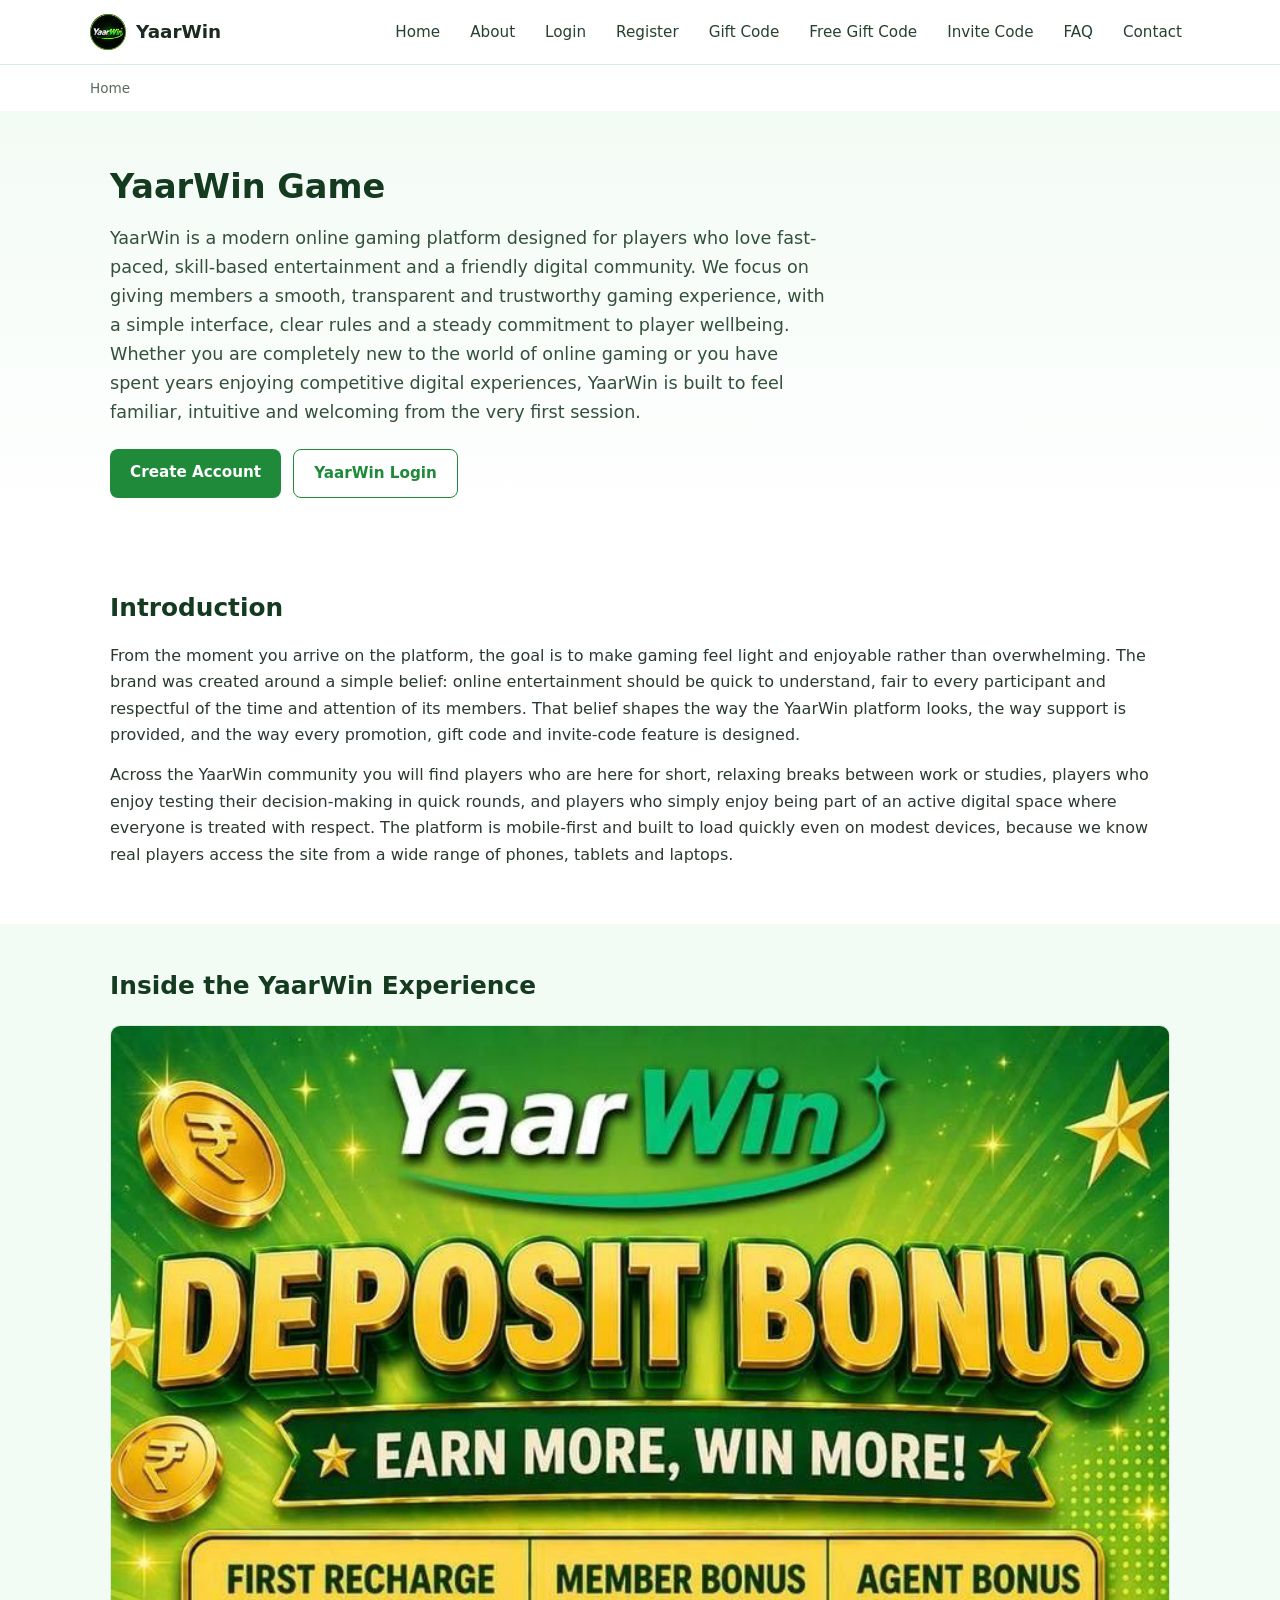
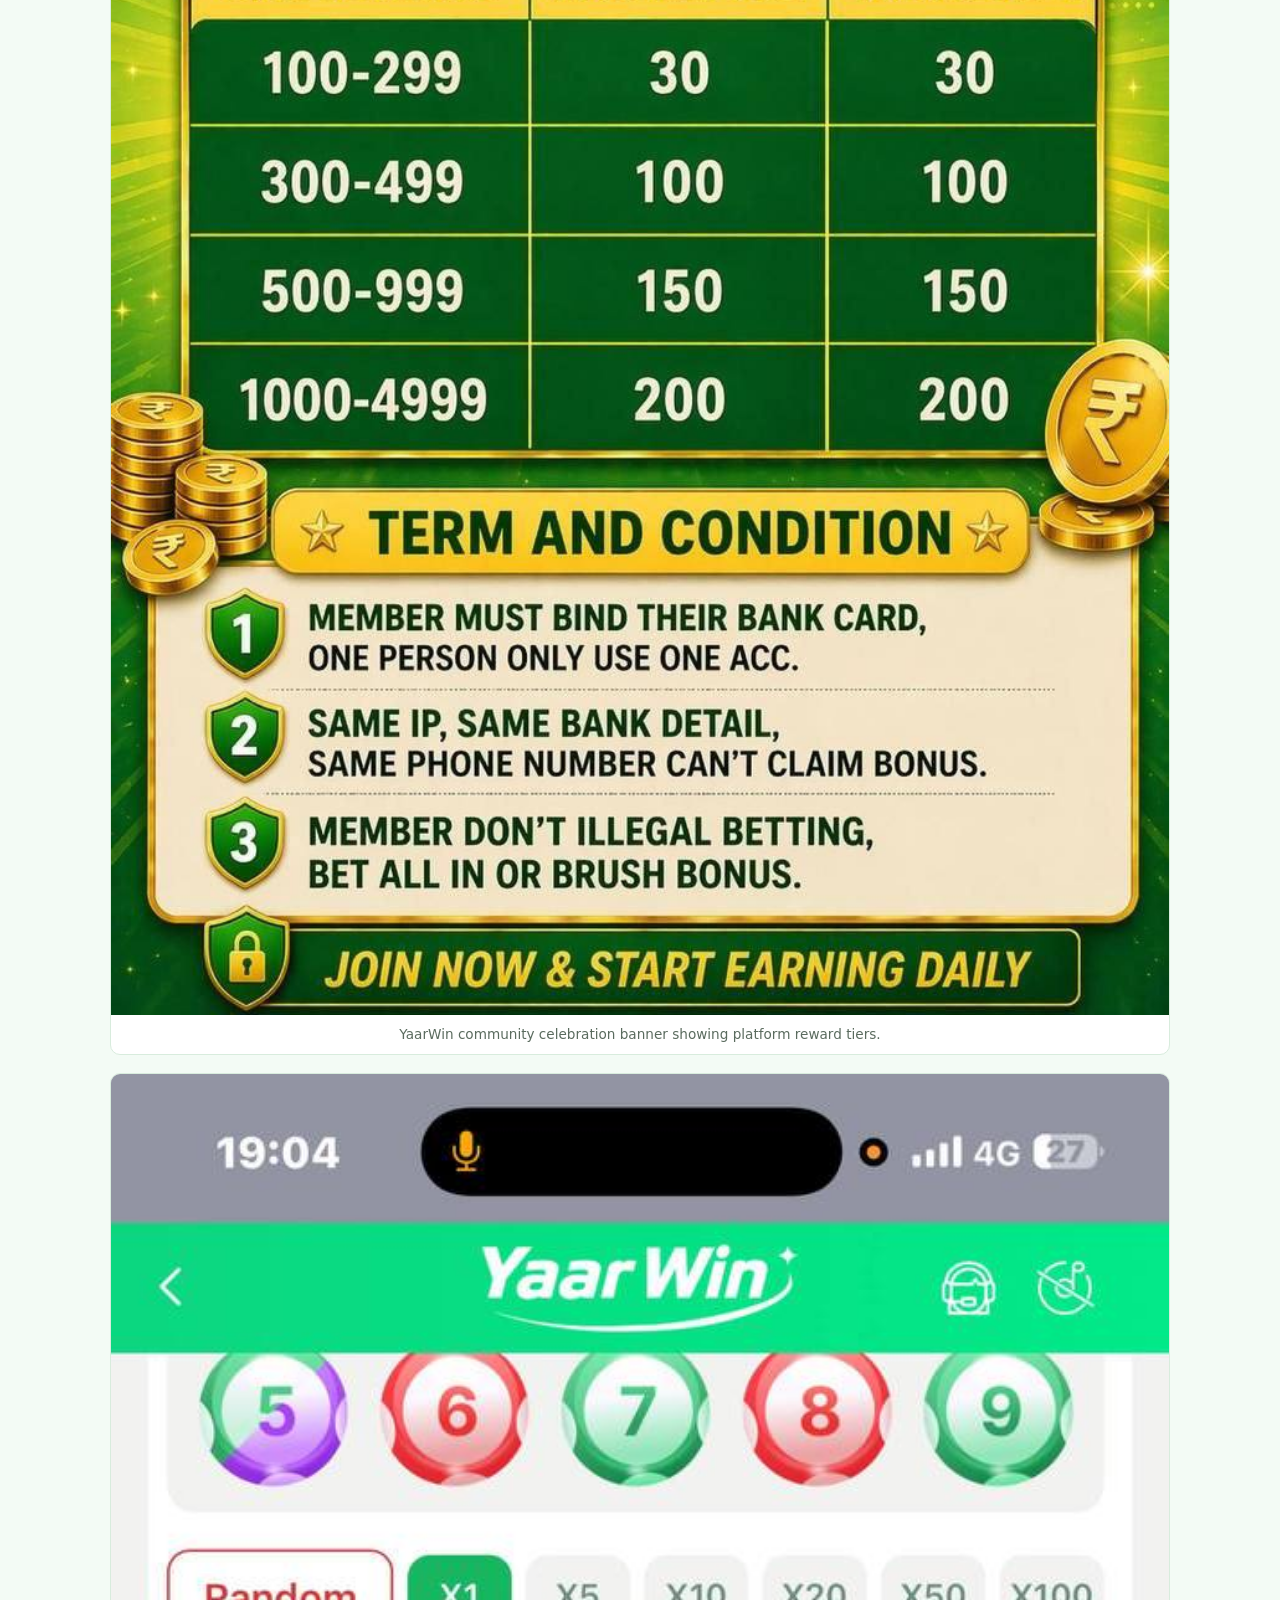
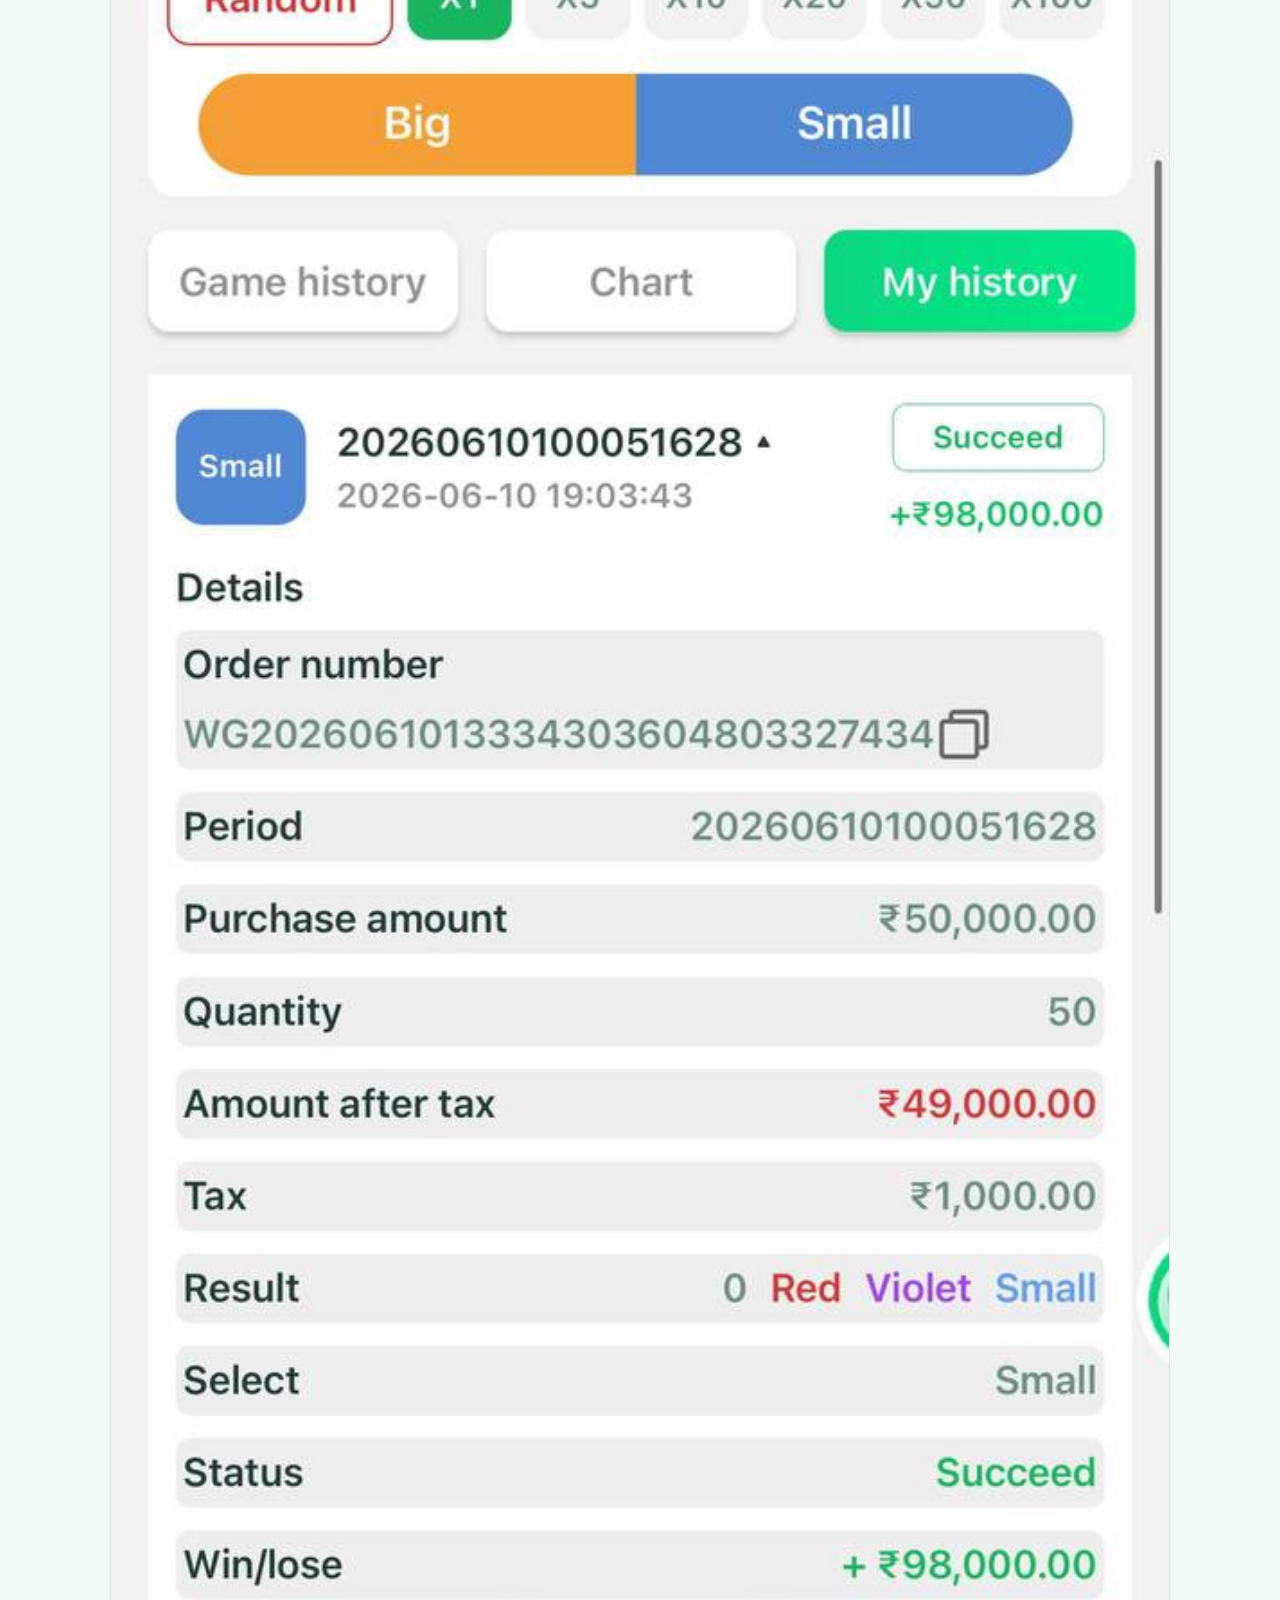
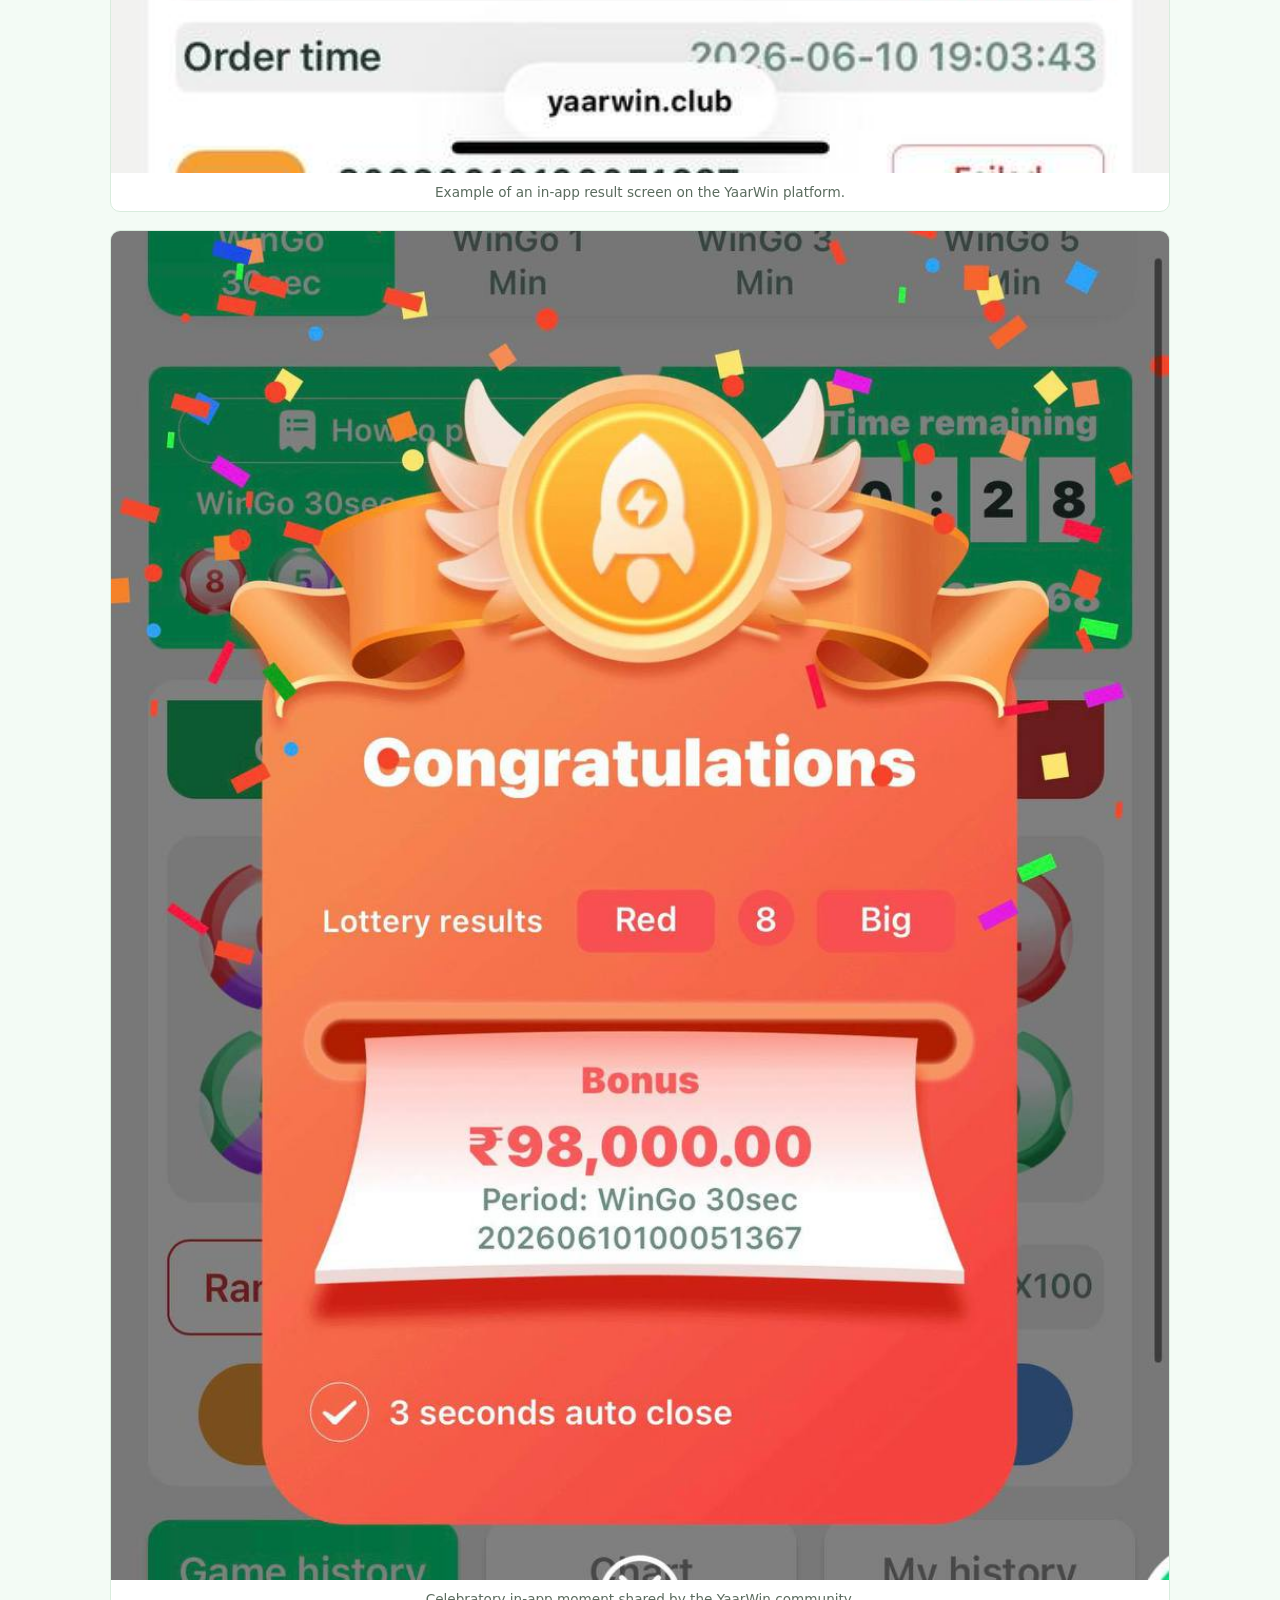
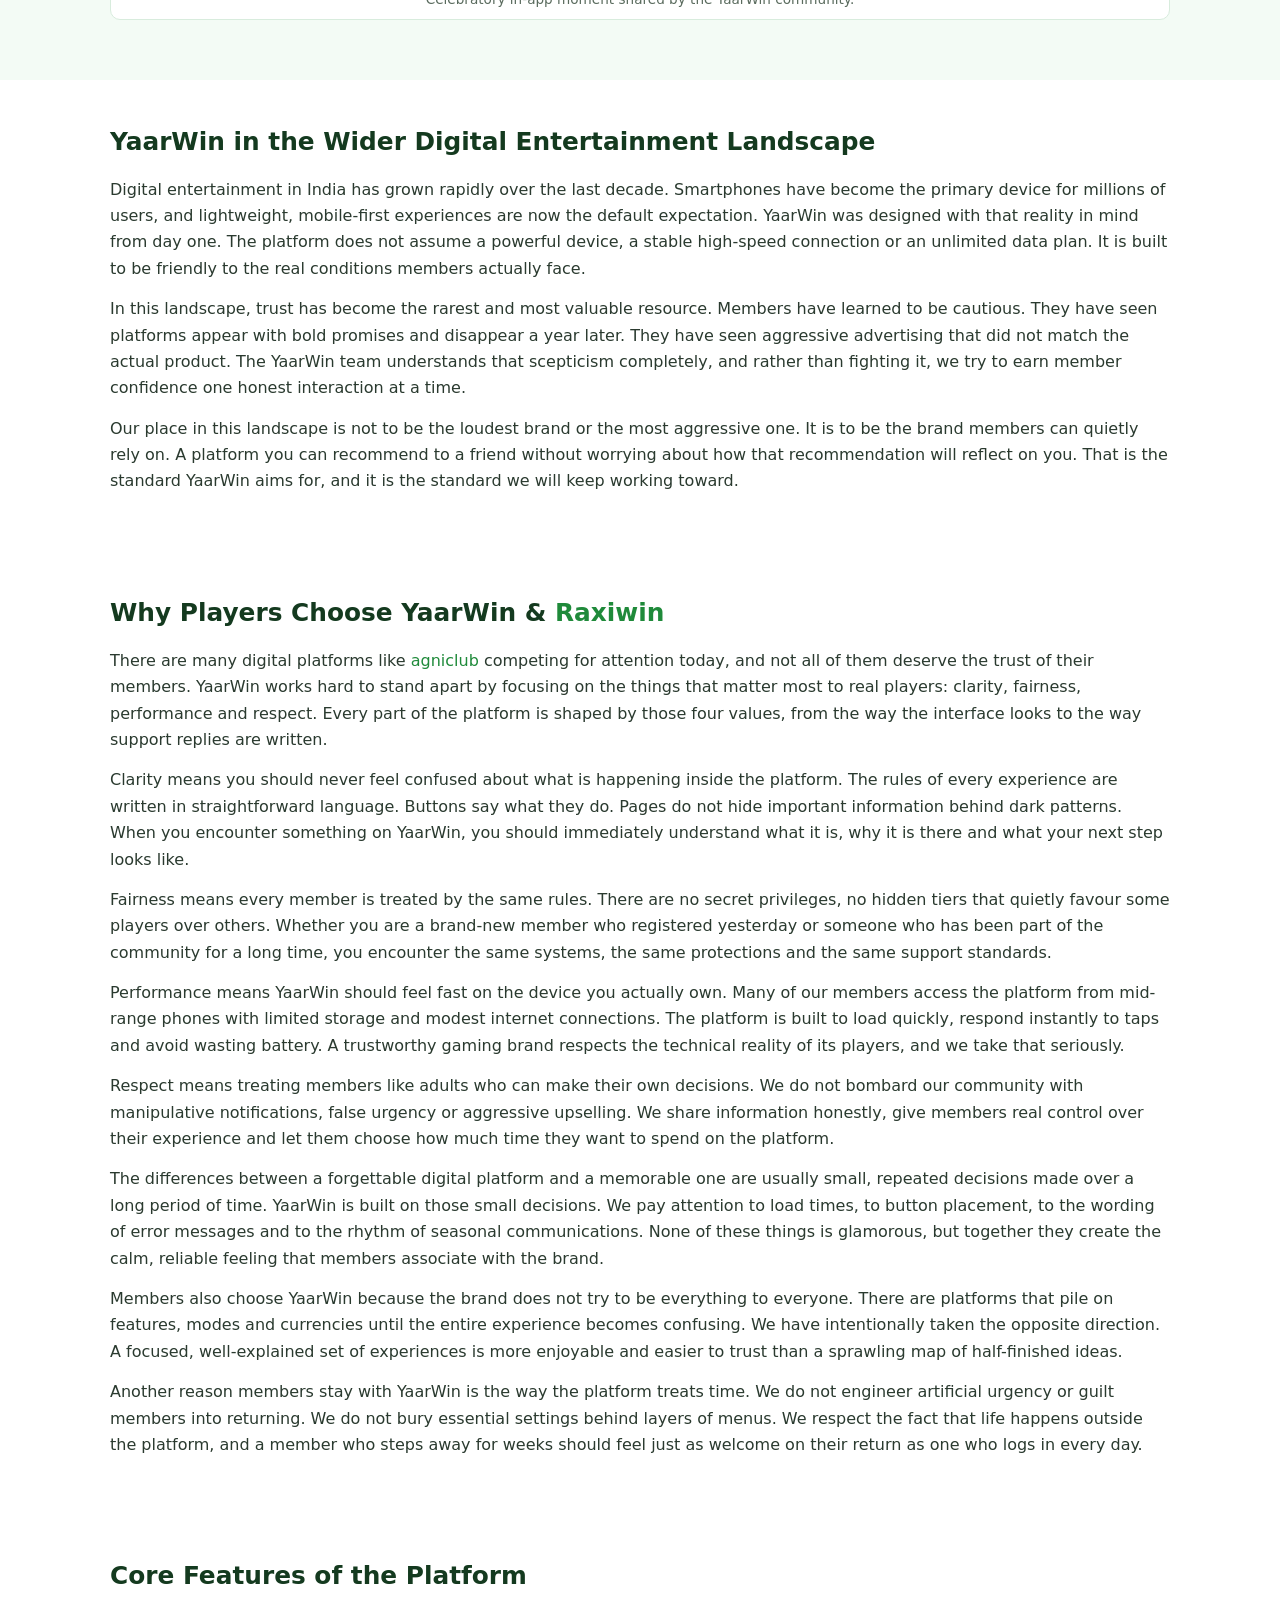
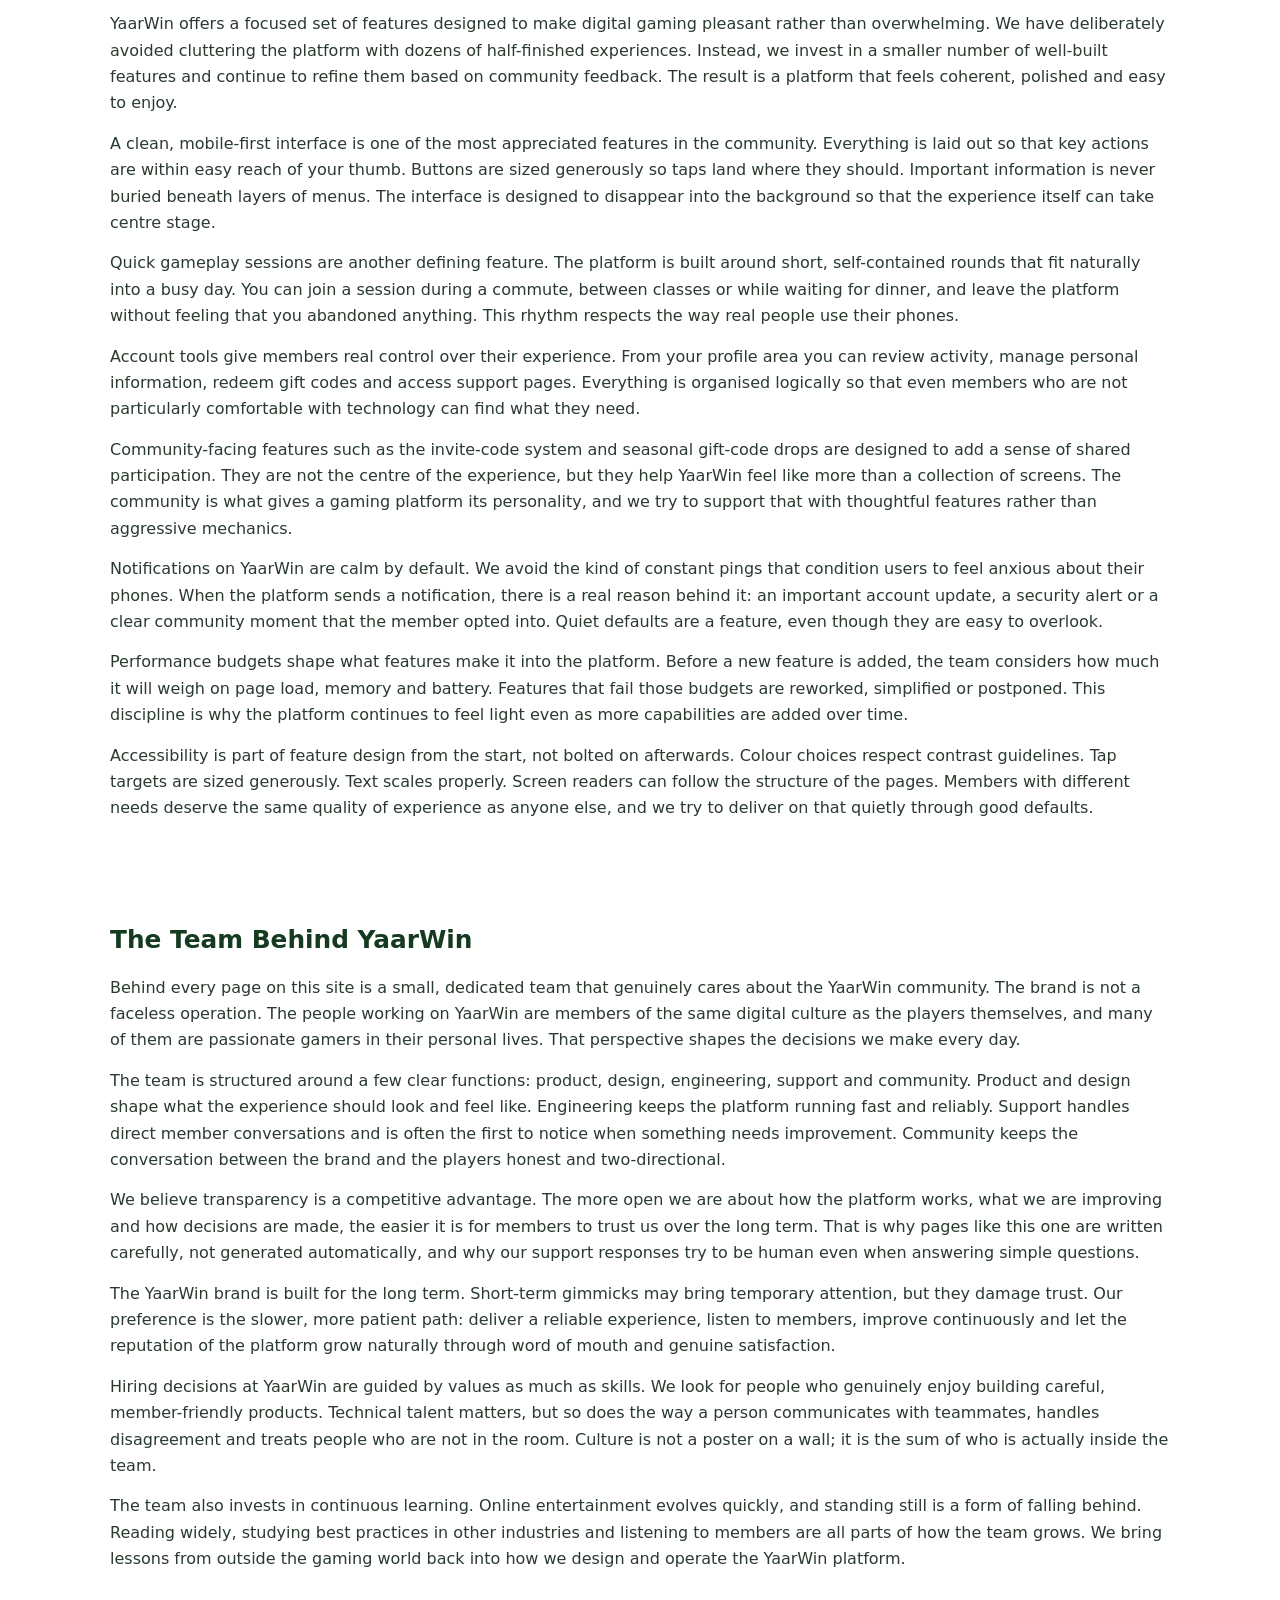
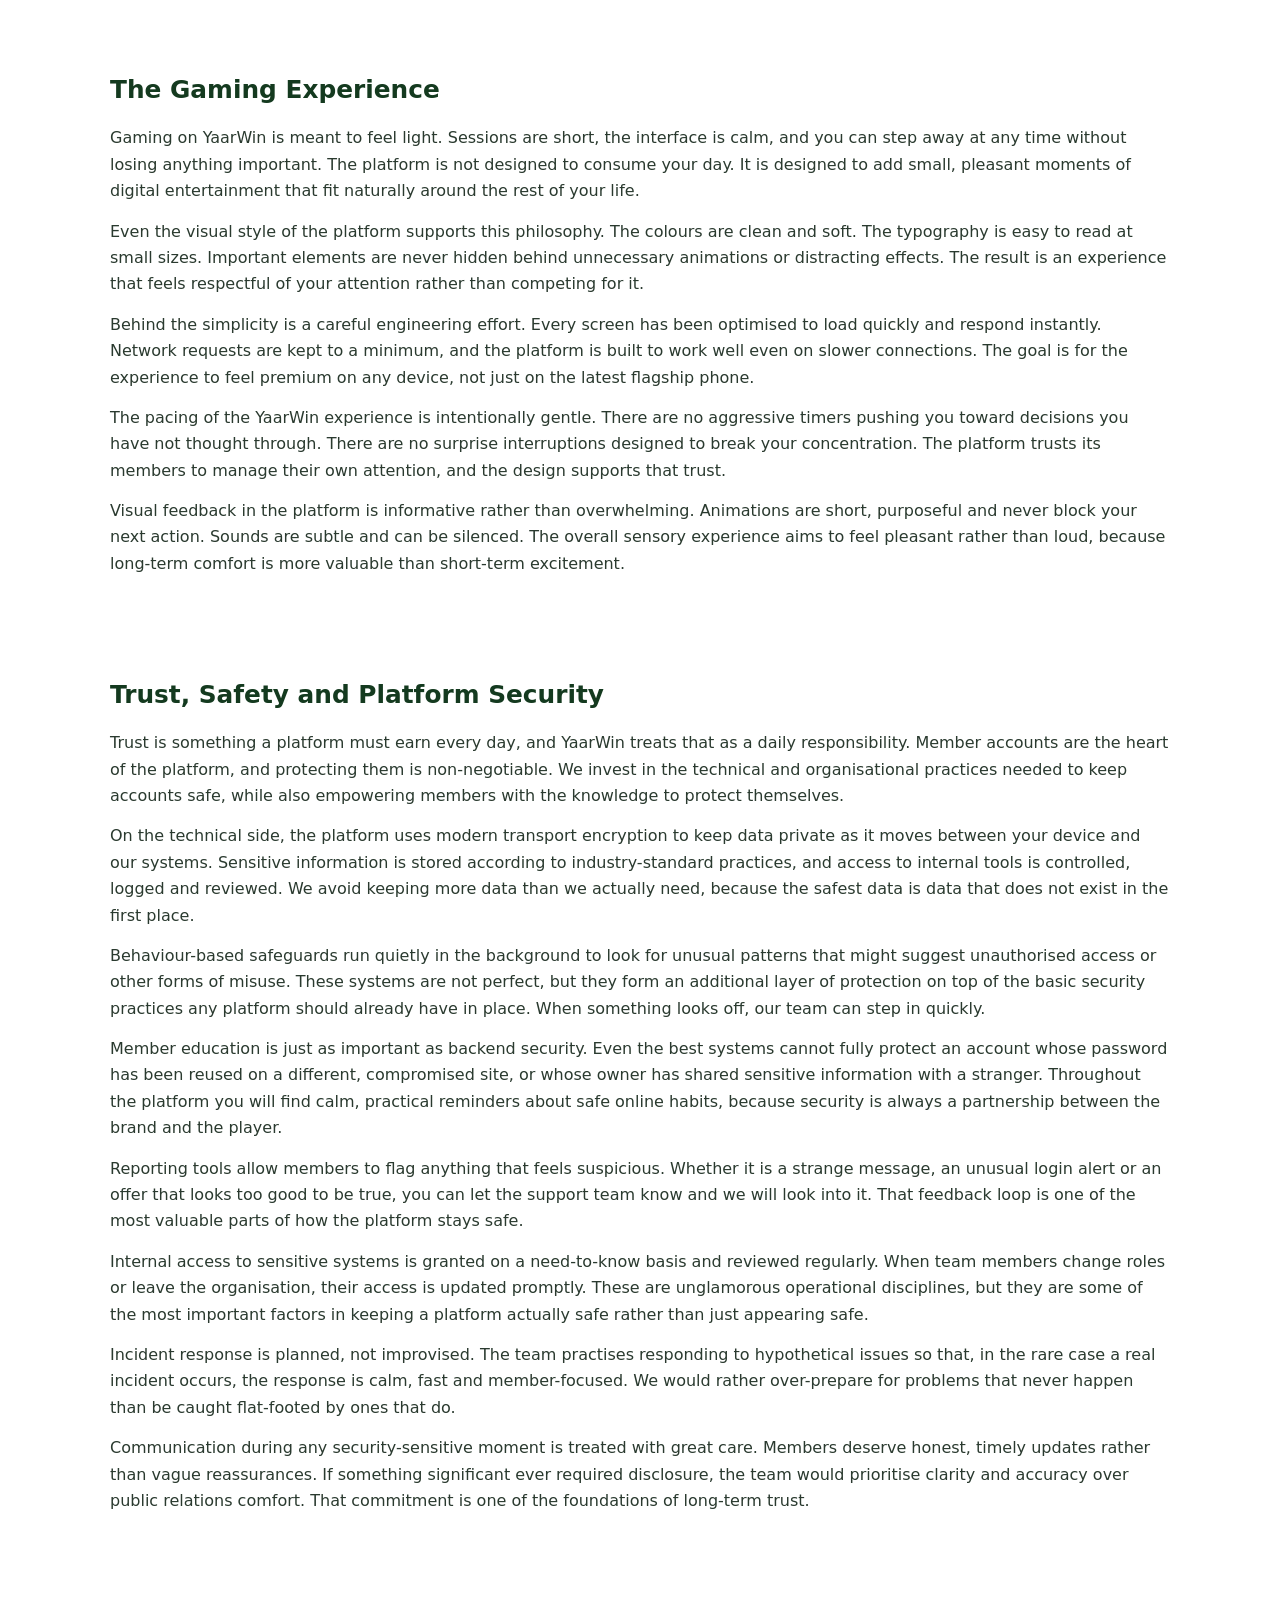
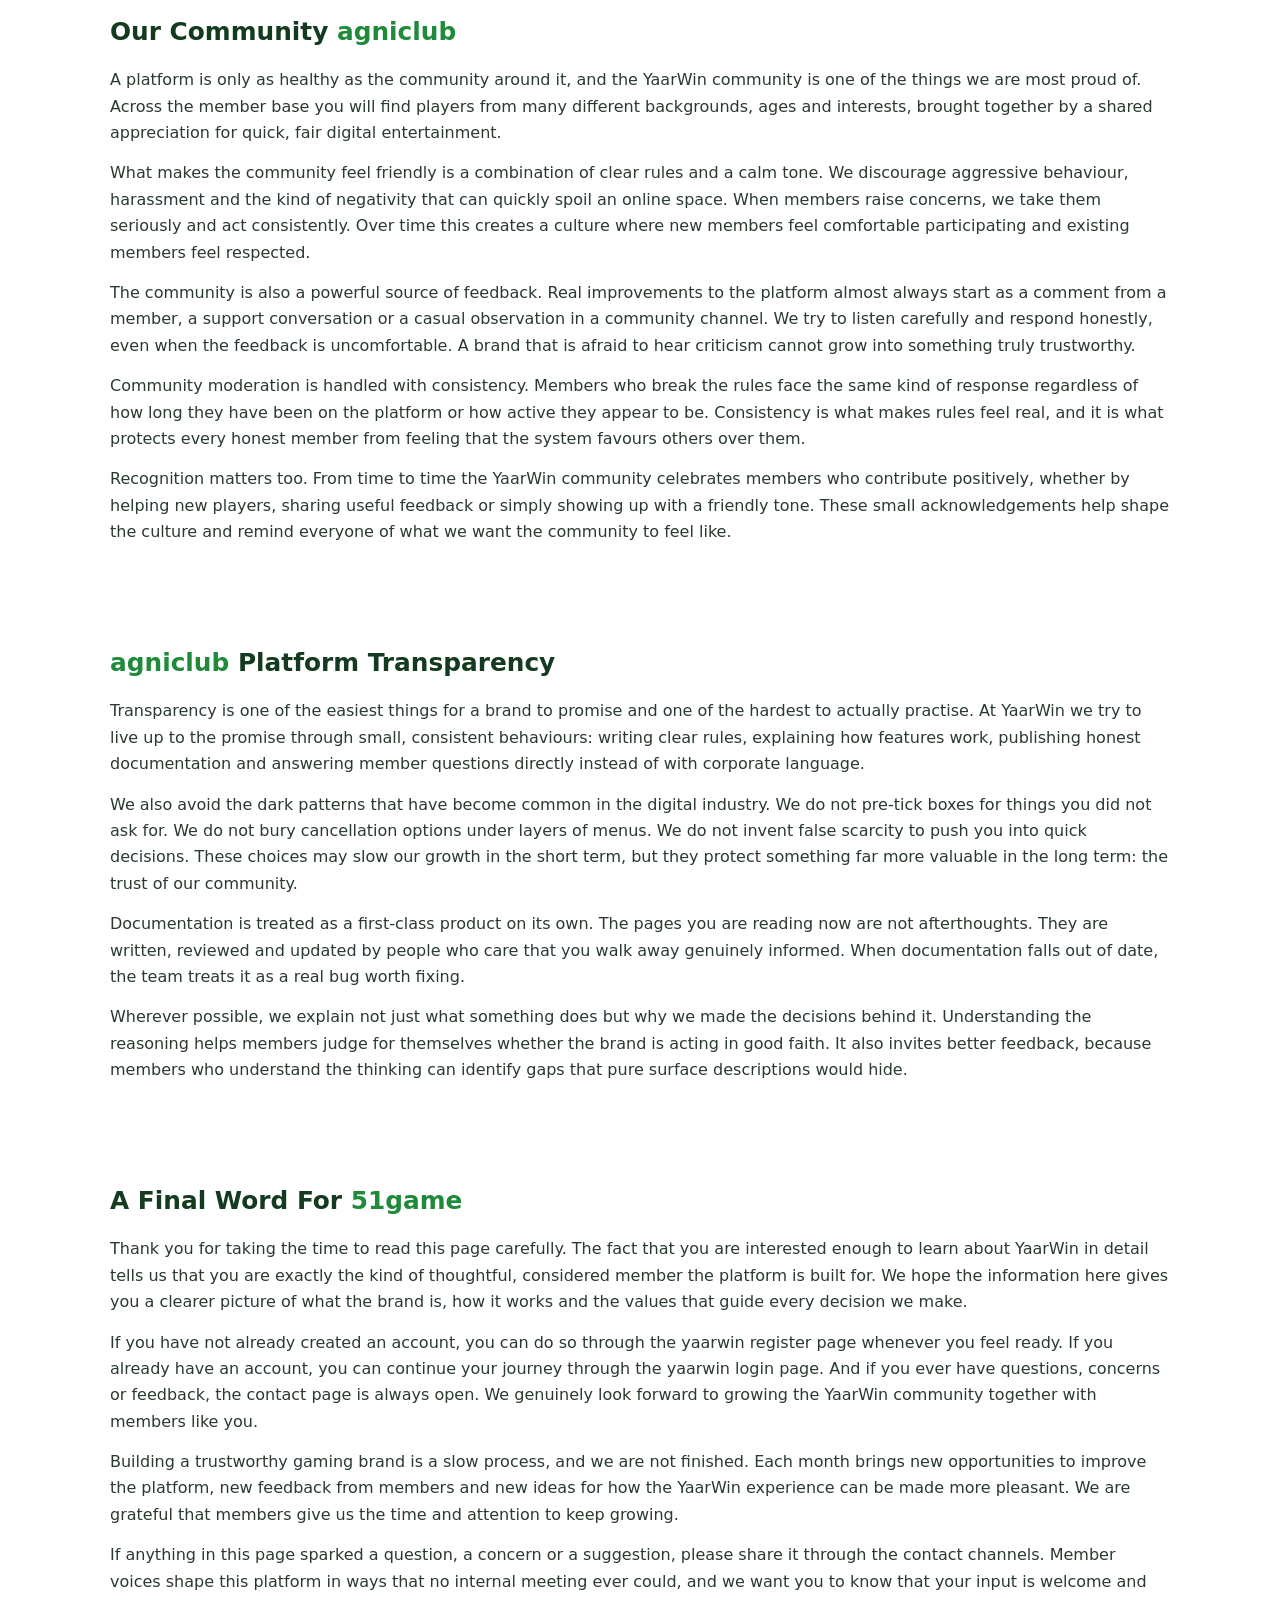
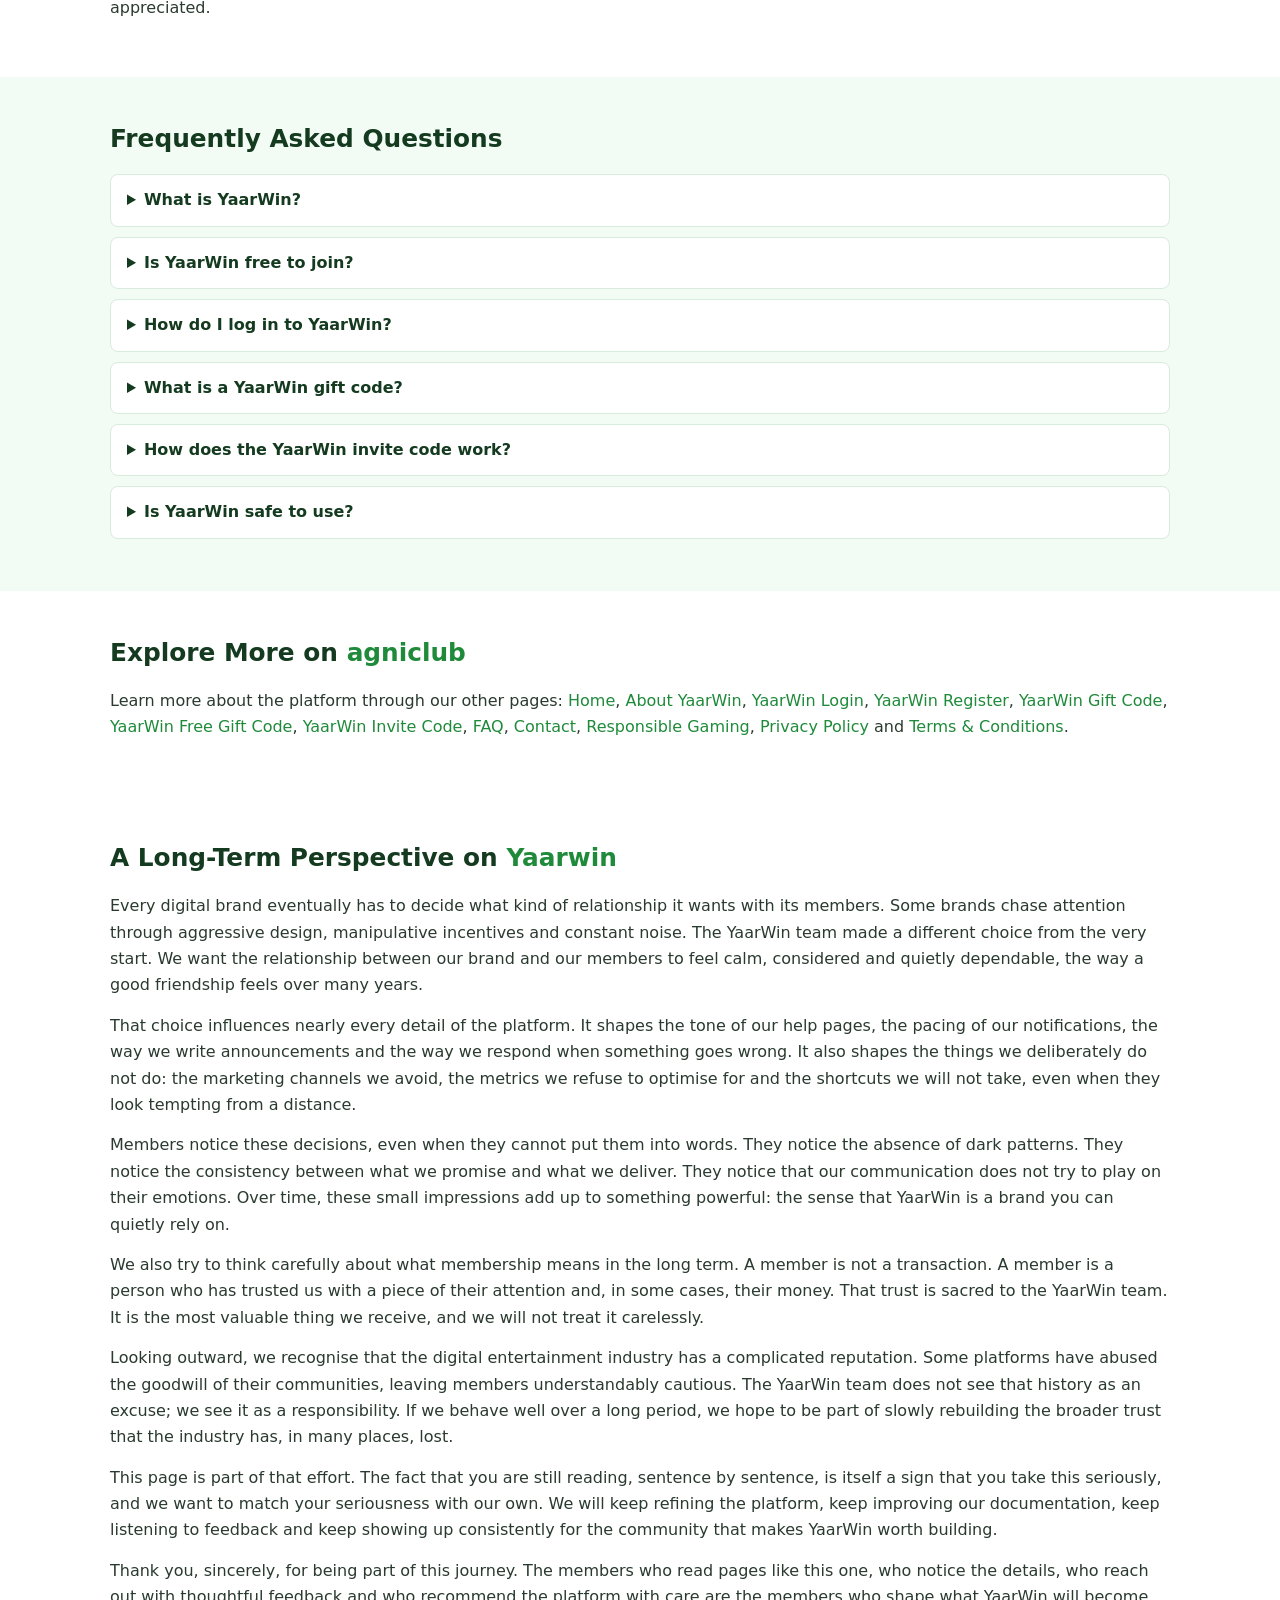
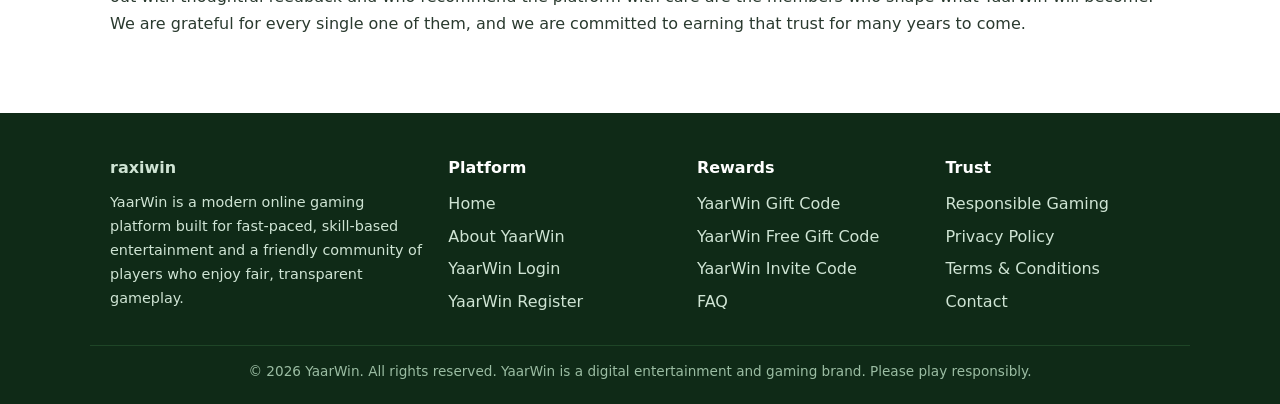
<file: index.html>
<!doctype html>
<html lang="en">
<head>
<meta charset="utf-8">
<meta name="viewport" content="width=device-width,initial-scale=1">
<title>YaarWin Game</title>
<meta name="description" content="YaarWin is a modern online gaming platform built for fast-paced, skill-based entertainment, fair play and a friendly community of players across India.">
<meta name="keywords" content="yaarwin, yaarwin login, yaarwin register, yaarwin gaming, yaarwin platform, yaarwin community">
<meta name="author" content="YaarWin">
<meta name="robots" content="index,follow,max-snippet:-1,max-image-preview:large">
<meta name="theme-color" content="#34c759">
<link rel="canonical" href="https://yaarwinn.live/">
<link rel="icon" type="image/svg+xml" href="/assets/img/favicon.svg">
<link rel="apple-touch-icon" href="/assets/img/yaarwin-logo.jpg">
<link rel="preload" as="style" href="/assets/css/style.css">
<link rel="stylesheet" href="/assets/css/style.css">
<link rel="dns-prefetch" href="//yaarwinn.live">
<meta property="og:type" content="website">
<meta property="og:site_name" content="YaarWin"> 
<meta property="og:title" content="YaarWin — Modern Online Gaming Platform &amp; Trusted Community">
<meta property="og:description" content="YaarWin is a modern online gaming platform built for fast-paced, skill-based entertainment, fair play and a friendly community of players across India.">
<meta property="og:url" content="https://yaarwinn.live/">
<meta property="og:image" content="https://yaarwinn.live/assets/img/yaarwin-logo.jpg">
<meta name="twitter:card" content="summary_large_image">
<meta name="twitter:title" content="YaarWin — Modern Online Gaming Platform &amp; Trusted Community">
<meta name="twitter:description" content="YaarWin is a modern online gaming platform built for fast-paced, skill-based entertainment, fair play and a friendly community of players across India.">
<meta name="twitter:image" content="https://yaarwinn.live/assets/img/yaarwin-logo.jpg">
<script type="application/ld+json">{"@context":"https://schema.org","@type":"Organization","name":"YaarWin","url":"https://yaarwinn.live","logo":"https://yaarwinn.live/assets/img/yaarwin-logo.jpg","sameAs":[],"description":"YaarWin is a modern online gaming platform offering fast-paced, skill-based entertainment and a trusted community for players."}</script>
<script type="application/ld+json">{"@context":"https://schema.org","@type":"WebSite","name":"YaarWin","url":"https://yaarwinn.live"}</script>
<script type="application/ld+json">{"@context":"https://schema.org","@type":"WebPage","name":"YaarWin \u2014 Modern Online Gaming Platform & Trusted Community","description":"YaarWin is a modern online gaming platform built for fast-paced, skill-based entertainment, fair play and a friendly community of players across India.","url":"https://yaarwinn.live/","inLanguage":"en"}</script>
<script type="application/ld+json">{"@context":"https://schema.org","@type":"ImageObject","url":"https://yaarwinn.live/assets/img/yaarwin-logo.jpg","caption":"YaarWin official logo"}</script>
</head>
<body>
<header class="site-header">
<div class="container nav">
<a class="brand" href="/" aria-label="YaarWin home"><img src="/assets/img/yaarwin-logo.jpg" alt="YaarWin logo" width="36" height="36" loading="eager" decoding="async"><span>YaarWin</span></a>
<nav aria-label="Primary"><ul>
<li><a href="/">Home</a></li><li><a href="/about.html">About</a></li><li><a href="/login.html">Login</a></li><li><a href="/register.html">Register</a></li><li><a href="/giftcode.html">Gift Code</a></li><li><a href="/free-giftcode.html">Free Gift Code</a></li><li><a href="/invite-code.html">Invite Code</a></li><li><a href="/faq.html">FAQ</a></li><li><a href="/contact.html">Contact</a></li>
</ul></nav>
</div>
</header>

<div class="container breadcrumbs"><span aria-current="page">Home</span></div><script type="application/ld+json">{"@context":"https://schema.org","@type":"BreadcrumbList","itemListElement":[{"@type":"ListItem","position":1,"name":"Home","item":"https://yaarwinn.live/"}]}</script>
<section class="hero"><div class="container"><h1>YaarWin Game</h1><p class="lede">YaarWin is a modern online gaming platform designed for players who love fast-paced, skill-based entertainment and a friendly digital community. We focus on giving members a smooth, transparent and trustworthy gaming experience, with a simple interface, clear rules and a steady commitment to player wellbeing. Whether you are completely new to the world of online gaming or you have spent years enjoying competitive digital experiences, YaarWin is built to feel familiar, intuitive and welcoming from the very first session.</p><div class="cta"><a class="btn" href="/register.html">Create Account</a> <a class="btn btn-outline" href="/login.html">YaarWin Login</a></div></div></section>
<section><div class="container"><h2>Introduction</h2><p>From the moment you arrive on the platform, the goal is to make gaming feel light and enjoyable rather than overwhelming. The brand was created around a simple belief: online entertainment should be quick to understand, fair to every participant and respectful of the time and attention of its members. That belief shapes the way the YaarWin platform looks, the way support is provided, and the way every promotion, gift code and invite-code feature is designed.</p>
<p>Across the YaarWin community you will find players who are here for short, relaxing breaks between work or studies, players who enjoy testing their decision-making in quick rounds, and players who simply enjoy being part of an active digital space where everyone is treated with respect. The platform is mobile-first and built to load quickly even on modest devices, because we know real players access the site from a wide range of phones, tablets and laptops.</p></div></section>
<section class="bg-soft"><div class="container"><h2>Inside the YaarWin Experience</h2><figure class="image-block"><img src="/assets/img/deposit-bonus.jpg" alt="YaarWin community celebration banner showing platform reward tiers." loading="lazy" decoding="async"><figcaption>YaarWin community celebration banner showing platform reward tiers.</figcaption></figure>
<figure class="image-block"><img src="/assets/img/wingo-win.jpg" alt="Example of an in-app result screen on the YaarWin platform." loading="lazy" decoding="async"><figcaption>Example of an in-app result screen on the YaarWin platform.</figcaption></figure>
<figure class="image-block"><img src="/assets/img/congratulations.jpg" alt="Celebratory in-app moment shared by the YaarWin community." loading="lazy" decoding="async"><figcaption>Celebratory in-app moment shared by the YaarWin community.</figcaption></figure></div></section>
<section><div class="container"><h2>YaarWin in the Wider Digital Entertainment Landscape</h2><p>Digital entertainment in India has grown rapidly over the last decade. Smartphones have become the primary device for millions of users, and lightweight, mobile-first experiences are now the default expectation. YaarWin was designed with that reality in mind from day one. The platform does not assume a powerful device, a stable high-speed connection or an unlimited data plan. It is built to be friendly to the real conditions members actually face.</p>
<p>In this landscape, trust has become the rarest and most valuable resource. Members have learned to be cautious. They have seen platforms appear with bold promises and disappear a year later. They have seen aggressive advertising that did not match the actual product. The YaarWin team understands that scepticism completely, and rather than fighting it, we try to earn member confidence one honest interaction at a time.</p>
<p>Our place in this landscape is not to be the loudest brand or the most aggressive one. It is to be the brand members can quietly rely on. A platform you can recommend to a friend without worrying about how that recommendation will reflect on you. That is the standard YaarWin aims for, and it is the standard we will keep working toward.</p></div></section>
<section><div class="container"><h2>Why Players Choose YaarWin & <a href="https://raxiwingames.games/">Raxiwin</a></h2><p>There are many digital platforms like <a href="https://agniclublogin.app/">agniclub</a> competing for attention today, and not all of them deserve the trust of their members. YaarWin works hard to stand apart by focusing on the things that matter most to real players: clarity, fairness, performance and respect. Every part of the platform is shaped by those four values, from the way the interface looks to the way support replies are written.</p>
<p>Clarity means you should never feel confused about what is happening inside the platform. The rules of every experience are written in straightforward language. Buttons say what they do. Pages do not hide important information behind dark patterns. When you encounter something on YaarWin, you should immediately understand what it is, why it is there and what your next step looks like.</p>
<p>Fairness means every member is treated by the same rules. There are no secret privileges, no hidden tiers that quietly favour some players over others. Whether you are a brand-new member who registered yesterday or someone who has been part of the community for a long time, you encounter the same systems, the same protections and the same support standards.</p>
<p>Performance means YaarWin should feel fast on the device you actually own. Many of our members access the platform from mid-range phones with limited storage and modest internet connections. The platform is built to load quickly, respond instantly to taps and avoid wasting battery. A trustworthy gaming brand respects the technical reality of its players, and we take that seriously.</p>
<p>Respect means treating members like adults who can make their own decisions. We do not bombard our community with manipulative notifications, false urgency or aggressive upselling. We share information honestly, give members real control over their experience and let them choose how much time they want to spend on the platform.</p>
<p>The differences between a forgettable digital platform and a memorable one are usually small, repeated decisions made over a long period of time. YaarWin is built on those small decisions. We pay attention to load times, to button placement, to the wording of error messages and to the rhythm of seasonal communications. None of these things is glamorous, but together they create the calm, reliable feeling that members associate with the brand.</p>
<p>Members also choose YaarWin because the brand does not try to be everything to everyone. There are platforms that pile on features, modes and currencies until the entire experience becomes confusing. We have intentionally taken the opposite direction. A focused, well-explained set of experiences is more enjoyable and easier to trust than a sprawling map of half-finished ideas.</p>
<p>Another reason members stay with YaarWin is the way the platform treats time. We do not engineer artificial urgency or guilt members into returning. We do not bury essential settings behind layers of menus. We respect the fact that life happens outside the platform, and a member who steps away for weeks should feel just as welcome on their return as one who logs in every day.</p></div></section>
<section><div class="container"><h2>Core Features of the Platform</h2><p>YaarWin offers a focused set of features designed to make digital gaming pleasant rather than overwhelming. We have deliberately avoided cluttering the platform with dozens of half-finished experiences. Instead, we invest in a smaller number of well-built features and continue to refine them based on community feedback. The result is a platform that feels coherent, polished and easy to enjoy.</p>
<p>A clean, mobile-first interface is one of the most appreciated features in the community. Everything is laid out so that key actions are within easy reach of your thumb. Buttons are sized generously so taps land where they should. Important information is never buried beneath layers of menus. The interface is designed to disappear into the background so that the experience itself can take centre stage.</p>
<p>Quick gameplay sessions are another defining feature. The platform is built around short, self-contained rounds that fit naturally into a busy day. You can join a session during a commute, between classes or while waiting for dinner, and leave the platform without feeling that you abandoned anything. This rhythm respects the way real people use their phones.</p>
<p>Account tools give members real control over their experience. From your profile area you can review activity, manage personal information, redeem gift codes and access support pages. Everything is organised logically so that even members who are not particularly comfortable with technology can find what they need.</p>
<p>Community-facing features such as the invite-code system and seasonal gift-code drops are designed to add a sense of shared participation. They are not the centre of the experience, but they help YaarWin feel like more than a collection of screens. The community is what gives a gaming platform its personality, and we try to support that with thoughtful features rather than aggressive mechanics.</p>
<p>Notifications on YaarWin are calm by default. We avoid the kind of constant pings that condition users to feel anxious about their phones. When the platform sends a notification, there is a real reason behind it: an important account update, a security alert or a clear community moment that the member opted into. Quiet defaults are a feature, even though they are easy to overlook.</p>
<p>Performance budgets shape what features make it into the platform. Before a new feature is added, the team considers how much it will weigh on page load, memory and battery. Features that fail those budgets are reworked, simplified or postponed. This discipline is why the platform continues to feel light even as more capabilities are added over time.</p>
<p>Accessibility is part of feature design from the start, not bolted on afterwards. Colour choices respect contrast guidelines. Tap targets are sized generously. Text scales properly. Screen readers can follow the structure of the pages. Members with different needs deserve the same quality of experience as anyone else, and we try to deliver on that quietly through good defaults.</p></div></section>
<section><div class="container"><h2>The Team Behind YaarWin</h2><p>Behind every page on this site is a small, dedicated team that genuinely cares about the YaarWin community. The brand is not a faceless operation. The people working on YaarWin are members of the same digital culture as the players themselves, and many of them are passionate gamers in their personal lives. That perspective shapes the decisions we make every day.</p>
<p>The team is structured around a few clear functions: product, design, engineering, support and community. Product and design shape what the experience should look and feel like. Engineering keeps the platform running fast and reliably. Support handles direct member conversations and is often the first to notice when something needs improvement. Community keeps the conversation between the brand and the players honest and two-directional.</p>
<p>We believe transparency is a competitive advantage. The more open we are about how the platform works, what we are improving and how decisions are made, the easier it is for members to trust us over the long term. That is why pages like this one are written carefully, not generated automatically, and why our support responses try to be human even when answering simple questions.</p>
<p>The YaarWin brand is built for the long term. Short-term gimmicks may bring temporary attention, but they damage trust. Our preference is the slower, more patient path: deliver a reliable experience, listen to members, improve continuously and let the reputation of the platform grow naturally through word of mouth and genuine satisfaction.</p>
<p>Hiring decisions at YaarWin are guided by values as much as skills. We look for people who genuinely enjoy building careful, member-friendly products. Technical talent matters, but so does the way a person communicates with teammates, handles disagreement and treats people who are not in the room. Culture is not a poster on a wall; it is the sum of who is actually inside the team.</p>
<p>The team also invests in continuous learning. Online entertainment evolves quickly, and standing still is a form of falling behind. Reading widely, studying best practices in other industries and listening to members are all parts of how the team grows. We bring lessons from outside the gaming world back into how we design and operate the YaarWin platform.</p></div></section>
<section><div class="container"><h2>The Gaming Experience</h2><p>Gaming on YaarWin is meant to feel light. Sessions are short, the interface is calm, and you can step away at any time without losing anything important. The platform is not designed to consume your day. It is designed to add small, pleasant moments of digital entertainment that fit naturally around the rest of your life.</p>
<p>Even the visual style of the platform supports this philosophy. The colours are clean and soft. The typography is easy to read at small sizes. Important elements are never hidden behind unnecessary animations or distracting effects. The result is an experience that feels respectful of your attention rather than competing for it.</p>
<p>Behind the simplicity is a careful engineering effort. Every screen has been optimised to load quickly and respond instantly. Network requests are kept to a minimum, and the platform is built to work well even on slower connections. The goal is for the experience to feel premium on any device, not just on the latest flagship phone.</p>
<p>The pacing of the YaarWin experience is intentionally gentle. There are no aggressive timers pushing you toward decisions you have not thought through. There are no surprise interruptions designed to break your concentration. The platform trusts its members to manage their own attention, and the design supports that trust.</p>
<p>Visual feedback in the platform is informative rather than overwhelming. Animations are short, purposeful and never block your next action. Sounds are subtle and can be silenced. The overall sensory experience aims to feel pleasant rather than loud, because long-term comfort is more valuable than short-term excitement.</p></div></section>
<section><div class="container"><h2>Trust, Safety and Platform Security</h2><p>Trust is something a platform must earn every day, and YaarWin treats that as a daily responsibility. Member accounts are the heart of the platform, and protecting them is non-negotiable. We invest in the technical and organisational practices needed to keep accounts safe, while also empowering members with the knowledge to protect themselves.</p>
<p>On the technical side, the platform uses modern transport encryption to keep data private as it moves between your device and our systems. Sensitive information is stored according to industry-standard practices, and access to internal tools is controlled, logged and reviewed. We avoid keeping more data than we actually need, because the safest data is data that does not exist in the first place.</p>
<p>Behaviour-based safeguards run quietly in the background to look for unusual patterns that might suggest unauthorised access or other forms of misuse. These systems are not perfect, but they form an additional layer of protection on top of the basic security practices any platform should already have in place. When something looks off, our team can step in quickly.</p>
<p>Member education is just as important as backend security. Even the best systems cannot fully protect an account whose password has been reused on a different, compromised site, or whose owner has shared sensitive information with a stranger. Throughout the platform you will find calm, practical reminders about safe online habits, because security is always a partnership between the brand and the player.</p>
<p>Reporting tools allow members to flag anything that feels suspicious. Whether it is a strange message, an unusual login alert or an offer that looks too good to be true, you can let the support team know and we will look into it. That feedback loop is one of the most valuable parts of how the platform stays safe.</p>
<p>Internal access to sensitive systems is granted on a need-to-know basis and reviewed regularly. When team members change roles or leave the organisation, their access is updated promptly. These are unglamorous operational disciplines, but they are some of the most important factors in keeping a platform actually safe rather than just appearing safe.</p>
<p>Incident response is planned, not improvised. The team practises responding to hypothetical issues so that, in the rare case a real incident occurs, the response is calm, fast and member-focused. We would rather over-prepare for problems that never happen than be caught flat-footed by ones that do.</p>
<p>Communication during any security-sensitive moment is treated with great care. Members deserve honest, timely updates rather than vague reassurances. If something significant ever required disclosure, the team would prioritise clarity and accuracy over public relations comfort. That commitment is one of the foundations of long-term trust.</p></div></section>
<section><div class="container"><h2>Our Community <a href="https://agniclubs.org/">agniclub</a></h2><p>A platform is only as healthy as the community around it, and the YaarWin community is one of the things we are most proud of. Across the member base you will find players from many different backgrounds, ages and interests, brought together by a shared appreciation for quick, fair digital entertainment.</p>
<p>What makes the community feel friendly is a combination of clear rules and a calm tone. We discourage aggressive behaviour, harassment and the kind of negativity that can quickly spoil an online space. When members raise concerns, we take them seriously and act consistently. Over time this creates a culture where new members feel comfortable participating and existing members feel respected.</p>
<p>The community is also a powerful source of feedback. Real improvements to the platform almost always start as a comment from a member, a support conversation or a casual observation in a community channel. We try to listen carefully and respond honestly, even when the feedback is uncomfortable. A brand that is afraid to hear criticism cannot grow into something truly trustworthy.</p>
<p>Community moderation is handled with consistency. Members who break the rules face the same kind of response regardless of how long they have been on the platform or how active they appear to be. Consistency is what makes rules feel real, and it is what protects every honest member from feeling that the system favours others over them.</p>
<p>Recognition matters too. From time to time the YaarWin community celebrates members who contribute positively, whether by helping new players, sharing useful feedback or simply showing up with a friendly tone. These small acknowledgements help shape the culture and remind everyone of what we want the community to feel like.</p></div></section>
<section><div class="container"><h2><a href="https://agniclublogin.com/">agniclub</a> Platform Transparency</h2><p>Transparency is one of the easiest things for a brand to promise and one of the hardest to actually practise. At YaarWin we try to live up to the promise through small, consistent behaviours: writing clear rules, explaining how features work, publishing honest documentation and answering member questions directly instead of with corporate language.</p>
<p>We also avoid the dark patterns that have become common in the digital industry. We do not pre-tick boxes for things you did not ask for. We do not bury cancellation options under layers of menus. We do not invent false scarcity to push you into quick decisions. These choices may slow our growth in the short term, but they protect something far more valuable in the long term: the trust of our community.</p>
<p>Documentation is treated as a first-class product on its own. The pages you are reading now are not afterthoughts. They are written, reviewed and updated by people who care that you walk away genuinely informed. When documentation falls out of date, the team treats it as a real bug worth fixing.</p>
<p>Wherever possible, we explain not just what something does but why we made the decisions behind it. Understanding the reasoning helps members judge for themselves whether the brand is acting in good faith. It also invites better feedback, because members who understand the thinking can identify gaps that pure surface descriptions would hide.</p></div></section>
<section><div class="container"><h2>A Final Word For <a href="https://51gamelogin.app/">51game</a></h2><p>Thank you for taking the time to read this page carefully. The fact that you are interested enough to learn about YaarWin in detail tells us that you are exactly the kind of thoughtful, considered member the platform is built for. We hope the information here gives you a clearer picture of what the brand is, how it works and the values that guide every decision we make.</p>
<p>If you have not already created an account, you can do so through the yaarwin register page whenever you feel ready. If you already have an account, you can continue your journey through the yaarwin login page. And if you ever have questions, concerns or feedback, the contact page is always open. We genuinely look forward to growing the YaarWin community together with members like you.</p>
<p>Building a trustworthy gaming brand is a slow process, and we are not finished. Each month brings new opportunities to improve the platform, new feedback from members and new ideas for how the YaarWin experience can be made more pleasant. We are grateful that members give us the time and attention to keep growing.</p>
<p>If anything in this page sparked a question, a concern or a suggestion, please share it through the contact channels. Member voices shape this platform in ways that no internal meeting ever could, and we want you to know that your input is welcome and appreciated.</p></div></section>
<section class="bg-soft"><div class="container"><h2>Frequently Asked Questions</h2><div class="faq"><details><summary>What is YaarWin?</summary><p>YaarWin is a modern online gaming platform offering fast-paced, skill-based digital entertainment alongside a friendly, growing community of players.</p></details>
<details><summary>Is YaarWin free to join?</summary><p>Yes. Creating a YaarWin account through the yaarwin register page is free and only takes a minute.</p></details>
<details><summary>How do I log in to YaarWin?</summary><p>You can log in any time from the yaarwin login page using your registered phone number and password.</p></details>
<details><summary>What is a YaarWin gift code?</summary><p>A YaarWin gift code is a short, time-limited reward string occasionally released by the platform to thank the community.</p></details>
<details><summary>How does the YaarWin invite code work?</summary><p>Every member has a unique yaarwin invite code that can be shared with friends during the yaarwin register flow.</p></details>
<details><summary>Is YaarWin safe to use?</summary><p>YaarWin uses modern security practices, supports member education and treats account protection as a core responsibility.</p></details></div><script type="application/ld+json">{"@context":"https://schema.org","@type":"FAQPage","mainEntity":[{"@type":"Question","name":"What is YaarWin?","acceptedAnswer":{"@type":"Answer","text":"YaarWin is a modern online gaming platform offering fast-paced, skill-based digital entertainment alongside a friendly, growing community of players."}},{"@type":"Question","name":"Is YaarWin free to join?","acceptedAnswer":{"@type":"Answer","text":"Yes. Creating a YaarWin account through the yaarwin register page is free and only takes a minute."}},{"@type":"Question","name":"How do I log in to YaarWin?","acceptedAnswer":{"@type":"Answer","text":"You can log in any time from the yaarwin login page using your registered phone number and password."}},{"@type":"Question","name":"What is a YaarWin gift code?","acceptedAnswer":{"@type":"Answer","text":"A YaarWin gift code is a short, time-limited reward string occasionally released by the platform to thank the community."}},{"@type":"Question","name":"How does the YaarWin invite code work?","acceptedAnswer":{"@type":"Answer","text":"Every member has a unique yaarwin invite code that can be shared with friends during the yaarwin register flow."}},{"@type":"Question","name":"Is YaarWin safe to use?","acceptedAnswer":{"@type":"Answer","text":"YaarWin uses modern security practices, supports member education and treats account protection as a core responsibility."}}]}</script></div></section>
<section><div class="container"><h2>Explore More on <a href="https://agniclub.games/">agniclub</a></h2><p>Learn more about the platform through our other pages: <a href="/">Home</a>, <a href="/about.html">About YaarWin</a>, <a href="/login.html">YaarWin Login</a>, <a href="/register.html">YaarWin Register</a>, <a href="/giftcode.html">YaarWin Gift Code</a>, <a href="/free-giftcode.html">YaarWin Free Gift Code</a>, <a href="/invite-code.html">YaarWin Invite Code</a>, <a href="/faq.html">FAQ</a>, <a href="/contact.html">Contact</a>, <a href="/responsible-gaming.html">Responsible Gaming</a>, <a href="/privacy-policy.html">Privacy Policy</a> and <a href="/terms.html">Terms &amp; Conditions</a>.</p></div></section>

<section><div class="container"><h2>A Long-Term Perspective on <a href="https://yaarrwinlogin.com">Yaarwin</a></h2><p>Every digital brand eventually has to decide what kind of relationship it wants with its members. Some brands chase attention through aggressive design, manipulative incentives and constant noise. The YaarWin team made a different choice from the very start. We want the relationship between our brand and our members to feel calm, considered and quietly dependable, the way a good friendship feels over many years.</p>
<p>That choice influences nearly every detail of the platform. It shapes the tone of our help pages, the pacing of our notifications, the way we write announcements and the way we respond when something goes wrong. It also shapes the things we deliberately do not do: the marketing channels we avoid, the metrics we refuse to optimise for and the shortcuts we will not take, even when they look tempting from a distance.</p>
<p>Members notice these decisions, even when they cannot put them into words. They notice the absence of dark patterns. They notice the consistency between what we promise and what we deliver. They notice that our communication does not try to play on their emotions. Over time, these small impressions add up to something powerful: the sense that YaarWin is a brand you can quietly rely on.</p>
<p>We also try to think carefully about what membership means in the long term. A member is not a transaction. A member is a person who has trusted us with a piece of their attention and, in some cases, their money. That trust is sacred to the YaarWin team. It is the most valuable thing we receive, and we will not treat it carelessly.</p>
<p>Looking outward, we recognise that the digital entertainment industry has a complicated reputation. Some platforms have abused the goodwill of their communities, leaving members understandably cautious. The YaarWin team does not see that history as an excuse; we see it as a responsibility. If we behave well over a long period, we hope to be part of slowly rebuilding the broader trust that the industry has, in many places, lost.</p>
<p>This page is part of that effort. The fact that you are still reading, sentence by sentence, is itself a sign that you take this seriously, and we want to match your seriousness with our own. We will keep refining the platform, keep improving our documentation, keep listening to feedback and keep showing up consistently for the community that makes YaarWin worth building.</p>
<p>Thank you, sincerely, for being part of this journey. The members who read pages like this one, who notice the details, who reach out with thoughtful feedback and who recommend the platform with care are the members who shape what YaarWin will become. We are grateful for every single one of them, and we are committed to earning that trust for many years to come.</p></div></section>
<footer class="site-footer">
<div class="container footer-grid">
<div>
<h4><a href="http://raxiwingames.games/">raxiwin</a> </h4>
<p style="color:#cfe4d4;font-size:.9rem">YaarWin is a modern online gaming platform built for fast-paced, skill-based entertainment and a friendly community of players who enjoy fair, transparent gameplay.</p>
</div>
<div>
<h4>Platform</h4>
<ul>
<li><a href="/">Home</a></li>
<li><a href="/about.html">About YaarWin</a></li>
<li><a href="/login.html">YaarWin Login</a></li>
<li><a href="/register.html">YaarWin Register</a></li>
</ul>
</div>
<div>
<h4>Rewards</h4>
<ul>
<li><a href="/giftcode.html">YaarWin Gift Code</a></li>
<li><a href="/free-giftcode.html">YaarWin Free Gift Code</a></li>
<li><a href="/invite-code.html">YaarWin Invite Code</a></li>
<li><a href="/faq.html">FAQ</a></li>
</ul>
</div>
<div>
<h4>Trust</h4>
<ul>
<li><a href="/responsible-gaming.html">Responsible Gaming</a></li>
<li><a href="/privacy-policy.html">Privacy Policy</a></li>
<li><a href="/terms.html">Terms &amp; Conditions</a></li>
<li><a href="/contact.html">Contact</a></li>
</ul>
</div>
</div>
<div class="container copy">© 2026 YaarWin. All rights reserved. YaarWin is a digital entertainment and gaming brand. Please play responsibly.</div>
</footer>
</body>
</html>
</file>
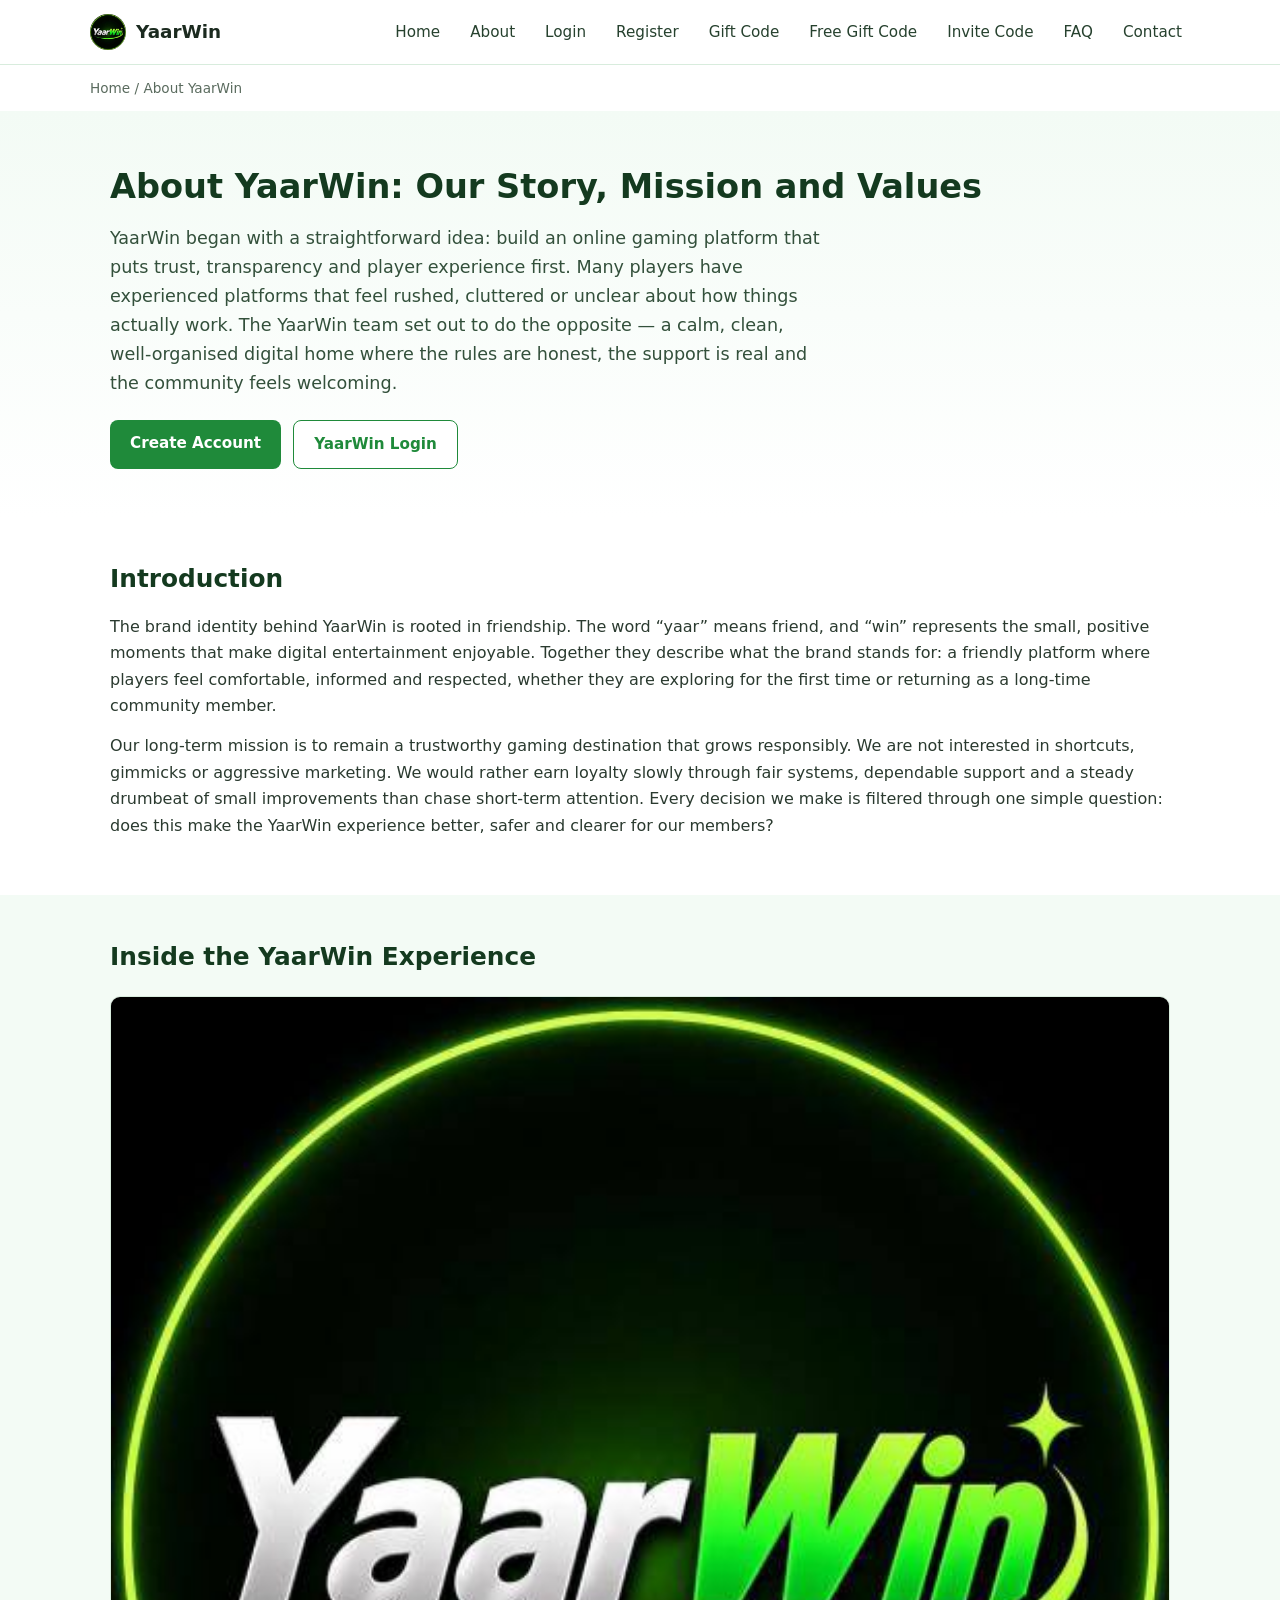
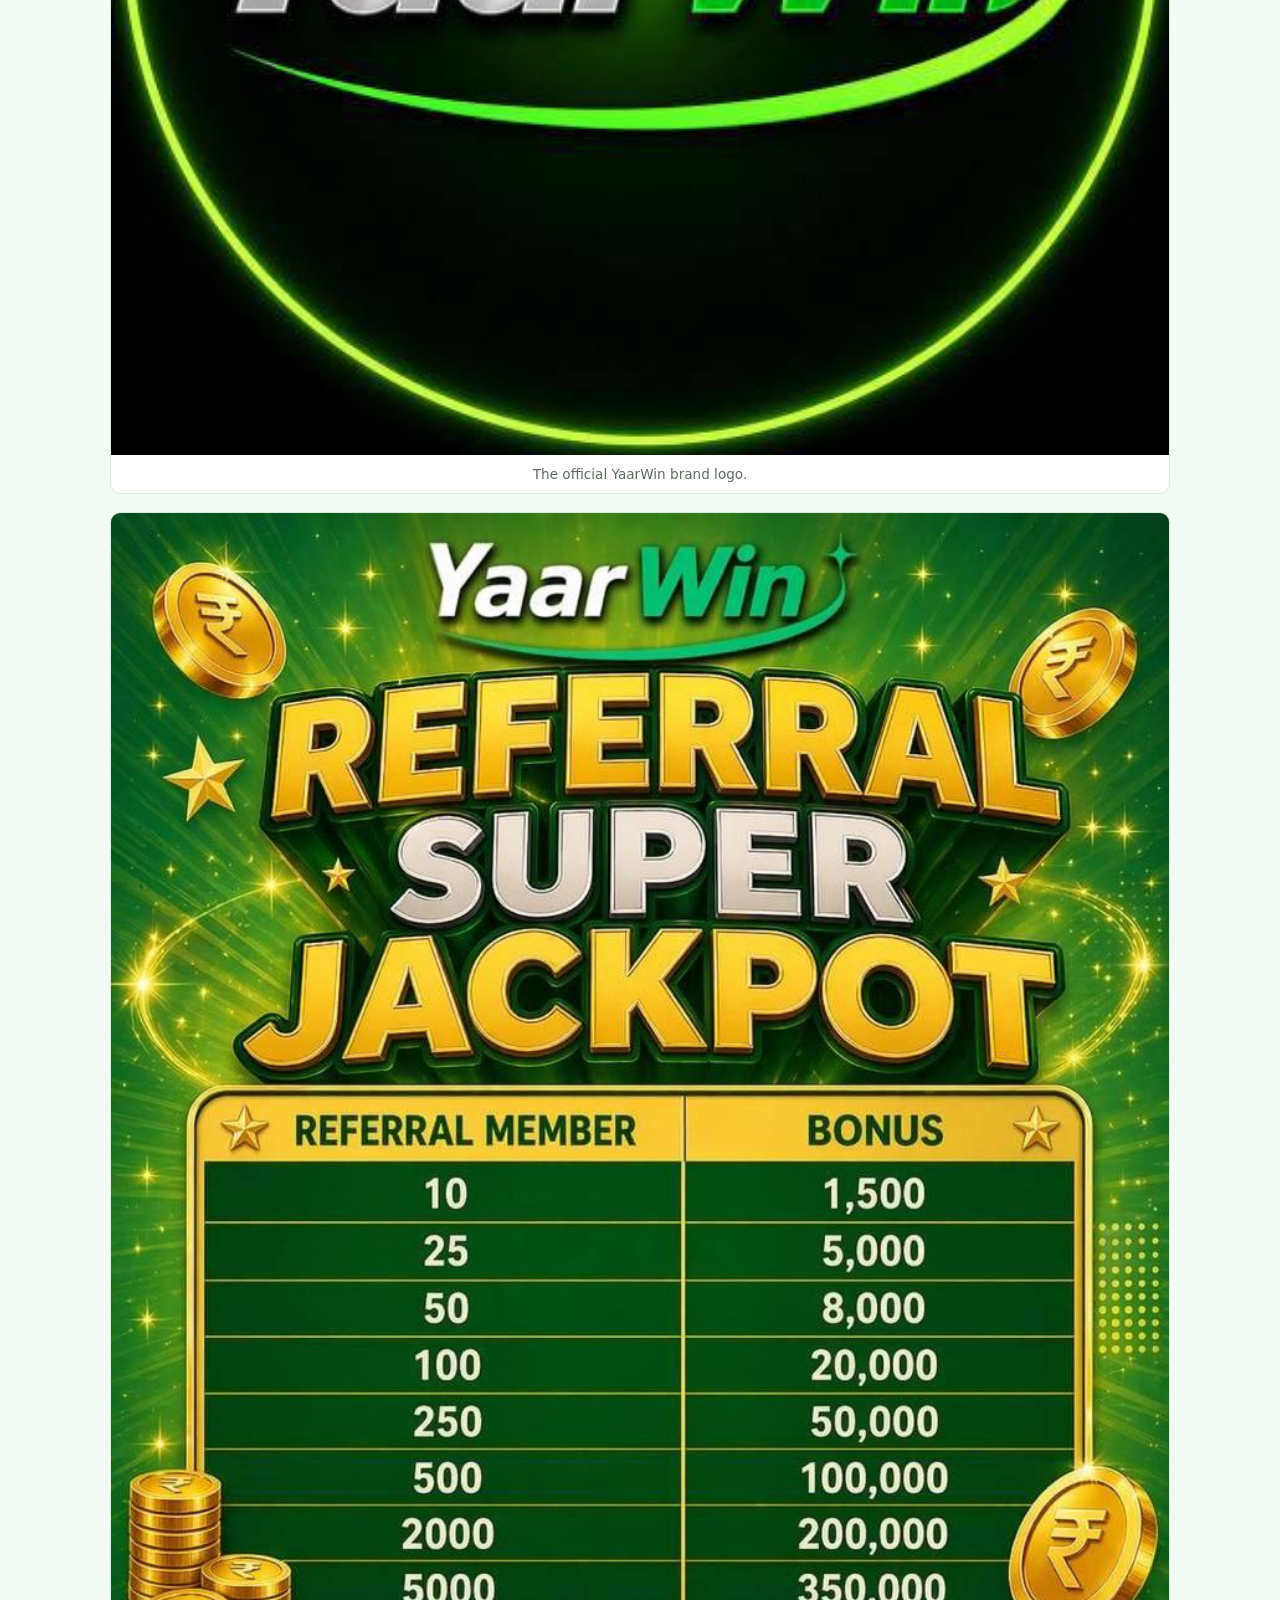
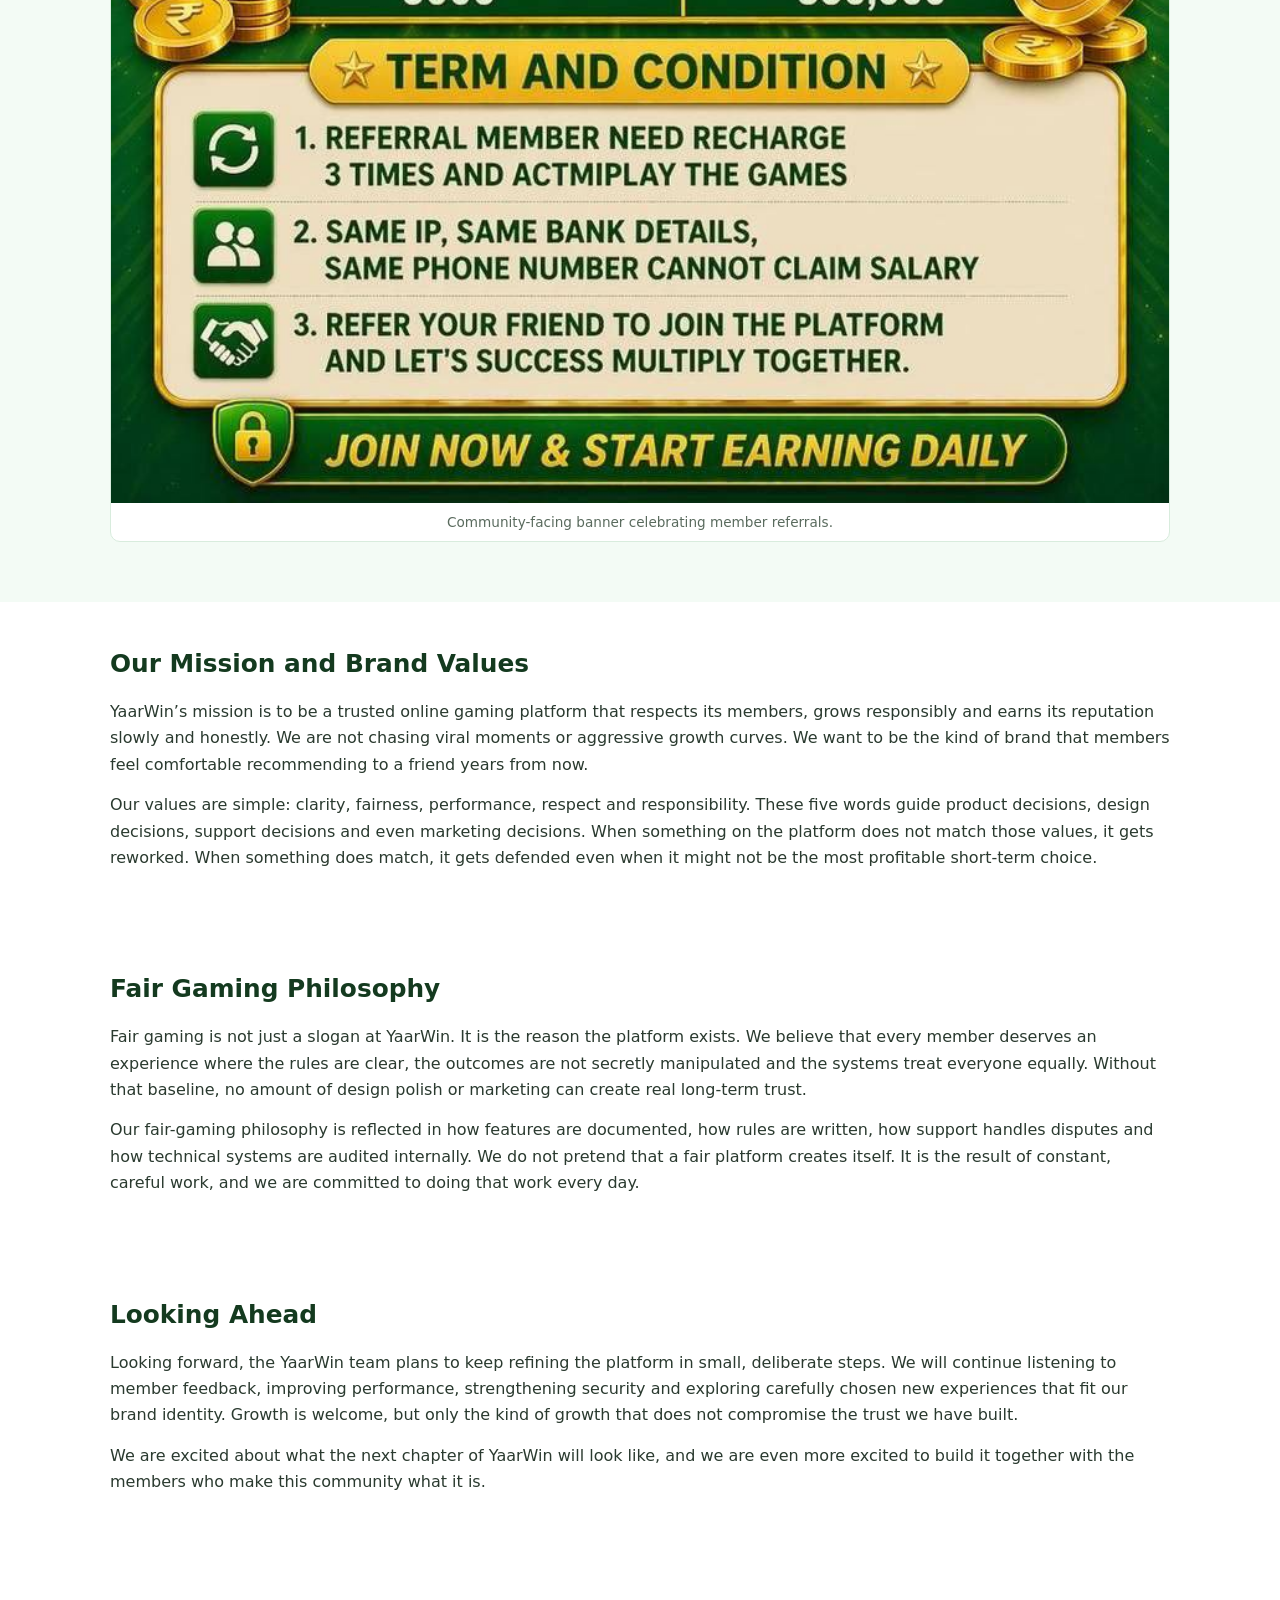
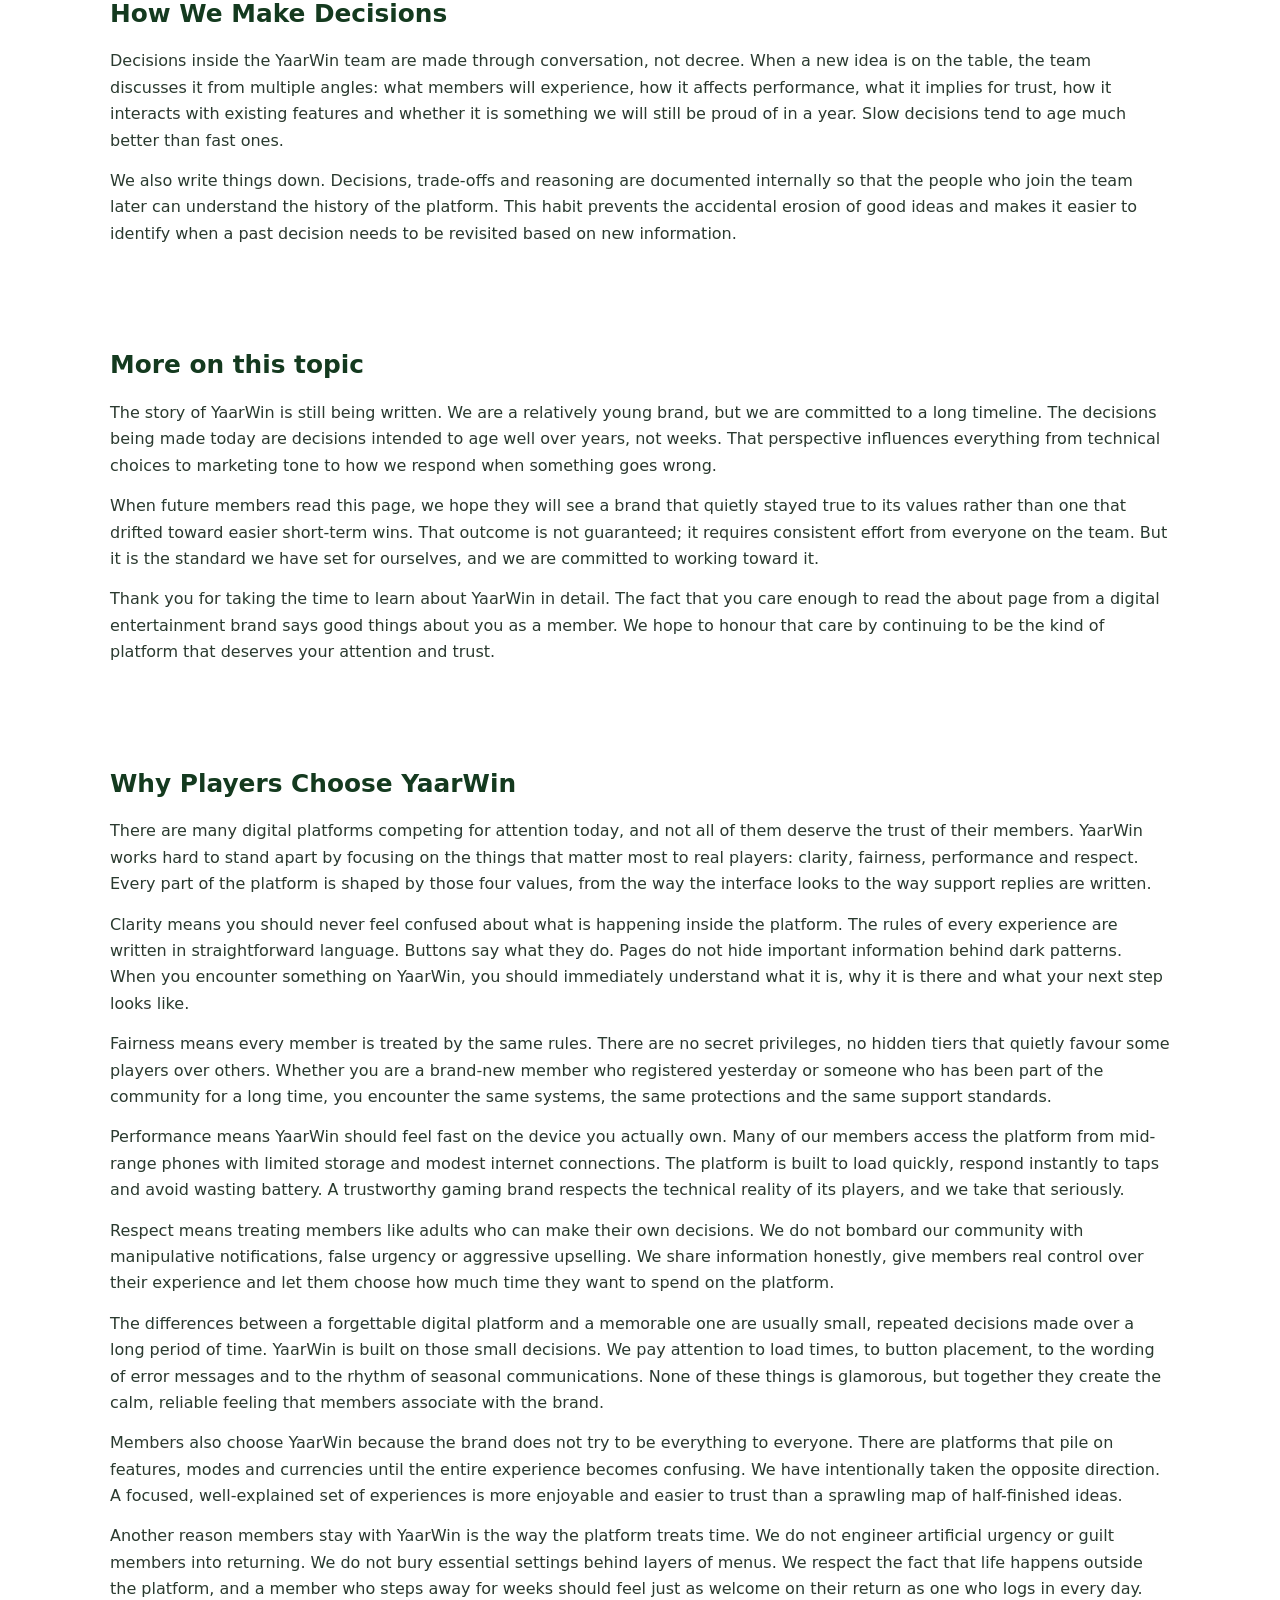
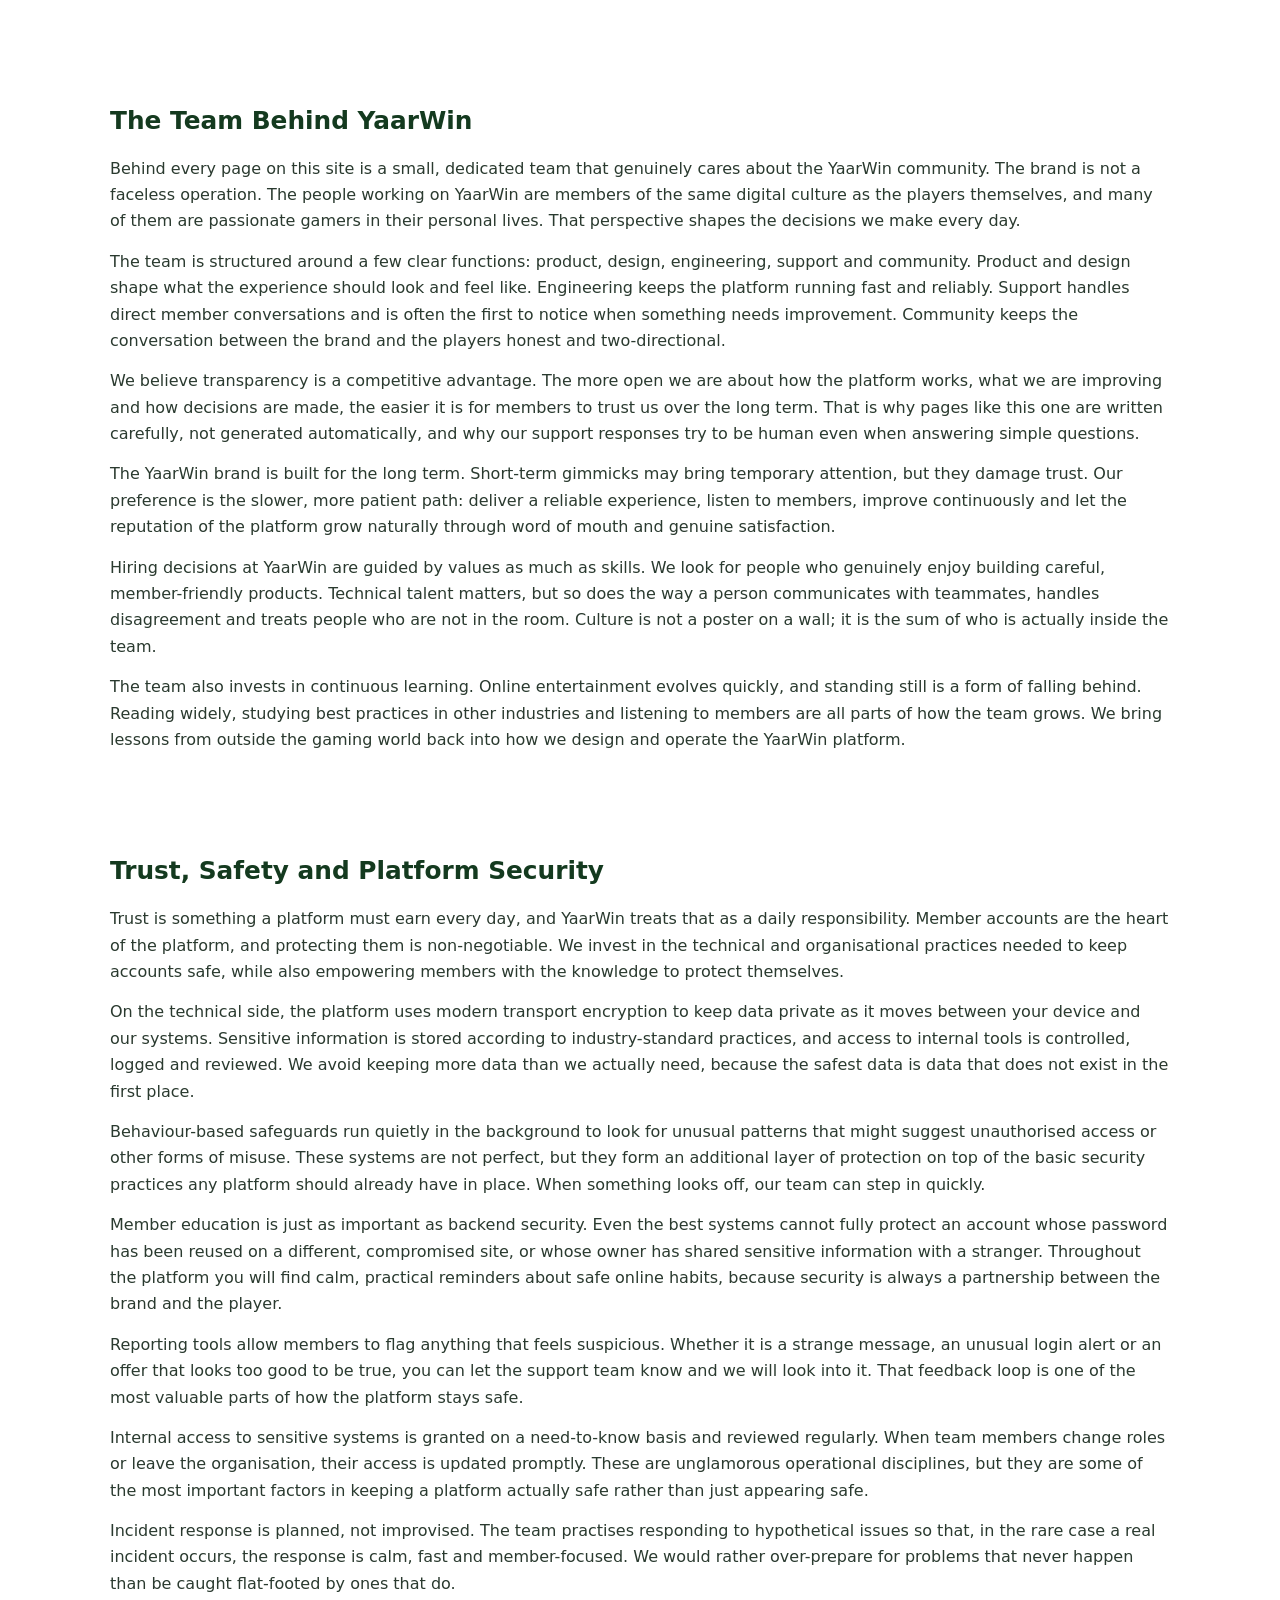
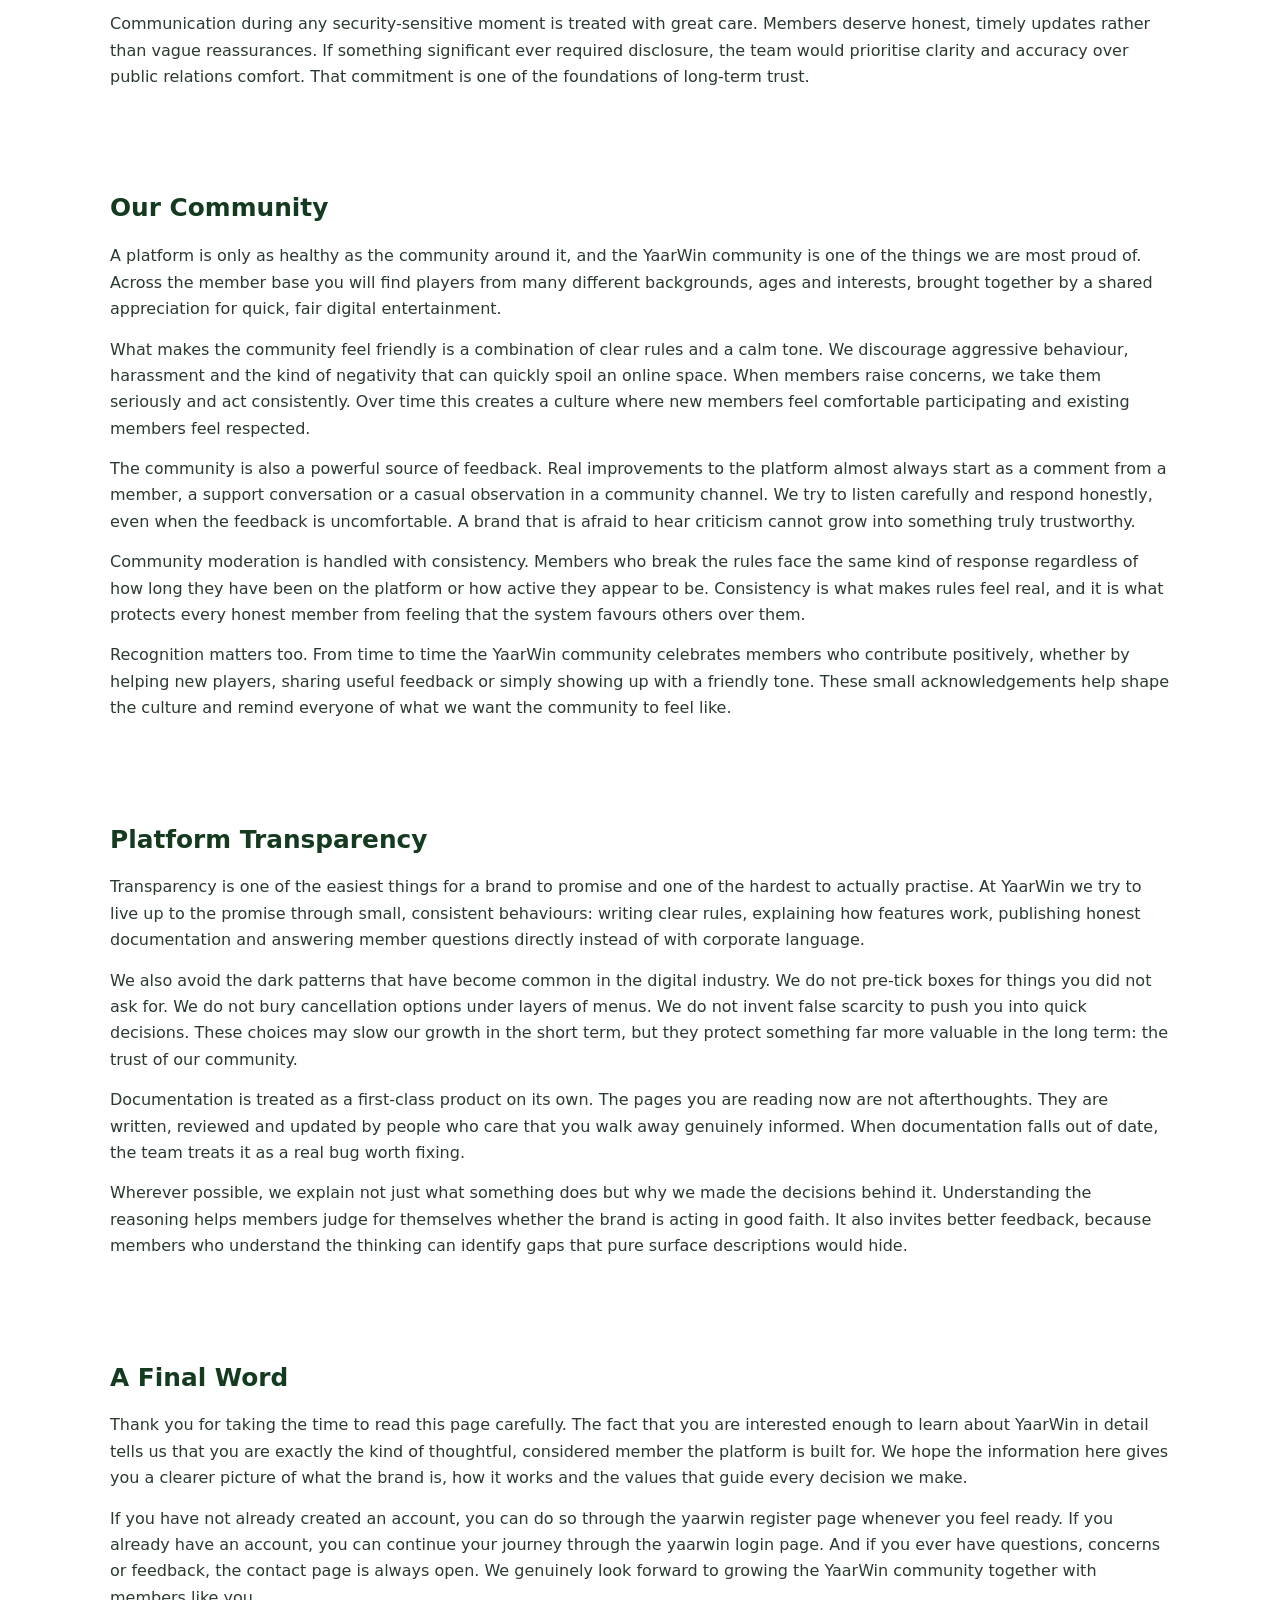
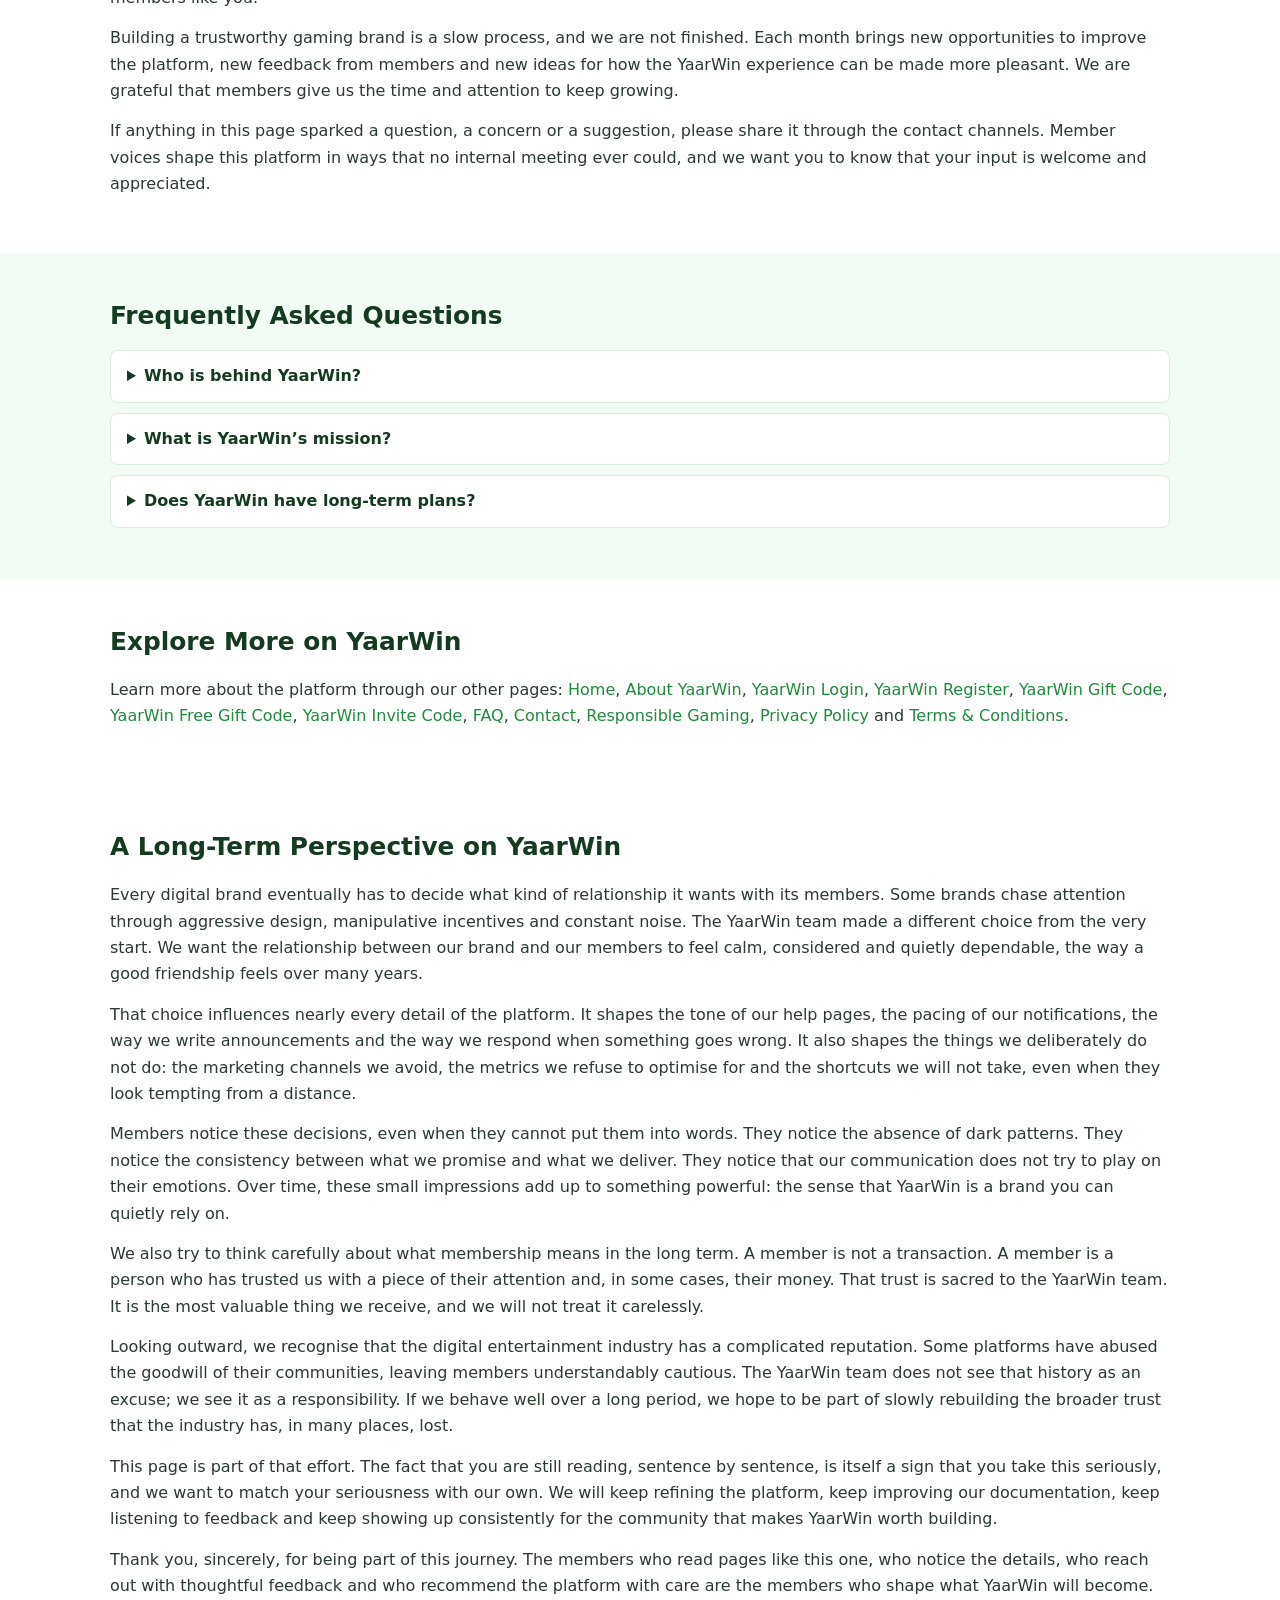
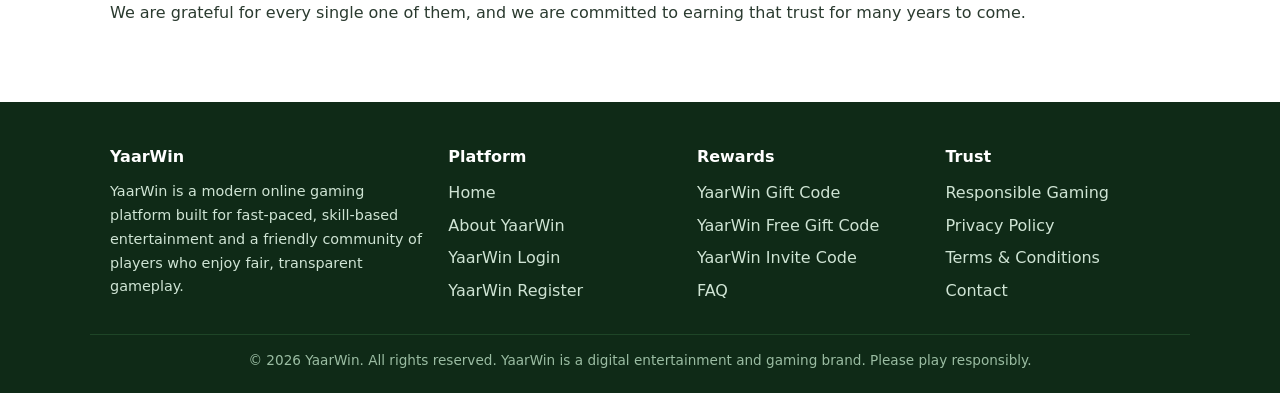
<file: about.html>
<!doctype html>
<html lang="en">
<head>
<meta charset="utf-8">
<meta name="viewport" content="width=device-width,initial-scale=1">
<title>About YaarWin — Our Story, Mission &amp; Gaming Vision</title>
<meta name="description" content="Learn about YaarWin, our mission to build a trusted online gaming platform, our team values, and the philosophy behind our fair, skill-based gaming experience.">
<meta name="keywords" content="about yaarwin, yaarwin company, yaarwin mission, yaarwin gaming brand">
<meta name="author" content="YaarWin">
<meta name="robots" content="index,follow,max-snippet:-1,max-image-preview:large">
<meta name="theme-color" content="#34c759">
<link rel="canonical" href="https://yaarwinn.live/about.html">
<link rel="icon" type="image/svg+xml" href="/assets/img/favicon.svg">
<link rel="apple-touch-icon" href="/assets/img/yaarwin-logo.jpg">
<link rel="preload" as="style" href="/assets/css/style.css">
<link rel="stylesheet" href="/assets/css/style.css">
<link rel="dns-prefetch" href="//yaarwinn.live">
<meta property="og:type" content="website">
<meta property="og:site_name" content="YaarWin">
<meta property="og:title" content="About YaarWin — Our Story, Mission &amp; Gaming Vision">
<meta property="og:description" content="Learn about YaarWin, our mission to build a trusted online gaming platform, our team values, and the philosophy behind our fair, skill-based gaming experience.">
<meta property="og:url" content="https://yaarwinn.live/about.html">
<meta property="og:image" content="https://yaarwinn.live/assets/img/yaarwin-logo.jpg">
<meta name="twitter:card" content="summary_large_image">
<meta name="twitter:title" content="About YaarWin — Our Story, Mission &amp; Gaming Vision">
<meta name="twitter:description" content="Learn about YaarWin, our mission to build a trusted online gaming platform, our team values, and the philosophy behind our fair, skill-based gaming experience.">
<meta name="twitter:image" content="https://yaarwinn.live/assets/img/yaarwin-logo.jpg">
<script type="application/ld+json">{"@context":"https://schema.org","@type":"Organization","name":"YaarWin","url":"https://yaarwinn.live","logo":"https://yaarwinn.live/assets/img/yaarwin-logo.jpg","sameAs":[],"description":"YaarWin is a modern online gaming platform offering fast-paced, skill-based entertainment and a trusted community for players."}</script>
<script type="application/ld+json">{"@context":"https://schema.org","@type":"WebSite","name":"YaarWin","url":"https://yaarwinn.live"}</script>
<script type="application/ld+json">{"@context":"https://schema.org","@type":"WebPage","name":"About YaarWin \u2014 Our Story, Mission & Gaming Vision","description":"Learn about YaarWin, our mission to build a trusted online gaming platform, our team values, and the philosophy behind our fair, skill-based gaming experience.","url":"https://yaarwinn.live/about.html","inLanguage":"en"}</script>
<script type="application/ld+json">{"@context":"https://schema.org","@type":"ImageObject","url":"https://yaarwinn.live/assets/img/yaarwin-logo.jpg","caption":"YaarWin official logo"}</script>
</head>
<body>
<header class="site-header">
<div class="container nav">
<a class="brand" href="/" aria-label="YaarWin home"><img src="/assets/img/yaarwin-logo.jpg" alt="YaarWin logo" width="36" height="36" loading="eager" decoding="async"><span>YaarWin</span></a>
<nav aria-label="Primary"><ul>
<li><a href="/">Home</a></li><li><a href="/about.html">About</a></li><li><a href="/login.html">Login</a></li><li><a href="/register.html">Register</a></li><li><a href="/giftcode.html">Gift Code</a></li><li><a href="/free-giftcode.html">Free Gift Code</a></li><li><a href="/invite-code.html">Invite Code</a></li><li><a href="/faq.html">FAQ</a></li><li><a href="/contact.html">Contact</a></li>
</ul></nav>
</div>
</header>

<div class="container breadcrumbs"><a href="/">Home</a> / <span aria-current="page">About YaarWin</span></div><script type="application/ld+json">{"@context":"https://schema.org","@type":"BreadcrumbList","itemListElement":[{"@type":"ListItem","position":1,"name":"Home","item":"https://yaarwinn.live/"},{"@type":"ListItem","position":2,"name":"About YaarWin","item":"https://yaarwinn.live/about.html"}]}</script>
<section class="hero"><div class="container"><h1>About YaarWin: Our Story, Mission and Values</h1><p class="lede">YaarWin began with a straightforward idea: build an online gaming platform that puts trust, transparency and player experience first. Many players have experienced platforms that feel rushed, cluttered or unclear about how things actually work. The YaarWin team set out to do the opposite — a calm, clean, well-organised digital home where the rules are honest, the support is real and the community feels welcoming.</p><div class="cta"><a class="btn" href="/register.html">Create Account</a> <a class="btn btn-outline" href="/login.html">YaarWin Login</a></div></div></section>
<section><div class="container"><h2>Introduction</h2><p>The brand identity behind YaarWin is rooted in friendship. The word “yaar” means friend, and “win” represents the small, positive moments that make digital entertainment enjoyable. Together they describe what the brand stands for: a friendly platform where players feel comfortable, informed and respected, whether they are exploring for the first time or returning as a long-time community member.</p>
<p>Our long-term mission is to remain a trustworthy gaming destination that grows responsibly. We are not interested in shortcuts, gimmicks or aggressive marketing. We would rather earn loyalty slowly through fair systems, dependable support and a steady drumbeat of small improvements than chase short-term attention. Every decision we make is filtered through one simple question: does this make the YaarWin experience better, safer and clearer for our members?</p></div></section>
<section class="bg-soft"><div class="container"><h2>Inside the YaarWin Experience</h2><figure class="image-block"><img src="/assets/img/yaarwin-logo.jpg" alt="The official YaarWin brand logo." loading="lazy" decoding="async"><figcaption>The official YaarWin brand logo.</figcaption></figure>
<figure class="image-block"><img src="/assets/img/referral-jackpot.jpg" alt="Community-facing banner celebrating member referrals." loading="lazy" decoding="async"><figcaption>Community-facing banner celebrating member referrals.</figcaption></figure></div></section>
<section><div class="container"><h2>Our Mission and Brand Values</h2><p>YaarWin’s mission is to be a trusted online gaming platform that respects its members, grows responsibly and earns its reputation slowly and honestly. We are not chasing viral moments or aggressive growth curves. We want to be the kind of brand that members feel comfortable recommending to a friend years from now.</p>
<p>Our values are simple: clarity, fairness, performance, respect and responsibility. These five words guide product decisions, design decisions, support decisions and even marketing decisions. When something on the platform does not match those values, it gets reworked. When something does match, it gets defended even when it might not be the most profitable short-term choice.</p></div></section>
<section><div class="container"><h2>Fair Gaming Philosophy</h2><p>Fair gaming is not just a slogan at YaarWin. It is the reason the platform exists. We believe that every member deserves an experience where the rules are clear, the outcomes are not secretly manipulated and the systems treat everyone equally. Without that baseline, no amount of design polish or marketing can create real long-term trust.</p>
<p>Our fair-gaming philosophy is reflected in how features are documented, how rules are written, how support handles disputes and how technical systems are audited internally. We do not pretend that a fair platform creates itself. It is the result of constant, careful work, and we are committed to doing that work every day.</p></div></section>
<section><div class="container"><h2>Looking Ahead</h2><p>Looking forward, the YaarWin team plans to keep refining the platform in small, deliberate steps. We will continue listening to member feedback, improving performance, strengthening security and exploring carefully chosen new experiences that fit our brand identity. Growth is welcome, but only the kind of growth that does not compromise the trust we have built.</p>
<p>We are excited about what the next chapter of YaarWin will look like, and we are even more excited to build it together with the members who make this community what it is.</p></div></section>
<section><div class="container"><h2>How We Make Decisions</h2><p>Decisions inside the YaarWin team are made through conversation, not decree. When a new idea is on the table, the team discusses it from multiple angles: what members will experience, how it affects performance, what it implies for trust, how it interacts with existing features and whether it is something we will still be proud of in a year. Slow decisions tend to age much better than fast ones.</p>
<p>We also write things down. Decisions, trade-offs and reasoning are documented internally so that the people who join the team later can understand the history of the platform. This habit prevents the accidental erosion of good ideas and makes it easier to identify when a past decision needs to be revisited based on new information.</p></div></section>
<section><div class="container"><h2>More on this topic</h2><p>The story of YaarWin is still being written. We are a relatively young brand, but we are committed to a long timeline. The decisions being made today are decisions intended to age well over years, not weeks. That perspective influences everything from technical choices to marketing tone to how we respond when something goes wrong.</p>
<p>When future members read this page, we hope they will see a brand that quietly stayed true to its values rather than one that drifted toward easier short-term wins. That outcome is not guaranteed; it requires consistent effort from everyone on the team. But it is the standard we have set for ourselves, and we are committed to working toward it.</p>
<p>Thank you for taking the time to learn about YaarWin in detail. The fact that you care enough to read the about page from a digital entertainment brand says good things about you as a member. We hope to honour that care by continuing to be the kind of platform that deserves your attention and trust.</p></div></section>
<section><div class="container"><h2>Why Players Choose YaarWin</h2><p>There are many digital platforms competing for attention today, and not all of them deserve the trust of their members. YaarWin works hard to stand apart by focusing on the things that matter most to real players: clarity, fairness, performance and respect. Every part of the platform is shaped by those four values, from the way the interface looks to the way support replies are written.</p>
<p>Clarity means you should never feel confused about what is happening inside the platform. The rules of every experience are written in straightforward language. Buttons say what they do. Pages do not hide important information behind dark patterns. When you encounter something on YaarWin, you should immediately understand what it is, why it is there and what your next step looks like.</p>
<p>Fairness means every member is treated by the same rules. There are no secret privileges, no hidden tiers that quietly favour some players over others. Whether you are a brand-new member who registered yesterday or someone who has been part of the community for a long time, you encounter the same systems, the same protections and the same support standards.</p>
<p>Performance means YaarWin should feel fast on the device you actually own. Many of our members access the platform from mid-range phones with limited storage and modest internet connections. The platform is built to load quickly, respond instantly to taps and avoid wasting battery. A trustworthy gaming brand respects the technical reality of its players, and we take that seriously.</p>
<p>Respect means treating members like adults who can make their own decisions. We do not bombard our community with manipulative notifications, false urgency or aggressive upselling. We share information honestly, give members real control over their experience and let them choose how much time they want to spend on the platform.</p>
<p>The differences between a forgettable digital platform and a memorable one are usually small, repeated decisions made over a long period of time. YaarWin is built on those small decisions. We pay attention to load times, to button placement, to the wording of error messages and to the rhythm of seasonal communications. None of these things is glamorous, but together they create the calm, reliable feeling that members associate with the brand.</p>
<p>Members also choose YaarWin because the brand does not try to be everything to everyone. There are platforms that pile on features, modes and currencies until the entire experience becomes confusing. We have intentionally taken the opposite direction. A focused, well-explained set of experiences is more enjoyable and easier to trust than a sprawling map of half-finished ideas.</p>
<p>Another reason members stay with YaarWin is the way the platform treats time. We do not engineer artificial urgency or guilt members into returning. We do not bury essential settings behind layers of menus. We respect the fact that life happens outside the platform, and a member who steps away for weeks should feel just as welcome on their return as one who logs in every day.</p></div></section>
<section><div class="container"><h2>The Team Behind YaarWin</h2><p>Behind every page on this site is a small, dedicated team that genuinely cares about the YaarWin community. The brand is not a faceless operation. The people working on YaarWin are members of the same digital culture as the players themselves, and many of them are passionate gamers in their personal lives. That perspective shapes the decisions we make every day.</p>
<p>The team is structured around a few clear functions: product, design, engineering, support and community. Product and design shape what the experience should look and feel like. Engineering keeps the platform running fast and reliably. Support handles direct member conversations and is often the first to notice when something needs improvement. Community keeps the conversation between the brand and the players honest and two-directional.</p>
<p>We believe transparency is a competitive advantage. The more open we are about how the platform works, what we are improving and how decisions are made, the easier it is for members to trust us over the long term. That is why pages like this one are written carefully, not generated automatically, and why our support responses try to be human even when answering simple questions.</p>
<p>The YaarWin brand is built for the long term. Short-term gimmicks may bring temporary attention, but they damage trust. Our preference is the slower, more patient path: deliver a reliable experience, listen to members, improve continuously and let the reputation of the platform grow naturally through word of mouth and genuine satisfaction.</p>
<p>Hiring decisions at YaarWin are guided by values as much as skills. We look for people who genuinely enjoy building careful, member-friendly products. Technical talent matters, but so does the way a person communicates with teammates, handles disagreement and treats people who are not in the room. Culture is not a poster on a wall; it is the sum of who is actually inside the team.</p>
<p>The team also invests in continuous learning. Online entertainment evolves quickly, and standing still is a form of falling behind. Reading widely, studying best practices in other industries and listening to members are all parts of how the team grows. We bring lessons from outside the gaming world back into how we design and operate the YaarWin platform.</p></div></section>
<section><div class="container"><h2>Trust, Safety and Platform Security</h2><p>Trust is something a platform must earn every day, and YaarWin treats that as a daily responsibility. Member accounts are the heart of the platform, and protecting them is non-negotiable. We invest in the technical and organisational practices needed to keep accounts safe, while also empowering members with the knowledge to protect themselves.</p>
<p>On the technical side, the platform uses modern transport encryption to keep data private as it moves between your device and our systems. Sensitive information is stored according to industry-standard practices, and access to internal tools is controlled, logged and reviewed. We avoid keeping more data than we actually need, because the safest data is data that does not exist in the first place.</p>
<p>Behaviour-based safeguards run quietly in the background to look for unusual patterns that might suggest unauthorised access or other forms of misuse. These systems are not perfect, but they form an additional layer of protection on top of the basic security practices any platform should already have in place. When something looks off, our team can step in quickly.</p>
<p>Member education is just as important as backend security. Even the best systems cannot fully protect an account whose password has been reused on a different, compromised site, or whose owner has shared sensitive information with a stranger. Throughout the platform you will find calm, practical reminders about safe online habits, because security is always a partnership between the brand and the player.</p>
<p>Reporting tools allow members to flag anything that feels suspicious. Whether it is a strange message, an unusual login alert or an offer that looks too good to be true, you can let the support team know and we will look into it. That feedback loop is one of the most valuable parts of how the platform stays safe.</p>
<p>Internal access to sensitive systems is granted on a need-to-know basis and reviewed regularly. When team members change roles or leave the organisation, their access is updated promptly. These are unglamorous operational disciplines, but they are some of the most important factors in keeping a platform actually safe rather than just appearing safe.</p>
<p>Incident response is planned, not improvised. The team practises responding to hypothetical issues so that, in the rare case a real incident occurs, the response is calm, fast and member-focused. We would rather over-prepare for problems that never happen than be caught flat-footed by ones that do.</p>
<p>Communication during any security-sensitive moment is treated with great care. Members deserve honest, timely updates rather than vague reassurances. If something significant ever required disclosure, the team would prioritise clarity and accuracy over public relations comfort. That commitment is one of the foundations of long-term trust.</p></div></section>
<section><div class="container"><h2>Our Community</h2><p>A platform is only as healthy as the community around it, and the YaarWin community is one of the things we are most proud of. Across the member base you will find players from many different backgrounds, ages and interests, brought together by a shared appreciation for quick, fair digital entertainment.</p>
<p>What makes the community feel friendly is a combination of clear rules and a calm tone. We discourage aggressive behaviour, harassment and the kind of negativity that can quickly spoil an online space. When members raise concerns, we take them seriously and act consistently. Over time this creates a culture where new members feel comfortable participating and existing members feel respected.</p>
<p>The community is also a powerful source of feedback. Real improvements to the platform almost always start as a comment from a member, a support conversation or a casual observation in a community channel. We try to listen carefully and respond honestly, even when the feedback is uncomfortable. A brand that is afraid to hear criticism cannot grow into something truly trustworthy.</p>
<p>Community moderation is handled with consistency. Members who break the rules face the same kind of response regardless of how long they have been on the platform or how active they appear to be. Consistency is what makes rules feel real, and it is what protects every honest member from feeling that the system favours others over them.</p>
<p>Recognition matters too. From time to time the YaarWin community celebrates members who contribute positively, whether by helping new players, sharing useful feedback or simply showing up with a friendly tone. These small acknowledgements help shape the culture and remind everyone of what we want the community to feel like.</p></div></section>
<section><div class="container"><h2>Platform Transparency</h2><p>Transparency is one of the easiest things for a brand to promise and one of the hardest to actually practise. At YaarWin we try to live up to the promise through small, consistent behaviours: writing clear rules, explaining how features work, publishing honest documentation and answering member questions directly instead of with corporate language.</p>
<p>We also avoid the dark patterns that have become common in the digital industry. We do not pre-tick boxes for things you did not ask for. We do not bury cancellation options under layers of menus. We do not invent false scarcity to push you into quick decisions. These choices may slow our growth in the short term, but they protect something far more valuable in the long term: the trust of our community.</p>
<p>Documentation is treated as a first-class product on its own. The pages you are reading now are not afterthoughts. They are written, reviewed and updated by people who care that you walk away genuinely informed. When documentation falls out of date, the team treats it as a real bug worth fixing.</p>
<p>Wherever possible, we explain not just what something does but why we made the decisions behind it. Understanding the reasoning helps members judge for themselves whether the brand is acting in good faith. It also invites better feedback, because members who understand the thinking can identify gaps that pure surface descriptions would hide.</p></div></section>
<section><div class="container"><h2>A Final Word</h2><p>Thank you for taking the time to read this page carefully. The fact that you are interested enough to learn about YaarWin in detail tells us that you are exactly the kind of thoughtful, considered member the platform is built for. We hope the information here gives you a clearer picture of what the brand is, how it works and the values that guide every decision we make.</p>
<p>If you have not already created an account, you can do so through the yaarwin register page whenever you feel ready. If you already have an account, you can continue your journey through the yaarwin login page. And if you ever have questions, concerns or feedback, the contact page is always open. We genuinely look forward to growing the YaarWin community together with members like you.</p>
<p>Building a trustworthy gaming brand is a slow process, and we are not finished. Each month brings new opportunities to improve the platform, new feedback from members and new ideas for how the YaarWin experience can be made more pleasant. We are grateful that members give us the time and attention to keep growing.</p>
<p>If anything in this page sparked a question, a concern or a suggestion, please share it through the contact channels. Member voices shape this platform in ways that no internal meeting ever could, and we want you to know that your input is welcome and appreciated.</p></div></section>
<section class="bg-soft"><div class="container"><h2>Frequently Asked Questions</h2><div class="faq"><details><summary>Who is behind YaarWin?</summary><p>A small, dedicated team of product, design, engineering, support and community professionals who care deeply about the experience.</p></details>
<details><summary>What is YaarWin’s mission?</summary><p>To build a trusted online gaming platform that grows responsibly and earns its reputation through consistency, fairness and respect.</p></details>
<details><summary>Does YaarWin have long-term plans?</summary><p>Yes. YaarWin is built for the long term, with deliberate improvements driven by member feedback and platform stability.</p></details></div><script type="application/ld+json">{"@context":"https://schema.org","@type":"FAQPage","mainEntity":[{"@type":"Question","name":"Who is behind YaarWin?","acceptedAnswer":{"@type":"Answer","text":"A small, dedicated team of product, design, engineering, support and community professionals who care deeply about the experience."}},{"@type":"Question","name":"What is YaarWin\u2019s mission?","acceptedAnswer":{"@type":"Answer","text":"To build a trusted online gaming platform that grows responsibly and earns its reputation through consistency, fairness and respect."}},{"@type":"Question","name":"Does YaarWin have long-term plans?","acceptedAnswer":{"@type":"Answer","text":"Yes. YaarWin is built for the long term, with deliberate improvements driven by member feedback and platform stability."}}]}</script></div></section>
<section><div class="container"><h2>Explore More on YaarWin</h2><p>Learn more about the platform through our other pages: <a href="/">Home</a>, <a href="/about.html">About YaarWin</a>, <a href="/login.html">YaarWin Login</a>, <a href="/register.html">YaarWin Register</a>, <a href="/giftcode.html">YaarWin Gift Code</a>, <a href="/free-giftcode.html">YaarWin Free Gift Code</a>, <a href="/invite-code.html">YaarWin Invite Code</a>, <a href="/faq.html">FAQ</a>, <a href="/contact.html">Contact</a>, <a href="/responsible-gaming.html">Responsible Gaming</a>, <a href="/privacy-policy.html">Privacy Policy</a> and <a href="/terms.html">Terms &amp; Conditions</a>.</p></div></section>

<section><div class="container"><h2>A Long-Term Perspective on YaarWin</h2><p>Every digital brand eventually has to decide what kind of relationship it wants with its members. Some brands chase attention through aggressive design, manipulative incentives and constant noise. The YaarWin team made a different choice from the very start. We want the relationship between our brand and our members to feel calm, considered and quietly dependable, the way a good friendship feels over many years.</p>
<p>That choice influences nearly every detail of the platform. It shapes the tone of our help pages, the pacing of our notifications, the way we write announcements and the way we respond when something goes wrong. It also shapes the things we deliberately do not do: the marketing channels we avoid, the metrics we refuse to optimise for and the shortcuts we will not take, even when they look tempting from a distance.</p>
<p>Members notice these decisions, even when they cannot put them into words. They notice the absence of dark patterns. They notice the consistency between what we promise and what we deliver. They notice that our communication does not try to play on their emotions. Over time, these small impressions add up to something powerful: the sense that YaarWin is a brand you can quietly rely on.</p>
<p>We also try to think carefully about what membership means in the long term. A member is not a transaction. A member is a person who has trusted us with a piece of their attention and, in some cases, their money. That trust is sacred to the YaarWin team. It is the most valuable thing we receive, and we will not treat it carelessly.</p>
<p>Looking outward, we recognise that the digital entertainment industry has a complicated reputation. Some platforms have abused the goodwill of their communities, leaving members understandably cautious. The YaarWin team does not see that history as an excuse; we see it as a responsibility. If we behave well over a long period, we hope to be part of slowly rebuilding the broader trust that the industry has, in many places, lost.</p>
<p>This page is part of that effort. The fact that you are still reading, sentence by sentence, is itself a sign that you take this seriously, and we want to match your seriousness with our own. We will keep refining the platform, keep improving our documentation, keep listening to feedback and keep showing up consistently for the community that makes YaarWin worth building.</p>
<p>Thank you, sincerely, for being part of this journey. The members who read pages like this one, who notice the details, who reach out with thoughtful feedback and who recommend the platform with care are the members who shape what YaarWin will become. We are grateful for every single one of them, and we are committed to earning that trust for many years to come.</p></div></section>
<footer class="site-footer">
<div class="container footer-grid">
<div>
<h4>YaarWin</h4>
<p style="color:#cfe4d4;font-size:.9rem">YaarWin is a modern online gaming platform built for fast-paced, skill-based entertainment and a friendly community of players who enjoy fair, transparent gameplay.</p>
</div>
<div>
<h4>Platform</h4>
<ul>
<li><a href="/">Home</a></li>
<li><a href="/about.html">About YaarWin</a></li>
<li><a href="/login.html">YaarWin Login</a></li>
<li><a href="/register.html">YaarWin Register</a></li>
</ul>
</div>
<div>
<h4>Rewards</h4>
<ul>
<li><a href="/giftcode.html">YaarWin Gift Code</a></li>
<li><a href="/free-giftcode.html">YaarWin Free Gift Code</a></li>
<li><a href="/invite-code.html">YaarWin Invite Code</a></li>
<li><a href="/faq.html">FAQ</a></li>
</ul>
</div>
<div>
<h4>Trust</h4>
<ul>
<li><a href="/responsible-gaming.html">Responsible Gaming</a></li>
<li><a href="/privacy-policy.html">Privacy Policy</a></li>
<li><a href="/terms.html">Terms &amp; Conditions</a></li>
<li><a href="/contact.html">Contact</a></li>
</ul>
</div>
</div>
<div class="container copy">© 2026 YaarWin. All rights reserved. YaarWin is a digital entertainment and gaming brand. Please play responsibly.</div>
</footer>
</body>
</html>
</file>
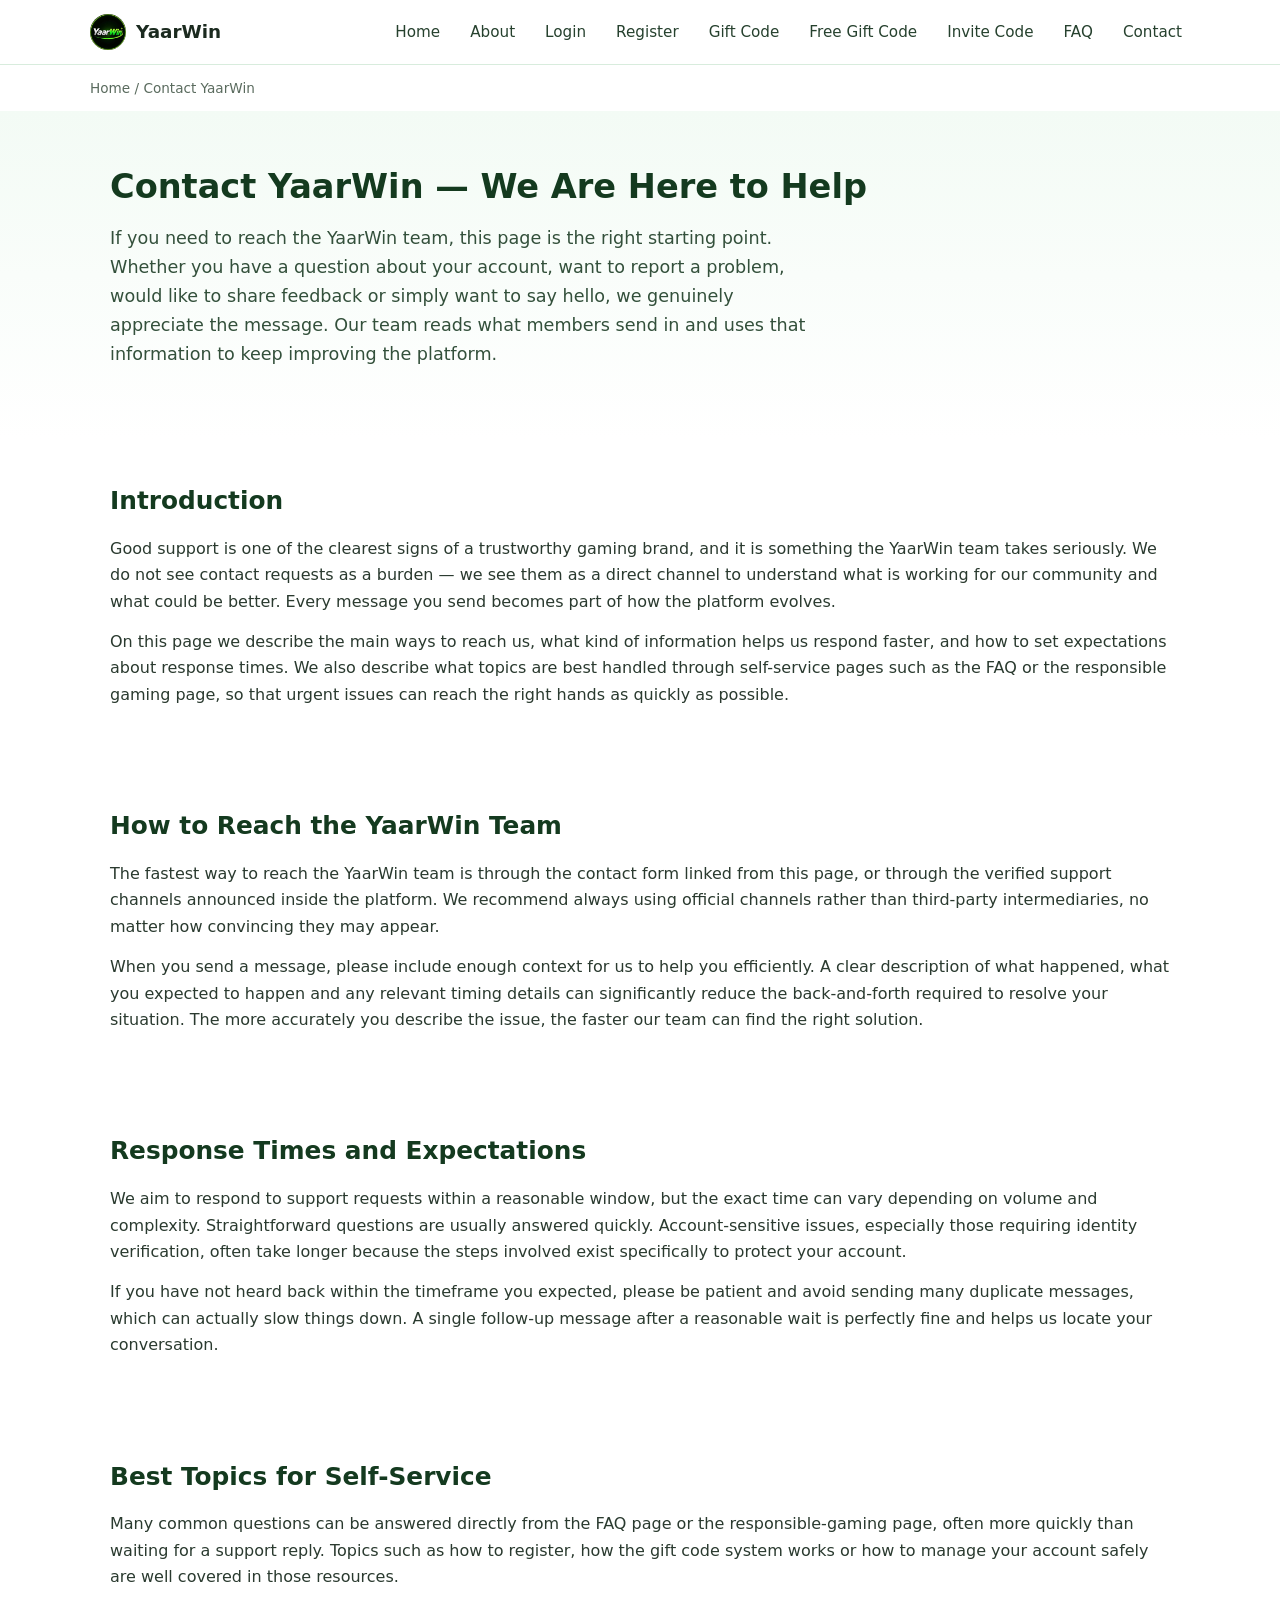
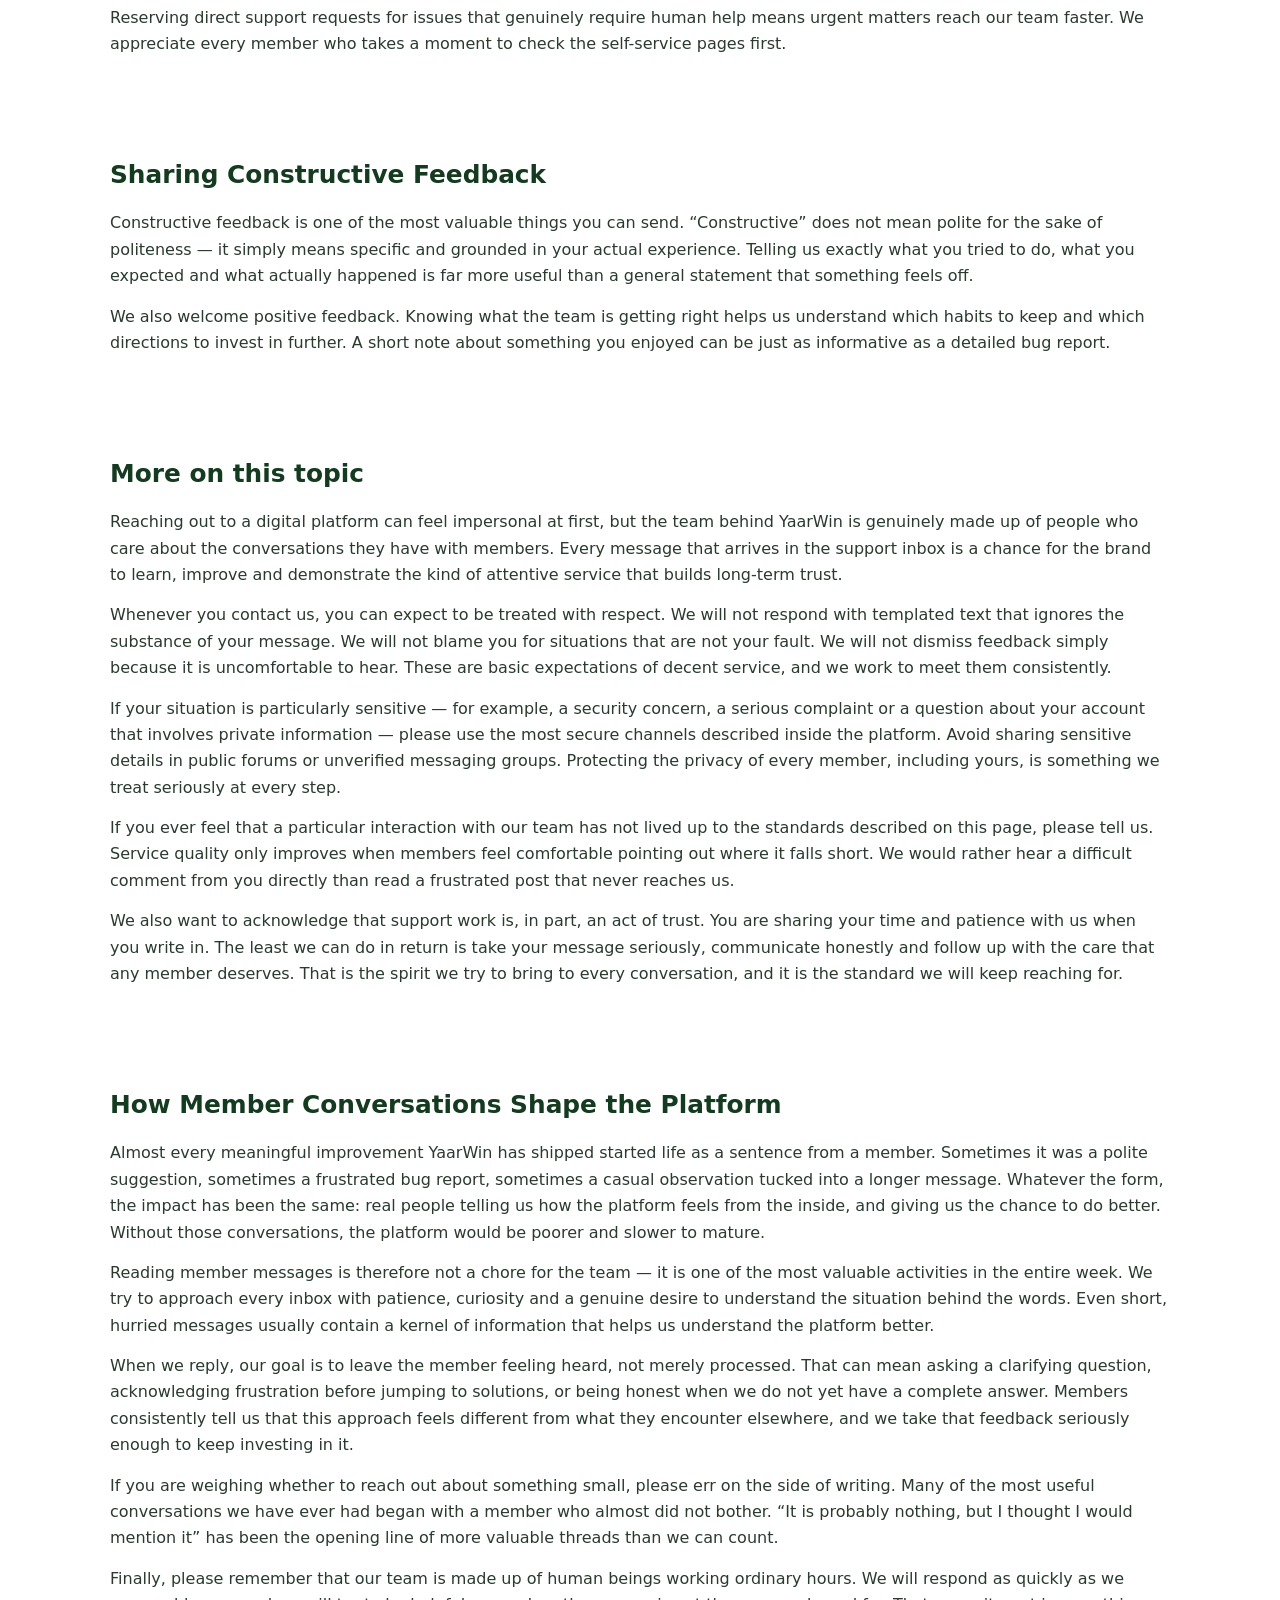
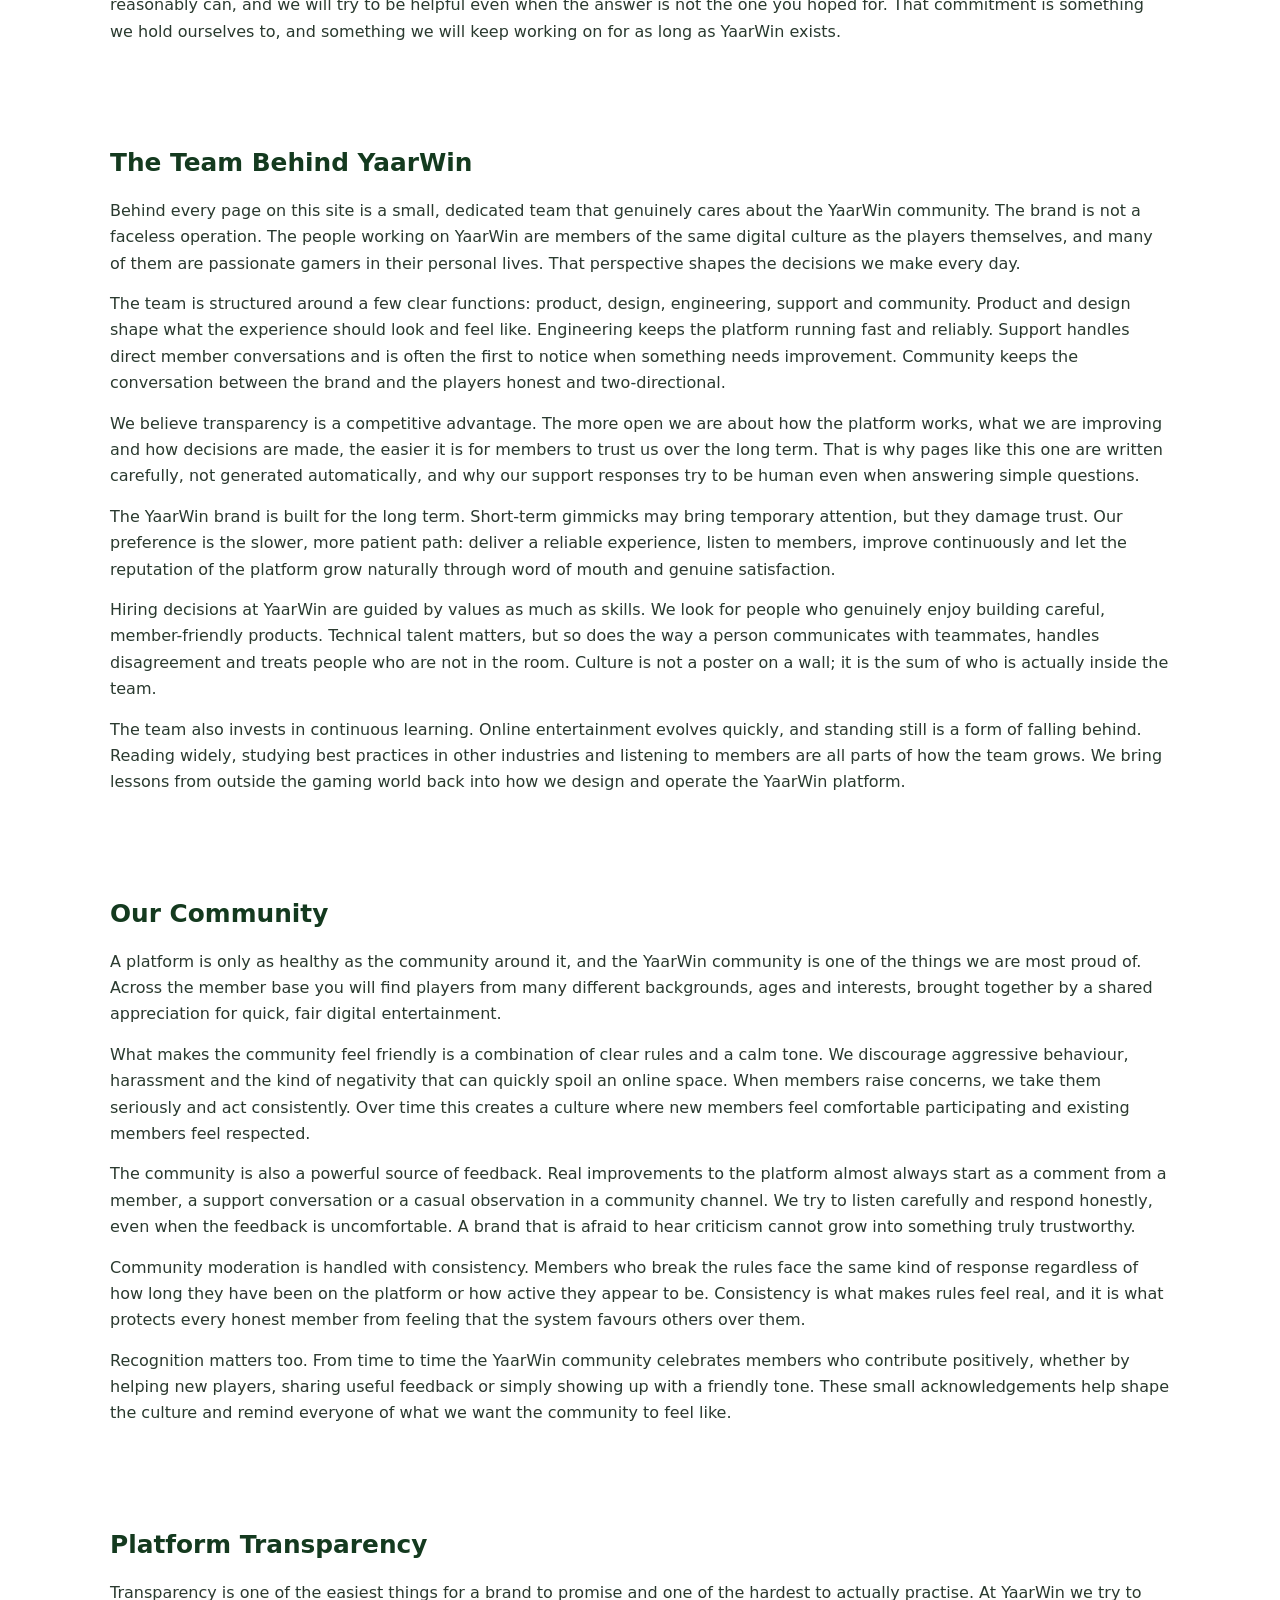
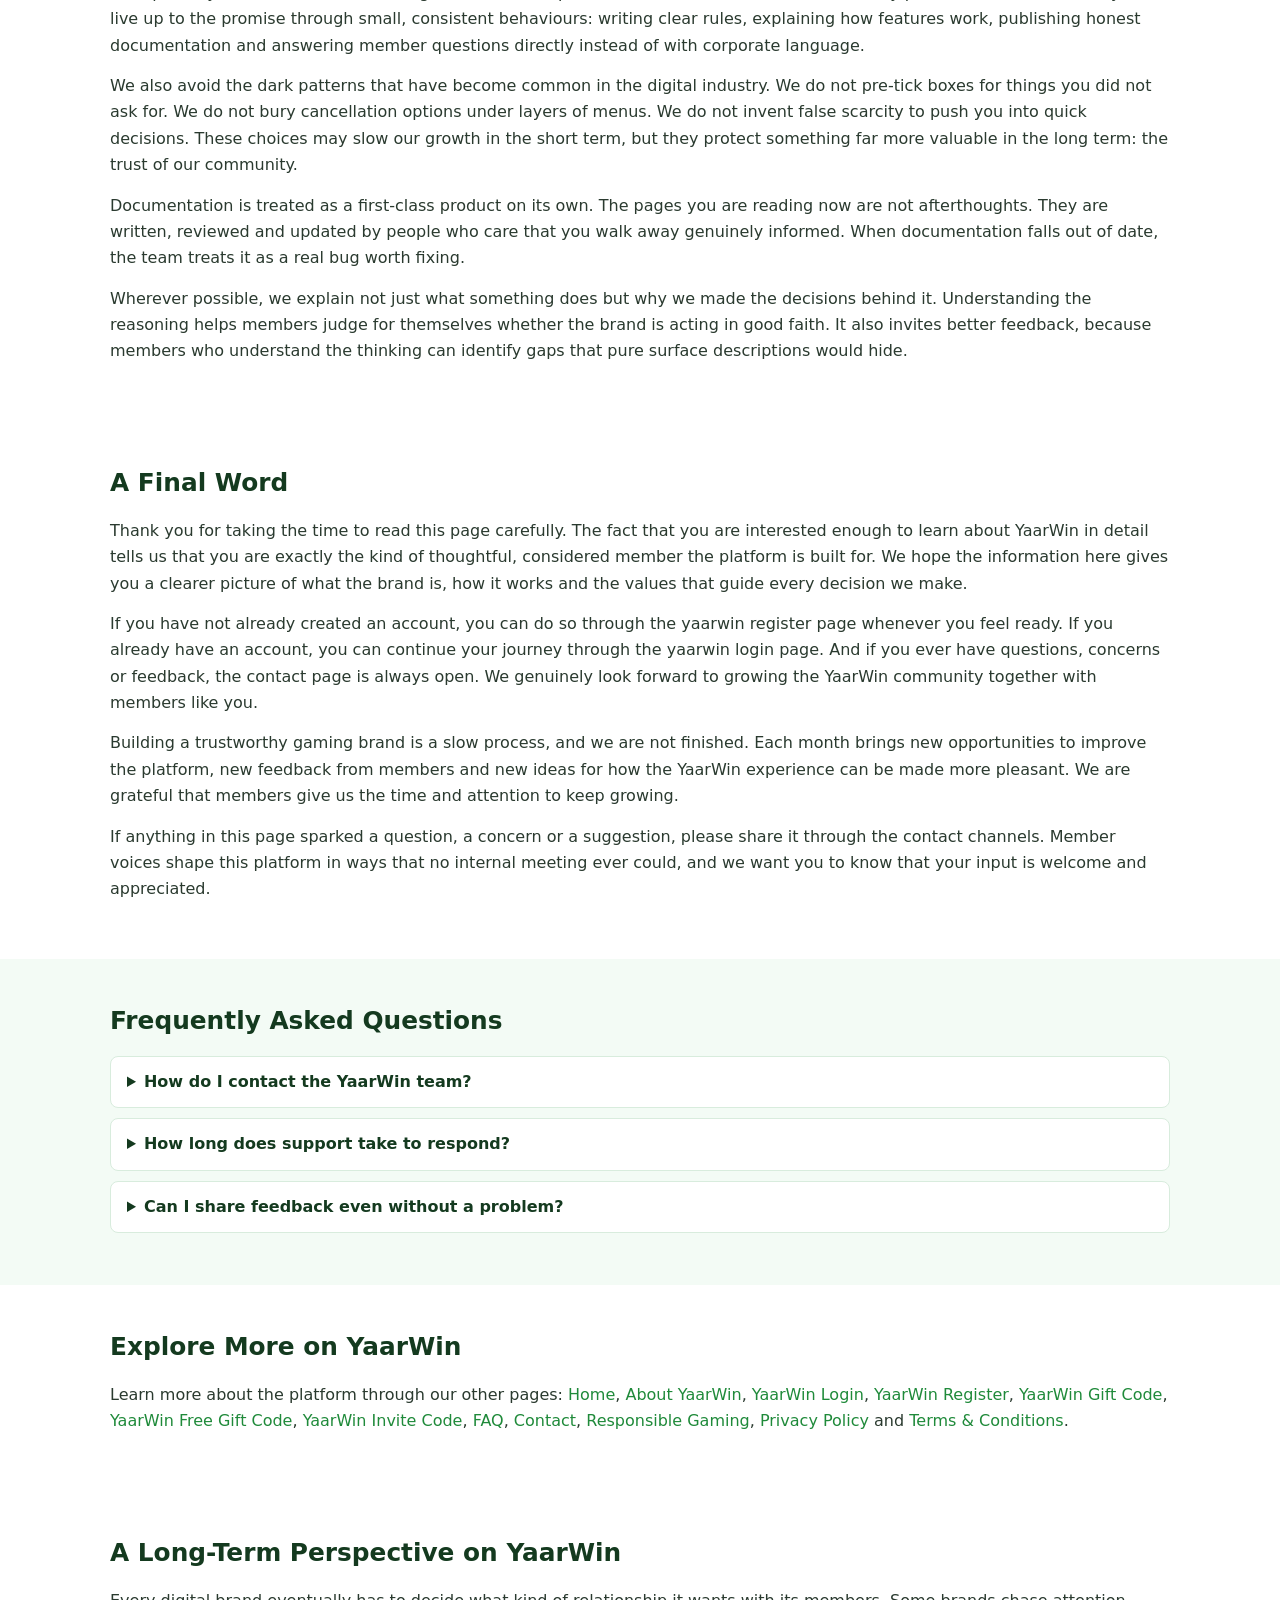
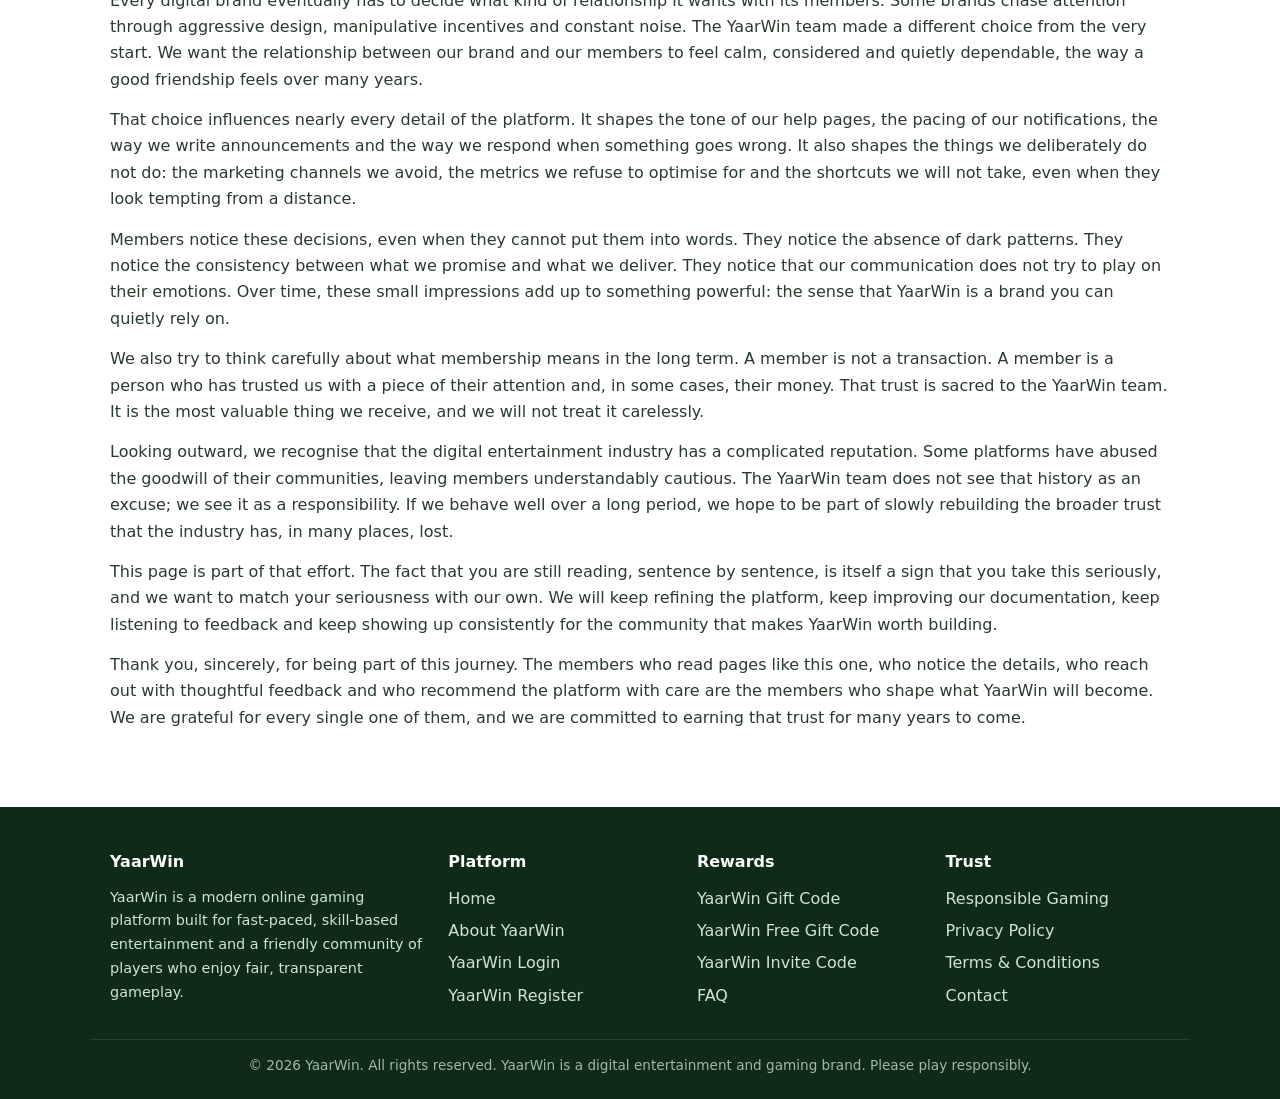
<file: contact.html>
<!doctype html>
<html lang="en">
<head>
<meta charset="utf-8">
<meta name="viewport" content="width=device-width,initial-scale=1">
<title>Contact YaarWin — Customer Support &amp; Community Help</title>
<meta name="description" content="Contact the YaarWin team. Reach customer support, share feedback, report concerns or ask for help with your gaming account on our trusted platform.">
<meta name="keywords" content="yaarwin contact, yaarwin support, yaarwin customer service, yaarwin help center">
<meta name="author" content="YaarWin">
<meta name="robots" content="index,follow,max-snippet:-1,max-image-preview:large">
<meta name="theme-color" content="#34c759">
<link rel="canonical" href="https://yaarwinn.live/contact.html">
<link rel="icon" type="image/svg+xml" href="/assets/img/favicon.svg">
<link rel="apple-touch-icon" href="/assets/img/yaarwin-logo.jpg">
<link rel="preload" as="style" href="/assets/css/style.css">
<link rel="stylesheet" href="/assets/css/style.css">
<link rel="dns-prefetch" href="//yaarwinn.live">
<meta property="og:type" content="website">
<meta property="og:site_name" content="YaarWin">
<meta property="og:title" content="Contact YaarWin — Customer Support &amp; Community Help">
<meta property="og:description" content="Contact the YaarWin team. Reach customer support, share feedback, report concerns or ask for help with your gaming account on our trusted platform.">
<meta property="og:url" content="https://yaarwinn.live/contact.html">
<meta property="og:image" content="https://yaarwinn.live/assets/img/yaarwin-logo.jpg">
<meta name="twitter:card" content="summary_large_image">
<meta name="twitter:title" content="Contact YaarWin — Customer Support &amp; Community Help">
<meta name="twitter:description" content="Contact the YaarWin team. Reach customer support, share feedback, report concerns or ask for help with your gaming account on our trusted platform.">
<meta name="twitter:image" content="https://yaarwinn.live/assets/img/yaarwin-logo.jpg">
<script type="application/ld+json">{"@context":"https://schema.org","@type":"Organization","name":"YaarWin","url":"https://yaarwinn.live","logo":"https://yaarwinn.live/assets/img/yaarwin-logo.jpg","sameAs":[],"description":"YaarWin is a modern online gaming platform offering fast-paced, skill-based entertainment and a trusted community for players."}</script>
<script type="application/ld+json">{"@context":"https://schema.org","@type":"WebSite","name":"YaarWin","url":"https://yaarwinn.live"}</script>
<script type="application/ld+json">{"@context":"https://schema.org","@type":"WebPage","name":"Contact YaarWin \u2014 Customer Support & Community Help","description":"Contact the YaarWin team. Reach customer support, share feedback, report concerns or ask for help with your gaming account on our trusted platform.","url":"https://yaarwinn.live/contact.html","inLanguage":"en"}</script>
<script type="application/ld+json">{"@context":"https://schema.org","@type":"ImageObject","url":"https://yaarwinn.live/assets/img/yaarwin-logo.jpg","caption":"YaarWin official logo"}</script>
</head>
<body>
<header class="site-header">
<div class="container nav">
<a class="brand" href="/" aria-label="YaarWin home"><img src="/assets/img/yaarwin-logo.jpg" alt="YaarWin logo" width="36" height="36" loading="eager" decoding="async"><span>YaarWin</span></a>
<nav aria-label="Primary"><ul>
<li><a href="/">Home</a></li><li><a href="/about.html">About</a></li><li><a href="/login.html">Login</a></li><li><a href="/register.html">Register</a></li><li><a href="/giftcode.html">Gift Code</a></li><li><a href="/free-giftcode.html">Free Gift Code</a></li><li><a href="/invite-code.html">Invite Code</a></li><li><a href="/faq.html">FAQ</a></li><li><a href="/contact.html">Contact</a></li>
</ul></nav>
</div>
</header>

<div class="container breadcrumbs"><a href="/">Home</a> / <span aria-current="page">Contact YaarWin</span></div><script type="application/ld+json">{"@context":"https://schema.org","@type":"BreadcrumbList","itemListElement":[{"@type":"ListItem","position":1,"name":"Home","item":"https://yaarwinn.live/"},{"@type":"ListItem","position":2,"name":"Contact YaarWin","item":"https://yaarwinn.live/contact.html"}]}</script>
<section class="hero"><div class="container"><h1>Contact YaarWin — We Are Here to Help</h1><p class="lede">If you need to reach the YaarWin team, this page is the right starting point. Whether you have a question about your account, want to report a problem, would like to share feedback or simply want to say hello, we genuinely appreciate the message. Our team reads what members send in and uses that information to keep improving the platform.</p></div></section>
<section><div class="container"><h2>Introduction</h2><p>Good support is one of the clearest signs of a trustworthy gaming brand, and it is something the YaarWin team takes seriously. We do not see contact requests as a burden — we see them as a direct channel to understand what is working for our community and what could be better. Every message you send becomes part of how the platform evolves.</p>
<p>On this page we describe the main ways to reach us, what kind of information helps us respond faster, and how to set expectations about response times. We also describe what topics are best handled through self-service pages such as the FAQ or the responsible gaming page, so that urgent issues can reach the right hands as quickly as possible.</p></div></section>
<section><div class="container"><h2>How to Reach the YaarWin Team</h2><p>The fastest way to reach the YaarWin team is through the contact form linked from this page, or through the verified support channels announced inside the platform. We recommend always using official channels rather than third-party intermediaries, no matter how convincing they may appear.</p>
<p>When you send a message, please include enough context for us to help you efficiently. A clear description of what happened, what you expected to happen and any relevant timing details can significantly reduce the back-and-forth required to resolve your situation. The more accurately you describe the issue, the faster our team can find the right solution.</p></div></section>
<section><div class="container"><h2>Response Times and Expectations</h2><p>We aim to respond to support requests within a reasonable window, but the exact time can vary depending on volume and complexity. Straightforward questions are usually answered quickly. Account-sensitive issues, especially those requiring identity verification, often take longer because the steps involved exist specifically to protect your account.</p>
<p>If you have not heard back within the timeframe you expected, please be patient and avoid sending many duplicate messages, which can actually slow things down. A single follow-up message after a reasonable wait is perfectly fine and helps us locate your conversation.</p></div></section>
<section><div class="container"><h2>Best Topics for Self-Service</h2><p>Many common questions can be answered directly from the FAQ page or the responsible-gaming page, often more quickly than waiting for a support reply. Topics such as how to register, how the gift code system works or how to manage your account safely are well covered in those resources.</p>
<p>Reserving direct support requests for issues that genuinely require human help means urgent matters reach our team faster. We appreciate every member who takes a moment to check the self-service pages first.</p></div></section>
<section><div class="container"><h2>Sharing Constructive Feedback</h2><p>Constructive feedback is one of the most valuable things you can send. “Constructive” does not mean polite for the sake of politeness — it simply means specific and grounded in your actual experience. Telling us exactly what you tried to do, what you expected and what actually happened is far more useful than a general statement that something feels off.</p>
<p>We also welcome positive feedback. Knowing what the team is getting right helps us understand which habits to keep and which directions to invest in further. A short note about something you enjoyed can be just as informative as a detailed bug report.</p></div></section>
<section><div class="container"><h2>More on this topic</h2><p>Reaching out to a digital platform can feel impersonal at first, but the team behind YaarWin is genuinely made up of people who care about the conversations they have with members. Every message that arrives in the support inbox is a chance for the brand to learn, improve and demonstrate the kind of attentive service that builds long-term trust.</p>
<p>Whenever you contact us, you can expect to be treated with respect. We will not respond with templated text that ignores the substance of your message. We will not blame you for situations that are not your fault. We will not dismiss feedback simply because it is uncomfortable to hear. These are basic expectations of decent service, and we work to meet them consistently.</p>
<p>If your situation is particularly sensitive — for example, a security concern, a serious complaint or a question about your account that involves private information — please use the most secure channels described inside the platform. Avoid sharing sensitive details in public forums or unverified messaging groups. Protecting the privacy of every member, including yours, is something we treat seriously at every step.</p>
<p>If you ever feel that a particular interaction with our team has not lived up to the standards described on this page, please tell us. Service quality only improves when members feel comfortable pointing out where it falls short. We would rather hear a difficult comment from you directly than read a frustrated post that never reaches us.</p>
<p>We also want to acknowledge that support work is, in part, an act of trust. You are sharing your time and patience with us when you write in. The least we can do in return is take your message seriously, communicate honestly and follow up with the care that any member deserves. That is the spirit we try to bring to every conversation, and it is the standard we will keep reaching for.</p></div></section>
<section><div class="container"><h2>How Member Conversations Shape the Platform</h2><p>Almost every meaningful improvement YaarWin has shipped started life as a sentence from a member. Sometimes it was a polite suggestion, sometimes a frustrated bug report, sometimes a casual observation tucked into a longer message. Whatever the form, the impact has been the same: real people telling us how the platform feels from the inside, and giving us the chance to do better. Without those conversations, the platform would be poorer and slower to mature.</p>
<p>Reading member messages is therefore not a chore for the team — it is one of the most valuable activities in the entire week. We try to approach every inbox with patience, curiosity and a genuine desire to understand the situation behind the words. Even short, hurried messages usually contain a kernel of information that helps us understand the platform better.</p>
<p>When we reply, our goal is to leave the member feeling heard, not merely processed. That can mean asking a clarifying question, acknowledging frustration before jumping to solutions, or being honest when we do not yet have a complete answer. Members consistently tell us that this approach feels different from what they encounter elsewhere, and we take that feedback seriously enough to keep investing in it.</p>
<p>If you are weighing whether to reach out about something small, please err on the side of writing. Many of the most useful conversations we have ever had began with a member who almost did not bother. “It is probably nothing, but I thought I would mention it” has been the opening line of more valuable threads than we can count.</p>
<p>Finally, please remember that our team is made up of human beings working ordinary hours. We will respond as quickly as we reasonably can, and we will try to be helpful even when the answer is not the one you hoped for. That commitment is something we hold ourselves to, and something we will keep working on for as long as YaarWin exists.</p></div></section>
<section><div class="container"><h2>The Team Behind YaarWin</h2><p>Behind every page on this site is a small, dedicated team that genuinely cares about the YaarWin community. The brand is not a faceless operation. The people working on YaarWin are members of the same digital culture as the players themselves, and many of them are passionate gamers in their personal lives. That perspective shapes the decisions we make every day.</p>
<p>The team is structured around a few clear functions: product, design, engineering, support and community. Product and design shape what the experience should look and feel like. Engineering keeps the platform running fast and reliably. Support handles direct member conversations and is often the first to notice when something needs improvement. Community keeps the conversation between the brand and the players honest and two-directional.</p>
<p>We believe transparency is a competitive advantage. The more open we are about how the platform works, what we are improving and how decisions are made, the easier it is for members to trust us over the long term. That is why pages like this one are written carefully, not generated automatically, and why our support responses try to be human even when answering simple questions.</p>
<p>The YaarWin brand is built for the long term. Short-term gimmicks may bring temporary attention, but they damage trust. Our preference is the slower, more patient path: deliver a reliable experience, listen to members, improve continuously and let the reputation of the platform grow naturally through word of mouth and genuine satisfaction.</p>
<p>Hiring decisions at YaarWin are guided by values as much as skills. We look for people who genuinely enjoy building careful, member-friendly products. Technical talent matters, but so does the way a person communicates with teammates, handles disagreement and treats people who are not in the room. Culture is not a poster on a wall; it is the sum of who is actually inside the team.</p>
<p>The team also invests in continuous learning. Online entertainment evolves quickly, and standing still is a form of falling behind. Reading widely, studying best practices in other industries and listening to members are all parts of how the team grows. We bring lessons from outside the gaming world back into how we design and operate the YaarWin platform.</p></div></section>
<section><div class="container"><h2>Our Community</h2><p>A platform is only as healthy as the community around it, and the YaarWin community is one of the things we are most proud of. Across the member base you will find players from many different backgrounds, ages and interests, brought together by a shared appreciation for quick, fair digital entertainment.</p>
<p>What makes the community feel friendly is a combination of clear rules and a calm tone. We discourage aggressive behaviour, harassment and the kind of negativity that can quickly spoil an online space. When members raise concerns, we take them seriously and act consistently. Over time this creates a culture where new members feel comfortable participating and existing members feel respected.</p>
<p>The community is also a powerful source of feedback. Real improvements to the platform almost always start as a comment from a member, a support conversation or a casual observation in a community channel. We try to listen carefully and respond honestly, even when the feedback is uncomfortable. A brand that is afraid to hear criticism cannot grow into something truly trustworthy.</p>
<p>Community moderation is handled with consistency. Members who break the rules face the same kind of response regardless of how long they have been on the platform or how active they appear to be. Consistency is what makes rules feel real, and it is what protects every honest member from feeling that the system favours others over them.</p>
<p>Recognition matters too. From time to time the YaarWin community celebrates members who contribute positively, whether by helping new players, sharing useful feedback or simply showing up with a friendly tone. These small acknowledgements help shape the culture and remind everyone of what we want the community to feel like.</p></div></section>
<section><div class="container"><h2>Platform Transparency</h2><p>Transparency is one of the easiest things for a brand to promise and one of the hardest to actually practise. At YaarWin we try to live up to the promise through small, consistent behaviours: writing clear rules, explaining how features work, publishing honest documentation and answering member questions directly instead of with corporate language.</p>
<p>We also avoid the dark patterns that have become common in the digital industry. We do not pre-tick boxes for things you did not ask for. We do not bury cancellation options under layers of menus. We do not invent false scarcity to push you into quick decisions. These choices may slow our growth in the short term, but they protect something far more valuable in the long term: the trust of our community.</p>
<p>Documentation is treated as a first-class product on its own. The pages you are reading now are not afterthoughts. They are written, reviewed and updated by people who care that you walk away genuinely informed. When documentation falls out of date, the team treats it as a real bug worth fixing.</p>
<p>Wherever possible, we explain not just what something does but why we made the decisions behind it. Understanding the reasoning helps members judge for themselves whether the brand is acting in good faith. It also invites better feedback, because members who understand the thinking can identify gaps that pure surface descriptions would hide.</p></div></section>
<section><div class="container"><h2>A Final Word</h2><p>Thank you for taking the time to read this page carefully. The fact that you are interested enough to learn about YaarWin in detail tells us that you are exactly the kind of thoughtful, considered member the platform is built for. We hope the information here gives you a clearer picture of what the brand is, how it works and the values that guide every decision we make.</p>
<p>If you have not already created an account, you can do so through the yaarwin register page whenever you feel ready. If you already have an account, you can continue your journey through the yaarwin login page. And if you ever have questions, concerns or feedback, the contact page is always open. We genuinely look forward to growing the YaarWin community together with members like you.</p>
<p>Building a trustworthy gaming brand is a slow process, and we are not finished. Each month brings new opportunities to improve the platform, new feedback from members and new ideas for how the YaarWin experience can be made more pleasant. We are grateful that members give us the time and attention to keep growing.</p>
<p>If anything in this page sparked a question, a concern or a suggestion, please share it through the contact channels. Member voices shape this platform in ways that no internal meeting ever could, and we want you to know that your input is welcome and appreciated.</p></div></section>
<section class="bg-soft"><div class="container"><h2>Frequently Asked Questions</h2><div class="faq"><details><summary>How do I contact the YaarWin team?</summary><p>Use the contact form linked from this page or any verified support channel announced inside the platform.</p></details>
<details><summary>How long does support take to respond?</summary><p>Response times vary by volume and complexity, but the team aims to reply within a reasonable timeframe.</p></details>
<details><summary>Can I share feedback even without a problem?</summary><p>Absolutely. Genuine feedback is one of the most valuable things a member can share with the YaarWin team.</p></details></div><script type="application/ld+json">{"@context":"https://schema.org","@type":"FAQPage","mainEntity":[{"@type":"Question","name":"How do I contact the YaarWin team?","acceptedAnswer":{"@type":"Answer","text":"Use the contact form linked from this page or any verified support channel announced inside the platform."}},{"@type":"Question","name":"How long does support take to respond?","acceptedAnswer":{"@type":"Answer","text":"Response times vary by volume and complexity, but the team aims to reply within a reasonable timeframe."}},{"@type":"Question","name":"Can I share feedback even without a problem?","acceptedAnswer":{"@type":"Answer","text":"Absolutely. Genuine feedback is one of the most valuable things a member can share with the YaarWin team."}}]}</script></div></section>
<section><div class="container"><h2>Explore More on YaarWin</h2><p>Learn more about the platform through our other pages: <a href="/">Home</a>, <a href="/about.html">About YaarWin</a>, <a href="/login.html">YaarWin Login</a>, <a href="/register.html">YaarWin Register</a>, <a href="/giftcode.html">YaarWin Gift Code</a>, <a href="/free-giftcode.html">YaarWin Free Gift Code</a>, <a href="/invite-code.html">YaarWin Invite Code</a>, <a href="/faq.html">FAQ</a>, <a href="/contact.html">Contact</a>, <a href="/responsible-gaming.html">Responsible Gaming</a>, <a href="/privacy-policy.html">Privacy Policy</a> and <a href="/terms.html">Terms &amp; Conditions</a>.</p></div></section>

<section><div class="container"><h2>A Long-Term Perspective on YaarWin</h2><p>Every digital brand eventually has to decide what kind of relationship it wants with its members. Some brands chase attention through aggressive design, manipulative incentives and constant noise. The YaarWin team made a different choice from the very start. We want the relationship between our brand and our members to feel calm, considered and quietly dependable, the way a good friendship feels over many years.</p>
<p>That choice influences nearly every detail of the platform. It shapes the tone of our help pages, the pacing of our notifications, the way we write announcements and the way we respond when something goes wrong. It also shapes the things we deliberately do not do: the marketing channels we avoid, the metrics we refuse to optimise for and the shortcuts we will not take, even when they look tempting from a distance.</p>
<p>Members notice these decisions, even when they cannot put them into words. They notice the absence of dark patterns. They notice the consistency between what we promise and what we deliver. They notice that our communication does not try to play on their emotions. Over time, these small impressions add up to something powerful: the sense that YaarWin is a brand you can quietly rely on.</p>
<p>We also try to think carefully about what membership means in the long term. A member is not a transaction. A member is a person who has trusted us with a piece of their attention and, in some cases, their money. That trust is sacred to the YaarWin team. It is the most valuable thing we receive, and we will not treat it carelessly.</p>
<p>Looking outward, we recognise that the digital entertainment industry has a complicated reputation. Some platforms have abused the goodwill of their communities, leaving members understandably cautious. The YaarWin team does not see that history as an excuse; we see it as a responsibility. If we behave well over a long period, we hope to be part of slowly rebuilding the broader trust that the industry has, in many places, lost.</p>
<p>This page is part of that effort. The fact that you are still reading, sentence by sentence, is itself a sign that you take this seriously, and we want to match your seriousness with our own. We will keep refining the platform, keep improving our documentation, keep listening to feedback and keep showing up consistently for the community that makes YaarWin worth building.</p>
<p>Thank you, sincerely, for being part of this journey. The members who read pages like this one, who notice the details, who reach out with thoughtful feedback and who recommend the platform with care are the members who shape what YaarWin will become. We are grateful for every single one of them, and we are committed to earning that trust for many years to come.</p></div></section>
<footer class="site-footer">
<div class="container footer-grid">
<div>
<h4>YaarWin</h4>
<p style="color:#cfe4d4;font-size:.9rem">YaarWin is a modern online gaming platform built for fast-paced, skill-based entertainment and a friendly community of players who enjoy fair, transparent gameplay.</p>
</div>
<div>
<h4>Platform</h4>
<ul>
<li><a href="/">Home</a></li>
<li><a href="/about.html">About YaarWin</a></li>
<li><a href="/login.html">YaarWin Login</a></li>
<li><a href="/register.html">YaarWin Register</a></li>
</ul>
</div>
<div>
<h4>Rewards</h4>
<ul>
<li><a href="/giftcode.html">YaarWin Gift Code</a></li>
<li><a href="/free-giftcode.html">YaarWin Free Gift Code</a></li>
<li><a href="/invite-code.html">YaarWin Invite Code</a></li>
<li><a href="/faq.html">FAQ</a></li>
</ul>
</div>
<div>
<h4>Trust</h4>
<ul>
<li><a href="/responsible-gaming.html">Responsible Gaming</a></li>
<li><a href="/privacy-policy.html">Privacy Policy</a></li>
<li><a href="/terms.html">Terms &amp; Conditions</a></li>
<li><a href="/contact.html">Contact</a></li>
</ul>
</div>
</div>
<div class="container copy">© 2026 YaarWin. All rights reserved. YaarWin is a digital entertainment and gaming brand. Please play responsibly.</div>
</footer>
</body>
</html>
</file>
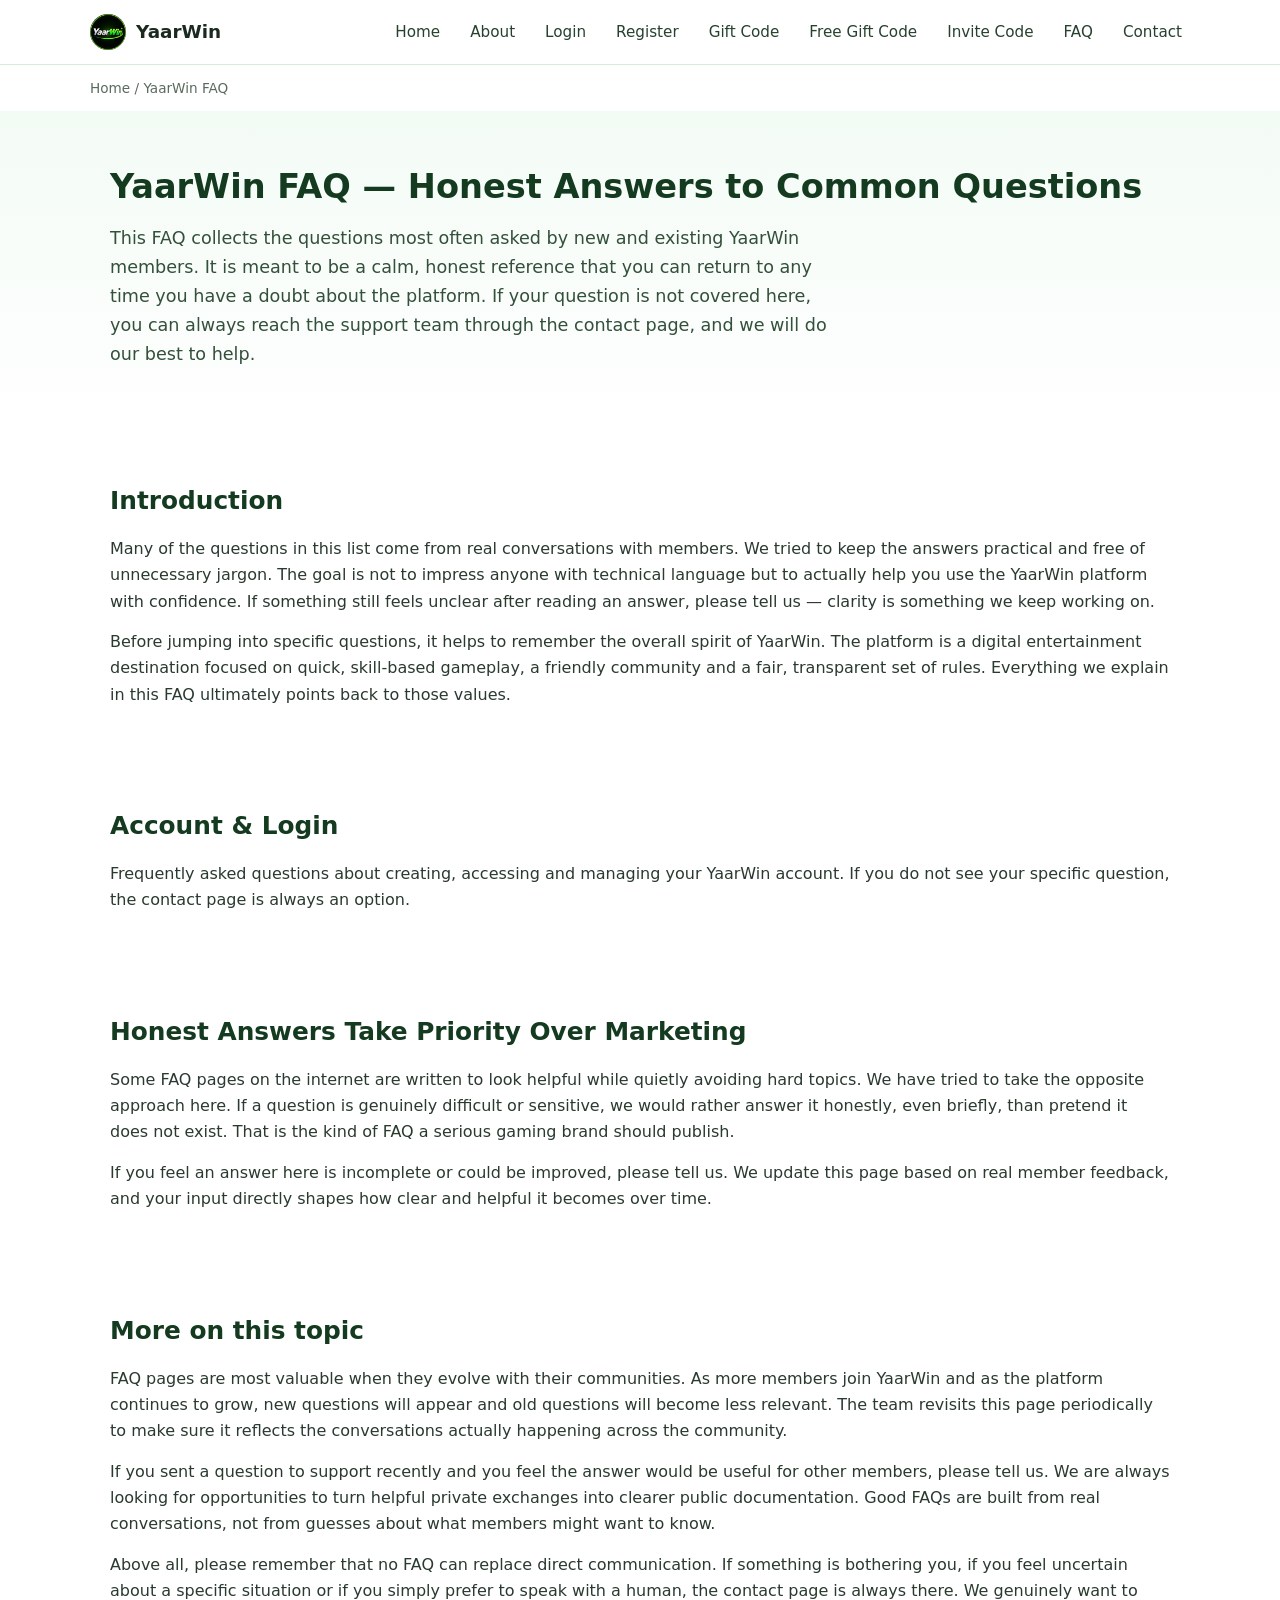
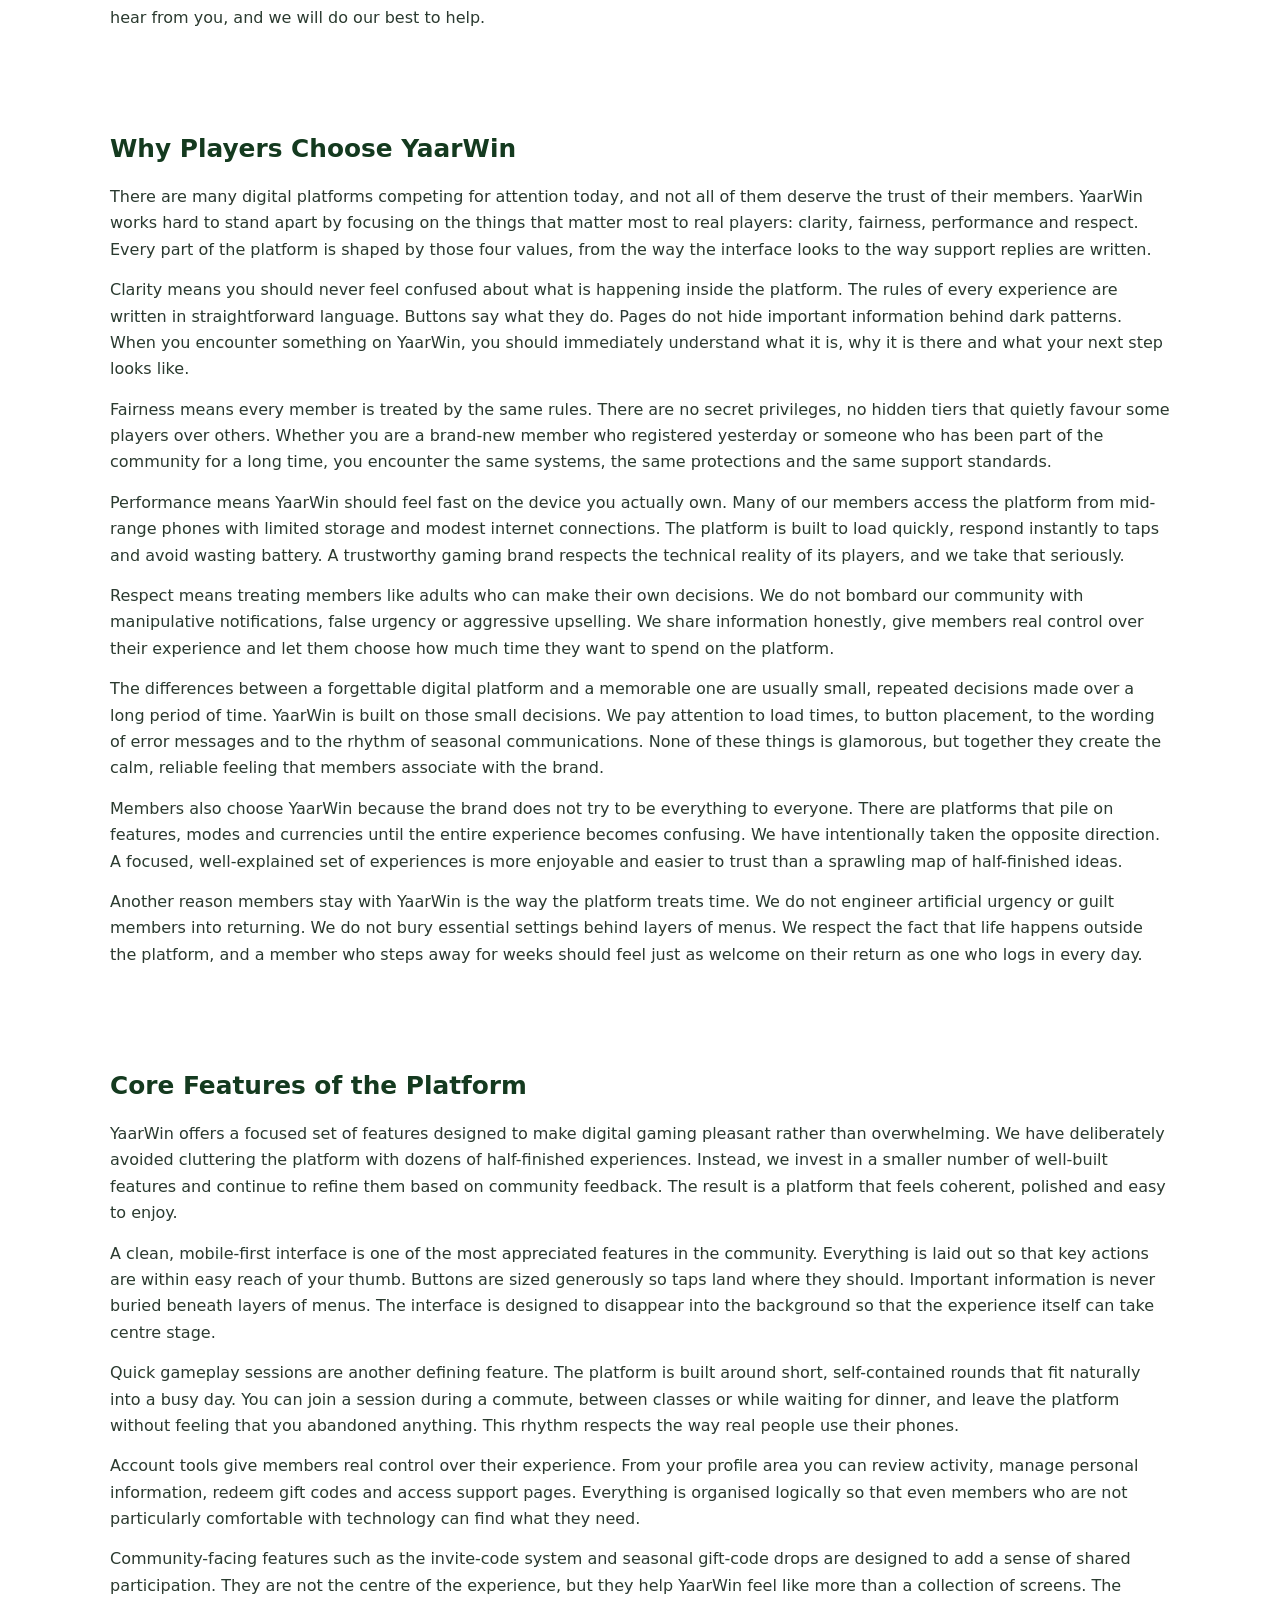
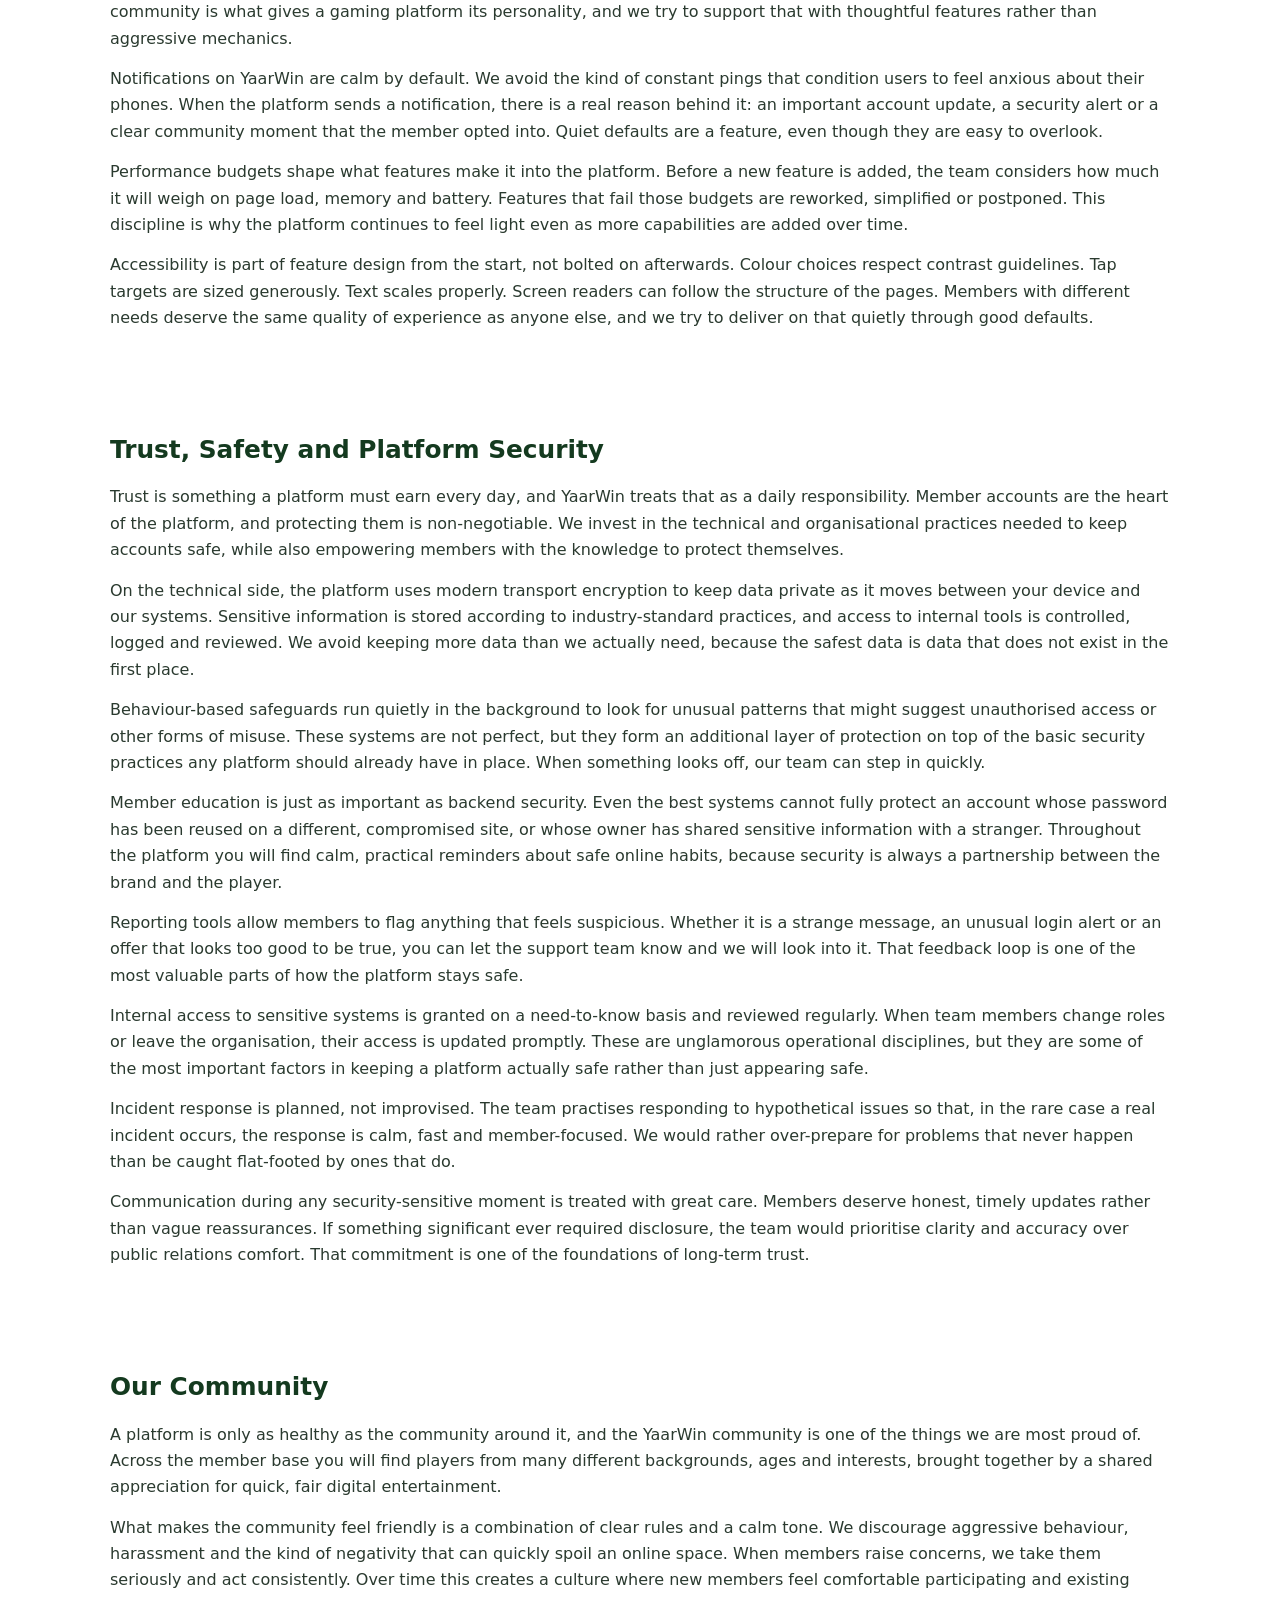
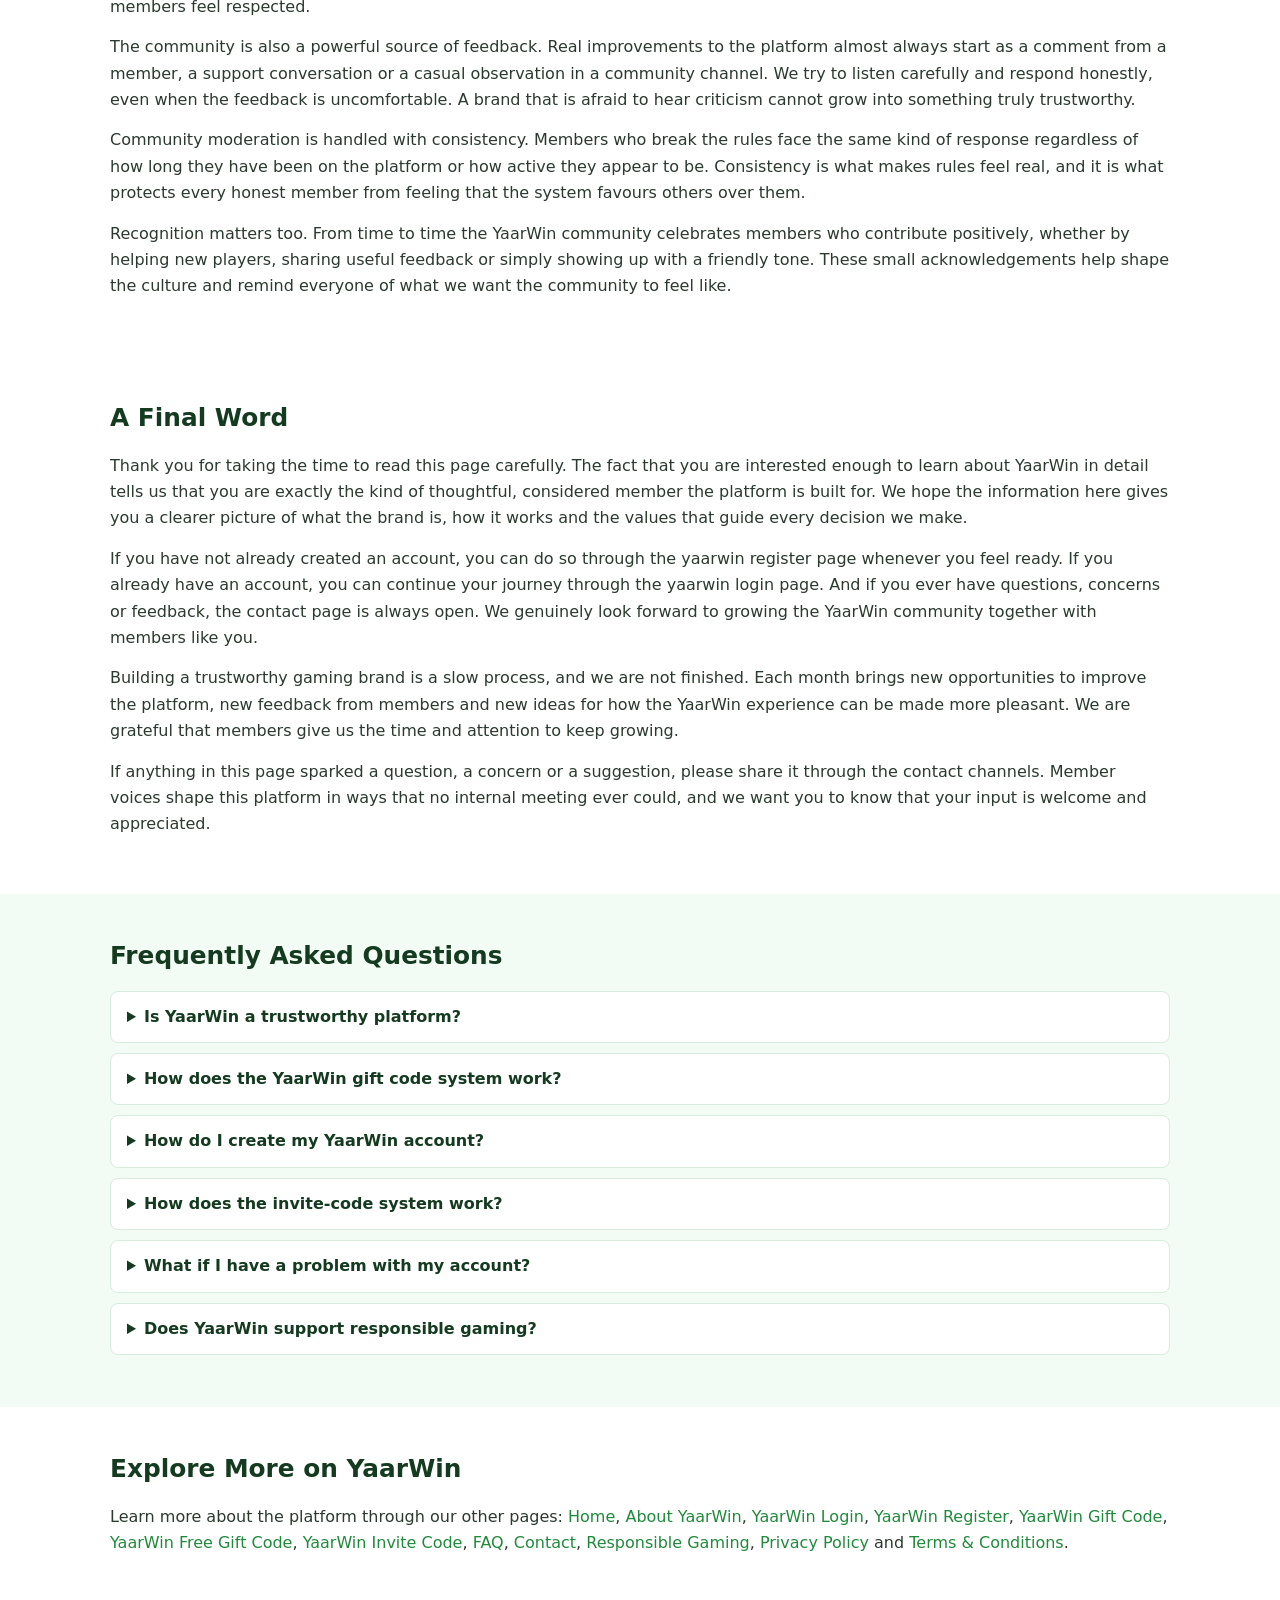
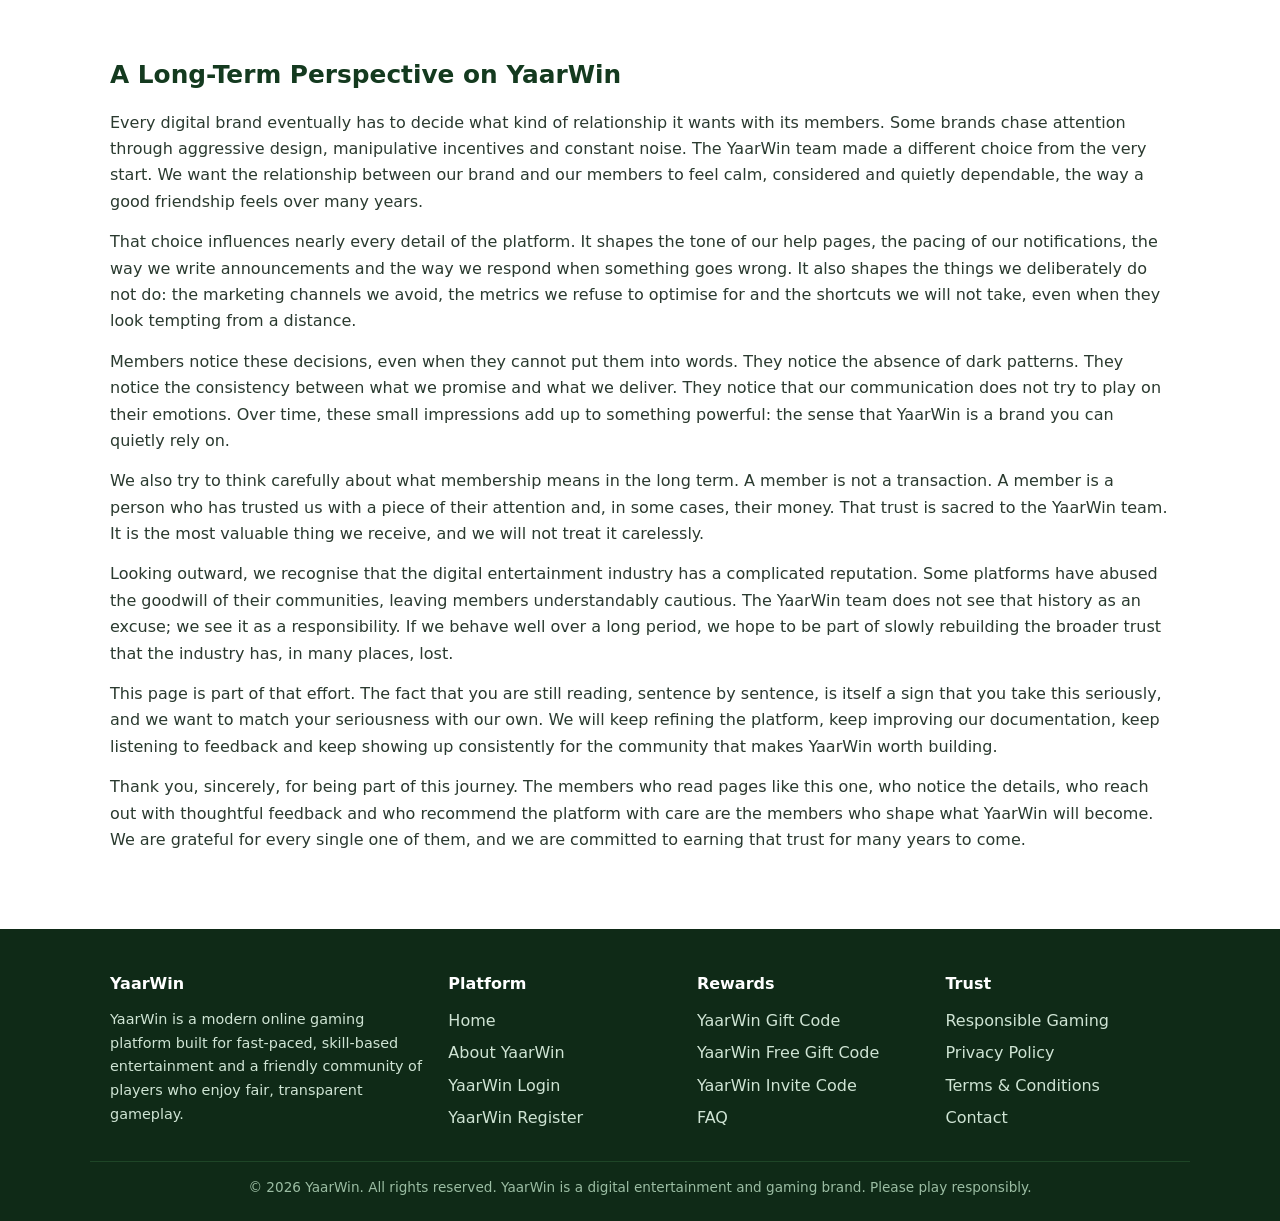
<file: faq.html>
<!doctype html>
<html lang="en">
<head>
<meta charset="utf-8">
<meta name="viewport" content="width=device-width,initial-scale=1">
<title>YaarWin FAQ — Answers About the Platform, Account &amp; Safety</title>
<meta name="description" content="Frequently asked questions about YaarWin. Find answers about accounts, safety, fair play, gift codes, invites, responsible gaming and platform policies.">
<meta name="keywords" content="yaarwin faq, yaarwin help, yaarwin questions, yaarwin support">
<meta name="author" content="YaarWin">
<meta name="robots" content="index,follow,max-snippet:-1,max-image-preview:large">
<meta name="theme-color" content="#34c759">
<link rel="canonical" href="https://yaarwinn.live/faq.html">
<link rel="icon" type="image/svg+xml" href="/assets/img/favicon.svg">
<link rel="apple-touch-icon" href="/assets/img/yaarwin-logo.jpg">
<link rel="preload" as="style" href="/assets/css/style.css">
<link rel="stylesheet" href="/assets/css/style.css">
<link rel="dns-prefetch" href="//yaarwinn.live">
<meta property="og:type" content="website">
<meta property="og:site_name" content="YaarWin">
<meta property="og:title" content="YaarWin FAQ — Answers About the Platform, Account &amp; Safety">
<meta property="og:description" content="Frequently asked questions about YaarWin. Find answers about accounts, safety, fair play, gift codes, invites, responsible gaming and platform policies.">
<meta property="og:url" content="https://yaarwinn.live/faq.html">
<meta property="og:image" content="https://yaarwinn.live/assets/img/yaarwin-logo.jpg">
<meta name="twitter:card" content="summary_large_image">
<meta name="twitter:title" content="YaarWin FAQ — Answers About the Platform, Account &amp; Safety">
<meta name="twitter:description" content="Frequently asked questions about YaarWin. Find answers about accounts, safety, fair play, gift codes, invites, responsible gaming and platform policies.">
<meta name="twitter:image" content="https://yaarwinn.live/assets/img/yaarwin-logo.jpg">
<script type="application/ld+json">{"@context":"https://schema.org","@type":"Organization","name":"YaarWin","url":"https://yaarwinn.live","logo":"https://yaarwinn.live/assets/img/yaarwin-logo.jpg","sameAs":[],"description":"YaarWin is a modern online gaming platform offering fast-paced, skill-based entertainment and a trusted community for players."}</script>
<script type="application/ld+json">{"@context":"https://schema.org","@type":"WebSite","name":"YaarWin","url":"https://yaarwinn.live"}</script>
<script type="application/ld+json">{"@context":"https://schema.org","@type":"WebPage","name":"YaarWin FAQ \u2014 Answers About the Platform, Account & Safety","description":"Frequently asked questions about YaarWin. Find answers about accounts, safety, fair play, gift codes, invites, responsible gaming and platform policies.","url":"https://yaarwinn.live/faq.html","inLanguage":"en"}</script>
<script type="application/ld+json">{"@context":"https://schema.org","@type":"ImageObject","url":"https://yaarwinn.live/assets/img/yaarwin-logo.jpg","caption":"YaarWin official logo"}</script>
</head>
<body>
<header class="site-header">
<div class="container nav">
<a class="brand" href="/" aria-label="YaarWin home"><img src="/assets/img/yaarwin-logo.jpg" alt="YaarWin logo" width="36" height="36" loading="eager" decoding="async"><span>YaarWin</span></a>
<nav aria-label="Primary"><ul>
<li><a href="/">Home</a></li><li><a href="/about.html">About</a></li><li><a href="/login.html">Login</a></li><li><a href="/register.html">Register</a></li><li><a href="/giftcode.html">Gift Code</a></li><li><a href="/free-giftcode.html">Free Gift Code</a></li><li><a href="/invite-code.html">Invite Code</a></li><li><a href="/faq.html">FAQ</a></li><li><a href="/contact.html">Contact</a></li>
</ul></nav>
</div>
</header>

<div class="container breadcrumbs"><a href="/">Home</a> / <span aria-current="page">YaarWin FAQ</span></div><script type="application/ld+json">{"@context":"https://schema.org","@type":"BreadcrumbList","itemListElement":[{"@type":"ListItem","position":1,"name":"Home","item":"https://yaarwinn.live/"},{"@type":"ListItem","position":2,"name":"YaarWin FAQ","item":"https://yaarwinn.live/faq.html"}]}</script>
<section class="hero"><div class="container"><h1>YaarWin FAQ — Honest Answers to Common Questions</h1><p class="lede">This FAQ collects the questions most often asked by new and existing YaarWin members. It is meant to be a calm, honest reference that you can return to any time you have a doubt about the platform. If your question is not covered here, you can always reach the support team through the contact page, and we will do our best to help.</p></div></section>
<section><div class="container"><h2>Introduction</h2><p>Many of the questions in this list come from real conversations with members. We tried to keep the answers practical and free of unnecessary jargon. The goal is not to impress anyone with technical language but to actually help you use the YaarWin platform with confidence. If something still feels unclear after reading an answer, please tell us — clarity is something we keep working on.</p>
<p>Before jumping into specific questions, it helps to remember the overall spirit of YaarWin. The platform is a digital entertainment destination focused on quick, skill-based gameplay, a friendly community and a fair, transparent set of rules. Everything we explain in this FAQ ultimately points back to those values.</p></div></section>
<section><div class="container"><h2>Account & Login</h2><p>Frequently asked questions about creating, accessing and managing your YaarWin account. If you do not see your specific question, the contact page is always an option.</p></div></section>
<section><div class="container"><h2>Honest Answers Take Priority Over Marketing</h2><p>Some FAQ pages on the internet are written to look helpful while quietly avoiding hard topics. We have tried to take the opposite approach here. If a question is genuinely difficult or sensitive, we would rather answer it honestly, even briefly, than pretend it does not exist. That is the kind of FAQ a serious gaming brand should publish.</p>
<p>If you feel an answer here is incomplete or could be improved, please tell us. We update this page based on real member feedback, and your input directly shapes how clear and helpful it becomes over time.</p></div></section>
<section><div class="container"><h2>More on this topic</h2><p>FAQ pages are most valuable when they evolve with their communities. As more members join YaarWin and as the platform continues to grow, new questions will appear and old questions will become less relevant. The team revisits this page periodically to make sure it reflects the conversations actually happening across the community.</p>
<p>If you sent a question to support recently and you feel the answer would be useful for other members, please tell us. We are always looking for opportunities to turn helpful private exchanges into clearer public documentation. Good FAQs are built from real conversations, not from guesses about what members might want to know.</p>
<p>Above all, please remember that no FAQ can replace direct communication. If something is bothering you, if you feel uncertain about a specific situation or if you simply prefer to speak with a human, the contact page is always there. We genuinely want to hear from you, and we will do our best to help.</p></div></section>
<section><div class="container"><h2>Why Players Choose YaarWin</h2><p>There are many digital platforms competing for attention today, and not all of them deserve the trust of their members. YaarWin works hard to stand apart by focusing on the things that matter most to real players: clarity, fairness, performance and respect. Every part of the platform is shaped by those four values, from the way the interface looks to the way support replies are written.</p>
<p>Clarity means you should never feel confused about what is happening inside the platform. The rules of every experience are written in straightforward language. Buttons say what they do. Pages do not hide important information behind dark patterns. When you encounter something on YaarWin, you should immediately understand what it is, why it is there and what your next step looks like.</p>
<p>Fairness means every member is treated by the same rules. There are no secret privileges, no hidden tiers that quietly favour some players over others. Whether you are a brand-new member who registered yesterday or someone who has been part of the community for a long time, you encounter the same systems, the same protections and the same support standards.</p>
<p>Performance means YaarWin should feel fast on the device you actually own. Many of our members access the platform from mid-range phones with limited storage and modest internet connections. The platform is built to load quickly, respond instantly to taps and avoid wasting battery. A trustworthy gaming brand respects the technical reality of its players, and we take that seriously.</p>
<p>Respect means treating members like adults who can make their own decisions. We do not bombard our community with manipulative notifications, false urgency or aggressive upselling. We share information honestly, give members real control over their experience and let them choose how much time they want to spend on the platform.</p>
<p>The differences between a forgettable digital platform and a memorable one are usually small, repeated decisions made over a long period of time. YaarWin is built on those small decisions. We pay attention to load times, to button placement, to the wording of error messages and to the rhythm of seasonal communications. None of these things is glamorous, but together they create the calm, reliable feeling that members associate with the brand.</p>
<p>Members also choose YaarWin because the brand does not try to be everything to everyone. There are platforms that pile on features, modes and currencies until the entire experience becomes confusing. We have intentionally taken the opposite direction. A focused, well-explained set of experiences is more enjoyable and easier to trust than a sprawling map of half-finished ideas.</p>
<p>Another reason members stay with YaarWin is the way the platform treats time. We do not engineer artificial urgency or guilt members into returning. We do not bury essential settings behind layers of menus. We respect the fact that life happens outside the platform, and a member who steps away for weeks should feel just as welcome on their return as one who logs in every day.</p></div></section>
<section><div class="container"><h2>Core Features of the Platform</h2><p>YaarWin offers a focused set of features designed to make digital gaming pleasant rather than overwhelming. We have deliberately avoided cluttering the platform with dozens of half-finished experiences. Instead, we invest in a smaller number of well-built features and continue to refine them based on community feedback. The result is a platform that feels coherent, polished and easy to enjoy.</p>
<p>A clean, mobile-first interface is one of the most appreciated features in the community. Everything is laid out so that key actions are within easy reach of your thumb. Buttons are sized generously so taps land where they should. Important information is never buried beneath layers of menus. The interface is designed to disappear into the background so that the experience itself can take centre stage.</p>
<p>Quick gameplay sessions are another defining feature. The platform is built around short, self-contained rounds that fit naturally into a busy day. You can join a session during a commute, between classes or while waiting for dinner, and leave the platform without feeling that you abandoned anything. This rhythm respects the way real people use their phones.</p>
<p>Account tools give members real control over their experience. From your profile area you can review activity, manage personal information, redeem gift codes and access support pages. Everything is organised logically so that even members who are not particularly comfortable with technology can find what they need.</p>
<p>Community-facing features such as the invite-code system and seasonal gift-code drops are designed to add a sense of shared participation. They are not the centre of the experience, but they help YaarWin feel like more than a collection of screens. The community is what gives a gaming platform its personality, and we try to support that with thoughtful features rather than aggressive mechanics.</p>
<p>Notifications on YaarWin are calm by default. We avoid the kind of constant pings that condition users to feel anxious about their phones. When the platform sends a notification, there is a real reason behind it: an important account update, a security alert or a clear community moment that the member opted into. Quiet defaults are a feature, even though they are easy to overlook.</p>
<p>Performance budgets shape what features make it into the platform. Before a new feature is added, the team considers how much it will weigh on page load, memory and battery. Features that fail those budgets are reworked, simplified or postponed. This discipline is why the platform continues to feel light even as more capabilities are added over time.</p>
<p>Accessibility is part of feature design from the start, not bolted on afterwards. Colour choices respect contrast guidelines. Tap targets are sized generously. Text scales properly. Screen readers can follow the structure of the pages. Members with different needs deserve the same quality of experience as anyone else, and we try to deliver on that quietly through good defaults.</p></div></section>
<section><div class="container"><h2>Trust, Safety and Platform Security</h2><p>Trust is something a platform must earn every day, and YaarWin treats that as a daily responsibility. Member accounts are the heart of the platform, and protecting them is non-negotiable. We invest in the technical and organisational practices needed to keep accounts safe, while also empowering members with the knowledge to protect themselves.</p>
<p>On the technical side, the platform uses modern transport encryption to keep data private as it moves between your device and our systems. Sensitive information is stored according to industry-standard practices, and access to internal tools is controlled, logged and reviewed. We avoid keeping more data than we actually need, because the safest data is data that does not exist in the first place.</p>
<p>Behaviour-based safeguards run quietly in the background to look for unusual patterns that might suggest unauthorised access or other forms of misuse. These systems are not perfect, but they form an additional layer of protection on top of the basic security practices any platform should already have in place. When something looks off, our team can step in quickly.</p>
<p>Member education is just as important as backend security. Even the best systems cannot fully protect an account whose password has been reused on a different, compromised site, or whose owner has shared sensitive information with a stranger. Throughout the platform you will find calm, practical reminders about safe online habits, because security is always a partnership between the brand and the player.</p>
<p>Reporting tools allow members to flag anything that feels suspicious. Whether it is a strange message, an unusual login alert or an offer that looks too good to be true, you can let the support team know and we will look into it. That feedback loop is one of the most valuable parts of how the platform stays safe.</p>
<p>Internal access to sensitive systems is granted on a need-to-know basis and reviewed regularly. When team members change roles or leave the organisation, their access is updated promptly. These are unglamorous operational disciplines, but they are some of the most important factors in keeping a platform actually safe rather than just appearing safe.</p>
<p>Incident response is planned, not improvised. The team practises responding to hypothetical issues so that, in the rare case a real incident occurs, the response is calm, fast and member-focused. We would rather over-prepare for problems that never happen than be caught flat-footed by ones that do.</p>
<p>Communication during any security-sensitive moment is treated with great care. Members deserve honest, timely updates rather than vague reassurances. If something significant ever required disclosure, the team would prioritise clarity and accuracy over public relations comfort. That commitment is one of the foundations of long-term trust.</p></div></section>
<section><div class="container"><h2>Our Community</h2><p>A platform is only as healthy as the community around it, and the YaarWin community is one of the things we are most proud of. Across the member base you will find players from many different backgrounds, ages and interests, brought together by a shared appreciation for quick, fair digital entertainment.</p>
<p>What makes the community feel friendly is a combination of clear rules and a calm tone. We discourage aggressive behaviour, harassment and the kind of negativity that can quickly spoil an online space. When members raise concerns, we take them seriously and act consistently. Over time this creates a culture where new members feel comfortable participating and existing members feel respected.</p>
<p>The community is also a powerful source of feedback. Real improvements to the platform almost always start as a comment from a member, a support conversation or a casual observation in a community channel. We try to listen carefully and respond honestly, even when the feedback is uncomfortable. A brand that is afraid to hear criticism cannot grow into something truly trustworthy.</p>
<p>Community moderation is handled with consistency. Members who break the rules face the same kind of response regardless of how long they have been on the platform or how active they appear to be. Consistency is what makes rules feel real, and it is what protects every honest member from feeling that the system favours others over them.</p>
<p>Recognition matters too. From time to time the YaarWin community celebrates members who contribute positively, whether by helping new players, sharing useful feedback or simply showing up with a friendly tone. These small acknowledgements help shape the culture and remind everyone of what we want the community to feel like.</p></div></section>
<section><div class="container"><h2>A Final Word</h2><p>Thank you for taking the time to read this page carefully. The fact that you are interested enough to learn about YaarWin in detail tells us that you are exactly the kind of thoughtful, considered member the platform is built for. We hope the information here gives you a clearer picture of what the brand is, how it works and the values that guide every decision we make.</p>
<p>If you have not already created an account, you can do so through the yaarwin register page whenever you feel ready. If you already have an account, you can continue your journey through the yaarwin login page. And if you ever have questions, concerns or feedback, the contact page is always open. We genuinely look forward to growing the YaarWin community together with members like you.</p>
<p>Building a trustworthy gaming brand is a slow process, and we are not finished. Each month brings new opportunities to improve the platform, new feedback from members and new ideas for how the YaarWin experience can be made more pleasant. We are grateful that members give us the time and attention to keep growing.</p>
<p>If anything in this page sparked a question, a concern or a suggestion, please share it through the contact channels. Member voices shape this platform in ways that no internal meeting ever could, and we want you to know that your input is welcome and appreciated.</p></div></section>
<section class="bg-soft"><div class="container"><h2>Frequently Asked Questions</h2><div class="faq"><details><summary>Is YaarWin a trustworthy platform?</summary><p>YaarWin focuses on transparency, fair play, member education and strong security practices to build long-term trust.</p></details>
<details><summary>How does the YaarWin gift code system work?</summary><p>Time-limited reward codes are released occasionally and can be redeemed from your account after a normal yaarwin login.</p></details>
<details><summary>How do I create my YaarWin account?</summary><p>Use the yaarwin register page, complete the short form, verify your details and you are ready to begin.</p></details>
<details><summary>How does the invite-code system work?</summary><p>Every member has a unique yaarwin invite code that friends can use during registration to join the community.</p></details>
<details><summary>What if I have a problem with my account?</summary><p>Visit the contact page and reach out through official support channels for help with your YaarWin account.</p></details>
<details><summary>Does YaarWin support responsible gaming?</summary><p>Yes. Responsible gaming is one of YaarWin’s core values and the responsible-gaming page outlines the team’s commitments.</p></details></div><script type="application/ld+json">{"@context":"https://schema.org","@type":"FAQPage","mainEntity":[{"@type":"Question","name":"Is YaarWin a trustworthy platform?","acceptedAnswer":{"@type":"Answer","text":"YaarWin focuses on transparency, fair play, member education and strong security practices to build long-term trust."}},{"@type":"Question","name":"How does the YaarWin gift code system work?","acceptedAnswer":{"@type":"Answer","text":"Time-limited reward codes are released occasionally and can be redeemed from your account after a normal yaarwin login."}},{"@type":"Question","name":"How do I create my YaarWin account?","acceptedAnswer":{"@type":"Answer","text":"Use the yaarwin register page, complete the short form, verify your details and you are ready to begin."}},{"@type":"Question","name":"How does the invite-code system work?","acceptedAnswer":{"@type":"Answer","text":"Every member has a unique yaarwin invite code that friends can use during registration to join the community."}},{"@type":"Question","name":"What if I have a problem with my account?","acceptedAnswer":{"@type":"Answer","text":"Visit the contact page and reach out through official support channels for help with your YaarWin account."}},{"@type":"Question","name":"Does YaarWin support responsible gaming?","acceptedAnswer":{"@type":"Answer","text":"Yes. Responsible gaming is one of YaarWin\u2019s core values and the responsible-gaming page outlines the team\u2019s commitments."}}]}</script></div></section>
<section><div class="container"><h2>Explore More on YaarWin</h2><p>Learn more about the platform through our other pages: <a href="/">Home</a>, <a href="/about.html">About YaarWin</a>, <a href="/login.html">YaarWin Login</a>, <a href="/register.html">YaarWin Register</a>, <a href="/giftcode.html">YaarWin Gift Code</a>, <a href="/free-giftcode.html">YaarWin Free Gift Code</a>, <a href="/invite-code.html">YaarWin Invite Code</a>, <a href="/faq.html">FAQ</a>, <a href="/contact.html">Contact</a>, <a href="/responsible-gaming.html">Responsible Gaming</a>, <a href="/privacy-policy.html">Privacy Policy</a> and <a href="/terms.html">Terms &amp; Conditions</a>.</p></div></section>

<section><div class="container"><h2>A Long-Term Perspective on YaarWin</h2><p>Every digital brand eventually has to decide what kind of relationship it wants with its members. Some brands chase attention through aggressive design, manipulative incentives and constant noise. The YaarWin team made a different choice from the very start. We want the relationship between our brand and our members to feel calm, considered and quietly dependable, the way a good friendship feels over many years.</p>
<p>That choice influences nearly every detail of the platform. It shapes the tone of our help pages, the pacing of our notifications, the way we write announcements and the way we respond when something goes wrong. It also shapes the things we deliberately do not do: the marketing channels we avoid, the metrics we refuse to optimise for and the shortcuts we will not take, even when they look tempting from a distance.</p>
<p>Members notice these decisions, even when they cannot put them into words. They notice the absence of dark patterns. They notice the consistency between what we promise and what we deliver. They notice that our communication does not try to play on their emotions. Over time, these small impressions add up to something powerful: the sense that YaarWin is a brand you can quietly rely on.</p>
<p>We also try to think carefully about what membership means in the long term. A member is not a transaction. A member is a person who has trusted us with a piece of their attention and, in some cases, their money. That trust is sacred to the YaarWin team. It is the most valuable thing we receive, and we will not treat it carelessly.</p>
<p>Looking outward, we recognise that the digital entertainment industry has a complicated reputation. Some platforms have abused the goodwill of their communities, leaving members understandably cautious. The YaarWin team does not see that history as an excuse; we see it as a responsibility. If we behave well over a long period, we hope to be part of slowly rebuilding the broader trust that the industry has, in many places, lost.</p>
<p>This page is part of that effort. The fact that you are still reading, sentence by sentence, is itself a sign that you take this seriously, and we want to match your seriousness with our own. We will keep refining the platform, keep improving our documentation, keep listening to feedback and keep showing up consistently for the community that makes YaarWin worth building.</p>
<p>Thank you, sincerely, for being part of this journey. The members who read pages like this one, who notice the details, who reach out with thoughtful feedback and who recommend the platform with care are the members who shape what YaarWin will become. We are grateful for every single one of them, and we are committed to earning that trust for many years to come.</p></div></section>
<footer class="site-footer">
<div class="container footer-grid">
<div>
<h4>YaarWin</h4>
<p style="color:#cfe4d4;font-size:.9rem">YaarWin is a modern online gaming platform built for fast-paced, skill-based entertainment and a friendly community of players who enjoy fair, transparent gameplay.</p>
</div>
<div>
<h4>Platform</h4>
<ul>
<li><a href="/">Home</a></li>
<li><a href="/about.html">About YaarWin</a></li>
<li><a href="/login.html">YaarWin Login</a></li>
<li><a href="/register.html">YaarWin Register</a></li>
</ul>
</div>
<div>
<h4>Rewards</h4>
<ul>
<li><a href="/giftcode.html">YaarWin Gift Code</a></li>
<li><a href="/free-giftcode.html">YaarWin Free Gift Code</a></li>
<li><a href="/invite-code.html">YaarWin Invite Code</a></li>
<li><a href="/faq.html">FAQ</a></li>
</ul>
</div>
<div>
<h4>Trust</h4>
<ul>
<li><a href="/responsible-gaming.html">Responsible Gaming</a></li>
<li><a href="/privacy-policy.html">Privacy Policy</a></li>
<li><a href="/terms.html">Terms &amp; Conditions</a></li>
<li><a href="/contact.html">Contact</a></li>
</ul>
</div>
</div>
<div class="container copy">© 2026 YaarWin. All rights reserved. YaarWin is a digital entertainment and gaming brand. Please play responsibly.</div>
</footer>
</body>
</html>
</file>
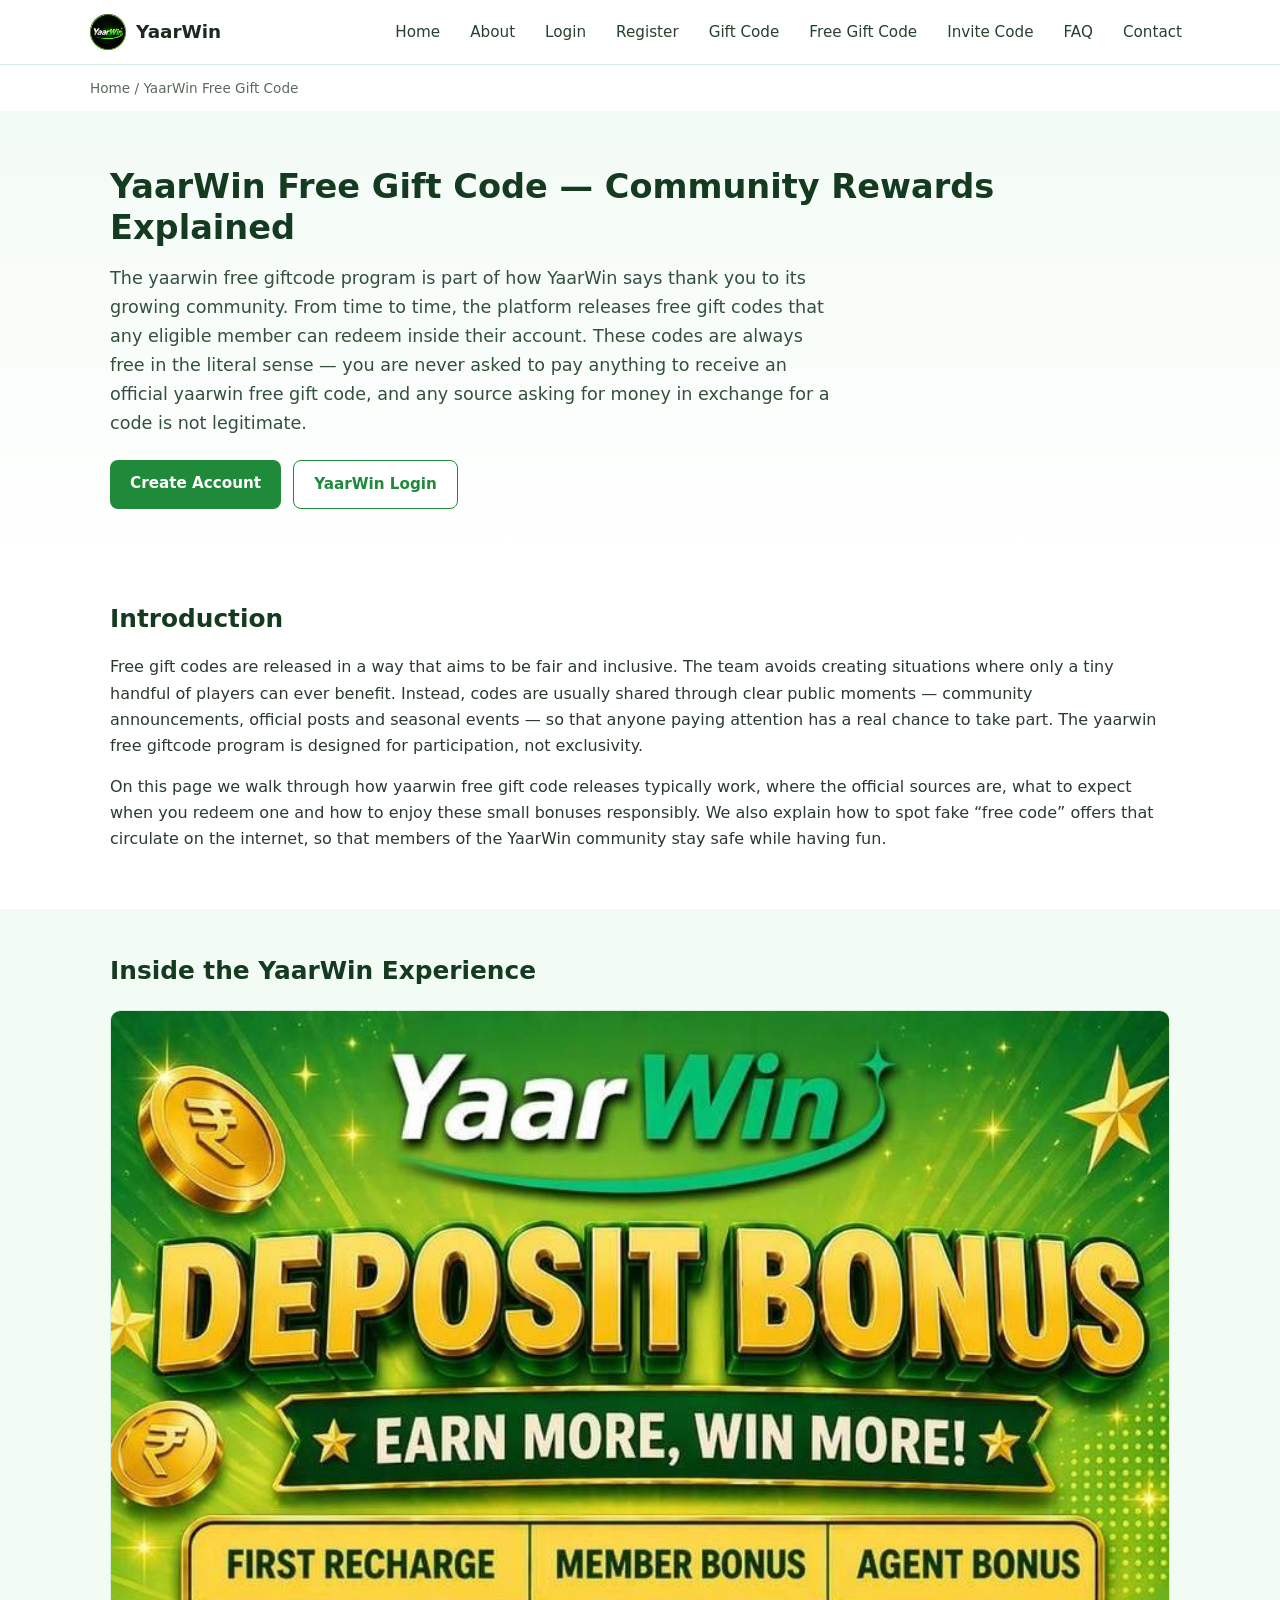
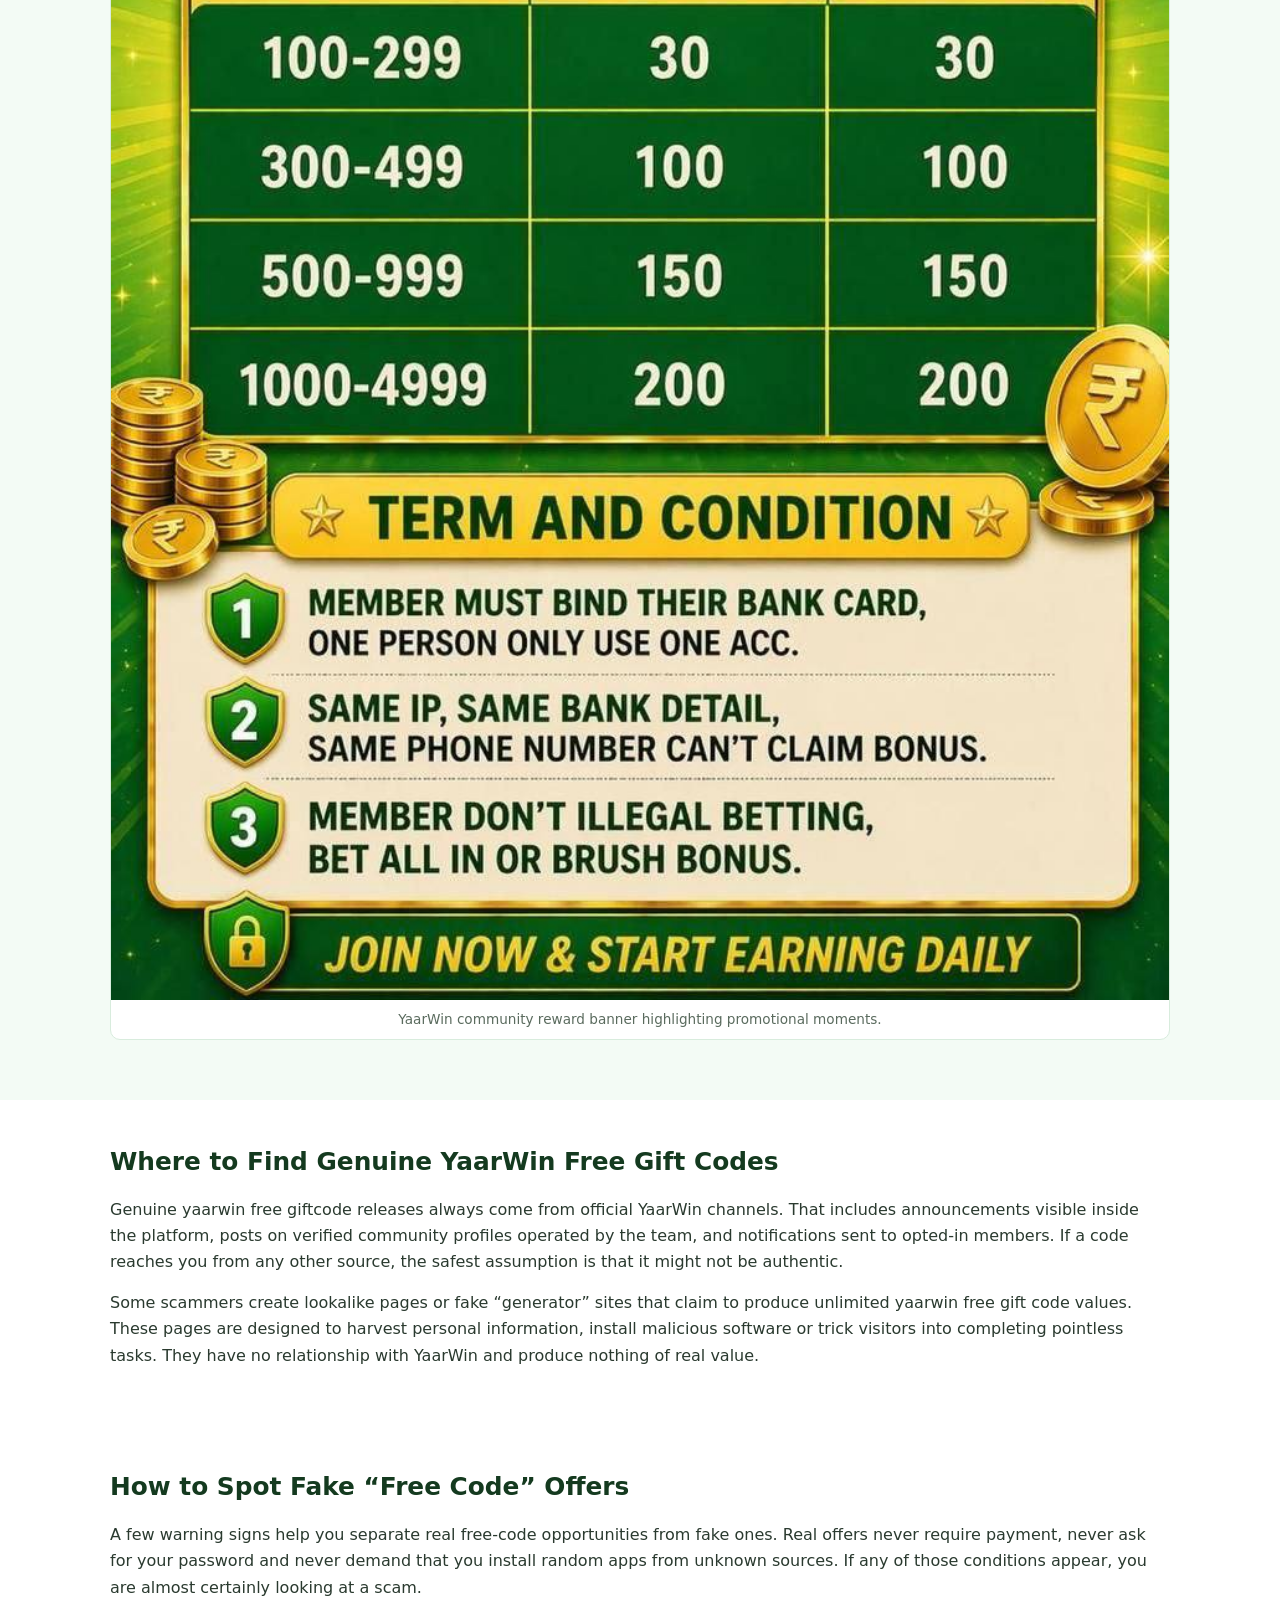
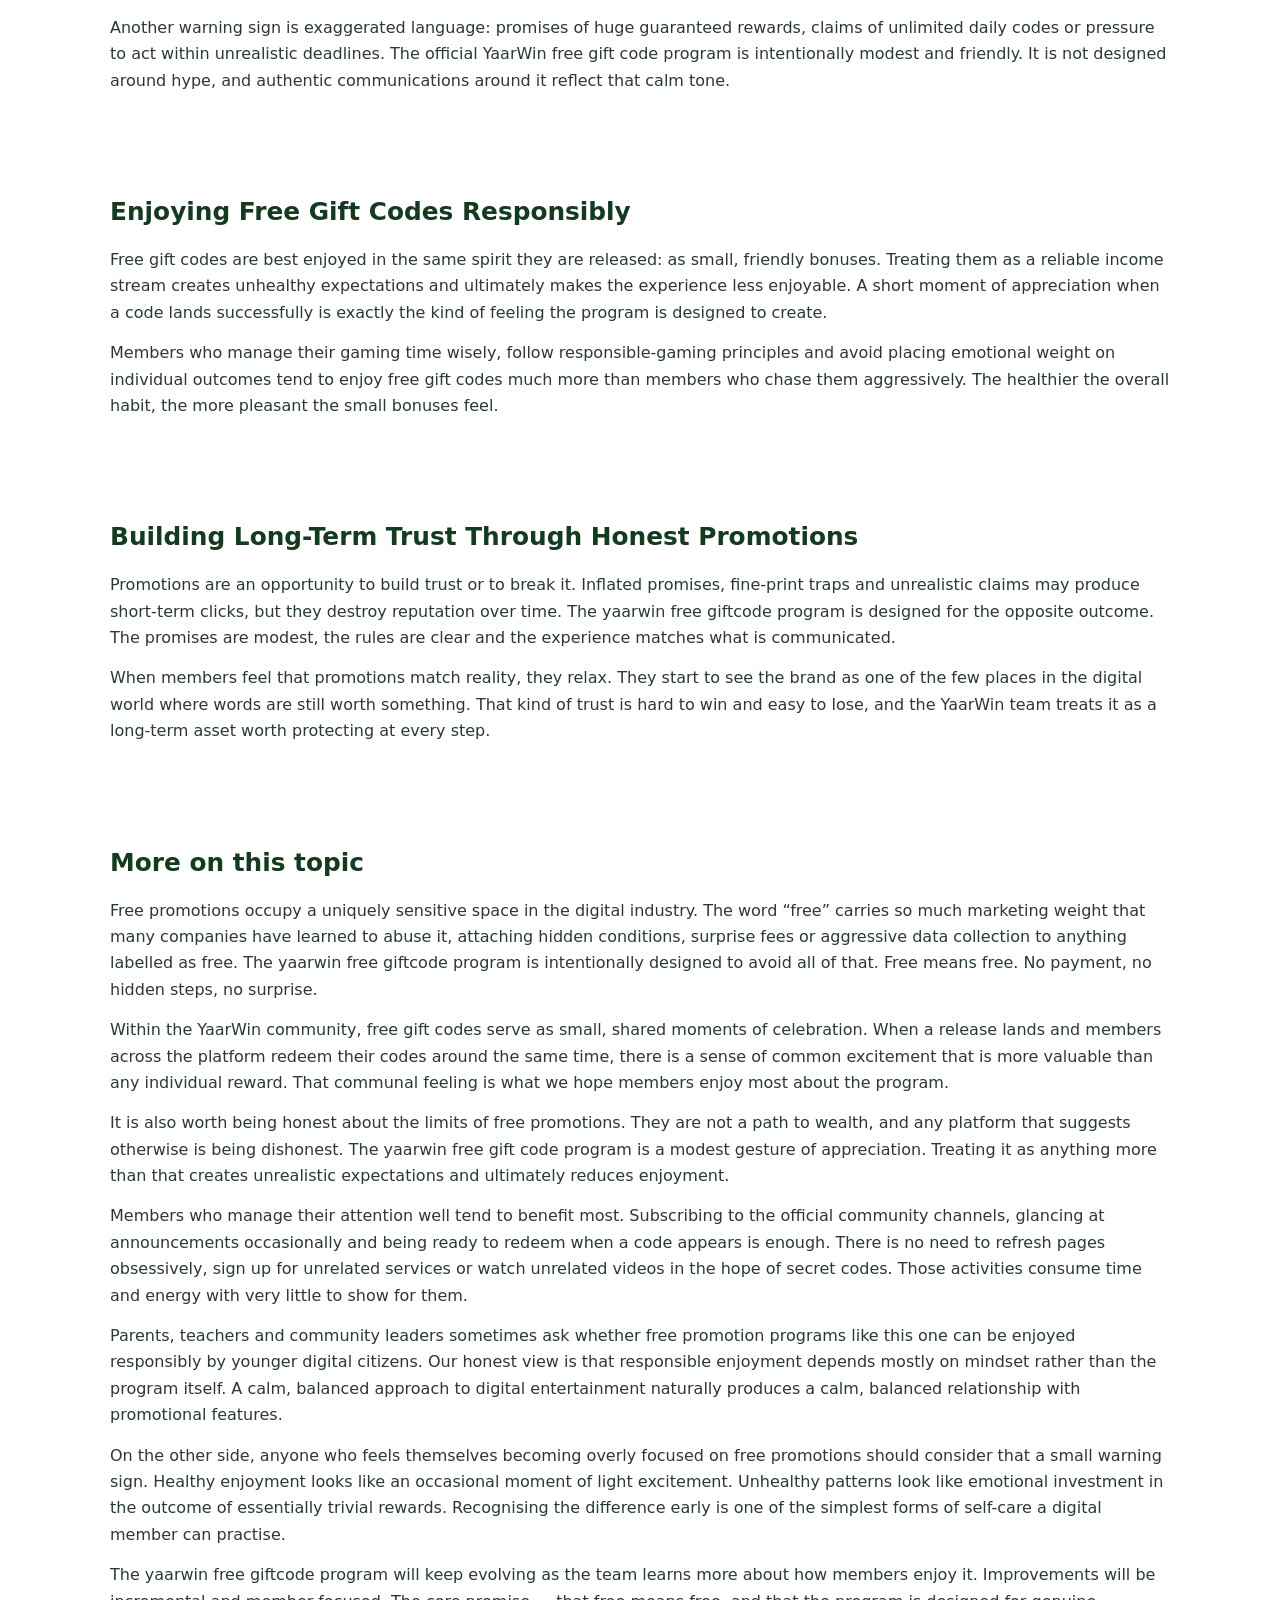
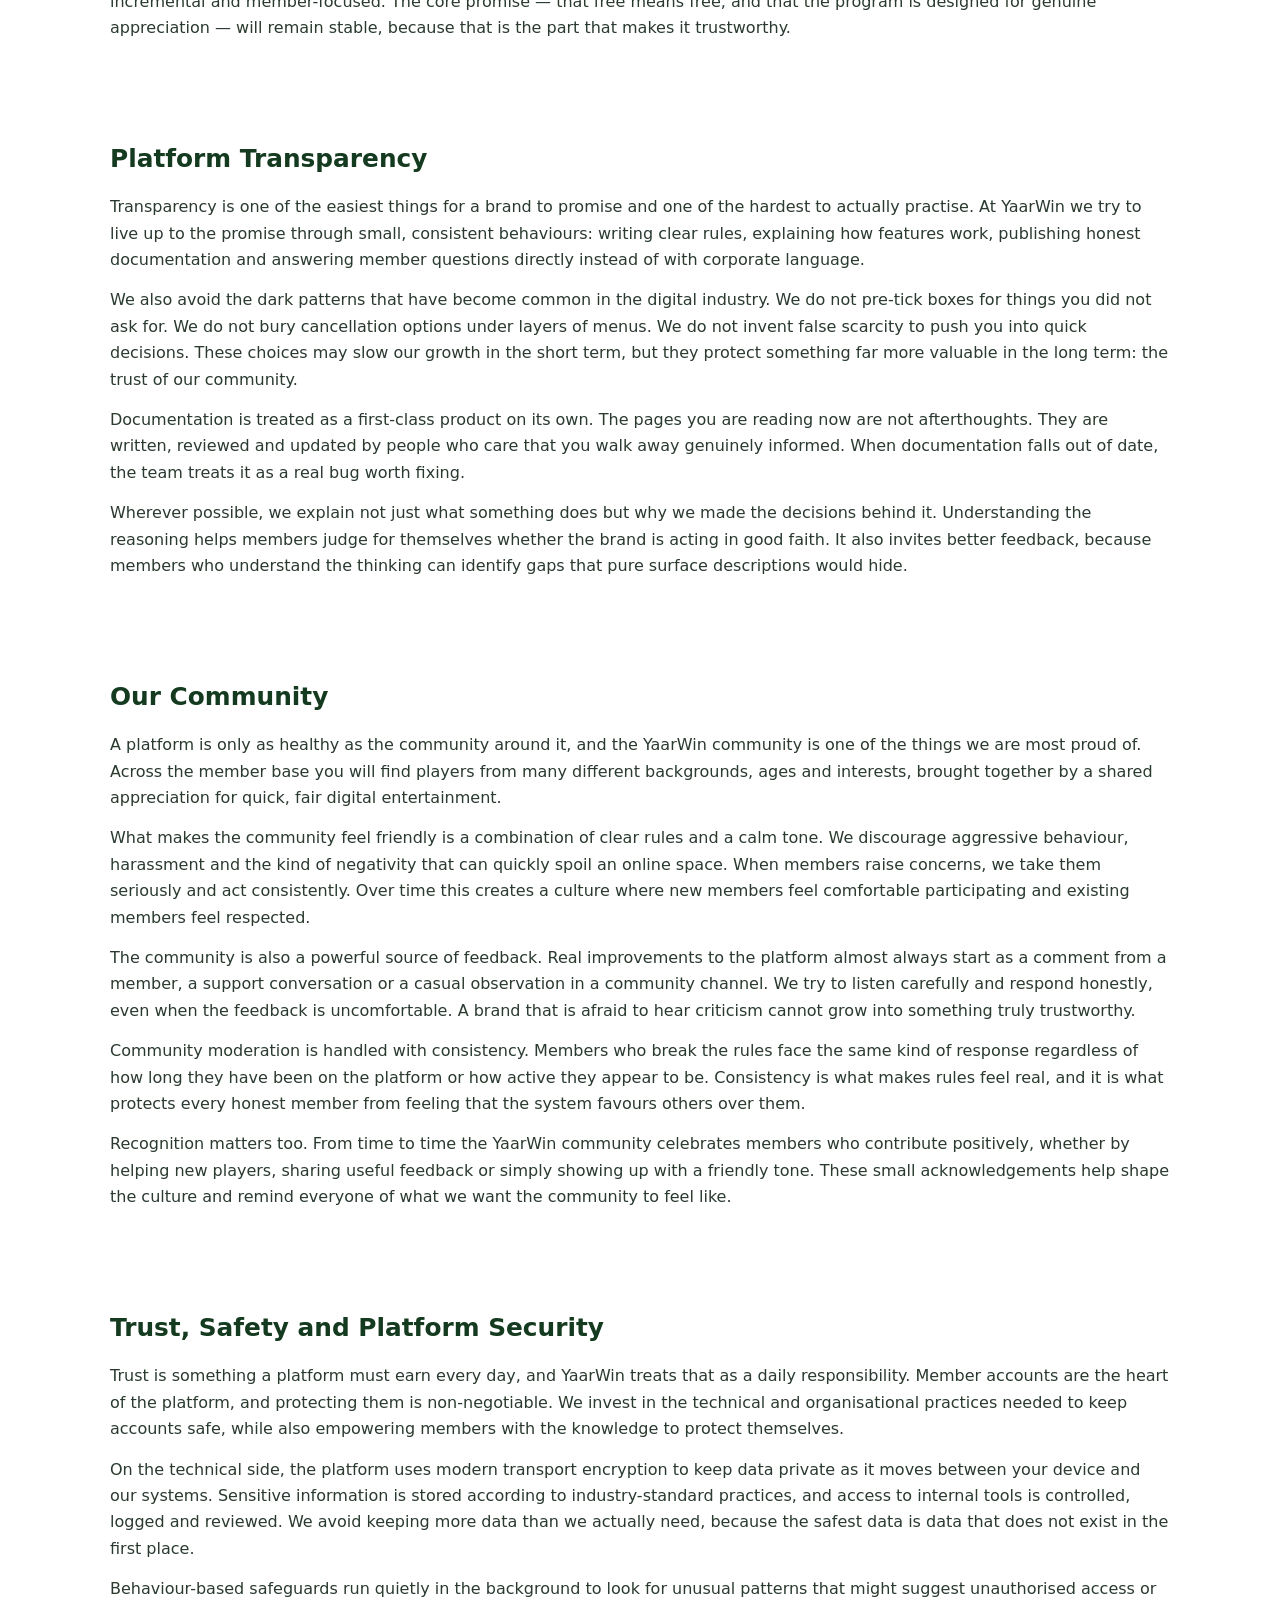
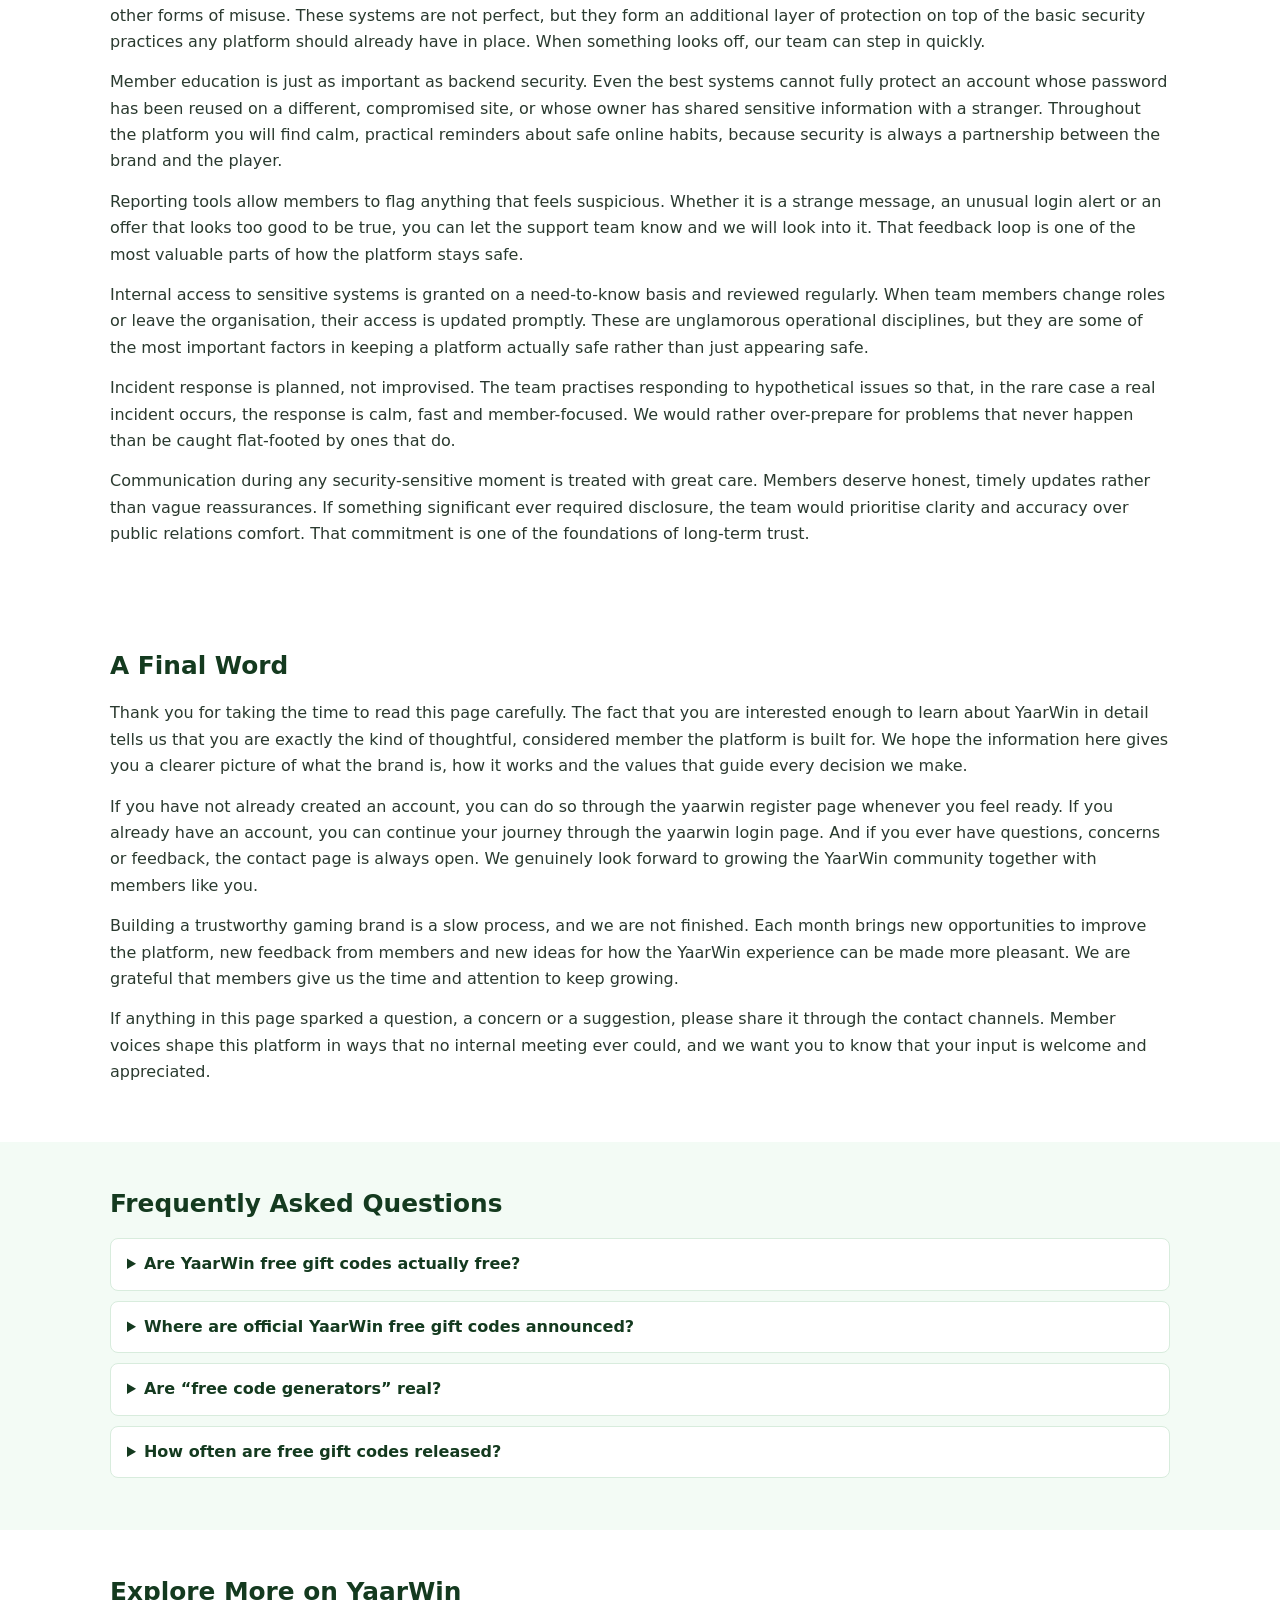
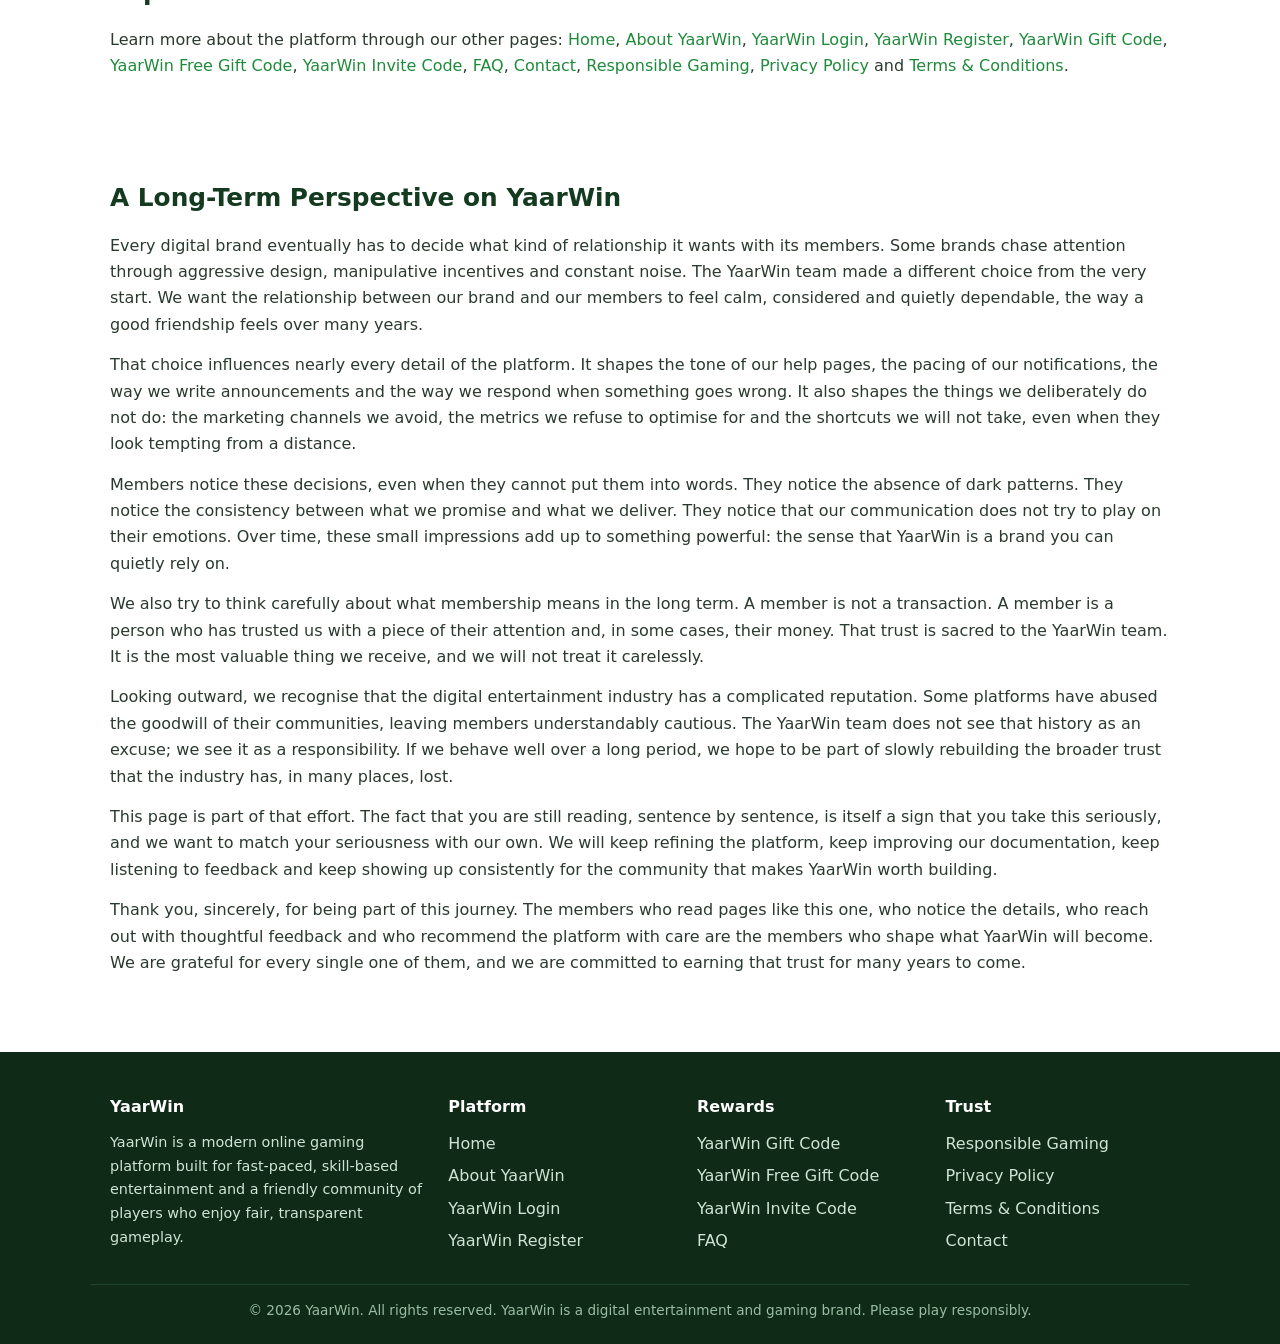
<file: free-giftcode.html>
<!doctype html>
<html lang="en">
<head>
<meta charset="utf-8">
<meta name="viewport" content="width=device-width,initial-scale=1">
<title>YaarWin Free Gift Code — Community Rewards &amp; Promotions</title>
<meta name="description" content="Discover how the YaarWin free gift code program works, where official codes are shared, how the community celebrates rewards and how to avoid fake offers.">
<meta name="keywords" content="yaarwin free giftcode, yaarwin free gift code, yaarwin rewards, yaarwin promotions">
<meta name="author" content="YaarWin">
<meta name="robots" content="index,follow,max-snippet:-1,max-image-preview:large">
<meta name="theme-color" content="#34c759">
<link rel="canonical" href="https://yaarwinn.live/free-giftcode.html">
<link rel="icon" type="image/svg+xml" href="/assets/img/favicon.svg">
<link rel="apple-touch-icon" href="/assets/img/yaarwin-logo.jpg">
<link rel="preload" as="style" href="/assets/css/style.css">
<link rel="stylesheet" href="/assets/css/style.css">
<link rel="dns-prefetch" href="//yaarwinn.live">
<meta property="og:type" content="website">
<meta property="og:site_name" content="YaarWin">
<meta property="og:title" content="YaarWin Free Gift Code — Community Rewards &amp; Promotions">
<meta property="og:description" content="Discover how the YaarWin free gift code program works, where official codes are shared, how the community celebrates rewards and how to avoid fake offers.">
<meta property="og:url" content="https://yaarwinn.live/free-giftcode.html">
<meta property="og:image" content="https://yaarwinn.live/assets/img/yaarwin-logo.jpg">
<meta name="twitter:card" content="summary_large_image">
<meta name="twitter:title" content="YaarWin Free Gift Code — Community Rewards &amp; Promotions">
<meta name="twitter:description" content="Discover how the YaarWin free gift code program works, where official codes are shared, how the community celebrates rewards and how to avoid fake offers.">
<meta name="twitter:image" content="https://yaarwinn.live/assets/img/yaarwin-logo.jpg">
<script type="application/ld+json">{"@context":"https://schema.org","@type":"Organization","name":"YaarWin","url":"https://yaarwinn.live","logo":"https://yaarwinn.live/assets/img/yaarwin-logo.jpg","sameAs":[],"description":"YaarWin is a modern online gaming platform offering fast-paced, skill-based entertainment and a trusted community for players."}</script>
<script type="application/ld+json">{"@context":"https://schema.org","@type":"WebSite","name":"YaarWin","url":"https://yaarwinn.live"}</script>
<script type="application/ld+json">{"@context":"https://schema.org","@type":"WebPage","name":"YaarWin Free Gift Code \u2014 Community Rewards & Promotions","description":"Discover how the YaarWin free gift code program works, where official codes are shared, how the community celebrates rewards and how to avoid fake offers.","url":"https://yaarwinn.live/free-giftcode.html","inLanguage":"en"}</script>
<script type="application/ld+json">{"@context":"https://schema.org","@type":"ImageObject","url":"https://yaarwinn.live/assets/img/yaarwin-logo.jpg","caption":"YaarWin official logo"}</script>
</head>
<body>
<header class="site-header">
<div class="container nav">
<a class="brand" href="/" aria-label="YaarWin home"><img src="/assets/img/yaarwin-logo.jpg" alt="YaarWin logo" width="36" height="36" loading="eager" decoding="async"><span>YaarWin</span></a>
<nav aria-label="Primary"><ul>
<li><a href="/">Home</a></li><li><a href="/about.html">About</a></li><li><a href="/login.html">Login</a></li><li><a href="/register.html">Register</a></li><li><a href="/giftcode.html">Gift Code</a></li><li><a href="/free-giftcode.html">Free Gift Code</a></li><li><a href="/invite-code.html">Invite Code</a></li><li><a href="/faq.html">FAQ</a></li><li><a href="/contact.html">Contact</a></li>
</ul></nav>
</div>
</header>

<div class="container breadcrumbs"><a href="/">Home</a> / <span aria-current="page">YaarWin Free Gift Code</span></div><script type="application/ld+json">{"@context":"https://schema.org","@type":"BreadcrumbList","itemListElement":[{"@type":"ListItem","position":1,"name":"Home","item":"https://yaarwinn.live/"},{"@type":"ListItem","position":2,"name":"YaarWin Free Gift Code","item":"https://yaarwinn.live/free-giftcode.html"}]}</script>
<section class="hero"><div class="container"><h1>YaarWin Free Gift Code — Community Rewards Explained</h1><p class="lede">The yaarwin free giftcode program is part of how YaarWin says thank you to its growing community. From time to time, the platform releases free gift codes that any eligible member can redeem inside their account. These codes are always free in the literal sense — you are never asked to pay anything to receive an official yaarwin free gift code, and any source asking for money in exchange for a code is not legitimate.</p><div class="cta"><a class="btn" href="/register.html">Create Account</a> <a class="btn btn-outline" href="/login.html">YaarWin Login</a></div></div></section>
<section><div class="container"><h2>Introduction</h2><p>Free gift codes are released in a way that aims to be fair and inclusive. The team avoids creating situations where only a tiny handful of players can ever benefit. Instead, codes are usually shared through clear public moments — community announcements, official posts and seasonal events — so that anyone paying attention has a real chance to take part. The yaarwin free giftcode program is designed for participation, not exclusivity.</p>
<p>On this page we walk through how yaarwin free gift code releases typically work, where the official sources are, what to expect when you redeem one and how to enjoy these small bonuses responsibly. We also explain how to spot fake “free code” offers that circulate on the internet, so that members of the YaarWin community stay safe while having fun.</p></div></section>
<section class="bg-soft"><div class="container"><h2>Inside the YaarWin Experience</h2><figure class="image-block"><img src="/assets/img/deposit-bonus.jpg" alt="YaarWin community reward banner highlighting promotional moments." loading="lazy" decoding="async"><figcaption>YaarWin community reward banner highlighting promotional moments.</figcaption></figure></div></section>
<section><div class="container"><h2>Where to Find Genuine YaarWin Free Gift Codes</h2><p>Genuine yaarwin free giftcode releases always come from official YaarWin channels. That includes announcements visible inside the platform, posts on verified community profiles operated by the team, and notifications sent to opted-in members. If a code reaches you from any other source, the safest assumption is that it might not be authentic.</p>
<p>Some scammers create lookalike pages or fake “generator” sites that claim to produce unlimited yaarwin free gift code values. These pages are designed to harvest personal information, install malicious software or trick visitors into completing pointless tasks. They have no relationship with YaarWin and produce nothing of real value.</p></div></section>
<section><div class="container"><h2>How to Spot Fake “Free Code” Offers</h2><p>A few warning signs help you separate real free-code opportunities from fake ones. Real offers never require payment, never ask for your password and never demand that you install random apps from unknown sources. If any of those conditions appear, you are almost certainly looking at a scam.</p>
<p>Another warning sign is exaggerated language: promises of huge guaranteed rewards, claims of unlimited daily codes or pressure to act within unrealistic deadlines. The official YaarWin free gift code program is intentionally modest and friendly. It is not designed around hype, and authentic communications around it reflect that calm tone.</p></div></section>
<section><div class="container"><h2>Enjoying Free Gift Codes Responsibly</h2><p>Free gift codes are best enjoyed in the same spirit they are released: as small, friendly bonuses. Treating them as a reliable income stream creates unhealthy expectations and ultimately makes the experience less enjoyable. A short moment of appreciation when a code lands successfully is exactly the kind of feeling the program is designed to create.</p>
<p>Members who manage their gaming time wisely, follow responsible-gaming principles and avoid placing emotional weight on individual outcomes tend to enjoy free gift codes much more than members who chase them aggressively. The healthier the overall habit, the more pleasant the small bonuses feel.</p></div></section>
<section><div class="container"><h2>Building Long-Term Trust Through Honest Promotions</h2><p>Promotions are an opportunity to build trust or to break it. Inflated promises, fine-print traps and unrealistic claims may produce short-term clicks, but they destroy reputation over time. The yaarwin free giftcode program is designed for the opposite outcome. The promises are modest, the rules are clear and the experience matches what is communicated.</p>
<p>When members feel that promotions match reality, they relax. They start to see the brand as one of the few places in the digital world where words are still worth something. That kind of trust is hard to win and easy to lose, and the YaarWin team treats it as a long-term asset worth protecting at every step.</p></div></section>
<section><div class="container"><h2>More on this topic</h2><p>Free promotions occupy a uniquely sensitive space in the digital industry. The word “free” carries so much marketing weight that many companies have learned to abuse it, attaching hidden conditions, surprise fees or aggressive data collection to anything labelled as free. The yaarwin free giftcode program is intentionally designed to avoid all of that. Free means free. No payment, no hidden steps, no surprise.</p>
<p>Within the YaarWin community, free gift codes serve as small, shared moments of celebration. When a release lands and members across the platform redeem their codes around the same time, there is a sense of common excitement that is more valuable than any individual reward. That communal feeling is what we hope members enjoy most about the program.</p>
<p>It is also worth being honest about the limits of free promotions. They are not a path to wealth, and any platform that suggests otherwise is being dishonest. The yaarwin free gift code program is a modest gesture of appreciation. Treating it as anything more than that creates unrealistic expectations and ultimately reduces enjoyment.</p>
<p>Members who manage their attention well tend to benefit most. Subscribing to the official community channels, glancing at announcements occasionally and being ready to redeem when a code appears is enough. There is no need to refresh pages obsessively, sign up for unrelated services or watch unrelated videos in the hope of secret codes. Those activities consume time and energy with very little to show for them.</p>
<p>Parents, teachers and community leaders sometimes ask whether free promotion programs like this one can be enjoyed responsibly by younger digital citizens. Our honest view is that responsible enjoyment depends mostly on mindset rather than the program itself. A calm, balanced approach to digital entertainment naturally produces a calm, balanced relationship with promotional features.</p>
<p>On the other side, anyone who feels themselves becoming overly focused on free promotions should consider that a small warning sign. Healthy enjoyment looks like an occasional moment of light excitement. Unhealthy patterns look like emotional investment in the outcome of essentially trivial rewards. Recognising the difference early is one of the simplest forms of self-care a digital member can practise.</p>
<p>The yaarwin free giftcode program will keep evolving as the team learns more about how members enjoy it. Improvements will be incremental and member-focused. The core promise — that free means free, and that the program is designed for genuine appreciation — will remain stable, because that is the part that makes it trustworthy.</p></div></section>
<section><div class="container"><h2>Platform Transparency</h2><p>Transparency is one of the easiest things for a brand to promise and one of the hardest to actually practise. At YaarWin we try to live up to the promise through small, consistent behaviours: writing clear rules, explaining how features work, publishing honest documentation and answering member questions directly instead of with corporate language.</p>
<p>We also avoid the dark patterns that have become common in the digital industry. We do not pre-tick boxes for things you did not ask for. We do not bury cancellation options under layers of menus. We do not invent false scarcity to push you into quick decisions. These choices may slow our growth in the short term, but they protect something far more valuable in the long term: the trust of our community.</p>
<p>Documentation is treated as a first-class product on its own. The pages you are reading now are not afterthoughts. They are written, reviewed and updated by people who care that you walk away genuinely informed. When documentation falls out of date, the team treats it as a real bug worth fixing.</p>
<p>Wherever possible, we explain not just what something does but why we made the decisions behind it. Understanding the reasoning helps members judge for themselves whether the brand is acting in good faith. It also invites better feedback, because members who understand the thinking can identify gaps that pure surface descriptions would hide.</p></div></section>
<section><div class="container"><h2>Our Community</h2><p>A platform is only as healthy as the community around it, and the YaarWin community is one of the things we are most proud of. Across the member base you will find players from many different backgrounds, ages and interests, brought together by a shared appreciation for quick, fair digital entertainment.</p>
<p>What makes the community feel friendly is a combination of clear rules and a calm tone. We discourage aggressive behaviour, harassment and the kind of negativity that can quickly spoil an online space. When members raise concerns, we take them seriously and act consistently. Over time this creates a culture where new members feel comfortable participating and existing members feel respected.</p>
<p>The community is also a powerful source of feedback. Real improvements to the platform almost always start as a comment from a member, a support conversation or a casual observation in a community channel. We try to listen carefully and respond honestly, even when the feedback is uncomfortable. A brand that is afraid to hear criticism cannot grow into something truly trustworthy.</p>
<p>Community moderation is handled with consistency. Members who break the rules face the same kind of response regardless of how long they have been on the platform or how active they appear to be. Consistency is what makes rules feel real, and it is what protects every honest member from feeling that the system favours others over them.</p>
<p>Recognition matters too. From time to time the YaarWin community celebrates members who contribute positively, whether by helping new players, sharing useful feedback or simply showing up with a friendly tone. These small acknowledgements help shape the culture and remind everyone of what we want the community to feel like.</p></div></section>
<section><div class="container"><h2>Trust, Safety and Platform Security</h2><p>Trust is something a platform must earn every day, and YaarWin treats that as a daily responsibility. Member accounts are the heart of the platform, and protecting them is non-negotiable. We invest in the technical and organisational practices needed to keep accounts safe, while also empowering members with the knowledge to protect themselves.</p>
<p>On the technical side, the platform uses modern transport encryption to keep data private as it moves between your device and our systems. Sensitive information is stored according to industry-standard practices, and access to internal tools is controlled, logged and reviewed. We avoid keeping more data than we actually need, because the safest data is data that does not exist in the first place.</p>
<p>Behaviour-based safeguards run quietly in the background to look for unusual patterns that might suggest unauthorised access or other forms of misuse. These systems are not perfect, but they form an additional layer of protection on top of the basic security practices any platform should already have in place. When something looks off, our team can step in quickly.</p>
<p>Member education is just as important as backend security. Even the best systems cannot fully protect an account whose password has been reused on a different, compromised site, or whose owner has shared sensitive information with a stranger. Throughout the platform you will find calm, practical reminders about safe online habits, because security is always a partnership between the brand and the player.</p>
<p>Reporting tools allow members to flag anything that feels suspicious. Whether it is a strange message, an unusual login alert or an offer that looks too good to be true, you can let the support team know and we will look into it. That feedback loop is one of the most valuable parts of how the platform stays safe.</p>
<p>Internal access to sensitive systems is granted on a need-to-know basis and reviewed regularly. When team members change roles or leave the organisation, their access is updated promptly. These are unglamorous operational disciplines, but they are some of the most important factors in keeping a platform actually safe rather than just appearing safe.</p>
<p>Incident response is planned, not improvised. The team practises responding to hypothetical issues so that, in the rare case a real incident occurs, the response is calm, fast and member-focused. We would rather over-prepare for problems that never happen than be caught flat-footed by ones that do.</p>
<p>Communication during any security-sensitive moment is treated with great care. Members deserve honest, timely updates rather than vague reassurances. If something significant ever required disclosure, the team would prioritise clarity and accuracy over public relations comfort. That commitment is one of the foundations of long-term trust.</p></div></section>
<section><div class="container"><h2>A Final Word</h2><p>Thank you for taking the time to read this page carefully. The fact that you are interested enough to learn about YaarWin in detail tells us that you are exactly the kind of thoughtful, considered member the platform is built for. We hope the information here gives you a clearer picture of what the brand is, how it works and the values that guide every decision we make.</p>
<p>If you have not already created an account, you can do so through the yaarwin register page whenever you feel ready. If you already have an account, you can continue your journey through the yaarwin login page. And if you ever have questions, concerns or feedback, the contact page is always open. We genuinely look forward to growing the YaarWin community together with members like you.</p>
<p>Building a trustworthy gaming brand is a slow process, and we are not finished. Each month brings new opportunities to improve the platform, new feedback from members and new ideas for how the YaarWin experience can be made more pleasant. We are grateful that members give us the time and attention to keep growing.</p>
<p>If anything in this page sparked a question, a concern or a suggestion, please share it through the contact channels. Member voices shape this platform in ways that no internal meeting ever could, and we want you to know that your input is welcome and appreciated.</p></div></section>
<section class="bg-soft"><div class="container"><h2>Frequently Asked Questions</h2><div class="faq"><details><summary>Are YaarWin free gift codes actually free?</summary><p>Yes. A legitimate yaarwin free giftcode is always free. You should never pay anyone for a YaarWin code.</p></details>
<details><summary>Where are official YaarWin free gift codes announced?</summary><p>Through official YaarWin channels: in-platform announcements, verified community spaces and member notifications.</p></details>
<details><summary>Are “free code generators” real?</summary><p>No. So-called generators are scams designed to harvest personal information or push malicious downloads.</p></details>
<details><summary>How often are free gift codes released?</summary><p>There is no fixed schedule. The team releases free gift codes around community moments and seasonal events.</p></details></div><script type="application/ld+json">{"@context":"https://schema.org","@type":"FAQPage","mainEntity":[{"@type":"Question","name":"Are YaarWin free gift codes actually free?","acceptedAnswer":{"@type":"Answer","text":"Yes. A legitimate yaarwin free giftcode is always free. You should never pay anyone for a YaarWin code."}},{"@type":"Question","name":"Where are official YaarWin free gift codes announced?","acceptedAnswer":{"@type":"Answer","text":"Through official YaarWin channels: in-platform announcements, verified community spaces and member notifications."}},{"@type":"Question","name":"Are \u201cfree code generators\u201d real?","acceptedAnswer":{"@type":"Answer","text":"No. So-called generators are scams designed to harvest personal information or push malicious downloads."}},{"@type":"Question","name":"How often are free gift codes released?","acceptedAnswer":{"@type":"Answer","text":"There is no fixed schedule. The team releases free gift codes around community moments and seasonal events."}}]}</script></div></section>
<section><div class="container"><h2>Explore More on YaarWin</h2><p>Learn more about the platform through our other pages: <a href="/">Home</a>, <a href="/about.html">About YaarWin</a>, <a href="/login.html">YaarWin Login</a>, <a href="/register.html">YaarWin Register</a>, <a href="/giftcode.html">YaarWin Gift Code</a>, <a href="/free-giftcode.html">YaarWin Free Gift Code</a>, <a href="/invite-code.html">YaarWin Invite Code</a>, <a href="/faq.html">FAQ</a>, <a href="/contact.html">Contact</a>, <a href="/responsible-gaming.html">Responsible Gaming</a>, <a href="/privacy-policy.html">Privacy Policy</a> and <a href="/terms.html">Terms &amp; Conditions</a>.</p></div></section>

<section><div class="container"><h2>A Long-Term Perspective on YaarWin</h2><p>Every digital brand eventually has to decide what kind of relationship it wants with its members. Some brands chase attention through aggressive design, manipulative incentives and constant noise. The YaarWin team made a different choice from the very start. We want the relationship between our brand and our members to feel calm, considered and quietly dependable, the way a good friendship feels over many years.</p>
<p>That choice influences nearly every detail of the platform. It shapes the tone of our help pages, the pacing of our notifications, the way we write announcements and the way we respond when something goes wrong. It also shapes the things we deliberately do not do: the marketing channels we avoid, the metrics we refuse to optimise for and the shortcuts we will not take, even when they look tempting from a distance.</p>
<p>Members notice these decisions, even when they cannot put them into words. They notice the absence of dark patterns. They notice the consistency between what we promise and what we deliver. They notice that our communication does not try to play on their emotions. Over time, these small impressions add up to something powerful: the sense that YaarWin is a brand you can quietly rely on.</p>
<p>We also try to think carefully about what membership means in the long term. A member is not a transaction. A member is a person who has trusted us with a piece of their attention and, in some cases, their money. That trust is sacred to the YaarWin team. It is the most valuable thing we receive, and we will not treat it carelessly.</p>
<p>Looking outward, we recognise that the digital entertainment industry has a complicated reputation. Some platforms have abused the goodwill of their communities, leaving members understandably cautious. The YaarWin team does not see that history as an excuse; we see it as a responsibility. If we behave well over a long period, we hope to be part of slowly rebuilding the broader trust that the industry has, in many places, lost.</p>
<p>This page is part of that effort. The fact that you are still reading, sentence by sentence, is itself a sign that you take this seriously, and we want to match your seriousness with our own. We will keep refining the platform, keep improving our documentation, keep listening to feedback and keep showing up consistently for the community that makes YaarWin worth building.</p>
<p>Thank you, sincerely, for being part of this journey. The members who read pages like this one, who notice the details, who reach out with thoughtful feedback and who recommend the platform with care are the members who shape what YaarWin will become. We are grateful for every single one of them, and we are committed to earning that trust for many years to come.</p></div></section>
<footer class="site-footer">
<div class="container footer-grid">
<div>
<h4>YaarWin</h4>
<p style="color:#cfe4d4;font-size:.9rem">YaarWin is a modern online gaming platform built for fast-paced, skill-based entertainment and a friendly community of players who enjoy fair, transparent gameplay.</p>
</div>
<div>
<h4>Platform</h4>
<ul>
<li><a href="/">Home</a></li>
<li><a href="/about.html">About YaarWin</a></li>
<li><a href="/login.html">YaarWin Login</a></li>
<li><a href="/register.html">YaarWin Register</a></li>
</ul>
</div>
<div>
<h4>Rewards</h4>
<ul>
<li><a href="/giftcode.html">YaarWin Gift Code</a></li>
<li><a href="/free-giftcode.html">YaarWin Free Gift Code</a></li>
<li><a href="/invite-code.html">YaarWin Invite Code</a></li>
<li><a href="/faq.html">FAQ</a></li>
</ul>
</div>
<div>
<h4>Trust</h4>
<ul>
<li><a href="/responsible-gaming.html">Responsible Gaming</a></li>
<li><a href="/privacy-policy.html">Privacy Policy</a></li>
<li><a href="/terms.html">Terms &amp; Conditions</a></li>
<li><a href="/contact.html">Contact</a></li>
</ul>
</div>
</div>
<div class="container copy">© 2026 YaarWin. All rights reserved. YaarWin is a digital entertainment and gaming brand. Please play responsibly.</div>
</footer>
</body>
</html>
</file>
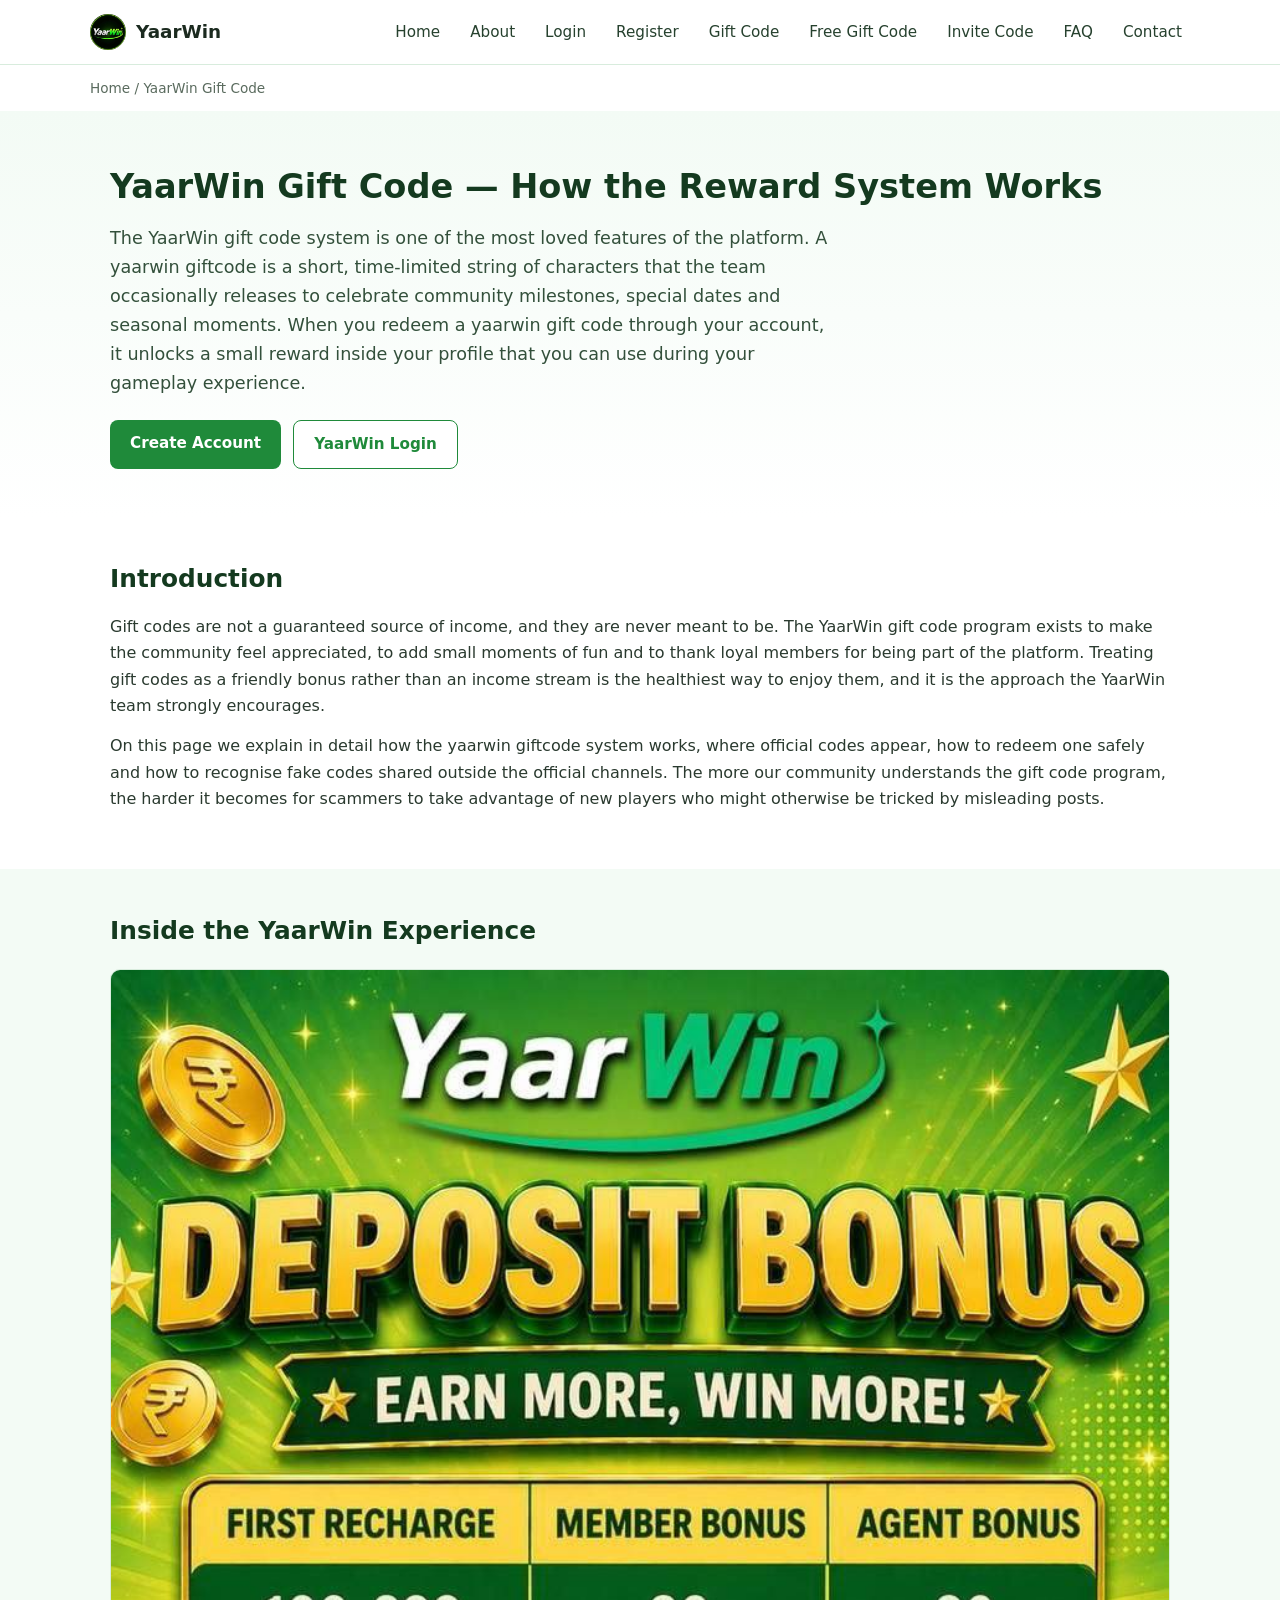
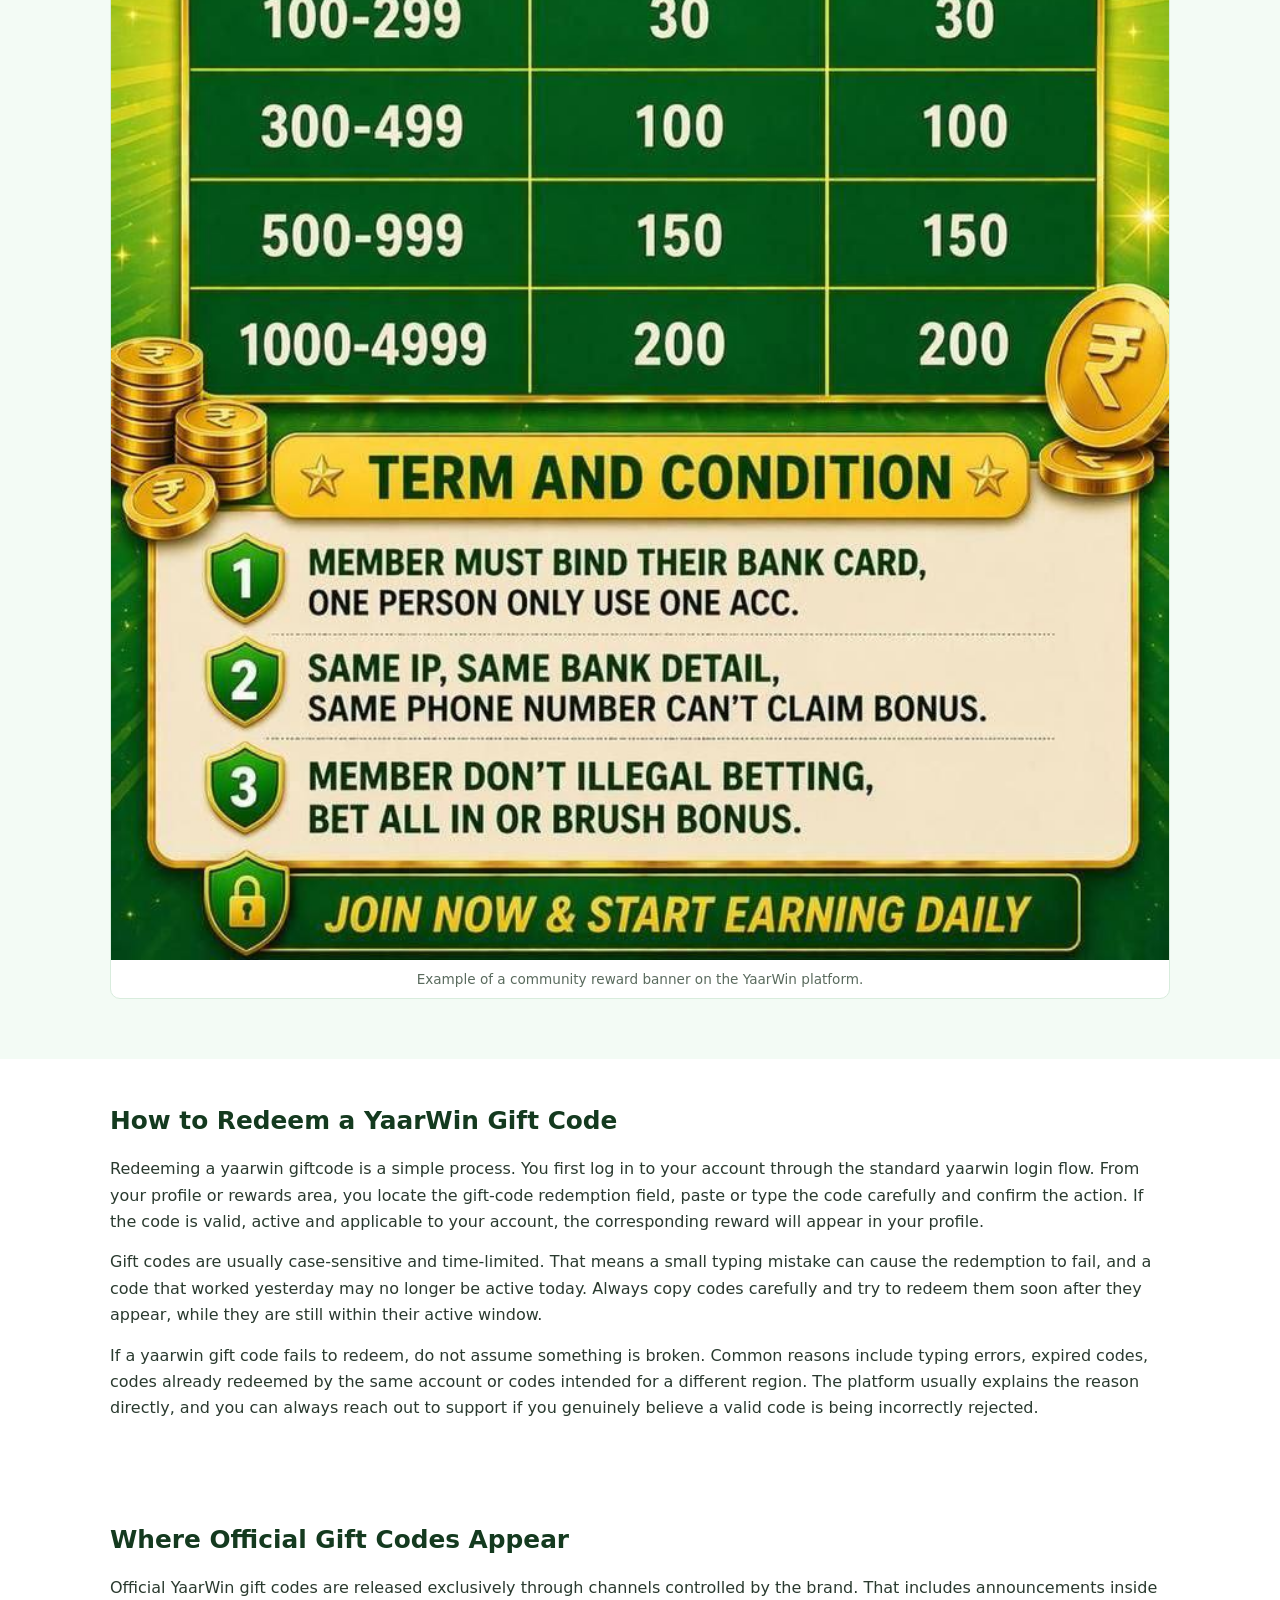
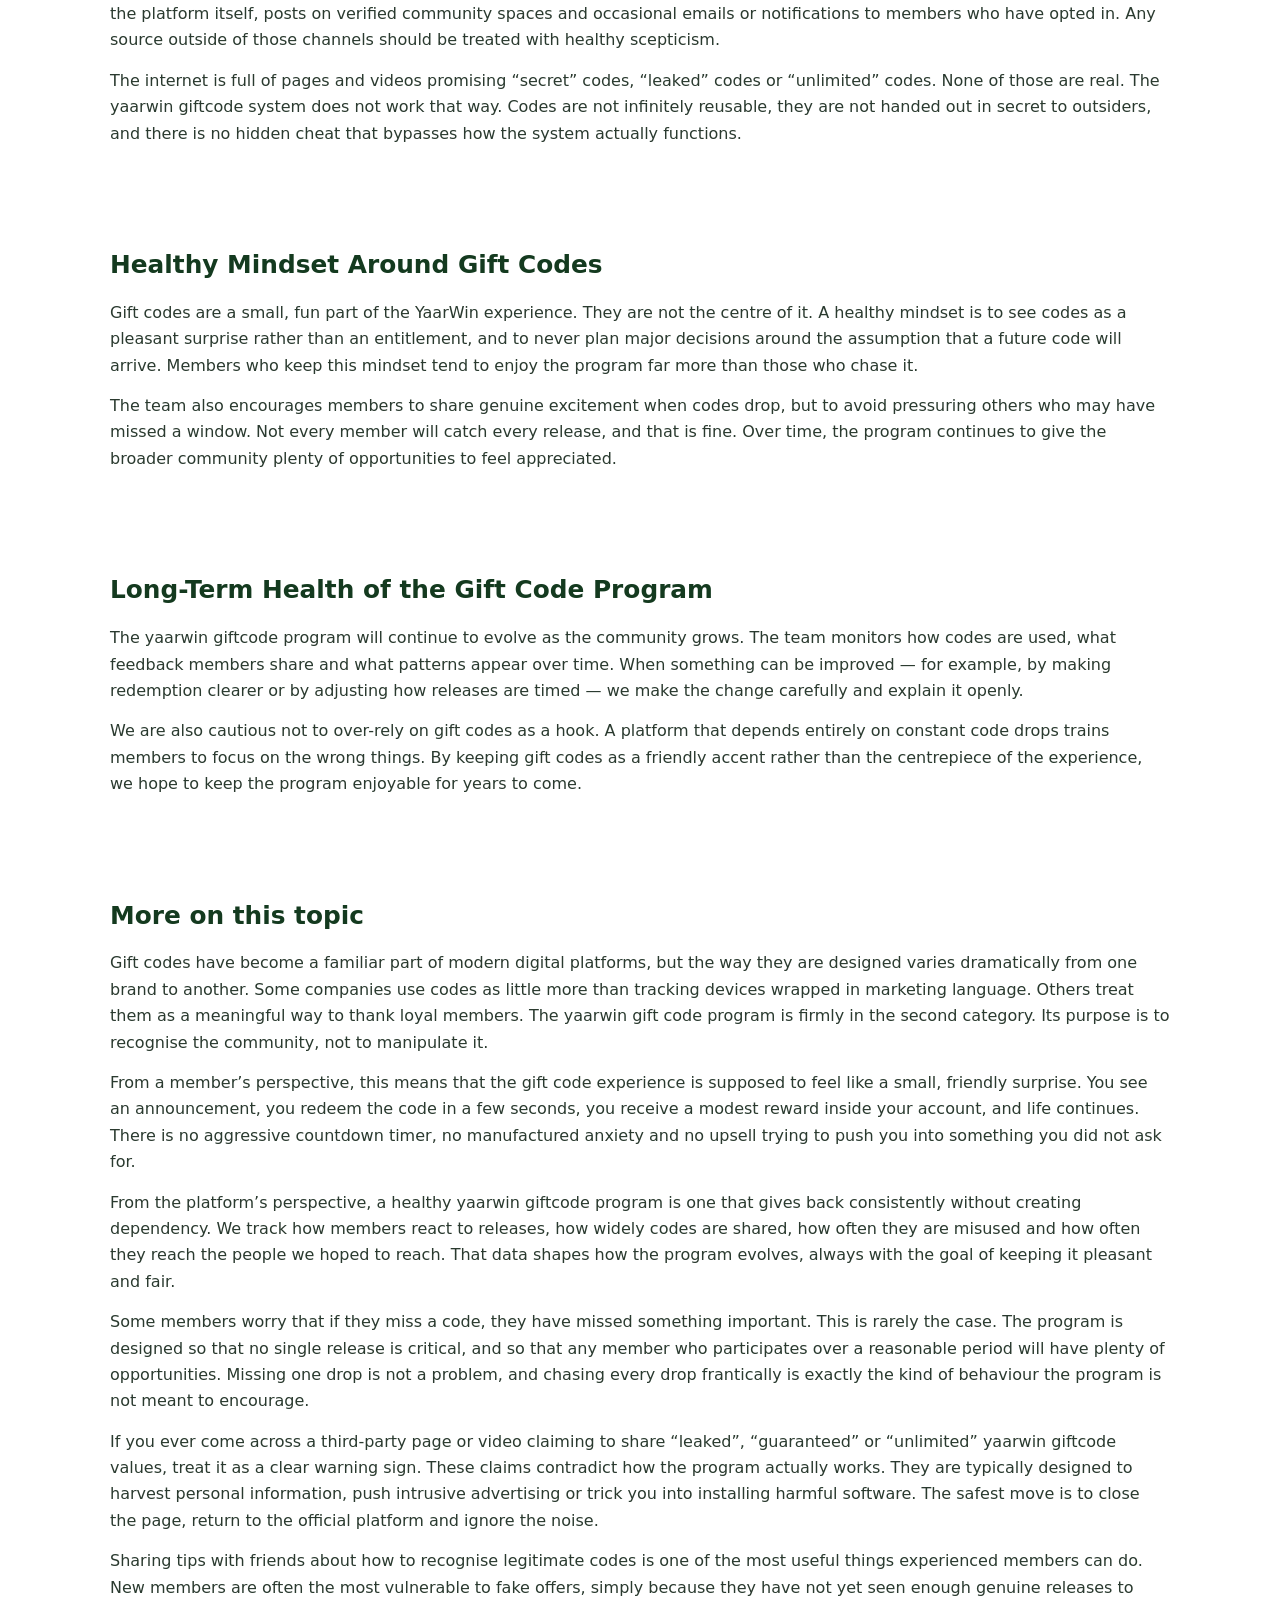
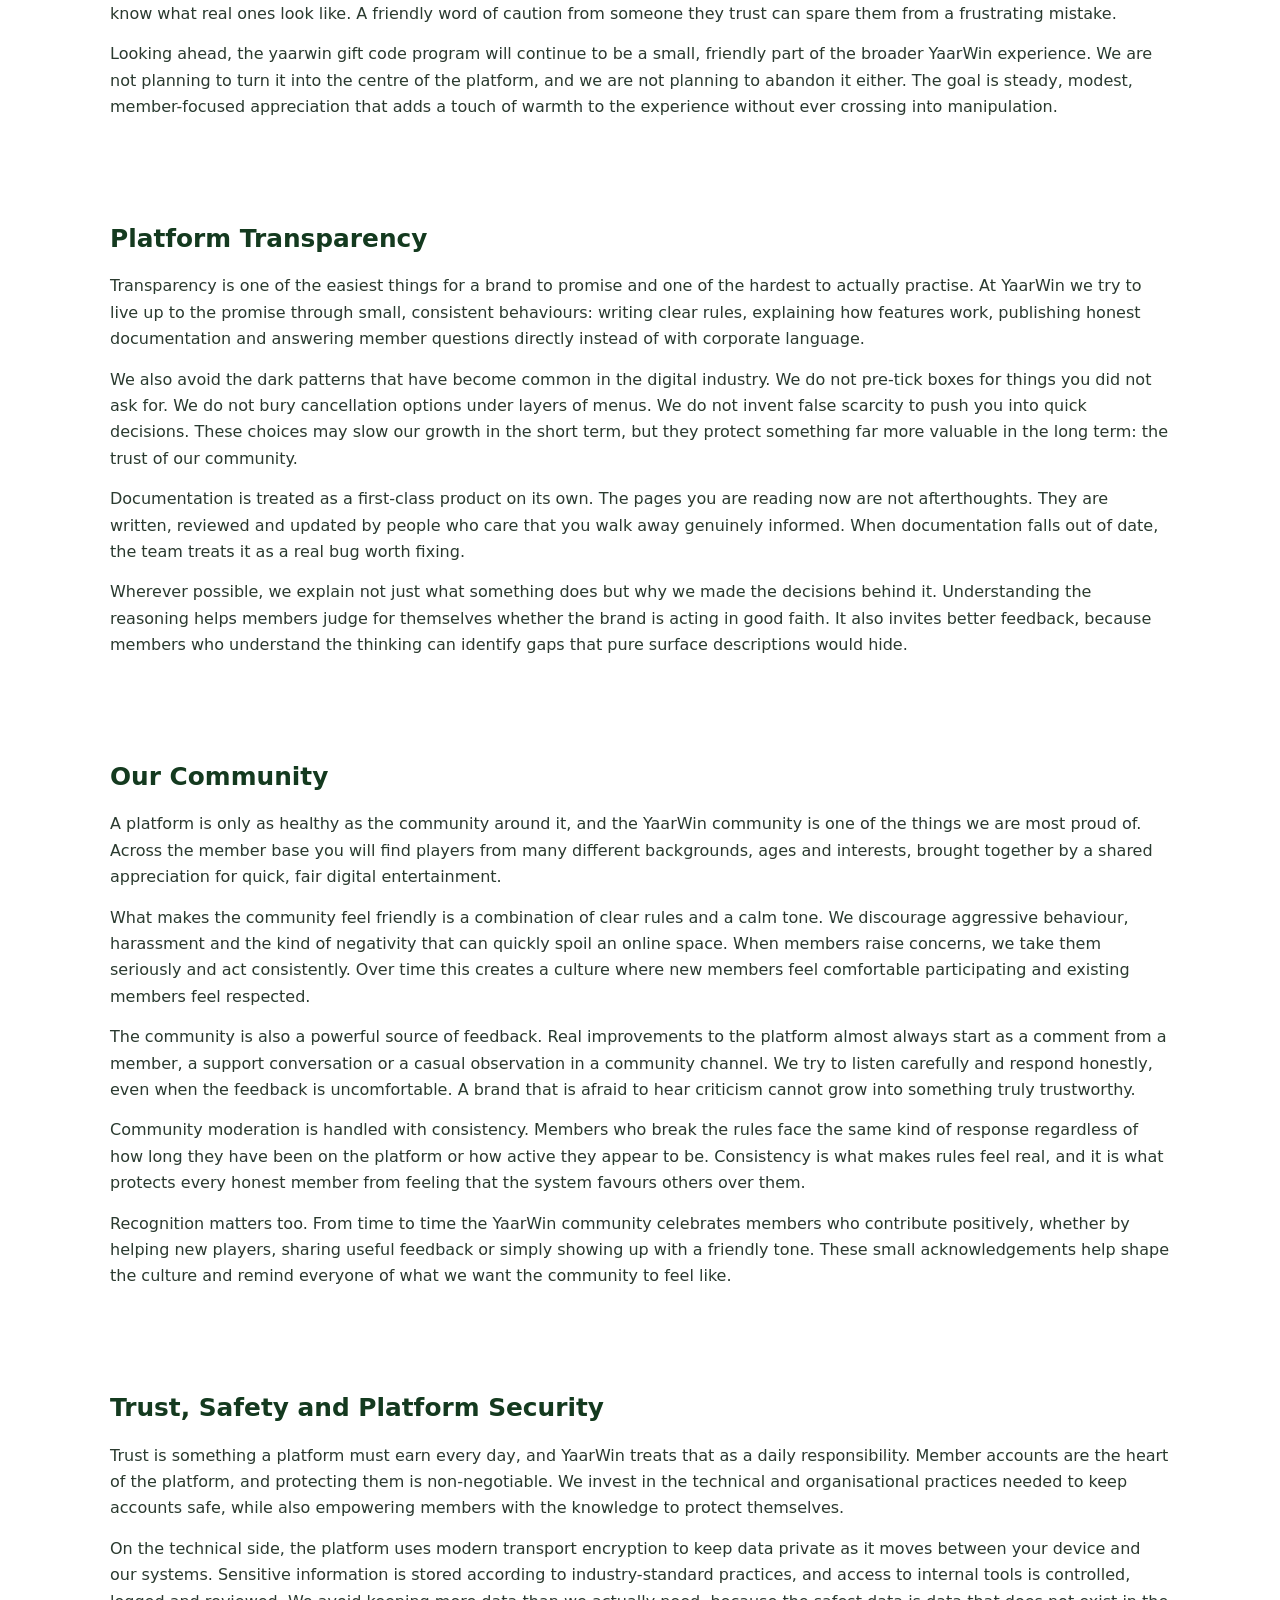
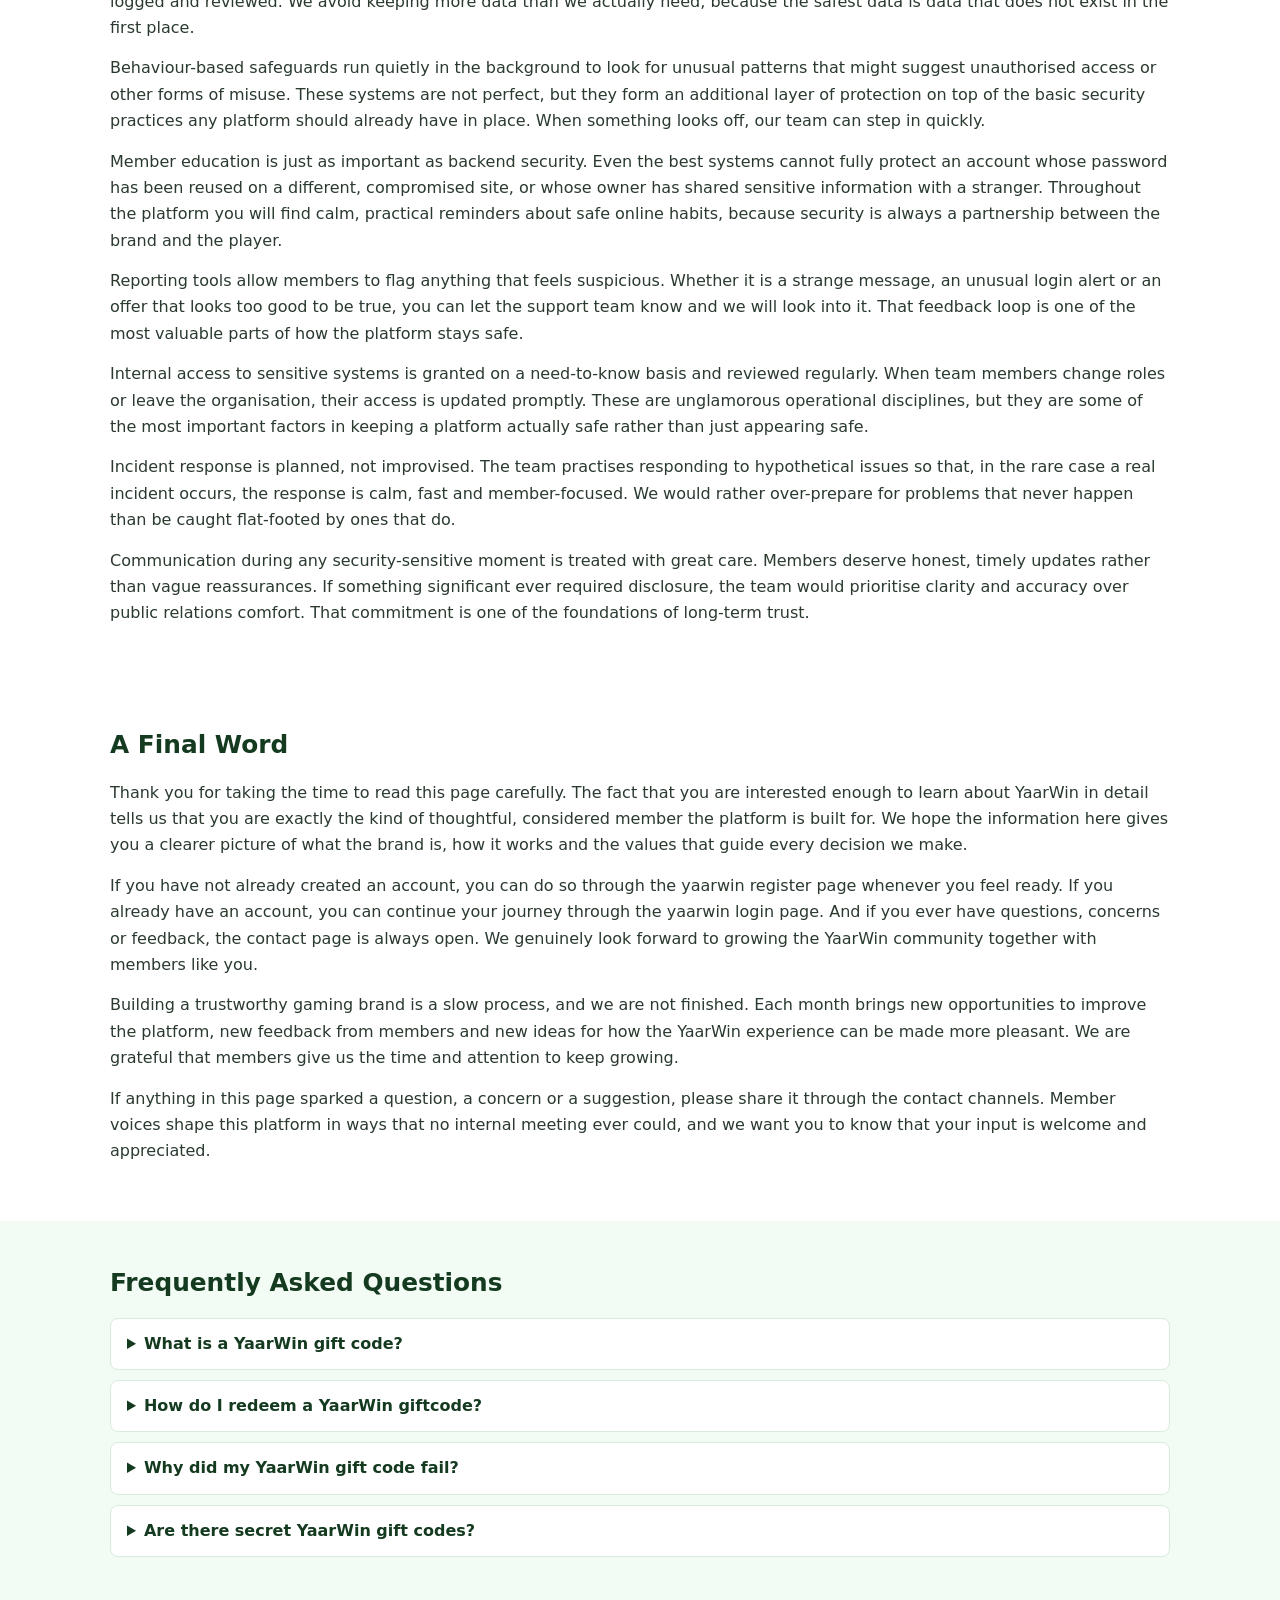
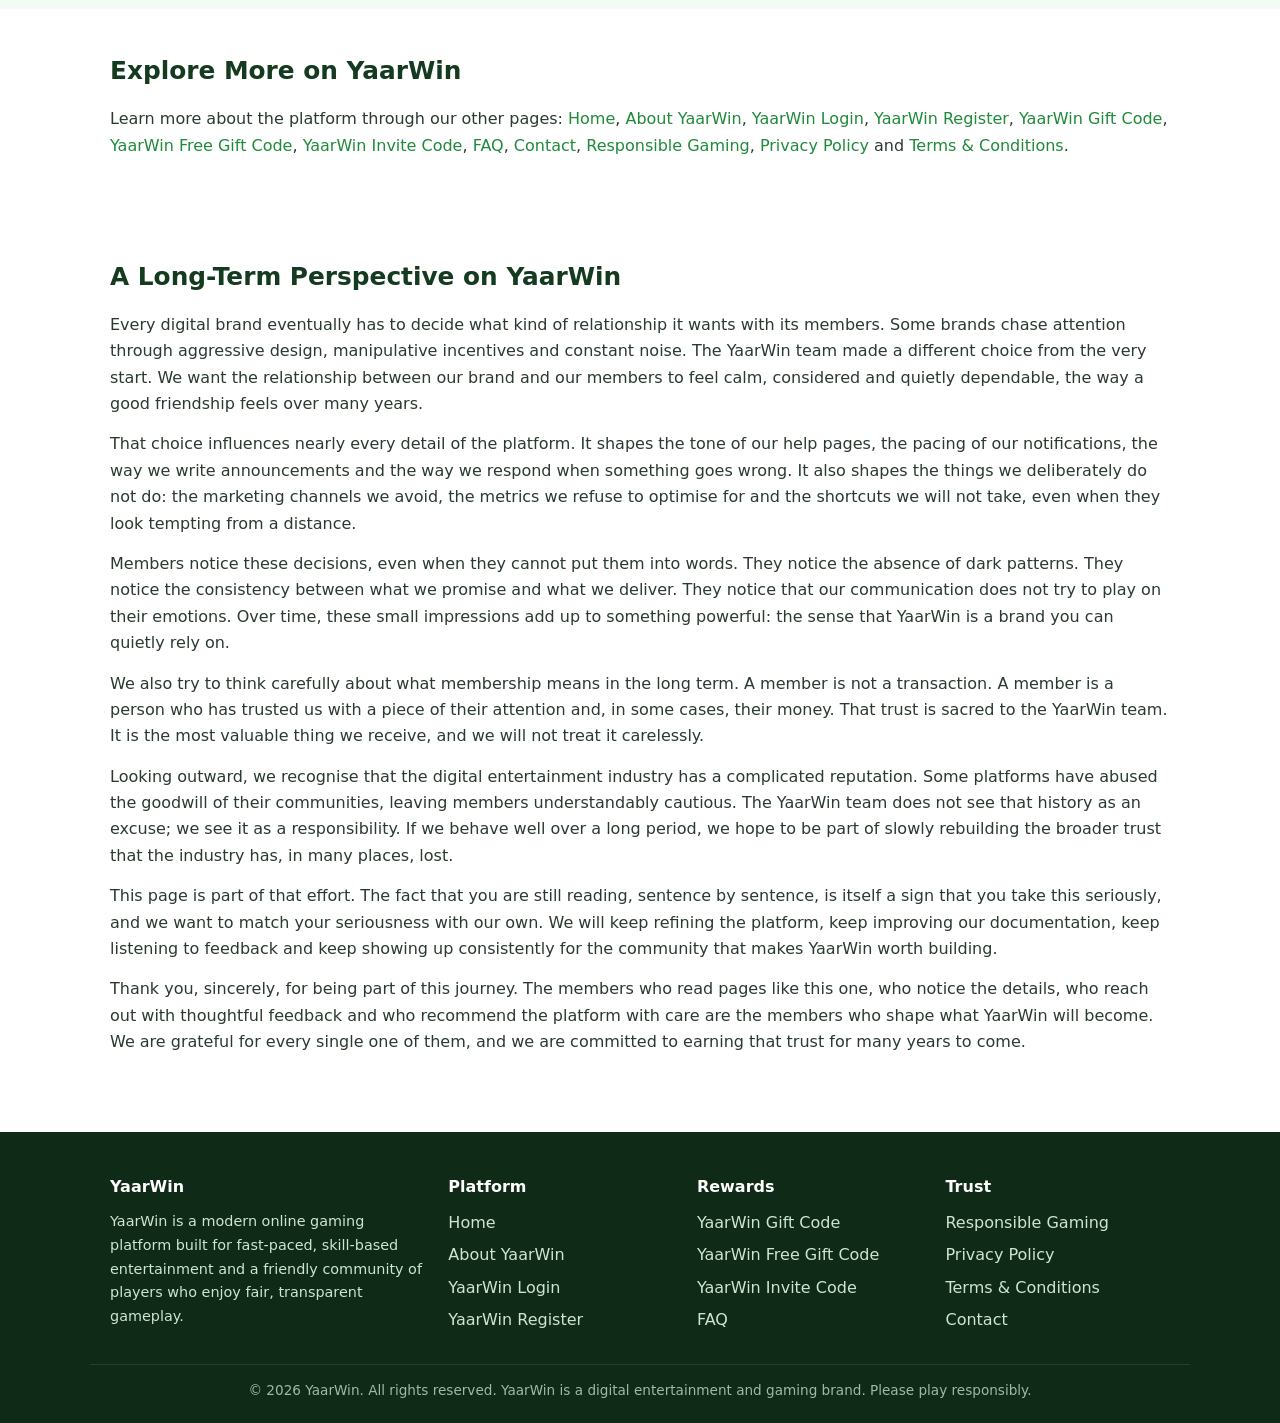
<file: giftcode.html>
<!doctype html>
<html lang="en">
<head>
<meta charset="utf-8">
<meta name="viewport" content="width=device-width,initial-scale=1">
<title>YaarWin Gift Code — How Gift Codes Work on the Platform</title>
<meta name="description" content="Everything you need to know about the YaarWin gift code system: what gift codes are, how to redeem them, where they appear and how the platform keeps them fair.">
<meta name="keywords" content="yaarwin giftcode, yaarwin gift code, yaarwin redeem code, yaarwin promo code">
<meta name="author" content="YaarWin">
<meta name="robots" content="index,follow,max-snippet:-1,max-image-preview:large">
<meta name="theme-color" content="#34c759">
<link rel="canonical" href="https://yaarwinn.live/giftcode.html">
<link rel="icon" type="image/svg+xml" href="/assets/img/favicon.svg">
<link rel="apple-touch-icon" href="/assets/img/yaarwin-logo.jpg">
<link rel="preload" as="style" href="/assets/css/style.css">
<link rel="stylesheet" href="/assets/css/style.css">
<link rel="dns-prefetch" href="//yaarwinn.live">
<meta property="og:type" content="website">
<meta property="og:site_name" content="YaarWin">
<meta property="og:title" content="YaarWin Gift Code — How Gift Codes Work on the Platform">
<meta property="og:description" content="Everything you need to know about the YaarWin gift code system: what gift codes are, how to redeem them, where they appear and how the platform keeps them fair.">
<meta property="og:url" content="https://yaarwinn.live/giftcode.html">
<meta property="og:image" content="https://yaarwinn.live/assets/img/yaarwin-logo.jpg">
<meta name="twitter:card" content="summary_large_image">
<meta name="twitter:title" content="YaarWin Gift Code — How Gift Codes Work on the Platform">
<meta name="twitter:description" content="Everything you need to know about the YaarWin gift code system: what gift codes are, how to redeem them, where they appear and how the platform keeps them fair.">
<meta name="twitter:image" content="https://yaarwinn.live/assets/img/yaarwin-logo.jpg">
<script type="application/ld+json">{"@context":"https://schema.org","@type":"Organization","name":"YaarWin","url":"https://yaarwinn.live","logo":"https://yaarwinn.live/assets/img/yaarwin-logo.jpg","sameAs":[],"description":"YaarWin is a modern online gaming platform offering fast-paced, skill-based entertainment and a trusted community for players."}</script>
<script type="application/ld+json">{"@context":"https://schema.org","@type":"WebSite","name":"YaarWin","url":"https://yaarwinn.live"}</script>
<script type="application/ld+json">{"@context":"https://schema.org","@type":"WebPage","name":"YaarWin Gift Code \u2014 How Gift Codes Work on the Platform","description":"Everything you need to know about the YaarWin gift code system: what gift codes are, how to redeem them, where they appear and how the platform keeps them fair.","url":"https://yaarwinn.live/giftcode.html","inLanguage":"en"}</script>
<script type="application/ld+json">{"@context":"https://schema.org","@type":"ImageObject","url":"https://yaarwinn.live/assets/img/yaarwin-logo.jpg","caption":"YaarWin official logo"}</script>
</head>
<body>
<header class="site-header">
<div class="container nav">
<a class="brand" href="/" aria-label="YaarWin home"><img src="/assets/img/yaarwin-logo.jpg" alt="YaarWin logo" width="36" height="36" loading="eager" decoding="async"><span>YaarWin</span></a>
<nav aria-label="Primary"><ul>
<li><a href="/">Home</a></li><li><a href="/about.html">About</a></li><li><a href="/login.html">Login</a></li><li><a href="/register.html">Register</a></li><li><a href="/giftcode.html">Gift Code</a></li><li><a href="/free-giftcode.html">Free Gift Code</a></li><li><a href="/invite-code.html">Invite Code</a></li><li><a href="/faq.html">FAQ</a></li><li><a href="/contact.html">Contact</a></li>
</ul></nav>
</div>
</header>

<div class="container breadcrumbs"><a href="/">Home</a> / <span aria-current="page">YaarWin Gift Code</span></div><script type="application/ld+json">{"@context":"https://schema.org","@type":"BreadcrumbList","itemListElement":[{"@type":"ListItem","position":1,"name":"Home","item":"https://yaarwinn.live/"},{"@type":"ListItem","position":2,"name":"YaarWin Gift Code","item":"https://yaarwinn.live/giftcode.html"}]}</script>
<section class="hero"><div class="container"><h1>YaarWin Gift Code — How the Reward System Works</h1><p class="lede">The YaarWin gift code system is one of the most loved features of the platform. A yaarwin giftcode is a short, time-limited string of characters that the team occasionally releases to celebrate community milestones, special dates and seasonal moments. When you redeem a yaarwin gift code through your account, it unlocks a small reward inside your profile that you can use during your gameplay experience.</p><div class="cta"><a class="btn" href="/register.html">Create Account</a> <a class="btn btn-outline" href="/login.html">YaarWin Login</a></div></div></section>
<section><div class="container"><h2>Introduction</h2><p>Gift codes are not a guaranteed source of income, and they are never meant to be. The YaarWin gift code program exists to make the community feel appreciated, to add small moments of fun and to thank loyal members for being part of the platform. Treating gift codes as a friendly bonus rather than an income stream is the healthiest way to enjoy them, and it is the approach the YaarWin team strongly encourages.</p>
<p>On this page we explain in detail how the yaarwin giftcode system works, where official codes appear, how to redeem one safely and how to recognise fake codes shared outside the official channels. The more our community understands the gift code program, the harder it becomes for scammers to take advantage of new players who might otherwise be tricked by misleading posts.</p></div></section>
<section class="bg-soft"><div class="container"><h2>Inside the YaarWin Experience</h2><figure class="image-block"><img src="/assets/img/deposit-bonus.jpg" alt="Example of a community reward banner on the YaarWin platform." loading="lazy" decoding="async"><figcaption>Example of a community reward banner on the YaarWin platform.</figcaption></figure></div></section>
<section><div class="container"><h2>How to Redeem a YaarWin Gift Code</h2><p>Redeeming a yaarwin giftcode is a simple process. You first log in to your account through the standard yaarwin login flow. From your profile or rewards area, you locate the gift-code redemption field, paste or type the code carefully and confirm the action. If the code is valid, active and applicable to your account, the corresponding reward will appear in your profile.</p>
<p>Gift codes are usually case-sensitive and time-limited. That means a small typing mistake can cause the redemption to fail, and a code that worked yesterday may no longer be active today. Always copy codes carefully and try to redeem them soon after they appear, while they are still within their active window.</p>
<p>If a yaarwin gift code fails to redeem, do not assume something is broken. Common reasons include typing errors, expired codes, codes already redeemed by the same account or codes intended for a different region. The platform usually explains the reason directly, and you can always reach out to support if you genuinely believe a valid code is being incorrectly rejected.</p></div></section>
<section><div class="container"><h2>Where Official Gift Codes Appear</h2><p>Official YaarWin gift codes are released exclusively through channels controlled by the brand. That includes announcements inside the platform itself, posts on verified community spaces and occasional emails or notifications to members who have opted in. Any source outside of those channels should be treated with healthy scepticism.</p>
<p>The internet is full of pages and videos promising “secret” codes, “leaked” codes or “unlimited” codes. None of those are real. The yaarwin giftcode system does not work that way. Codes are not infinitely reusable, they are not handed out in secret to outsiders, and there is no hidden cheat that bypasses how the system actually functions.</p></div></section>
<section><div class="container"><h2>Healthy Mindset Around Gift Codes</h2><p>Gift codes are a small, fun part of the YaarWin experience. They are not the centre of it. A healthy mindset is to see codes as a pleasant surprise rather than an entitlement, and to never plan major decisions around the assumption that a future code will arrive. Members who keep this mindset tend to enjoy the program far more than those who chase it.</p>
<p>The team also encourages members to share genuine excitement when codes drop, but to avoid pressuring others who may have missed a window. Not every member will catch every release, and that is fine. Over time, the program continues to give the broader community plenty of opportunities to feel appreciated.</p></div></section>
<section><div class="container"><h2>Long-Term Health of the Gift Code Program</h2><p>The yaarwin giftcode program will continue to evolve as the community grows. The team monitors how codes are used, what feedback members share and what patterns appear over time. When something can be improved — for example, by making redemption clearer or by adjusting how releases are timed — we make the change carefully and explain it openly.</p>
<p>We are also cautious not to over-rely on gift codes as a hook. A platform that depends entirely on constant code drops trains members to focus on the wrong things. By keeping gift codes as a friendly accent rather than the centrepiece of the experience, we hope to keep the program enjoyable for years to come.</p></div></section>
<section><div class="container"><h2>More on this topic</h2><p>Gift codes have become a familiar part of modern digital platforms, but the way they are designed varies dramatically from one brand to another. Some companies use codes as little more than tracking devices wrapped in marketing language. Others treat them as a meaningful way to thank loyal members. The yaarwin gift code program is firmly in the second category. Its purpose is to recognise the community, not to manipulate it.</p>
<p>From a member’s perspective, this means that the gift code experience is supposed to feel like a small, friendly surprise. You see an announcement, you redeem the code in a few seconds, you receive a modest reward inside your account, and life continues. There is no aggressive countdown timer, no manufactured anxiety and no upsell trying to push you into something you did not ask for.</p>
<p>From the platform’s perspective, a healthy yaarwin giftcode program is one that gives back consistently without creating dependency. We track how members react to releases, how widely codes are shared, how often they are misused and how often they reach the people we hoped to reach. That data shapes how the program evolves, always with the goal of keeping it pleasant and fair.</p>
<p>Some members worry that if they miss a code, they have missed something important. This is rarely the case. The program is designed so that no single release is critical, and so that any member who participates over a reasonable period will have plenty of opportunities. Missing one drop is not a problem, and chasing every drop frantically is exactly the kind of behaviour the program is not meant to encourage.</p>
<p>If you ever come across a third-party page or video claiming to share “leaked”, “guaranteed” or “unlimited” yaarwin giftcode values, treat it as a clear warning sign. These claims contradict how the program actually works. They are typically designed to harvest personal information, push intrusive advertising or trick you into installing harmful software. The safest move is to close the page, return to the official platform and ignore the noise.</p>
<p>Sharing tips with friends about how to recognise legitimate codes is one of the most useful things experienced members can do. New members are often the most vulnerable to fake offers, simply because they have not yet seen enough genuine releases to know what real ones look like. A friendly word of caution from someone they trust can spare them from a frustrating mistake.</p>
<p>Looking ahead, the yaarwin gift code program will continue to be a small, friendly part of the broader YaarWin experience. We are not planning to turn it into the centre of the platform, and we are not planning to abandon it either. The goal is steady, modest, member-focused appreciation that adds a touch of warmth to the experience without ever crossing into manipulation.</p></div></section>
<section><div class="container"><h2>Platform Transparency</h2><p>Transparency is one of the easiest things for a brand to promise and one of the hardest to actually practise. At YaarWin we try to live up to the promise through small, consistent behaviours: writing clear rules, explaining how features work, publishing honest documentation and answering member questions directly instead of with corporate language.</p>
<p>We also avoid the dark patterns that have become common in the digital industry. We do not pre-tick boxes for things you did not ask for. We do not bury cancellation options under layers of menus. We do not invent false scarcity to push you into quick decisions. These choices may slow our growth in the short term, but they protect something far more valuable in the long term: the trust of our community.</p>
<p>Documentation is treated as a first-class product on its own. The pages you are reading now are not afterthoughts. They are written, reviewed and updated by people who care that you walk away genuinely informed. When documentation falls out of date, the team treats it as a real bug worth fixing.</p>
<p>Wherever possible, we explain not just what something does but why we made the decisions behind it. Understanding the reasoning helps members judge for themselves whether the brand is acting in good faith. It also invites better feedback, because members who understand the thinking can identify gaps that pure surface descriptions would hide.</p></div></section>
<section><div class="container"><h2>Our Community</h2><p>A platform is only as healthy as the community around it, and the YaarWin community is one of the things we are most proud of. Across the member base you will find players from many different backgrounds, ages and interests, brought together by a shared appreciation for quick, fair digital entertainment.</p>
<p>What makes the community feel friendly is a combination of clear rules and a calm tone. We discourage aggressive behaviour, harassment and the kind of negativity that can quickly spoil an online space. When members raise concerns, we take them seriously and act consistently. Over time this creates a culture where new members feel comfortable participating and existing members feel respected.</p>
<p>The community is also a powerful source of feedback. Real improvements to the platform almost always start as a comment from a member, a support conversation or a casual observation in a community channel. We try to listen carefully and respond honestly, even when the feedback is uncomfortable. A brand that is afraid to hear criticism cannot grow into something truly trustworthy.</p>
<p>Community moderation is handled with consistency. Members who break the rules face the same kind of response regardless of how long they have been on the platform or how active they appear to be. Consistency is what makes rules feel real, and it is what protects every honest member from feeling that the system favours others over them.</p>
<p>Recognition matters too. From time to time the YaarWin community celebrates members who contribute positively, whether by helping new players, sharing useful feedback or simply showing up with a friendly tone. These small acknowledgements help shape the culture and remind everyone of what we want the community to feel like.</p></div></section>
<section><div class="container"><h2>Trust, Safety and Platform Security</h2><p>Trust is something a platform must earn every day, and YaarWin treats that as a daily responsibility. Member accounts are the heart of the platform, and protecting them is non-negotiable. We invest in the technical and organisational practices needed to keep accounts safe, while also empowering members with the knowledge to protect themselves.</p>
<p>On the technical side, the platform uses modern transport encryption to keep data private as it moves between your device and our systems. Sensitive information is stored according to industry-standard practices, and access to internal tools is controlled, logged and reviewed. We avoid keeping more data than we actually need, because the safest data is data that does not exist in the first place.</p>
<p>Behaviour-based safeguards run quietly in the background to look for unusual patterns that might suggest unauthorised access or other forms of misuse. These systems are not perfect, but they form an additional layer of protection on top of the basic security practices any platform should already have in place. When something looks off, our team can step in quickly.</p>
<p>Member education is just as important as backend security. Even the best systems cannot fully protect an account whose password has been reused on a different, compromised site, or whose owner has shared sensitive information with a stranger. Throughout the platform you will find calm, practical reminders about safe online habits, because security is always a partnership between the brand and the player.</p>
<p>Reporting tools allow members to flag anything that feels suspicious. Whether it is a strange message, an unusual login alert or an offer that looks too good to be true, you can let the support team know and we will look into it. That feedback loop is one of the most valuable parts of how the platform stays safe.</p>
<p>Internal access to sensitive systems is granted on a need-to-know basis and reviewed regularly. When team members change roles or leave the organisation, their access is updated promptly. These are unglamorous operational disciplines, but they are some of the most important factors in keeping a platform actually safe rather than just appearing safe.</p>
<p>Incident response is planned, not improvised. The team practises responding to hypothetical issues so that, in the rare case a real incident occurs, the response is calm, fast and member-focused. We would rather over-prepare for problems that never happen than be caught flat-footed by ones that do.</p>
<p>Communication during any security-sensitive moment is treated with great care. Members deserve honest, timely updates rather than vague reassurances. If something significant ever required disclosure, the team would prioritise clarity and accuracy over public relations comfort. That commitment is one of the foundations of long-term trust.</p></div></section>
<section><div class="container"><h2>A Final Word</h2><p>Thank you for taking the time to read this page carefully. The fact that you are interested enough to learn about YaarWin in detail tells us that you are exactly the kind of thoughtful, considered member the platform is built for. We hope the information here gives you a clearer picture of what the brand is, how it works and the values that guide every decision we make.</p>
<p>If you have not already created an account, you can do so through the yaarwin register page whenever you feel ready. If you already have an account, you can continue your journey through the yaarwin login page. And if you ever have questions, concerns or feedback, the contact page is always open. We genuinely look forward to growing the YaarWin community together with members like you.</p>
<p>Building a trustworthy gaming brand is a slow process, and we are not finished. Each month brings new opportunities to improve the platform, new feedback from members and new ideas for how the YaarWin experience can be made more pleasant. We are grateful that members give us the time and attention to keep growing.</p>
<p>If anything in this page sparked a question, a concern or a suggestion, please share it through the contact channels. Member voices shape this platform in ways that no internal meeting ever could, and we want you to know that your input is welcome and appreciated.</p></div></section>
<section class="bg-soft"><div class="container"><h2>Frequently Asked Questions</h2><div class="faq"><details><summary>What is a YaarWin gift code?</summary><p>A short, time-limited reward string occasionally released by the platform to celebrate community moments.</p></details>
<details><summary>How do I redeem a YaarWin giftcode?</summary><p>Log in to your account, open the gift-code area, enter the code carefully and confirm. Valid codes apply rewards automatically.</p></details>
<details><summary>Why did my YaarWin gift code fail?</summary><p>Most failures are due to typos, expired codes, codes already used by the same account or codes meant for a different region.</p></details>
<details><summary>Are there secret YaarWin gift codes?</summary><p>No. Anyone claiming to have “secret” or “unlimited” codes is not legitimate. All real codes come from official channels.</p></details></div><script type="application/ld+json">{"@context":"https://schema.org","@type":"FAQPage","mainEntity":[{"@type":"Question","name":"What is a YaarWin gift code?","acceptedAnswer":{"@type":"Answer","text":"A short, time-limited reward string occasionally released by the platform to celebrate community moments."}},{"@type":"Question","name":"How do I redeem a YaarWin giftcode?","acceptedAnswer":{"@type":"Answer","text":"Log in to your account, open the gift-code area, enter the code carefully and confirm. Valid codes apply rewards automatically."}},{"@type":"Question","name":"Why did my YaarWin gift code fail?","acceptedAnswer":{"@type":"Answer","text":"Most failures are due to typos, expired codes, codes already used by the same account or codes meant for a different region."}},{"@type":"Question","name":"Are there secret YaarWin gift codes?","acceptedAnswer":{"@type":"Answer","text":"No. Anyone claiming to have \u201csecret\u201d or \u201cunlimited\u201d codes is not legitimate. All real codes come from official channels."}}]}</script></div></section>
<section><div class="container"><h2>Explore More on YaarWin</h2><p>Learn more about the platform through our other pages: <a href="/">Home</a>, <a href="/about.html">About YaarWin</a>, <a href="/login.html">YaarWin Login</a>, <a href="/register.html">YaarWin Register</a>, <a href="/giftcode.html">YaarWin Gift Code</a>, <a href="/free-giftcode.html">YaarWin Free Gift Code</a>, <a href="/invite-code.html">YaarWin Invite Code</a>, <a href="/faq.html">FAQ</a>, <a href="/contact.html">Contact</a>, <a href="/responsible-gaming.html">Responsible Gaming</a>, <a href="/privacy-policy.html">Privacy Policy</a> and <a href="/terms.html">Terms &amp; Conditions</a>.</p></div></section>

<section><div class="container"><h2>A Long-Term Perspective on YaarWin</h2><p>Every digital brand eventually has to decide what kind of relationship it wants with its members. Some brands chase attention through aggressive design, manipulative incentives and constant noise. The YaarWin team made a different choice from the very start. We want the relationship between our brand and our members to feel calm, considered and quietly dependable, the way a good friendship feels over many years.</p>
<p>That choice influences nearly every detail of the platform. It shapes the tone of our help pages, the pacing of our notifications, the way we write announcements and the way we respond when something goes wrong. It also shapes the things we deliberately do not do: the marketing channels we avoid, the metrics we refuse to optimise for and the shortcuts we will not take, even when they look tempting from a distance.</p>
<p>Members notice these decisions, even when they cannot put them into words. They notice the absence of dark patterns. They notice the consistency between what we promise and what we deliver. They notice that our communication does not try to play on their emotions. Over time, these small impressions add up to something powerful: the sense that YaarWin is a brand you can quietly rely on.</p>
<p>We also try to think carefully about what membership means in the long term. A member is not a transaction. A member is a person who has trusted us with a piece of their attention and, in some cases, their money. That trust is sacred to the YaarWin team. It is the most valuable thing we receive, and we will not treat it carelessly.</p>
<p>Looking outward, we recognise that the digital entertainment industry has a complicated reputation. Some platforms have abused the goodwill of their communities, leaving members understandably cautious. The YaarWin team does not see that history as an excuse; we see it as a responsibility. If we behave well over a long period, we hope to be part of slowly rebuilding the broader trust that the industry has, in many places, lost.</p>
<p>This page is part of that effort. The fact that you are still reading, sentence by sentence, is itself a sign that you take this seriously, and we want to match your seriousness with our own. We will keep refining the platform, keep improving our documentation, keep listening to feedback and keep showing up consistently for the community that makes YaarWin worth building.</p>
<p>Thank you, sincerely, for being part of this journey. The members who read pages like this one, who notice the details, who reach out with thoughtful feedback and who recommend the platform with care are the members who shape what YaarWin will become. We are grateful for every single one of them, and we are committed to earning that trust for many years to come.</p></div></section>
<footer class="site-footer">
<div class="container footer-grid">
<div>
<h4>YaarWin</h4>
<p style="color:#cfe4d4;font-size:.9rem">YaarWin is a modern online gaming platform built for fast-paced, skill-based entertainment and a friendly community of players who enjoy fair, transparent gameplay.</p>
</div>
<div>
<h4>Platform</h4>
<ul>
<li><a href="/">Home</a></li>
<li><a href="/about.html">About YaarWin</a></li>
<li><a href="/login.html">YaarWin Login</a></li>
<li><a href="/register.html">YaarWin Register</a></li>
</ul>
</div>
<div>
<h4>Rewards</h4>
<ul>
<li><a href="/giftcode.html">YaarWin Gift Code</a></li>
<li><a href="/free-giftcode.html">YaarWin Free Gift Code</a></li>
<li><a href="/invite-code.html">YaarWin Invite Code</a></li>
<li><a href="/faq.html">FAQ</a></li>
</ul>
</div>
<div>
<h4>Trust</h4>
<ul>
<li><a href="/responsible-gaming.html">Responsible Gaming</a></li>
<li><a href="/privacy-policy.html">Privacy Policy</a></li>
<li><a href="/terms.html">Terms &amp; Conditions</a></li>
<li><a href="/contact.html">Contact</a></li>
</ul>
</div>
</div>
<div class="container copy">© 2026 YaarWin. All rights reserved. YaarWin is a digital entertainment and gaming brand. Please play responsibly.</div>
</footer>
</body>
</html>
</file>
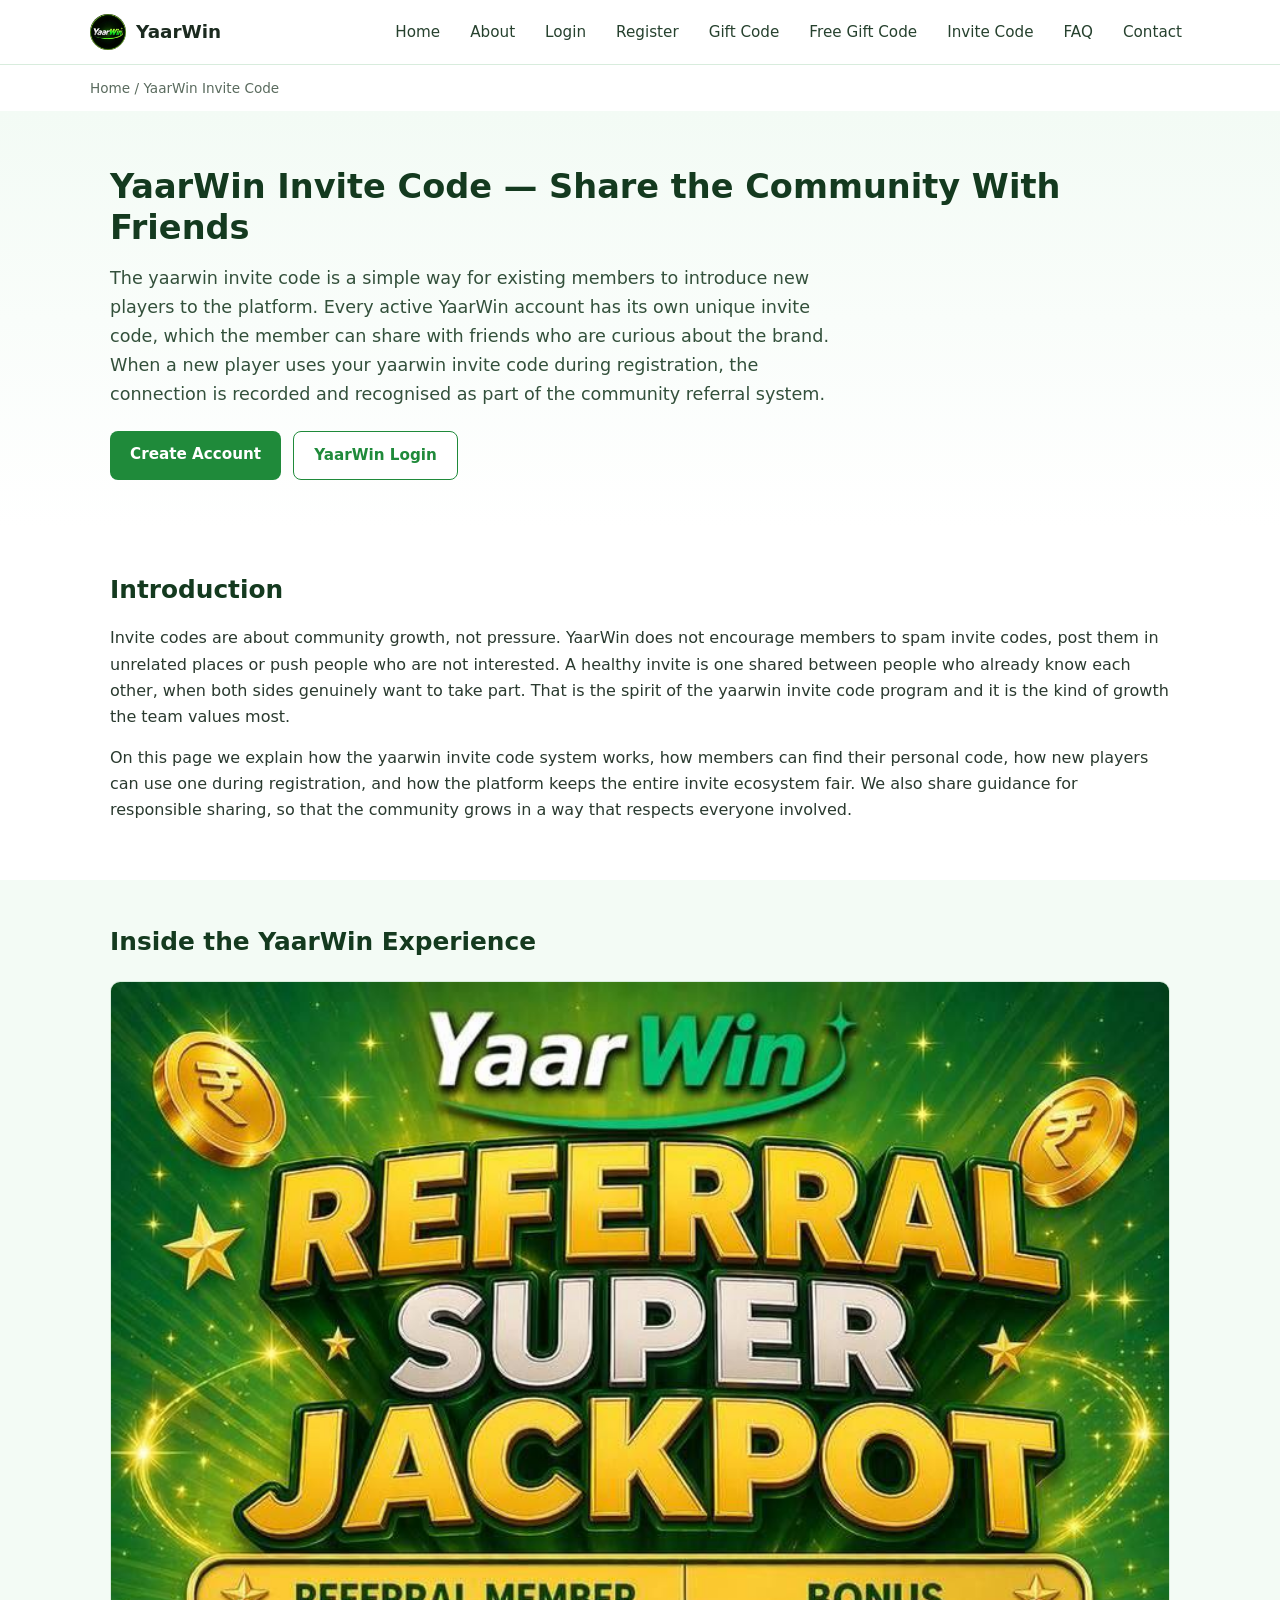
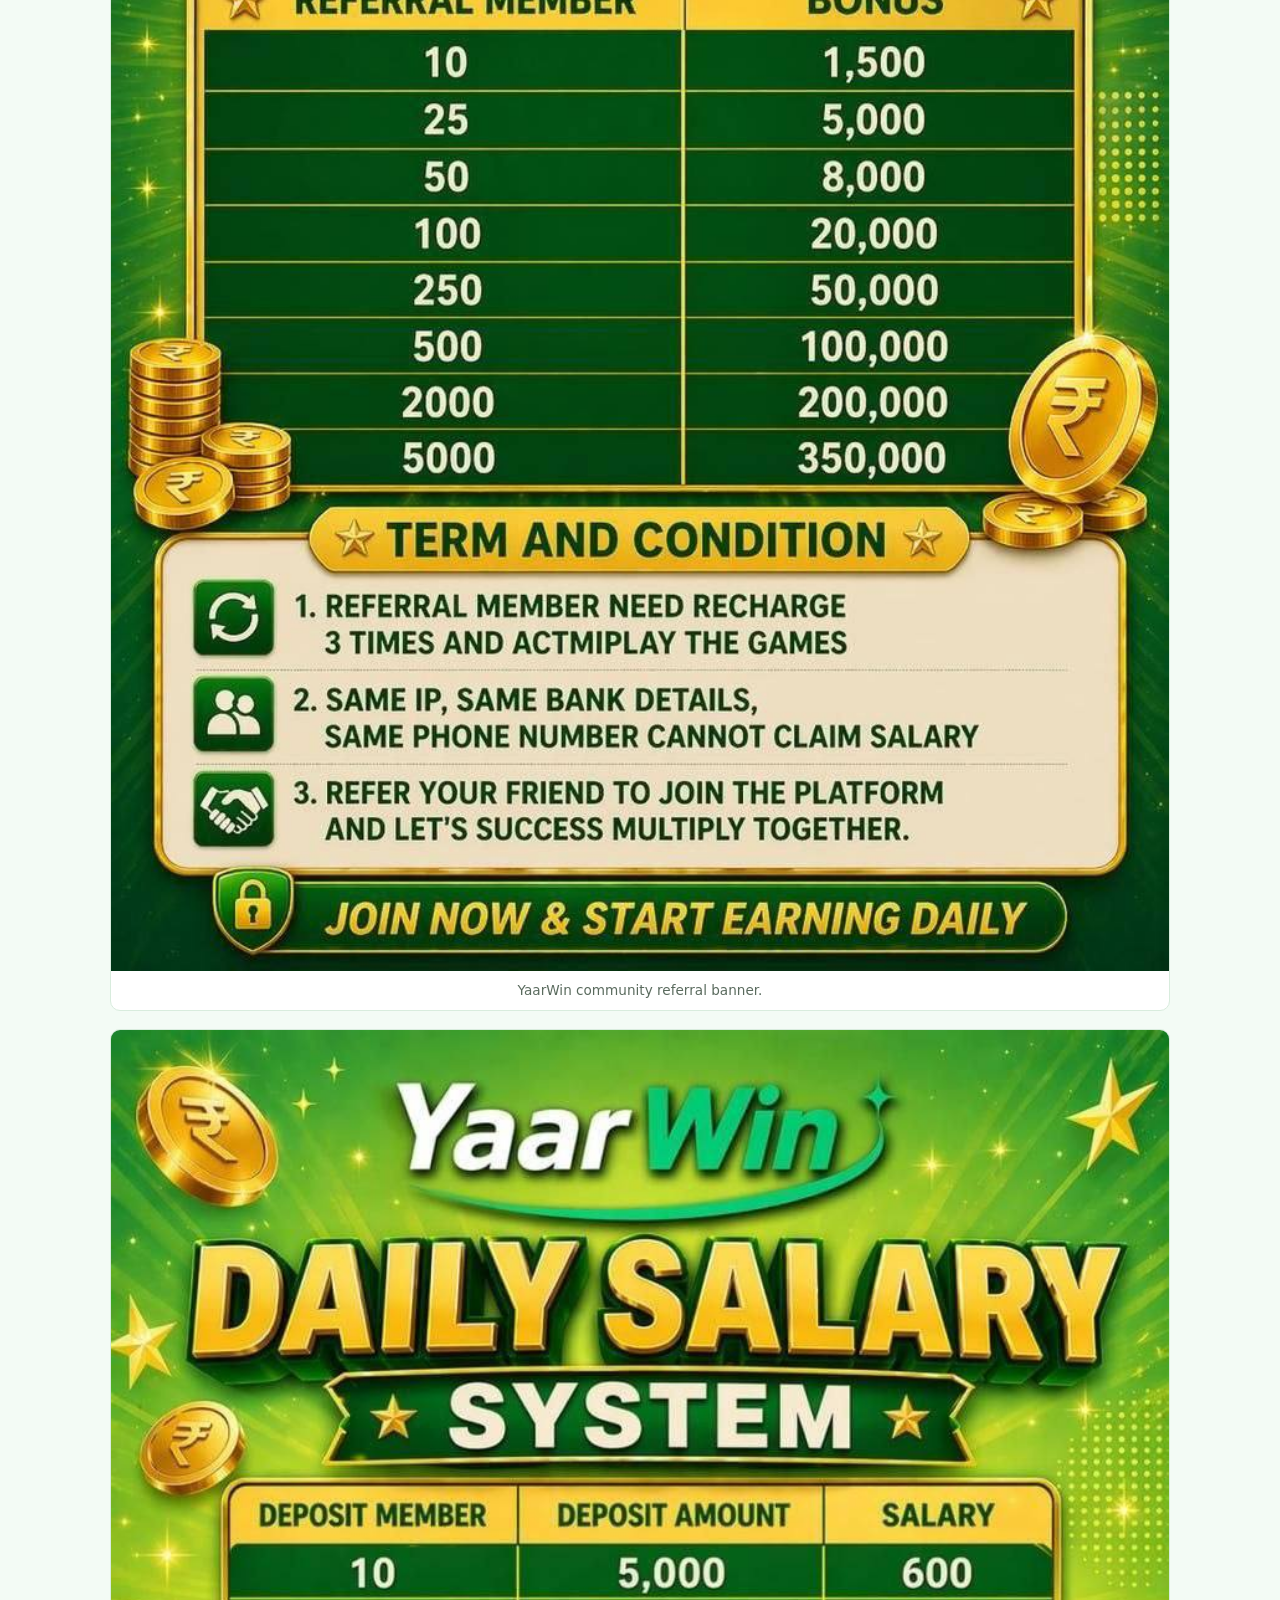
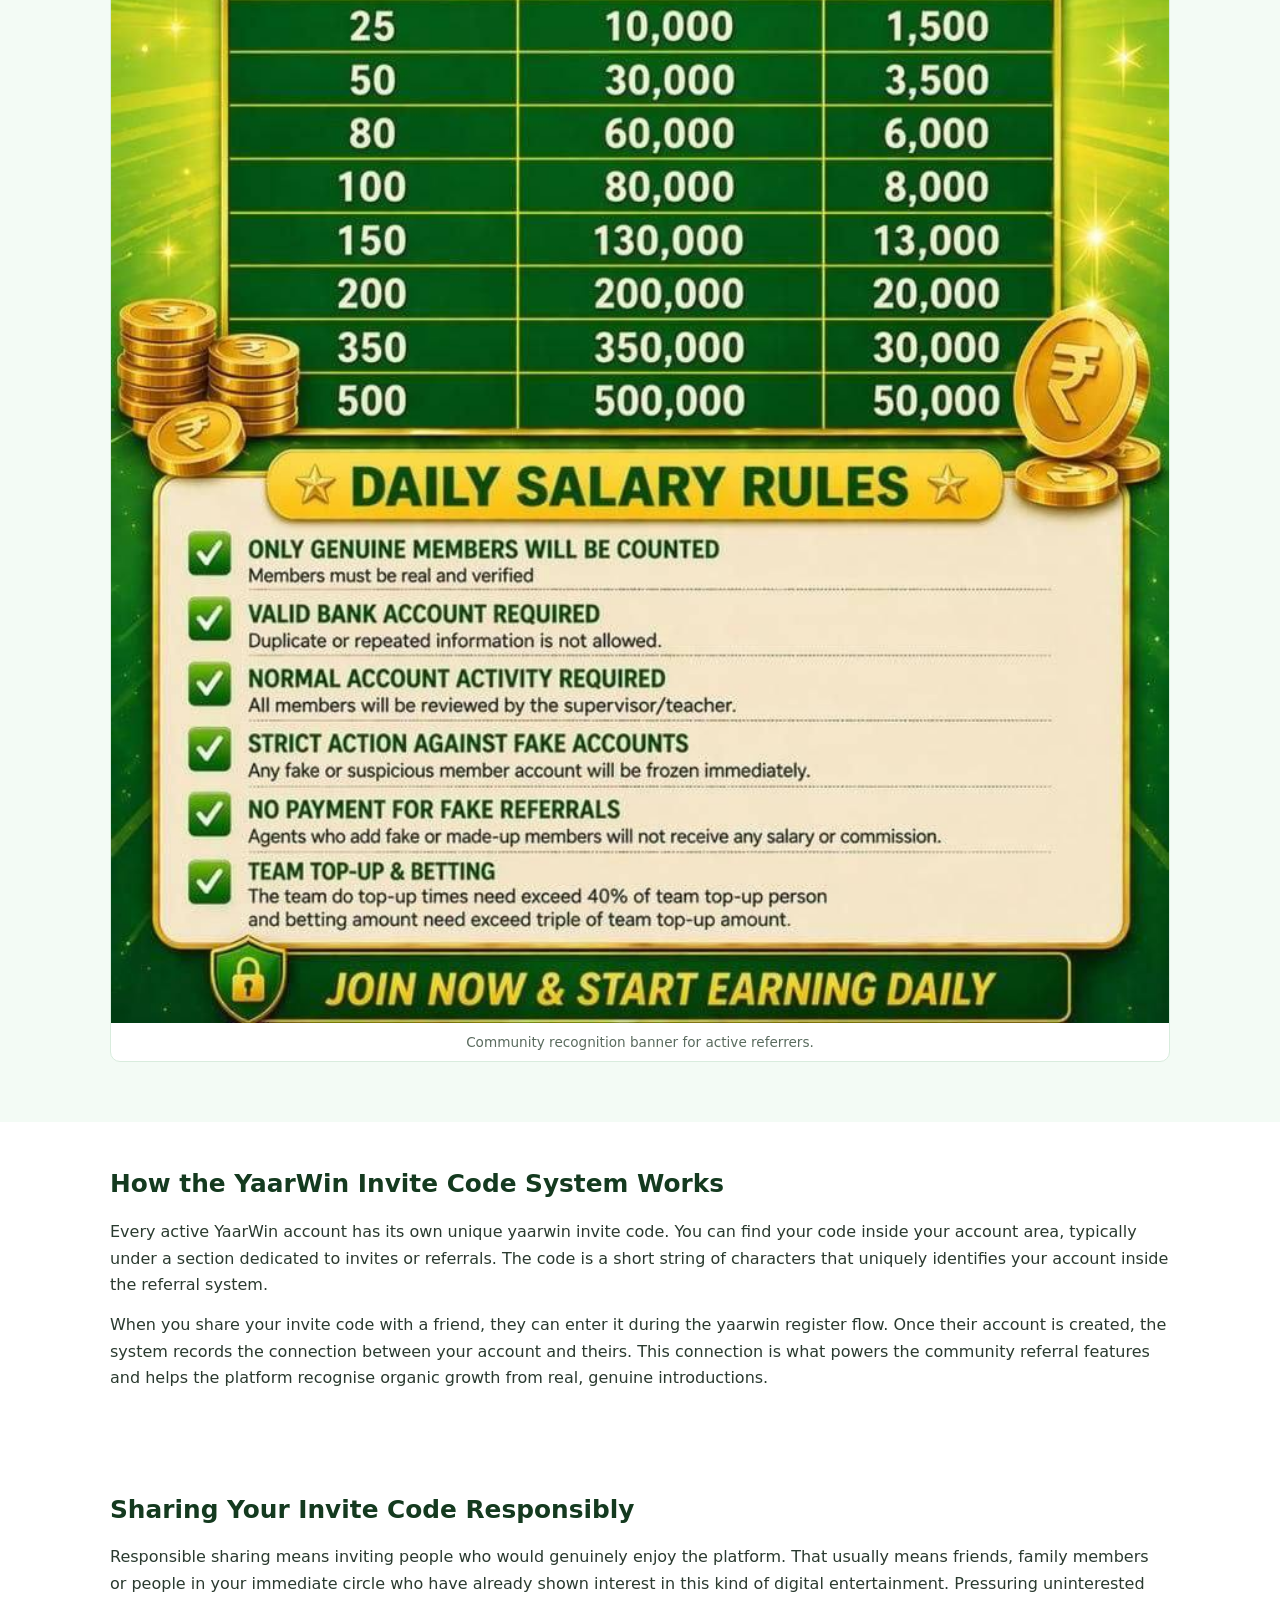
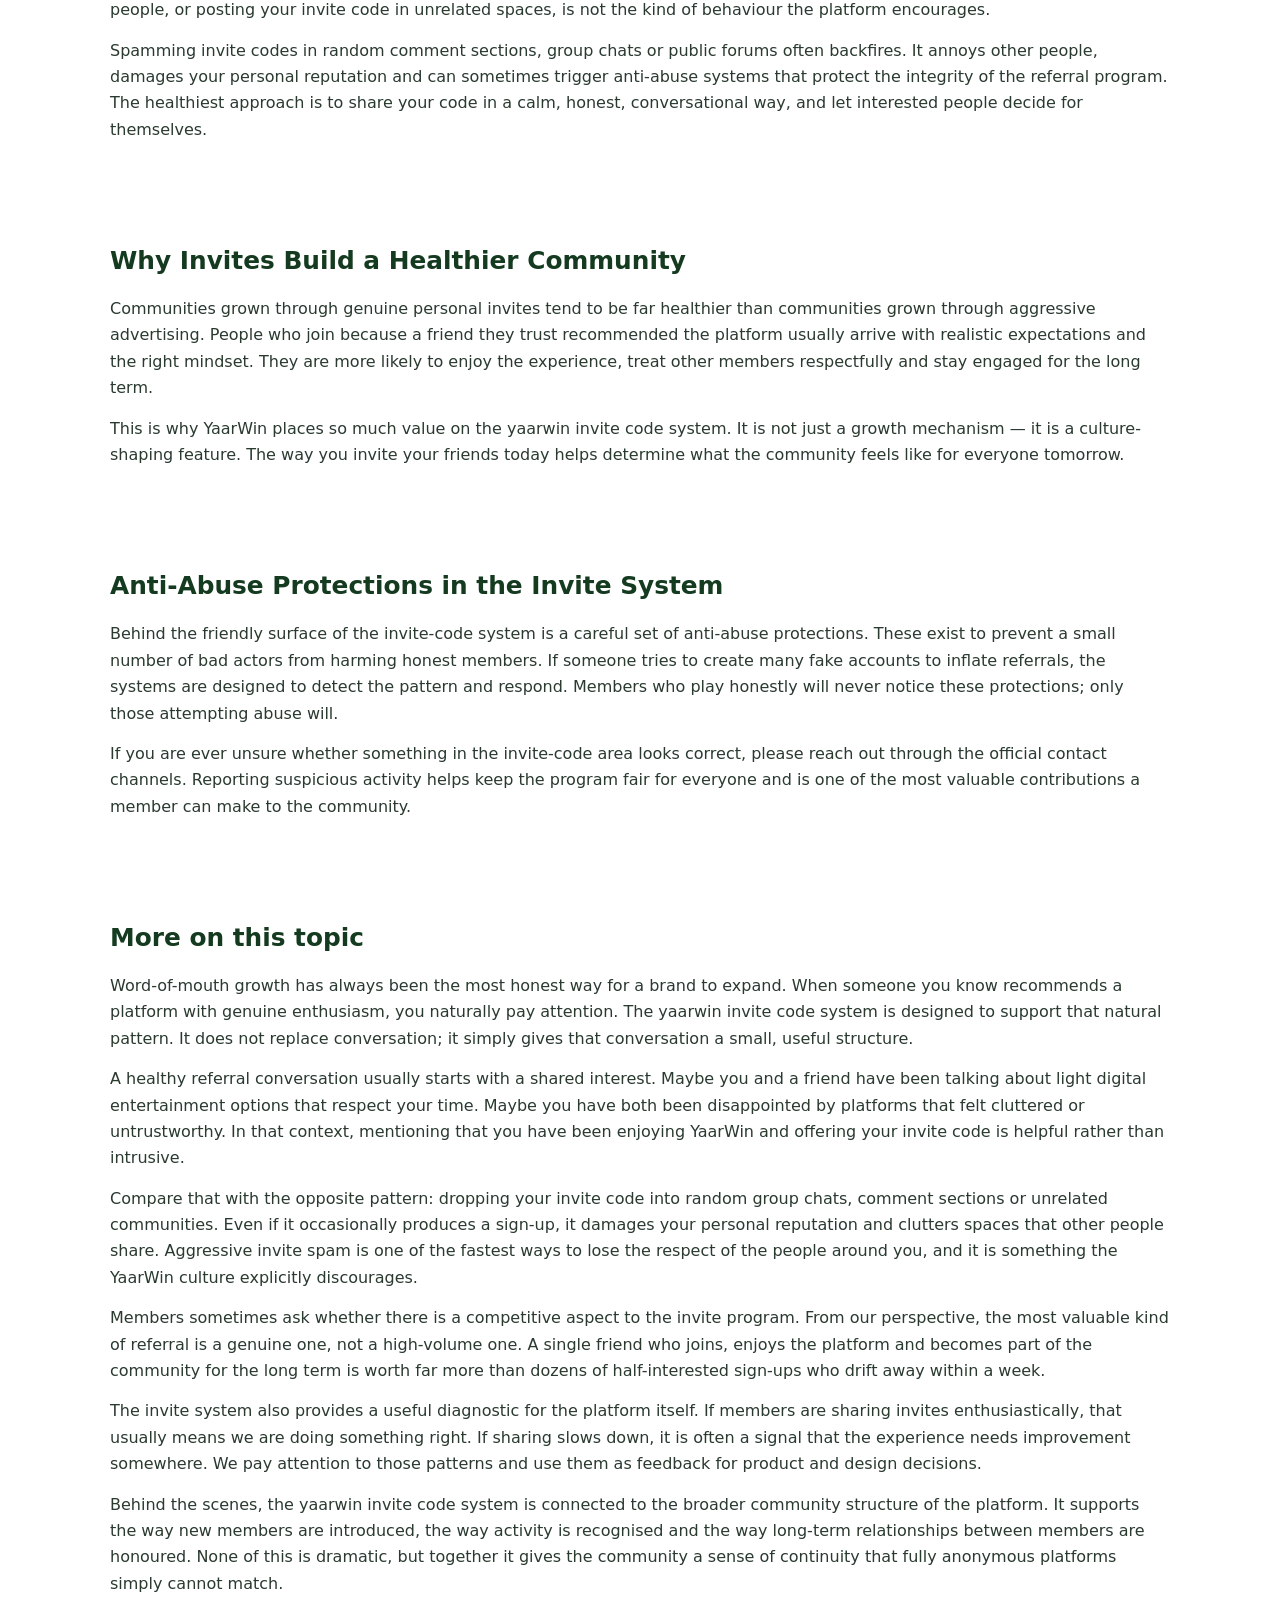
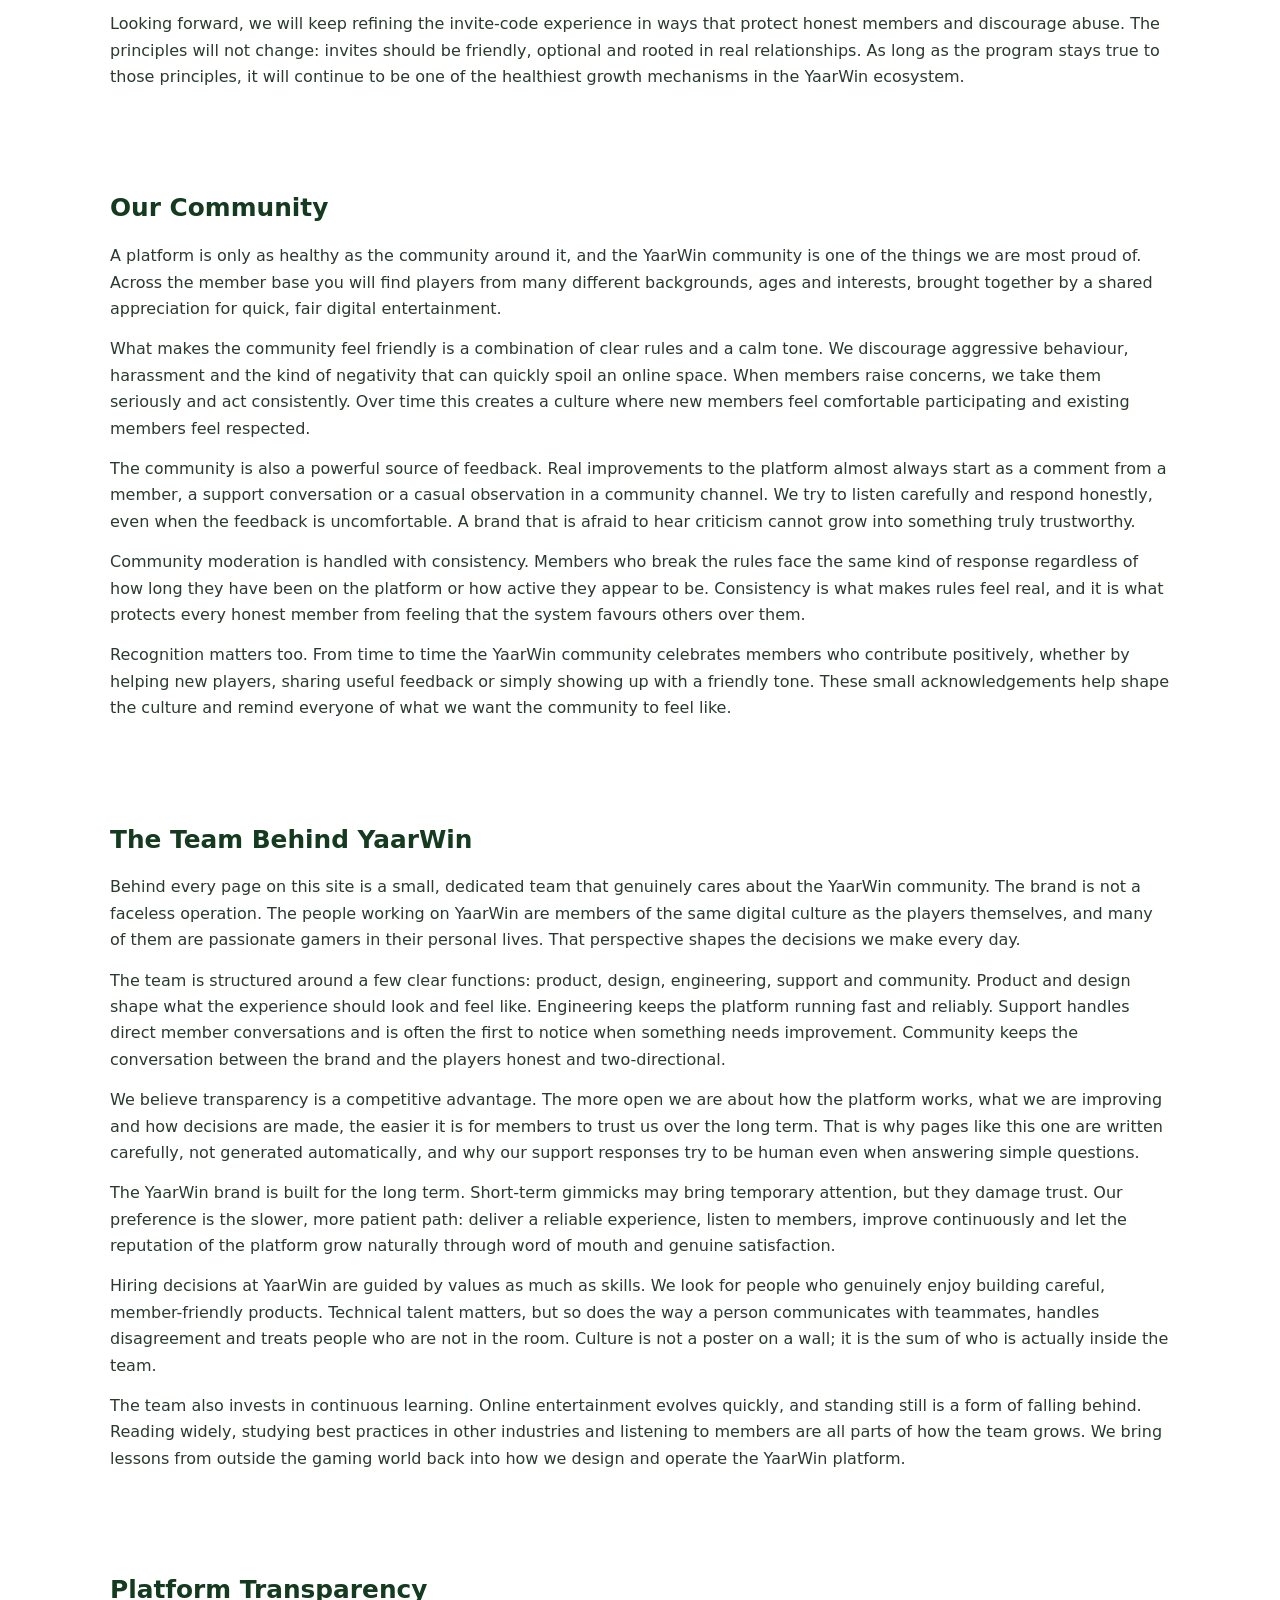
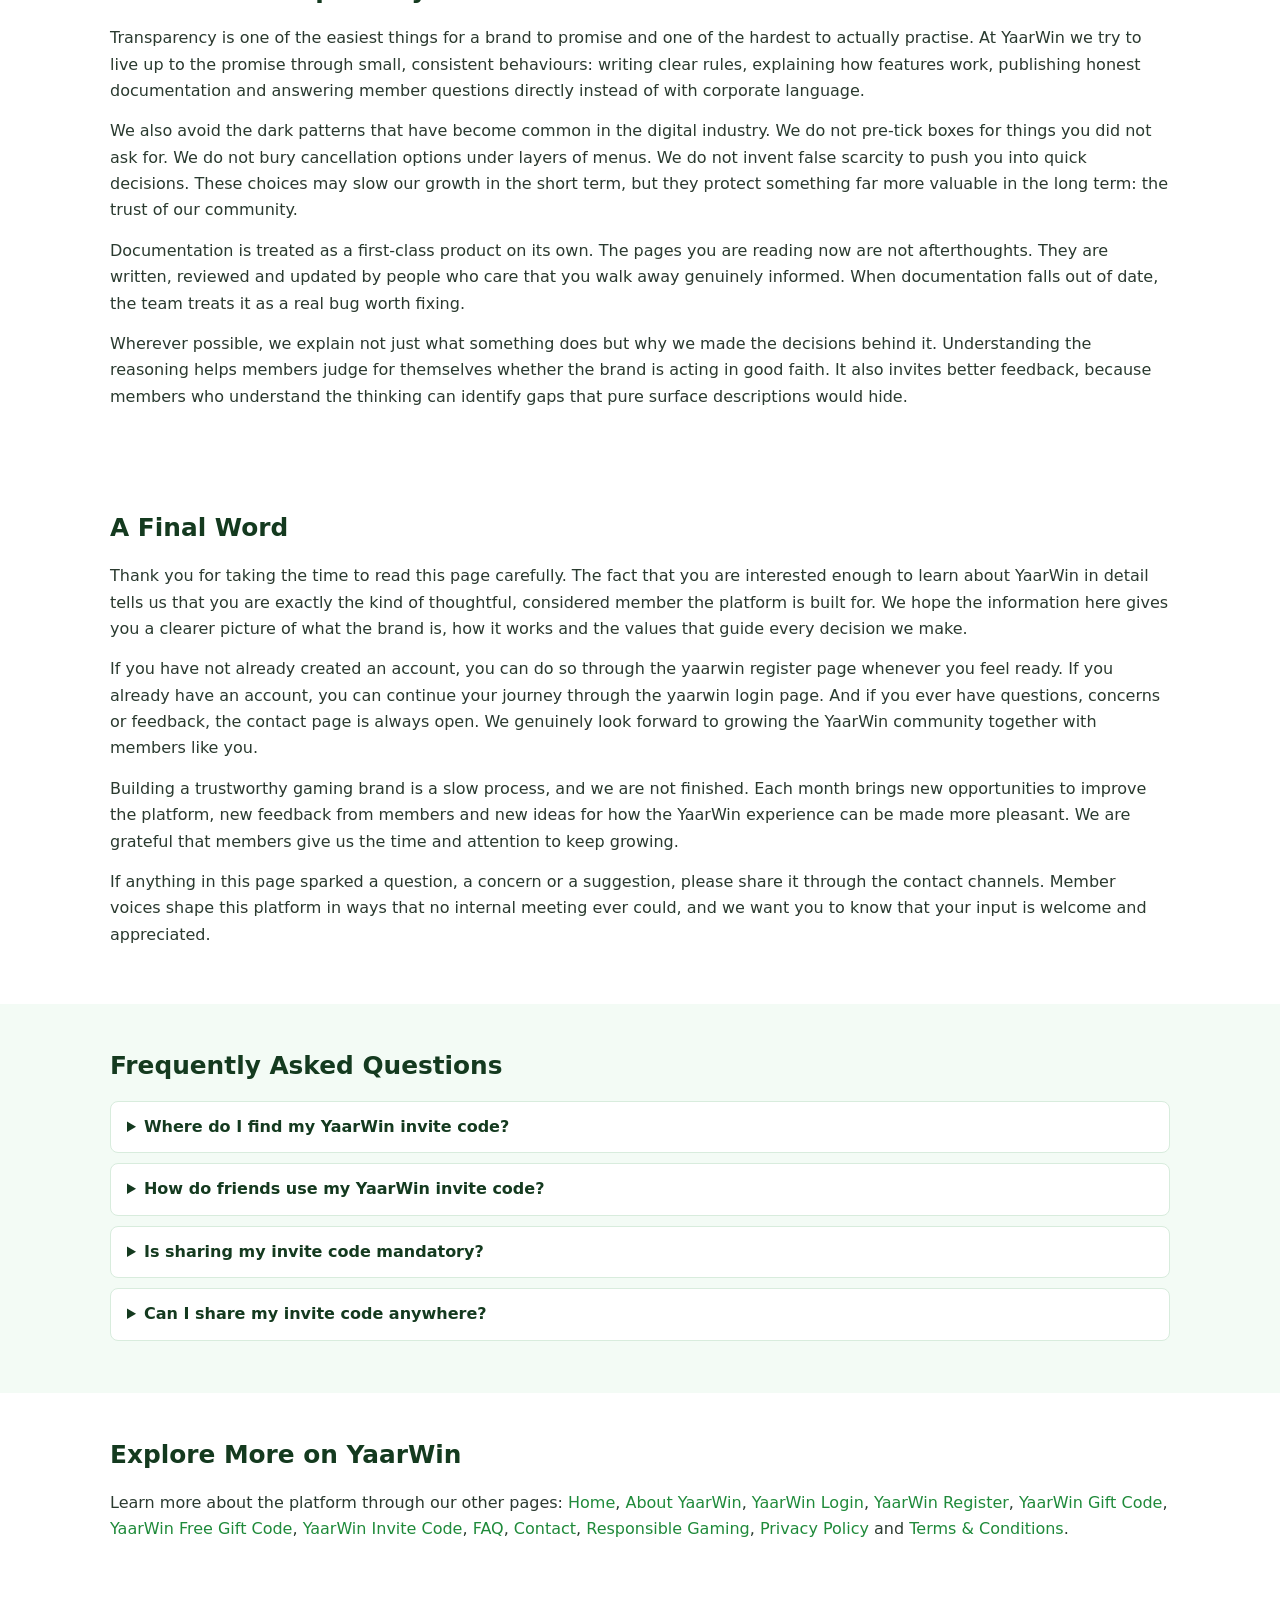
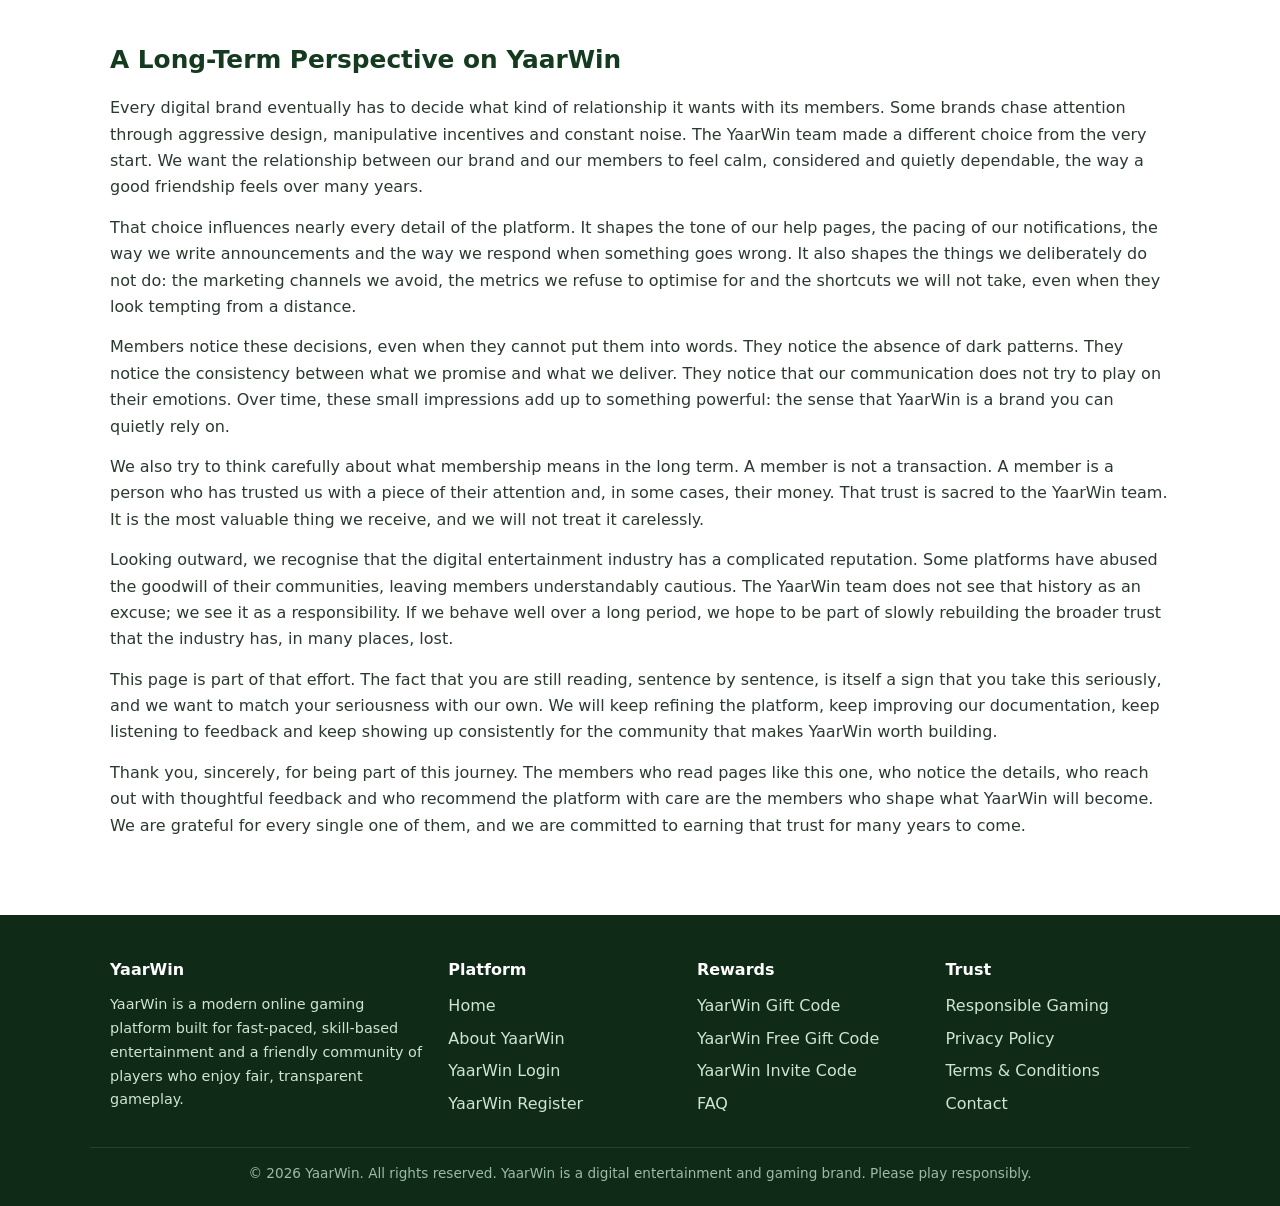
<file: invite-code.html>
<!doctype html>
<html lang="en">
<head>
<meta charset="utf-8">
<meta name="viewport" content="width=device-width,initial-scale=1">
<title>YaarWin Invite Code — Refer Friends &amp; Grow the Community</title>
<meta name="description" content="Learn how the YaarWin invite code works, how members refer friends, how the community grows responsibly and how invites support a healthier gaming experience.">
<meta name="keywords" content="yaarwin invite code, yaarwin referral, yaarwin refer friend, yaarwin community invite">
<meta name="author" content="YaarWin">
<meta name="robots" content="index,follow,max-snippet:-1,max-image-preview:large">
<meta name="theme-color" content="#34c759">
<link rel="canonical" href="https://yaarwinn.live/invite-code.html">
<link rel="icon" type="image/svg+xml" href="/assets/img/favicon.svg">
<link rel="apple-touch-icon" href="/assets/img/yaarwin-logo.jpg">
<link rel="preload" as="style" href="/assets/css/style.css">
<link rel="stylesheet" href="/assets/css/style.css">
<link rel="dns-prefetch" href="//yaarwinn.live">
<meta property="og:type" content="website">
<meta property="og:site_name" content="YaarWin">
<meta property="og:title" content="YaarWin Invite Code — Refer Friends &amp; Grow the Community">
<meta property="og:description" content="Learn how the YaarWin invite code works, how members refer friends, how the community grows responsibly and how invites support a healthier gaming experience.">
<meta property="og:url" content="https://yaarwinn.live/invite-code.html">
<meta property="og:image" content="https://yaarwinn.live/assets/img/yaarwin-logo.jpg">
<meta name="twitter:card" content="summary_large_image">
<meta name="twitter:title" content="YaarWin Invite Code — Refer Friends &amp; Grow the Community">
<meta name="twitter:description" content="Learn how the YaarWin invite code works, how members refer friends, how the community grows responsibly and how invites support a healthier gaming experience.">
<meta name="twitter:image" content="https://yaarwinn.live/assets/img/yaarwin-logo.jpg">
<script type="application/ld+json">{"@context":"https://schema.org","@type":"Organization","name":"YaarWin","url":"https://yaarwinn.live","logo":"https://yaarwinn.live/assets/img/yaarwin-logo.jpg","sameAs":[],"description":"YaarWin is a modern online gaming platform offering fast-paced, skill-based entertainment and a trusted community for players."}</script>
<script type="application/ld+json">{"@context":"https://schema.org","@type":"WebSite","name":"YaarWin","url":"https://yaarwinn.live"}</script>
<script type="application/ld+json">{"@context":"https://schema.org","@type":"WebPage","name":"YaarWin Invite Code \u2014 Refer Friends & Grow the Community","description":"Learn how the YaarWin invite code works, how members refer friends, how the community grows responsibly and how invites support a healthier gaming experience.","url":"https://yaarwinn.live/invite-code.html","inLanguage":"en"}</script>
<script type="application/ld+json">{"@context":"https://schema.org","@type":"ImageObject","url":"https://yaarwinn.live/assets/img/yaarwin-logo.jpg","caption":"YaarWin official logo"}</script>
</head>
<body>
<header class="site-header">
<div class="container nav">
<a class="brand" href="/" aria-label="YaarWin home"><img src="/assets/img/yaarwin-logo.jpg" alt="YaarWin logo" width="36" height="36" loading="eager" decoding="async"><span>YaarWin</span></a>
<nav aria-label="Primary"><ul>
<li><a href="/">Home</a></li><li><a href="/about.html">About</a></li><li><a href="/login.html">Login</a></li><li><a href="/register.html">Register</a></li><li><a href="/giftcode.html">Gift Code</a></li><li><a href="/free-giftcode.html">Free Gift Code</a></li><li><a href="/invite-code.html">Invite Code</a></li><li><a href="/faq.html">FAQ</a></li><li><a href="/contact.html">Contact</a></li>
</ul></nav>
</div>
</header>

<div class="container breadcrumbs"><a href="/">Home</a> / <span aria-current="page">YaarWin Invite Code</span></div><script type="application/ld+json">{"@context":"https://schema.org","@type":"BreadcrumbList","itemListElement":[{"@type":"ListItem","position":1,"name":"Home","item":"https://yaarwinn.live/"},{"@type":"ListItem","position":2,"name":"YaarWin Invite Code","item":"https://yaarwinn.live/invite-code.html"}]}</script>
<section class="hero"><div class="container"><h1>YaarWin Invite Code — Share the Community With Friends</h1><p class="lede">The yaarwin invite code is a simple way for existing members to introduce new players to the platform. Every active YaarWin account has its own unique invite code, which the member can share with friends who are curious about the brand. When a new player uses your yaarwin invite code during registration, the connection is recorded and recognised as part of the community referral system.</p><div class="cta"><a class="btn" href="/register.html">Create Account</a> <a class="btn btn-outline" href="/login.html">YaarWin Login</a></div></div></section>
<section><div class="container"><h2>Introduction</h2><p>Invite codes are about community growth, not pressure. YaarWin does not encourage members to spam invite codes, post them in unrelated places or push people who are not interested. A healthy invite is one shared between people who already know each other, when both sides genuinely want to take part. That is the spirit of the yaarwin invite code program and it is the kind of growth the team values most.</p>
<p>On this page we explain how the yaarwin invite code system works, how members can find their personal code, how new players can use one during registration, and how the platform keeps the entire invite ecosystem fair. We also share guidance for responsible sharing, so that the community grows in a way that respects everyone involved.</p></div></section>
<section class="bg-soft"><div class="container"><h2>Inside the YaarWin Experience</h2><figure class="image-block"><img src="/assets/img/referral-jackpot.jpg" alt="YaarWin community referral banner." loading="lazy" decoding="async"><figcaption>YaarWin community referral banner.</figcaption></figure>
<figure class="image-block"><img src="/assets/img/daily-salary.jpg" alt="Community recognition banner for active referrers." loading="lazy" decoding="async"><figcaption>Community recognition banner for active referrers.</figcaption></figure></div></section>
<section><div class="container"><h2>How the YaarWin Invite Code System Works</h2><p>Every active YaarWin account has its own unique yaarwin invite code. You can find your code inside your account area, typically under a section dedicated to invites or referrals. The code is a short string of characters that uniquely identifies your account inside the referral system.</p>
<p>When you share your invite code with a friend, they can enter it during the yaarwin register flow. Once their account is created, the system records the connection between your account and theirs. This connection is what powers the community referral features and helps the platform recognise organic growth from real, genuine introductions.</p></div></section>
<section><div class="container"><h2>Sharing Your Invite Code Responsibly</h2><p>Responsible sharing means inviting people who would genuinely enjoy the platform. That usually means friends, family members or people in your immediate circle who have already shown interest in this kind of digital entertainment. Pressuring uninterested people, or posting your invite code in unrelated spaces, is not the kind of behaviour the platform encourages.</p>
<p>Spamming invite codes in random comment sections, group chats or public forums often backfires. It annoys other people, damages your personal reputation and can sometimes trigger anti-abuse systems that protect the integrity of the referral program. The healthiest approach is to share your code in a calm, honest, conversational way, and let interested people decide for themselves.</p></div></section>
<section><div class="container"><h2>Why Invites Build a Healthier Community</h2><p>Communities grown through genuine personal invites tend to be far healthier than communities grown through aggressive advertising. People who join because a friend they trust recommended the platform usually arrive with realistic expectations and the right mindset. They are more likely to enjoy the experience, treat other members respectfully and stay engaged for the long term.</p>
<p>This is why YaarWin places so much value on the yaarwin invite code system. It is not just a growth mechanism — it is a culture-shaping feature. The way you invite your friends today helps determine what the community feels like for everyone tomorrow.</p></div></section>
<section><div class="container"><h2>Anti-Abuse Protections in the Invite System</h2><p>Behind the friendly surface of the invite-code system is a careful set of anti-abuse protections. These exist to prevent a small number of bad actors from harming honest members. If someone tries to create many fake accounts to inflate referrals, the systems are designed to detect the pattern and respond. Members who play honestly will never notice these protections; only those attempting abuse will.</p>
<p>If you are ever unsure whether something in the invite-code area looks correct, please reach out through the official contact channels. Reporting suspicious activity helps keep the program fair for everyone and is one of the most valuable contributions a member can make to the community.</p></div></section>
<section><div class="container"><h2>More on this topic</h2><p>Word-of-mouth growth has always been the most honest way for a brand to expand. When someone you know recommends a platform with genuine enthusiasm, you naturally pay attention. The yaarwin invite code system is designed to support that natural pattern. It does not replace conversation; it simply gives that conversation a small, useful structure.</p>
<p>A healthy referral conversation usually starts with a shared interest. Maybe you and a friend have been talking about light digital entertainment options that respect your time. Maybe you have both been disappointed by platforms that felt cluttered or untrustworthy. In that context, mentioning that you have been enjoying YaarWin and offering your invite code is helpful rather than intrusive.</p>
<p>Compare that with the opposite pattern: dropping your invite code into random group chats, comment sections or unrelated communities. Even if it occasionally produces a sign-up, it damages your personal reputation and clutters spaces that other people share. Aggressive invite spam is one of the fastest ways to lose the respect of the people around you, and it is something the YaarWin culture explicitly discourages.</p>
<p>Members sometimes ask whether there is a competitive aspect to the invite program. From our perspective, the most valuable kind of referral is a genuine one, not a high-volume one. A single friend who joins, enjoys the platform and becomes part of the community for the long term is worth far more than dozens of half-interested sign-ups who drift away within a week.</p>
<p>The invite system also provides a useful diagnostic for the platform itself. If members are sharing invites enthusiastically, that usually means we are doing something right. If sharing slows down, it is often a signal that the experience needs improvement somewhere. We pay attention to those patterns and use them as feedback for product and design decisions.</p>
<p>Behind the scenes, the yaarwin invite code system is connected to the broader community structure of the platform. It supports the way new members are introduced, the way activity is recognised and the way long-term relationships between members are honoured. None of this is dramatic, but together it gives the community a sense of continuity that fully anonymous platforms simply cannot match.</p>
<p>Looking forward, we will keep refining the invite-code experience in ways that protect honest members and discourage abuse. The principles will not change: invites should be friendly, optional and rooted in real relationships. As long as the program stays true to those principles, it will continue to be one of the healthiest growth mechanisms in the YaarWin ecosystem.</p></div></section>
<section><div class="container"><h2>Our Community</h2><p>A platform is only as healthy as the community around it, and the YaarWin community is one of the things we are most proud of. Across the member base you will find players from many different backgrounds, ages and interests, brought together by a shared appreciation for quick, fair digital entertainment.</p>
<p>What makes the community feel friendly is a combination of clear rules and a calm tone. We discourage aggressive behaviour, harassment and the kind of negativity that can quickly spoil an online space. When members raise concerns, we take them seriously and act consistently. Over time this creates a culture where new members feel comfortable participating and existing members feel respected.</p>
<p>The community is also a powerful source of feedback. Real improvements to the platform almost always start as a comment from a member, a support conversation or a casual observation in a community channel. We try to listen carefully and respond honestly, even when the feedback is uncomfortable. A brand that is afraid to hear criticism cannot grow into something truly trustworthy.</p>
<p>Community moderation is handled with consistency. Members who break the rules face the same kind of response regardless of how long they have been on the platform or how active they appear to be. Consistency is what makes rules feel real, and it is what protects every honest member from feeling that the system favours others over them.</p>
<p>Recognition matters too. From time to time the YaarWin community celebrates members who contribute positively, whether by helping new players, sharing useful feedback or simply showing up with a friendly tone. These small acknowledgements help shape the culture and remind everyone of what we want the community to feel like.</p></div></section>
<section><div class="container"><h2>The Team Behind YaarWin</h2><p>Behind every page on this site is a small, dedicated team that genuinely cares about the YaarWin community. The brand is not a faceless operation. The people working on YaarWin are members of the same digital culture as the players themselves, and many of them are passionate gamers in their personal lives. That perspective shapes the decisions we make every day.</p>
<p>The team is structured around a few clear functions: product, design, engineering, support and community. Product and design shape what the experience should look and feel like. Engineering keeps the platform running fast and reliably. Support handles direct member conversations and is often the first to notice when something needs improvement. Community keeps the conversation between the brand and the players honest and two-directional.</p>
<p>We believe transparency is a competitive advantage. The more open we are about how the platform works, what we are improving and how decisions are made, the easier it is for members to trust us over the long term. That is why pages like this one are written carefully, not generated automatically, and why our support responses try to be human even when answering simple questions.</p>
<p>The YaarWin brand is built for the long term. Short-term gimmicks may bring temporary attention, but they damage trust. Our preference is the slower, more patient path: deliver a reliable experience, listen to members, improve continuously and let the reputation of the platform grow naturally through word of mouth and genuine satisfaction.</p>
<p>Hiring decisions at YaarWin are guided by values as much as skills. We look for people who genuinely enjoy building careful, member-friendly products. Technical talent matters, but so does the way a person communicates with teammates, handles disagreement and treats people who are not in the room. Culture is not a poster on a wall; it is the sum of who is actually inside the team.</p>
<p>The team also invests in continuous learning. Online entertainment evolves quickly, and standing still is a form of falling behind. Reading widely, studying best practices in other industries and listening to members are all parts of how the team grows. We bring lessons from outside the gaming world back into how we design and operate the YaarWin platform.</p></div></section>
<section><div class="container"><h2>Platform Transparency</h2><p>Transparency is one of the easiest things for a brand to promise and one of the hardest to actually practise. At YaarWin we try to live up to the promise through small, consistent behaviours: writing clear rules, explaining how features work, publishing honest documentation and answering member questions directly instead of with corporate language.</p>
<p>We also avoid the dark patterns that have become common in the digital industry. We do not pre-tick boxes for things you did not ask for. We do not bury cancellation options under layers of menus. We do not invent false scarcity to push you into quick decisions. These choices may slow our growth in the short term, but they protect something far more valuable in the long term: the trust of our community.</p>
<p>Documentation is treated as a first-class product on its own. The pages you are reading now are not afterthoughts. They are written, reviewed and updated by people who care that you walk away genuinely informed. When documentation falls out of date, the team treats it as a real bug worth fixing.</p>
<p>Wherever possible, we explain not just what something does but why we made the decisions behind it. Understanding the reasoning helps members judge for themselves whether the brand is acting in good faith. It also invites better feedback, because members who understand the thinking can identify gaps that pure surface descriptions would hide.</p></div></section>
<section><div class="container"><h2>A Final Word</h2><p>Thank you for taking the time to read this page carefully. The fact that you are interested enough to learn about YaarWin in detail tells us that you are exactly the kind of thoughtful, considered member the platform is built for. We hope the information here gives you a clearer picture of what the brand is, how it works and the values that guide every decision we make.</p>
<p>If you have not already created an account, you can do so through the yaarwin register page whenever you feel ready. If you already have an account, you can continue your journey through the yaarwin login page. And if you ever have questions, concerns or feedback, the contact page is always open. We genuinely look forward to growing the YaarWin community together with members like you.</p>
<p>Building a trustworthy gaming brand is a slow process, and we are not finished. Each month brings new opportunities to improve the platform, new feedback from members and new ideas for how the YaarWin experience can be made more pleasant. We are grateful that members give us the time and attention to keep growing.</p>
<p>If anything in this page sparked a question, a concern or a suggestion, please share it through the contact channels. Member voices shape this platform in ways that no internal meeting ever could, and we want you to know that your input is welcome and appreciated.</p></div></section>
<section class="bg-soft"><div class="container"><h2>Frequently Asked Questions</h2><div class="faq"><details><summary>Where do I find my YaarWin invite code?</summary><p>Your unique yaarwin invite code is available inside your account area, typically under the invites or referrals section.</p></details>
<details><summary>How do friends use my YaarWin invite code?</summary><p>They enter it during the yaarwin register flow, which connects their new account to yours within the community referral system.</p></details>
<details><summary>Is sharing my invite code mandatory?</summary><p>No. The invite-code feature is optional and meant for friendly sharing with people who genuinely want to join the platform.</p></details>
<details><summary>Can I share my invite code anywhere?</summary><p>Sharing should be respectful and contextual. Spamming or pressuring uninterested people is discouraged and may trigger anti-abuse systems.</p></details></div><script type="application/ld+json">{"@context":"https://schema.org","@type":"FAQPage","mainEntity":[{"@type":"Question","name":"Where do I find my YaarWin invite code?","acceptedAnswer":{"@type":"Answer","text":"Your unique yaarwin invite code is available inside your account area, typically under the invites or referrals section."}},{"@type":"Question","name":"How do friends use my YaarWin invite code?","acceptedAnswer":{"@type":"Answer","text":"They enter it during the yaarwin register flow, which connects their new account to yours within the community referral system."}},{"@type":"Question","name":"Is sharing my invite code mandatory?","acceptedAnswer":{"@type":"Answer","text":"No. The invite-code feature is optional and meant for friendly sharing with people who genuinely want to join the platform."}},{"@type":"Question","name":"Can I share my invite code anywhere?","acceptedAnswer":{"@type":"Answer","text":"Sharing should be respectful and contextual. Spamming or pressuring uninterested people is discouraged and may trigger anti-abuse systems."}}]}</script></div></section>
<section><div class="container"><h2>Explore More on YaarWin</h2><p>Learn more about the platform through our other pages: <a href="/">Home</a>, <a href="/about.html">About YaarWin</a>, <a href="/login.html">YaarWin Login</a>, <a href="/register.html">YaarWin Register</a>, <a href="/giftcode.html">YaarWin Gift Code</a>, <a href="/free-giftcode.html">YaarWin Free Gift Code</a>, <a href="/invite-code.html">YaarWin Invite Code</a>, <a href="/faq.html">FAQ</a>, <a href="/contact.html">Contact</a>, <a href="/responsible-gaming.html">Responsible Gaming</a>, <a href="/privacy-policy.html">Privacy Policy</a> and <a href="/terms.html">Terms &amp; Conditions</a>.</p></div></section>

<section><div class="container"><h2>A Long-Term Perspective on YaarWin</h2><p>Every digital brand eventually has to decide what kind of relationship it wants with its members. Some brands chase attention through aggressive design, manipulative incentives and constant noise. The YaarWin team made a different choice from the very start. We want the relationship between our brand and our members to feel calm, considered and quietly dependable, the way a good friendship feels over many years.</p>
<p>That choice influences nearly every detail of the platform. It shapes the tone of our help pages, the pacing of our notifications, the way we write announcements and the way we respond when something goes wrong. It also shapes the things we deliberately do not do: the marketing channels we avoid, the metrics we refuse to optimise for and the shortcuts we will not take, even when they look tempting from a distance.</p>
<p>Members notice these decisions, even when they cannot put them into words. They notice the absence of dark patterns. They notice the consistency between what we promise and what we deliver. They notice that our communication does not try to play on their emotions. Over time, these small impressions add up to something powerful: the sense that YaarWin is a brand you can quietly rely on.</p>
<p>We also try to think carefully about what membership means in the long term. A member is not a transaction. A member is a person who has trusted us with a piece of their attention and, in some cases, their money. That trust is sacred to the YaarWin team. It is the most valuable thing we receive, and we will not treat it carelessly.</p>
<p>Looking outward, we recognise that the digital entertainment industry has a complicated reputation. Some platforms have abused the goodwill of their communities, leaving members understandably cautious. The YaarWin team does not see that history as an excuse; we see it as a responsibility. If we behave well over a long period, we hope to be part of slowly rebuilding the broader trust that the industry has, in many places, lost.</p>
<p>This page is part of that effort. The fact that you are still reading, sentence by sentence, is itself a sign that you take this seriously, and we want to match your seriousness with our own. We will keep refining the platform, keep improving our documentation, keep listening to feedback and keep showing up consistently for the community that makes YaarWin worth building.</p>
<p>Thank you, sincerely, for being part of this journey. The members who read pages like this one, who notice the details, who reach out with thoughtful feedback and who recommend the platform with care are the members who shape what YaarWin will become. We are grateful for every single one of them, and we are committed to earning that trust for many years to come.</p></div></section>
<footer class="site-footer">
<div class="container footer-grid">
<div>
<h4>YaarWin</h4>
<p style="color:#cfe4d4;font-size:.9rem">YaarWin is a modern online gaming platform built for fast-paced, skill-based entertainment and a friendly community of players who enjoy fair, transparent gameplay.</p>
</div>
<div>
<h4>Platform</h4>
<ul>
<li><a href="/">Home</a></li>
<li><a href="/about.html">About YaarWin</a></li>
<li><a href="/login.html">YaarWin Login</a></li>
<li><a href="/register.html">YaarWin Register</a></li>
</ul>
</div>
<div>
<h4>Rewards</h4>
<ul>
<li><a href="/giftcode.html">YaarWin Gift Code</a></li>
<li><a href="/free-giftcode.html">YaarWin Free Gift Code</a></li>
<li><a href="/invite-code.html">YaarWin Invite Code</a></li>
<li><a href="/faq.html">FAQ</a></li>
</ul>
</div>
<div>
<h4>Trust</h4>
<ul>
<li><a href="/responsible-gaming.html">Responsible Gaming</a></li>
<li><a href="/privacy-policy.html">Privacy Policy</a></li>
<li><a href="/terms.html">Terms &amp; Conditions</a></li>
<li><a href="/contact.html">Contact</a></li>
</ul>
</div>
</div>
<div class="container copy">© 2026 YaarWin. All rights reserved. YaarWin is a digital entertainment and gaming brand. Please play responsibly.</div>
</footer>
</body>
</html>
</file>
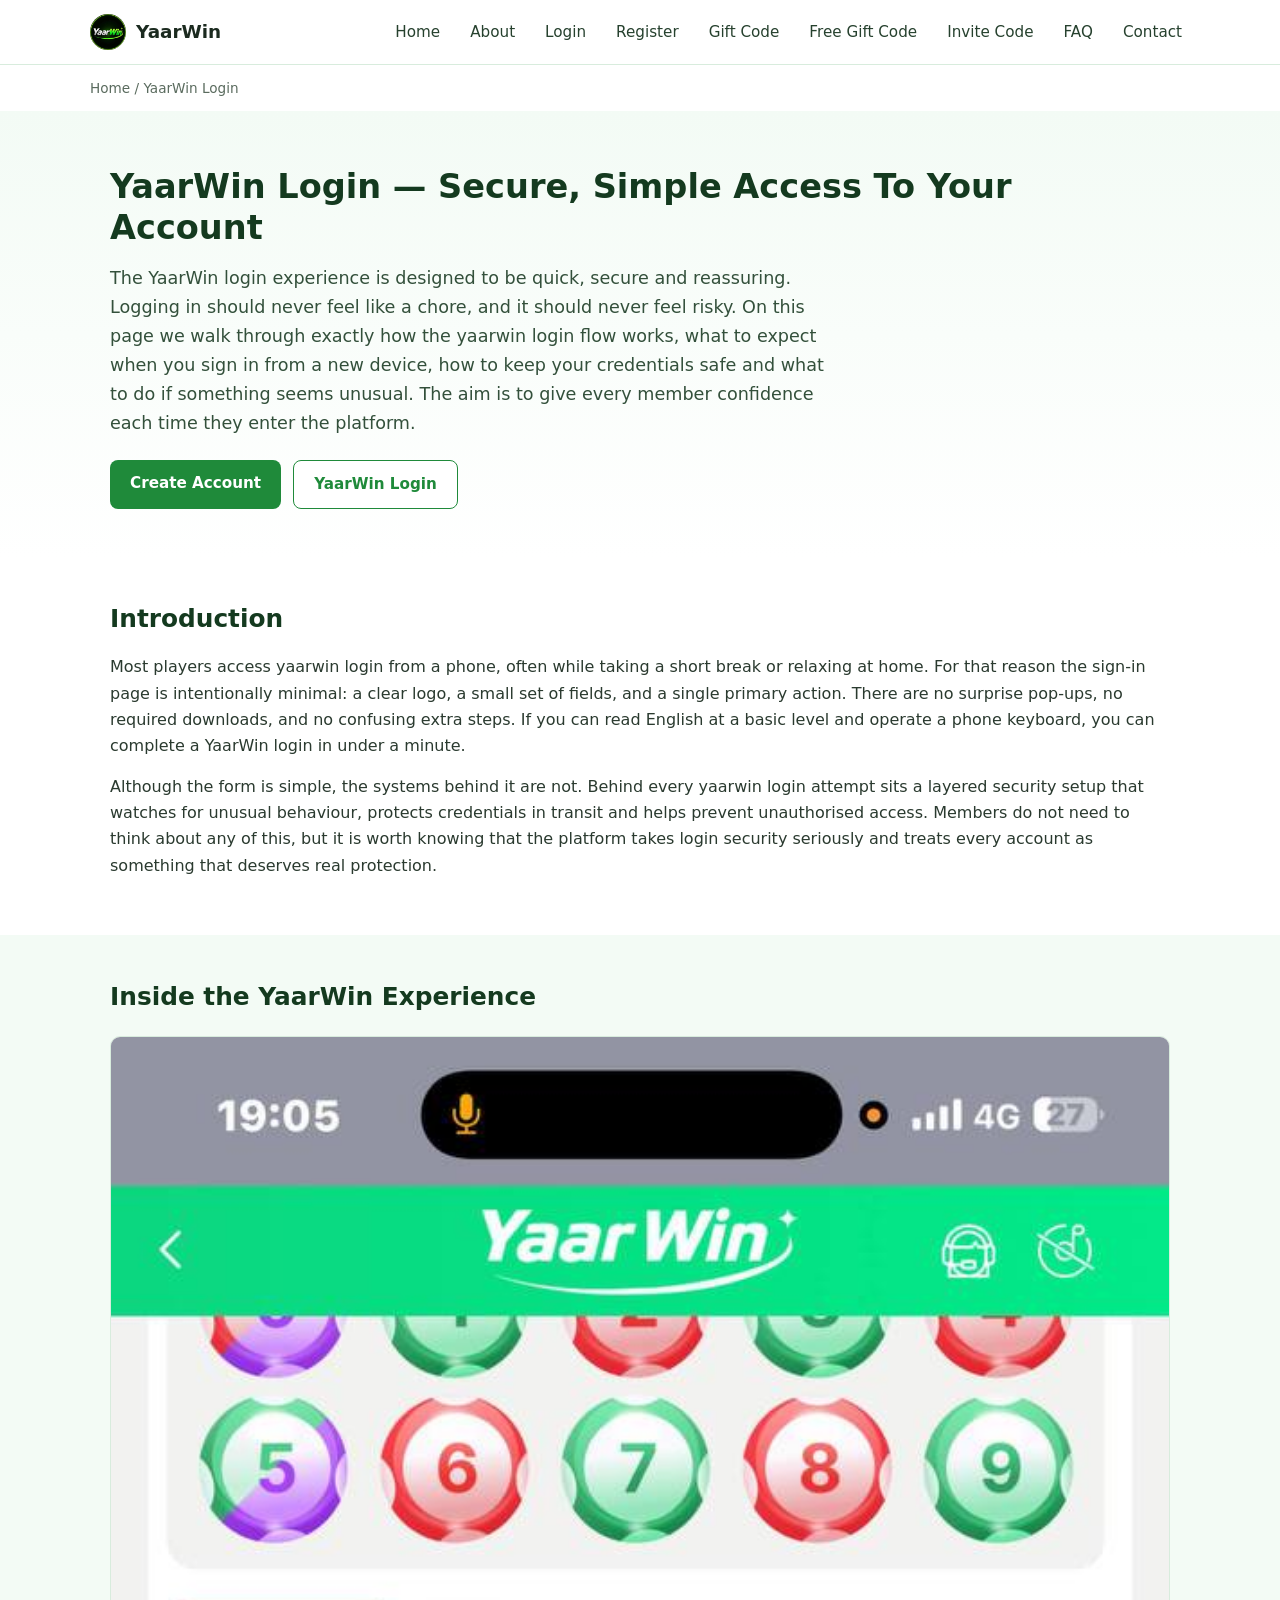
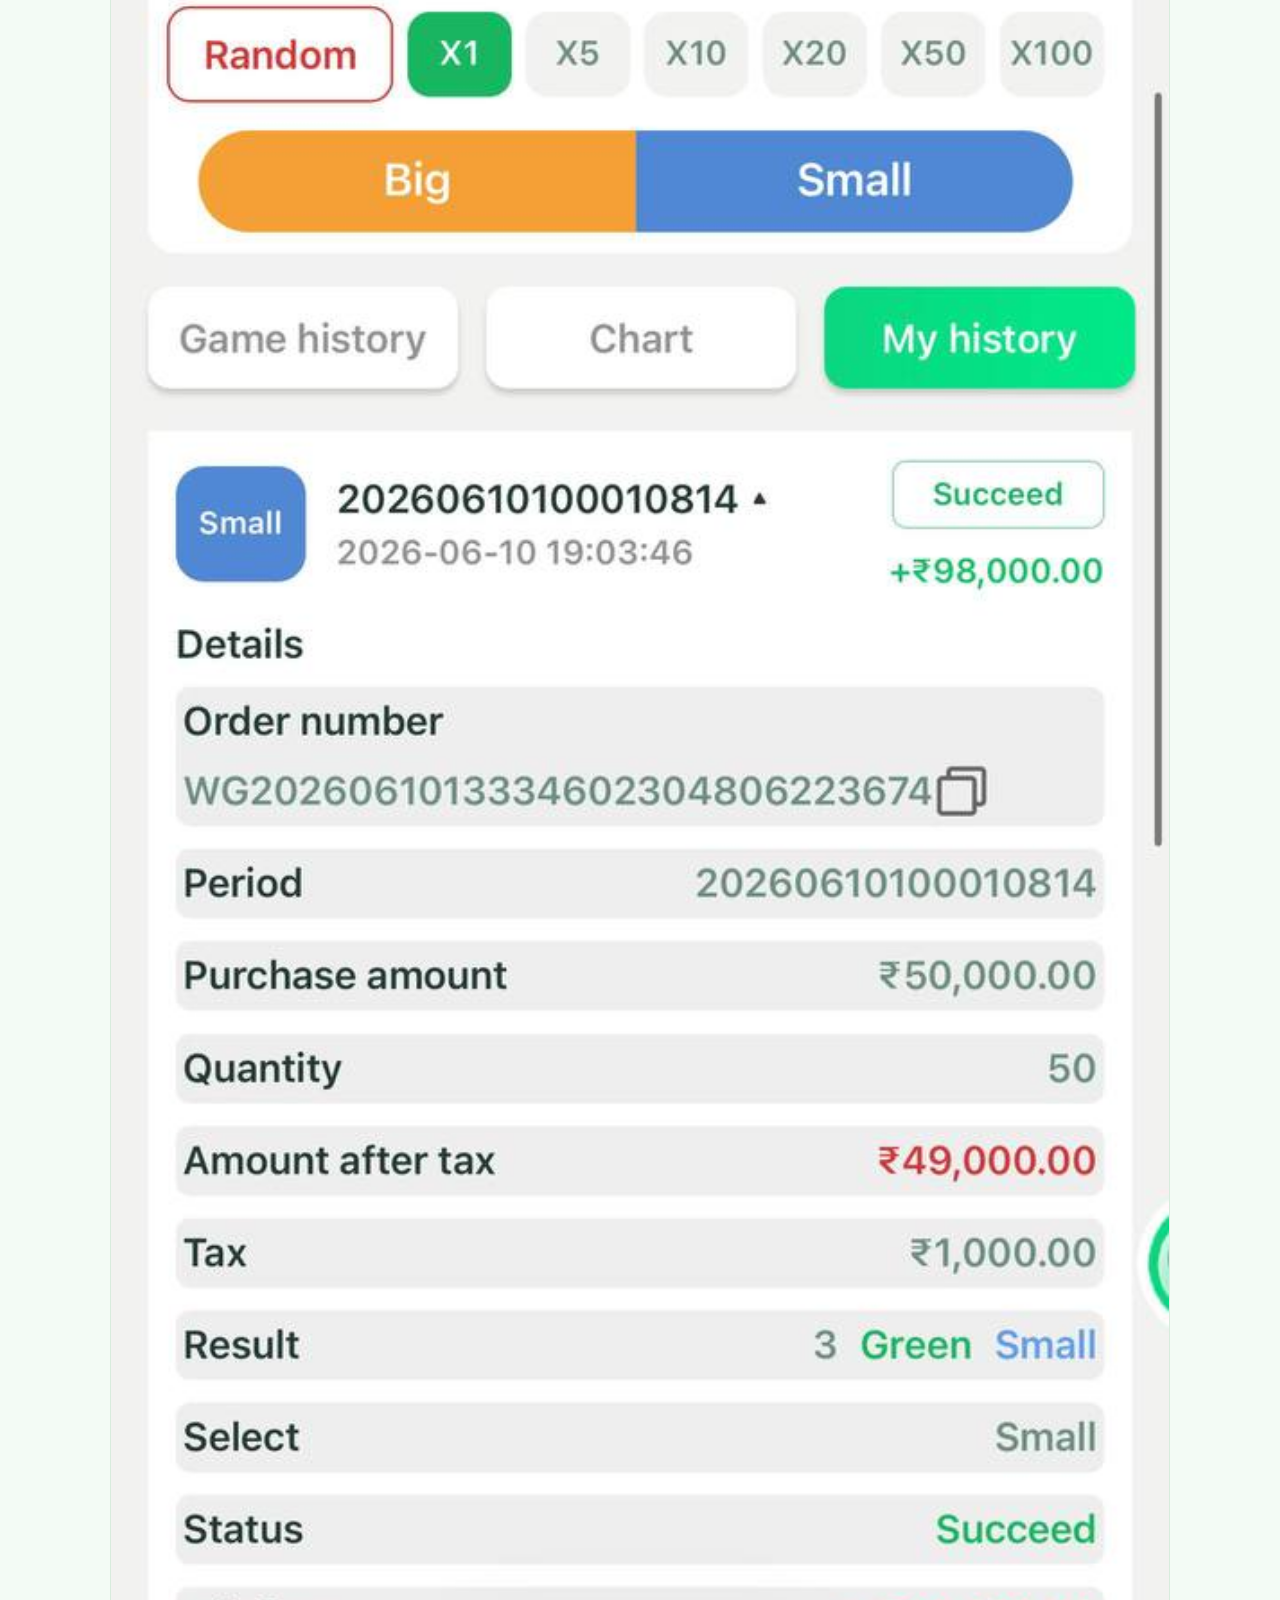
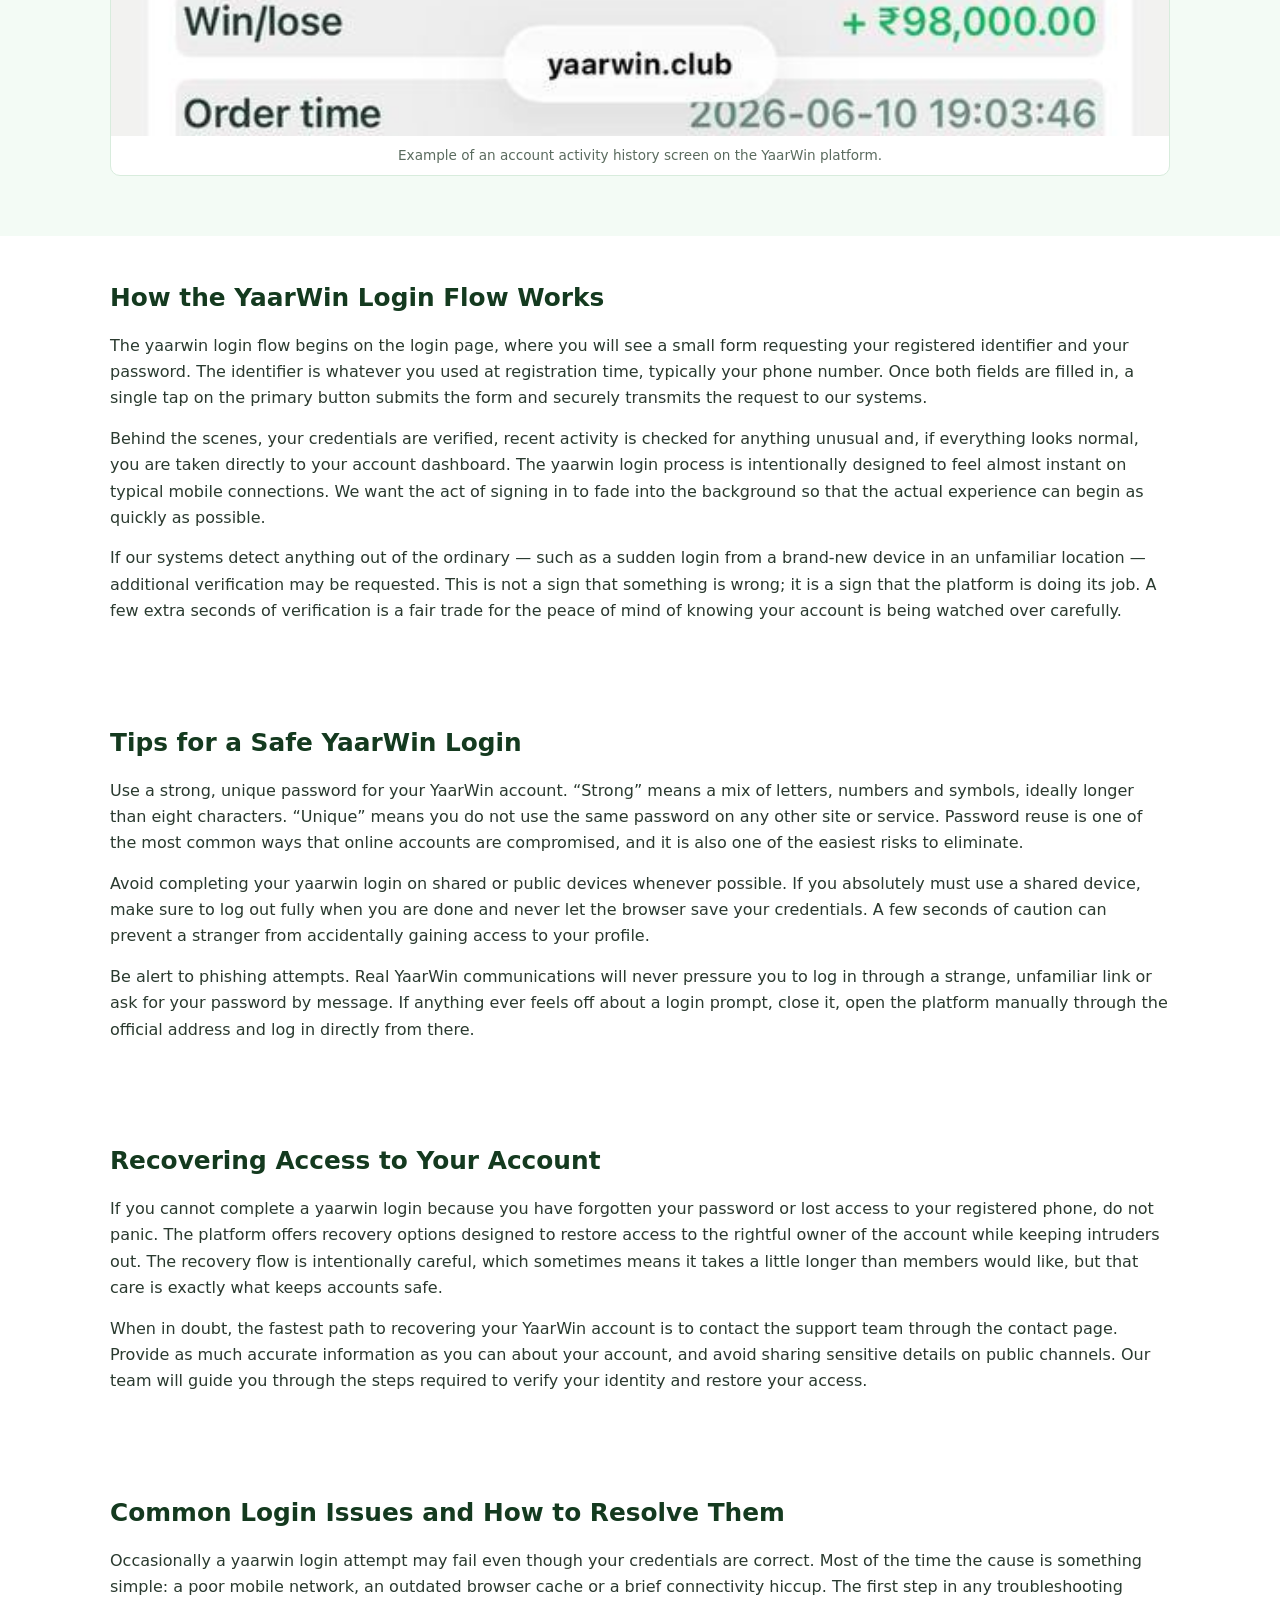
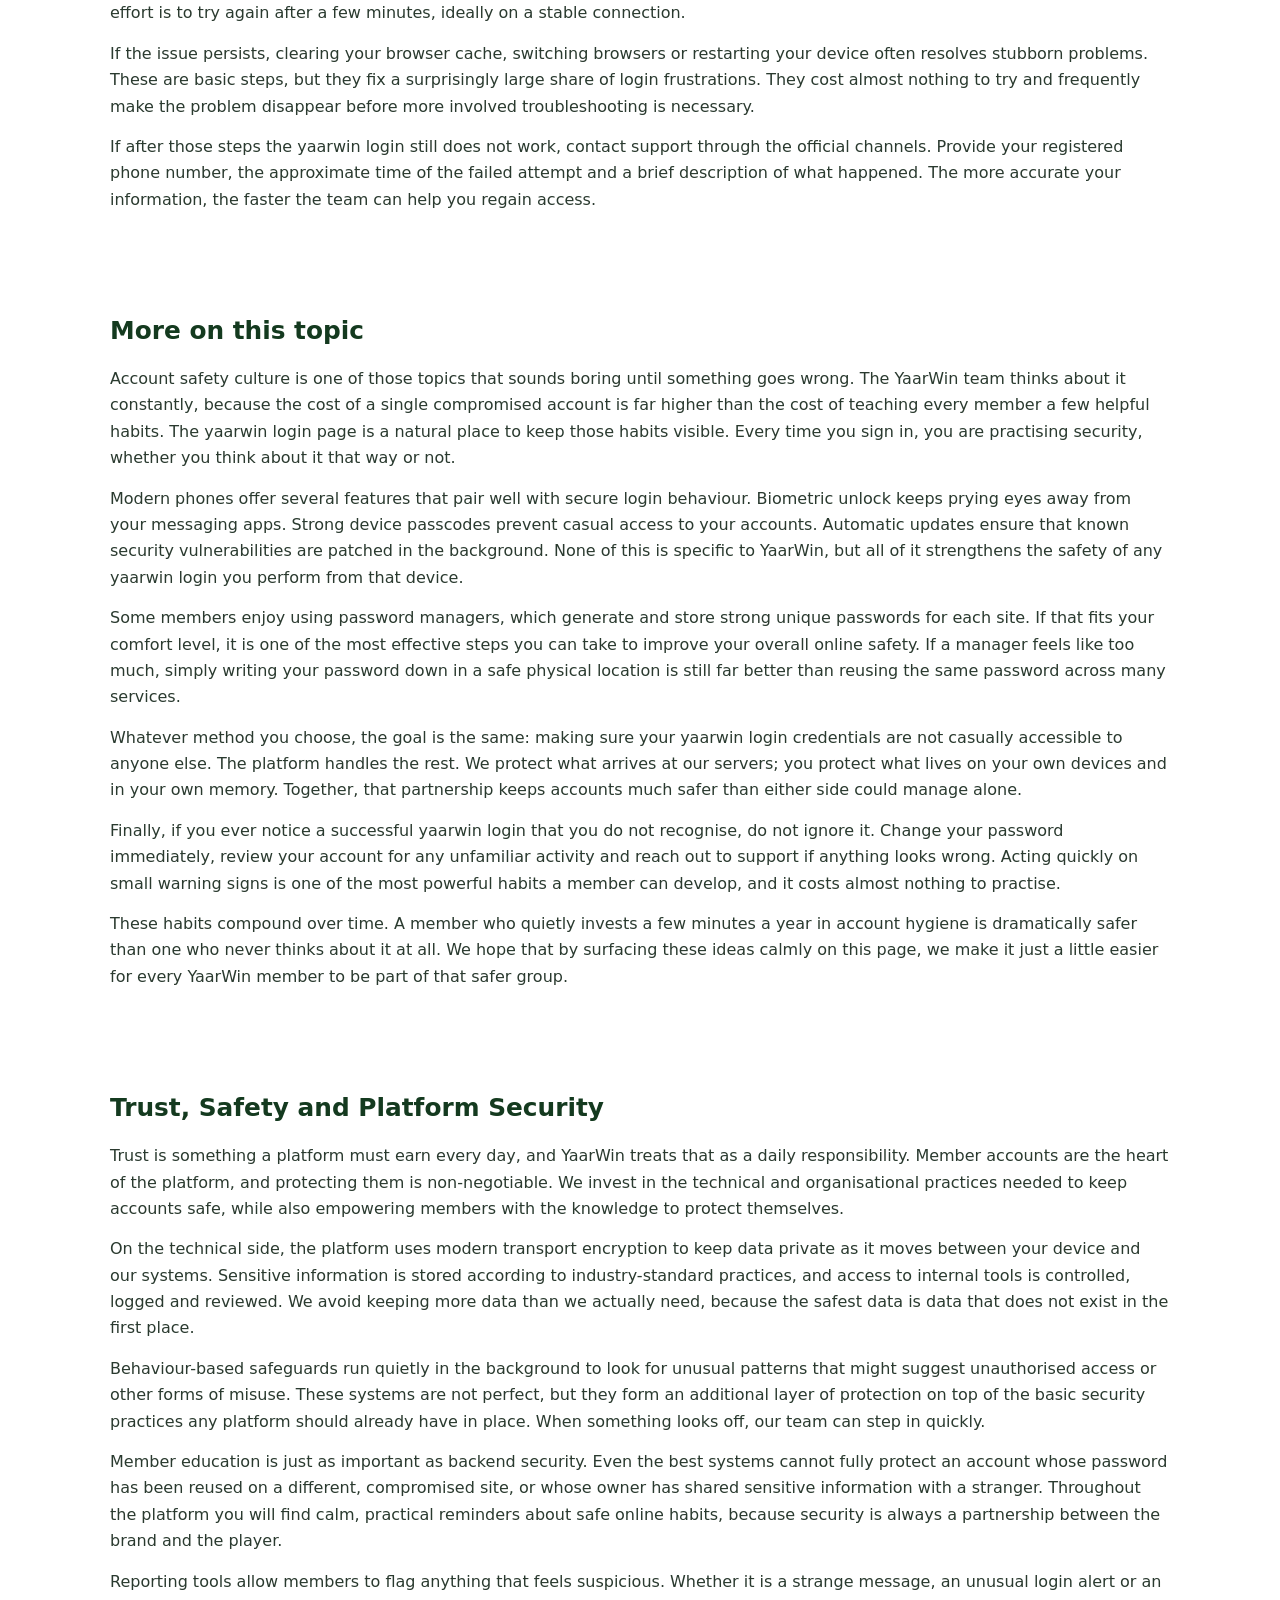
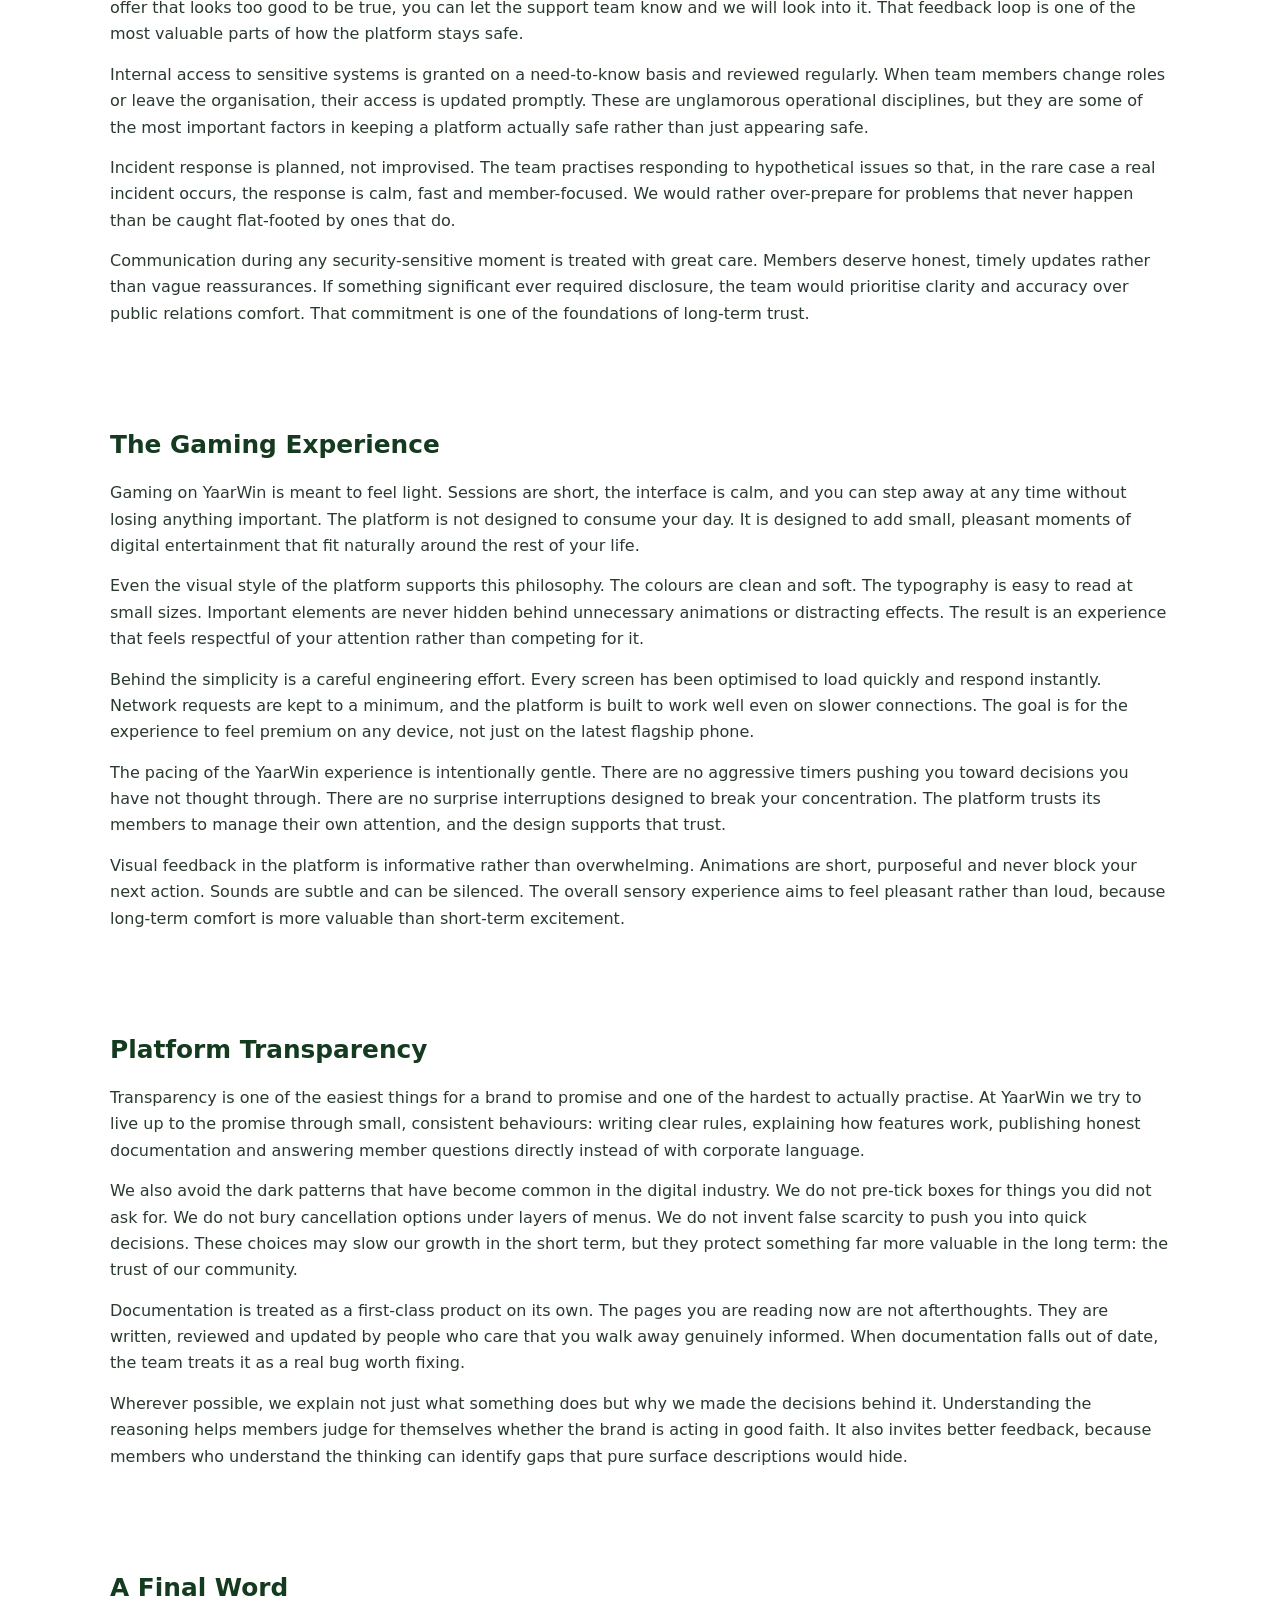
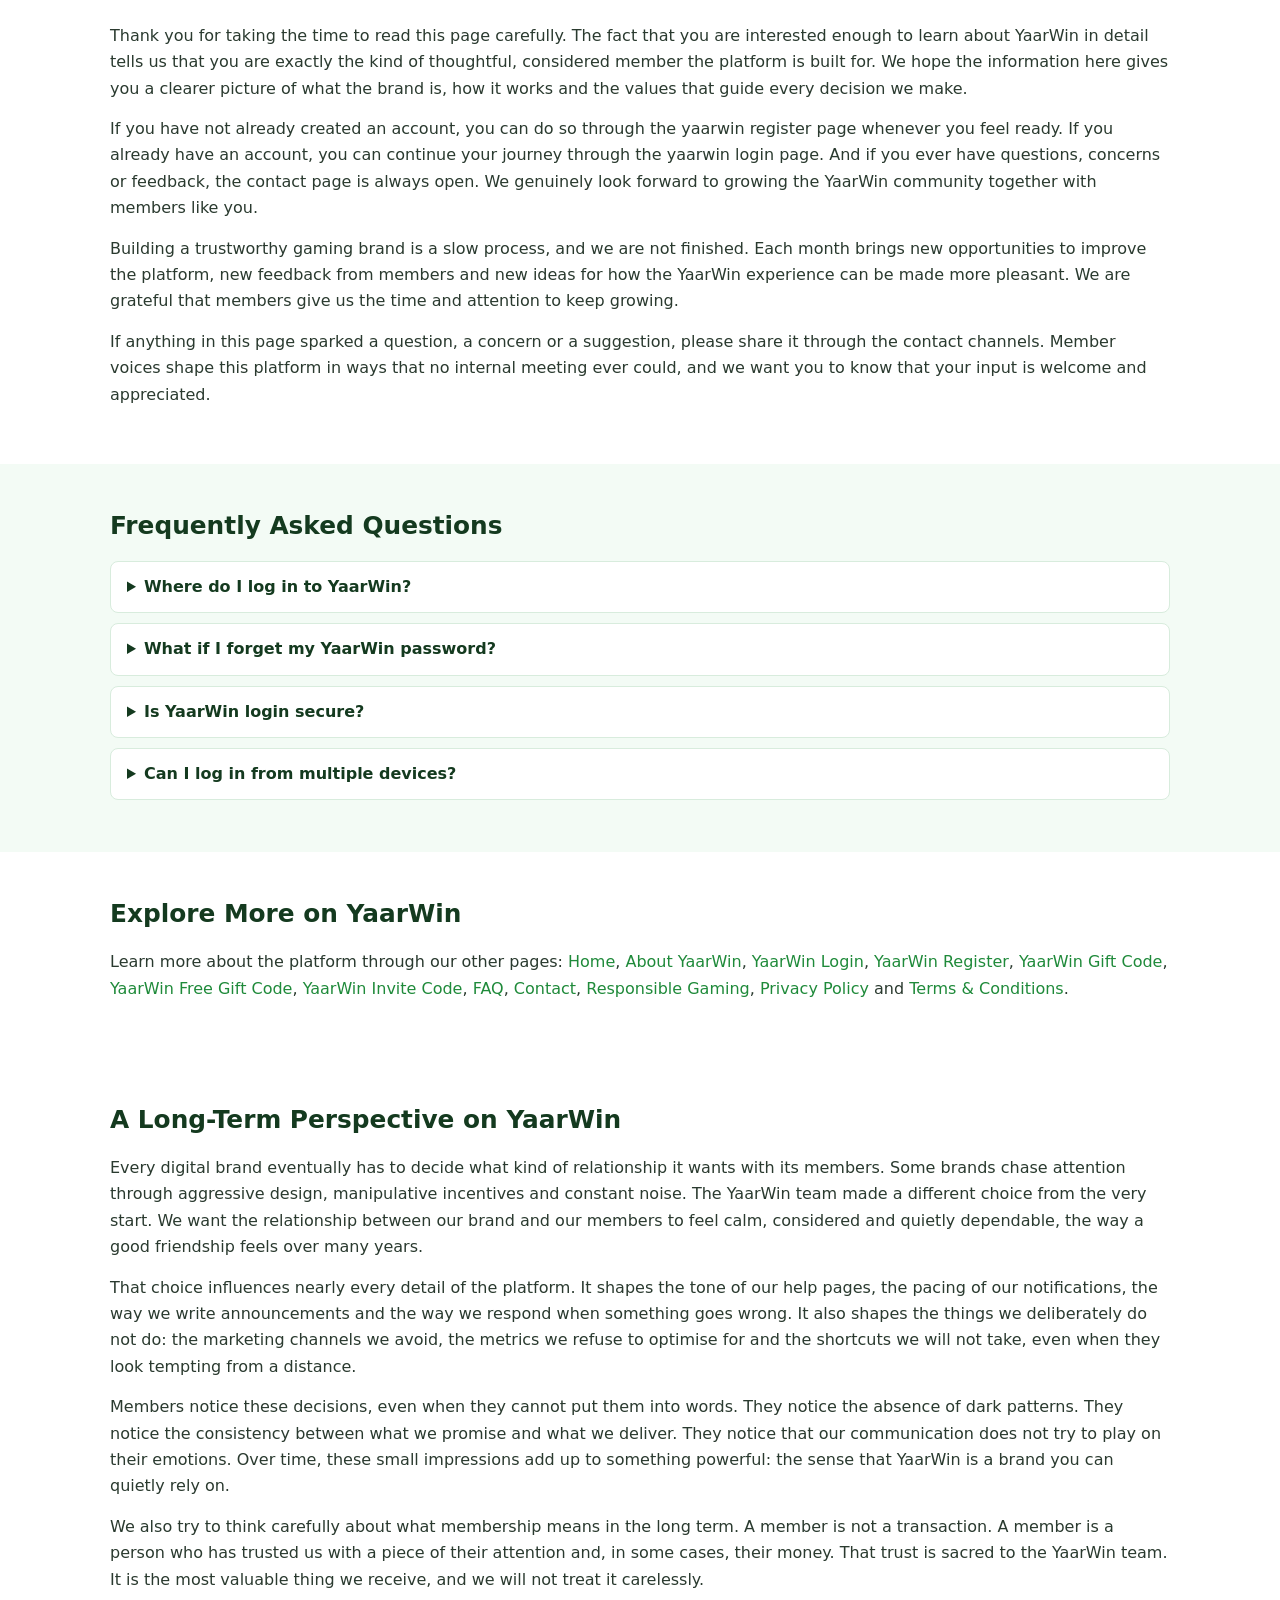
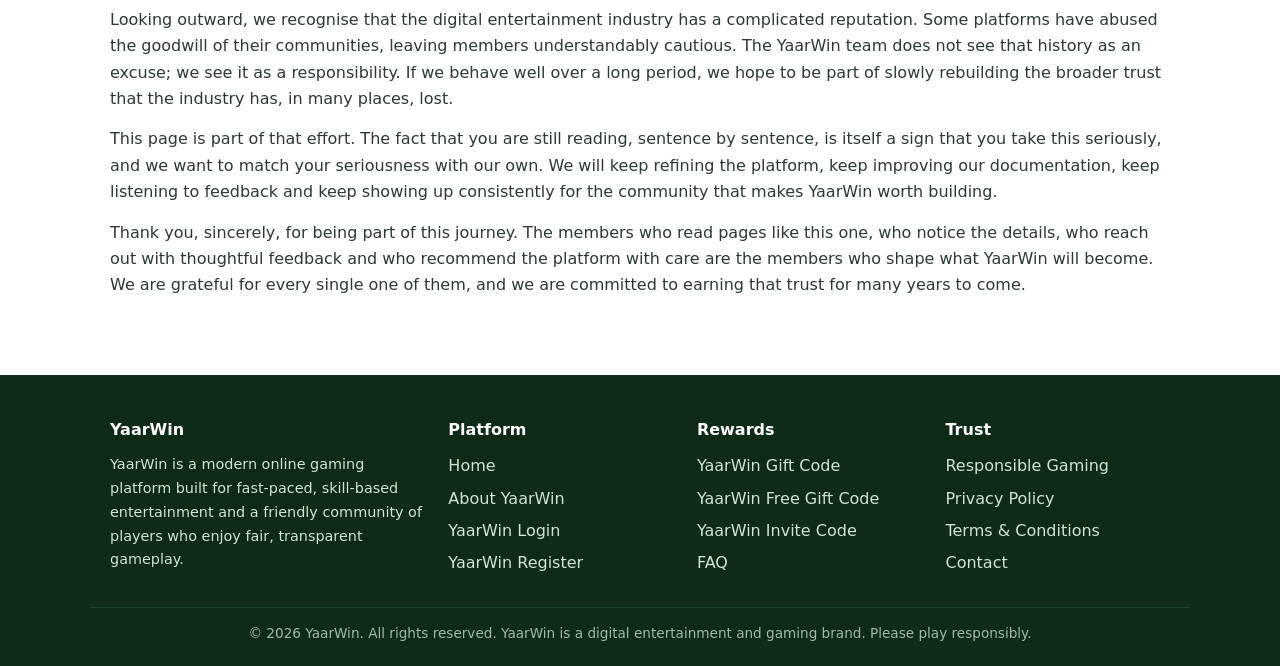
<file: login.html>
<!doctype html>
<html lang="en">
<head>
<meta charset="utf-8">
<meta name="viewport" content="width=device-width,initial-scale=1">
<title>YaarWin Login — Secure Access to Your Gaming Account</title>
<meta name="description" content="YaarWin login guide. Learn how to securely access your YaarWin account, recover credentials, protect your profile and enjoy a smooth sign-in experience.">
<meta name="keywords" content="yaarwin login, yaarwin sign in, yaarwin account login, yaarwin secure login">
<meta name="author" content="YaarWin">
<meta name="robots" content="index,follow,max-snippet:-1,max-image-preview:large">
<meta name="theme-color" content="#34c759">
<link rel="canonical" href="https://yaarwinn.live/login.html">
<link rel="icon" type="image/svg+xml" href="/assets/img/favicon.svg">
<link rel="apple-touch-icon" href="/assets/img/yaarwin-logo.jpg">
<link rel="preload" as="style" href="/assets/css/style.css">
<link rel="stylesheet" href="/assets/css/style.css">
<link rel="dns-prefetch" href="//yaarwinn.live">
<meta property="og:type" content="website">
<meta property="og:site_name" content="YaarWin">
<meta property="og:title" content="YaarWin Login — Secure Access to Your Gaming Account">
<meta property="og:description" content="YaarWin login guide. Learn how to securely access your YaarWin account, recover credentials, protect your profile and enjoy a smooth sign-in experience.">
<meta property="og:url" content="https://yaarwinn.live/login.html">
<meta property="og:image" content="https://yaarwinn.live/assets/img/yaarwin-logo.jpg">
<meta name="twitter:card" content="summary_large_image">
<meta name="twitter:title" content="YaarWin Login — Secure Access to Your Gaming Account">
<meta name="twitter:description" content="YaarWin login guide. Learn how to securely access your YaarWin account, recover credentials, protect your profile and enjoy a smooth sign-in experience.">
<meta name="twitter:image" content="https://yaarwinn.live/assets/img/yaarwin-logo.jpg">
<script type="application/ld+json">{"@context":"https://schema.org","@type":"Organization","name":"YaarWin","url":"https://yaarwinn.live","logo":"https://yaarwinn.live/assets/img/yaarwin-logo.jpg","sameAs":[],"description":"YaarWin is a modern online gaming platform offering fast-paced, skill-based entertainment and a trusted community for players."}</script>
<script type="application/ld+json">{"@context":"https://schema.org","@type":"WebSite","name":"YaarWin","url":"https://yaarwinn.live"}</script>
<script type="application/ld+json">{"@context":"https://schema.org","@type":"WebPage","name":"YaarWin Login \u2014 Secure Access to Your Gaming Account","description":"YaarWin login guide. Learn how to securely access your YaarWin account, recover credentials, protect your profile and enjoy a smooth sign-in experience.","url":"https://yaarwinn.live/login.html","inLanguage":"en"}</script>
<script type="application/ld+json">{"@context":"https://schema.org","@type":"ImageObject","url":"https://yaarwinn.live/assets/img/yaarwin-logo.jpg","caption":"YaarWin official logo"}</script>
</head>
<body>
<header class="site-header">
<div class="container nav">
<a class="brand" href="/" aria-label="YaarWin home"><img src="/assets/img/yaarwin-logo.jpg" alt="YaarWin logo" width="36" height="36" loading="eager" decoding="async"><span>YaarWin</span></a>
<nav aria-label="Primary"><ul>
<li><a href="/">Home</a></li><li><a href="/about.html">About</a></li><li><a href="/login.html">Login</a></li><li><a href="/register.html">Register</a></li><li><a href="/giftcode.html">Gift Code</a></li><li><a href="/free-giftcode.html">Free Gift Code</a></li><li><a href="/invite-code.html">Invite Code</a></li><li><a href="/faq.html">FAQ</a></li><li><a href="/contact.html">Contact</a></li>
</ul></nav>
</div>
</header>

<div class="container breadcrumbs"><a href="/">Home</a> / <span aria-current="page">YaarWin Login</span></div><script type="application/ld+json">{"@context":"https://schema.org","@type":"BreadcrumbList","itemListElement":[{"@type":"ListItem","position":1,"name":"Home","item":"https://yaarwinn.live/"},{"@type":"ListItem","position":2,"name":"YaarWin Login","item":"https://yaarwinn.live/login.html"}]}</script>
<section class="hero"><div class="container"><h1>YaarWin Login — Secure, Simple Access To Your Account</h1><p class="lede">The YaarWin login experience is designed to be quick, secure and reassuring. Logging in should never feel like a chore, and it should never feel risky. On this page we walk through exactly how the yaarwin login flow works, what to expect when you sign in from a new device, how to keep your credentials safe and what to do if something seems unusual. The aim is to give every member confidence each time they enter the platform.</p><div class="cta"><a class="btn" href="/register.html">Create Account</a> <a class="btn btn-outline" href="/login.html">YaarWin Login</a></div></div></section>
<section><div class="container"><h2>Introduction</h2><p>Most players access yaarwin login from a phone, often while taking a short break or relaxing at home. For that reason the sign-in page is intentionally minimal: a clear logo, a small set of fields, and a single primary action. There are no surprise pop-ups, no required downloads, and no confusing extra steps. If you can read English at a basic level and operate a phone keyboard, you can complete a YaarWin login in under a minute.</p>
<p>Although the form is simple, the systems behind it are not. Behind every yaarwin login attempt sits a layered security setup that watches for unusual behaviour, protects credentials in transit and helps prevent unauthorised access. Members do not need to think about any of this, but it is worth knowing that the platform takes login security seriously and treats every account as something that deserves real protection.</p></div></section>
<section class="bg-soft"><div class="container"><h2>Inside the YaarWin Experience</h2><figure class="image-block"><img src="/assets/img/wingo-history.jpg" alt="Example of an account activity history screen on the YaarWin platform." loading="lazy" decoding="async"><figcaption>Example of an account activity history screen on the YaarWin platform.</figcaption></figure></div></section>
<section><div class="container"><h2>How the YaarWin Login Flow Works</h2><p>The yaarwin login flow begins on the login page, where you will see a small form requesting your registered identifier and your password. The identifier is whatever you used at registration time, typically your phone number. Once both fields are filled in, a single tap on the primary button submits the form and securely transmits the request to our systems.</p>
<p>Behind the scenes, your credentials are verified, recent activity is checked for anything unusual and, if everything looks normal, you are taken directly to your account dashboard. The yaarwin login process is intentionally designed to feel almost instant on typical mobile connections. We want the act of signing in to fade into the background so that the actual experience can begin as quickly as possible.</p>
<p>If our systems detect anything out of the ordinary — such as a sudden login from a brand-new device in an unfamiliar location — additional verification may be requested. This is not a sign that something is wrong; it is a sign that the platform is doing its job. A few extra seconds of verification is a fair trade for the peace of mind of knowing your account is being watched over carefully.</p></div></section>
<section><div class="container"><h2>Tips for a Safe YaarWin Login</h2><p>Use a strong, unique password for your YaarWin account. “Strong” means a mix of letters, numbers and symbols, ideally longer than eight characters. “Unique” means you do not use the same password on any other site or service. Password reuse is one of the most common ways that online accounts are compromised, and it is also one of the easiest risks to eliminate.</p>
<p>Avoid completing your yaarwin login on shared or public devices whenever possible. If you absolutely must use a shared device, make sure to log out fully when you are done and never let the browser save your credentials. A few seconds of caution can prevent a stranger from accidentally gaining access to your profile.</p>
<p>Be alert to phishing attempts. Real YaarWin communications will never pressure you to log in through a strange, unfamiliar link or ask for your password by message. If anything ever feels off about a login prompt, close it, open the platform manually through the official address and log in directly from there.</p></div></section>
<section><div class="container"><h2>Recovering Access to Your Account</h2><p>If you cannot complete a yaarwin login because you have forgotten your password or lost access to your registered phone, do not panic. The platform offers recovery options designed to restore access to the rightful owner of the account while keeping intruders out. The recovery flow is intentionally careful, which sometimes means it takes a little longer than members would like, but that care is exactly what keeps accounts safe.</p>
<p>When in doubt, the fastest path to recovering your YaarWin account is to contact the support team through the contact page. Provide as much accurate information as you can about your account, and avoid sharing sensitive details on public channels. Our team will guide you through the steps required to verify your identity and restore your access.</p></div></section>
<section><div class="container"><h2>Common Login Issues and How to Resolve Them</h2><p>Occasionally a yaarwin login attempt may fail even though your credentials are correct. Most of the time the cause is something simple: a poor mobile network, an outdated browser cache or a brief connectivity hiccup. The first step in any troubleshooting effort is to try again after a few minutes, ideally on a stable connection.</p>
<p>If the issue persists, clearing your browser cache, switching browsers or restarting your device often resolves stubborn problems. These are basic steps, but they fix a surprisingly large share of login frustrations. They cost almost nothing to try and frequently make the problem disappear before more involved troubleshooting is necessary.</p>
<p>If after those steps the yaarwin login still does not work, contact support through the official channels. Provide your registered phone number, the approximate time of the failed attempt and a brief description of what happened. The more accurate your information, the faster the team can help you regain access.</p></div></section>
<section><div class="container"><h2>More on this topic</h2><p>Account safety culture is one of those topics that sounds boring until something goes wrong. The YaarWin team thinks about it constantly, because the cost of a single compromised account is far higher than the cost of teaching every member a few helpful habits. The yaarwin login page is a natural place to keep those habits visible. Every time you sign in, you are practising security, whether you think about it that way or not.</p>
<p>Modern phones offer several features that pair well with secure login behaviour. Biometric unlock keeps prying eyes away from your messaging apps. Strong device passcodes prevent casual access to your accounts. Automatic updates ensure that known security vulnerabilities are patched in the background. None of this is specific to YaarWin, but all of it strengthens the safety of any yaarwin login you perform from that device.</p>
<p>Some members enjoy using password managers, which generate and store strong unique passwords for each site. If that fits your comfort level, it is one of the most effective steps you can take to improve your overall online safety. If a manager feels like too much, simply writing your password down in a safe physical location is still far better than reusing the same password across many services.</p>
<p>Whatever method you choose, the goal is the same: making sure your yaarwin login credentials are not casually accessible to anyone else. The platform handles the rest. We protect what arrives at our servers; you protect what lives on your own devices and in your own memory. Together, that partnership keeps accounts much safer than either side could manage alone.</p>
<p>Finally, if you ever notice a successful yaarwin login that you do not recognise, do not ignore it. Change your password immediately, review your account for any unfamiliar activity and reach out to support if anything looks wrong. Acting quickly on small warning signs is one of the most powerful habits a member can develop, and it costs almost nothing to practise.</p>
<p>These habits compound over time. A member who quietly invests a few minutes a year in account hygiene is dramatically safer than one who never thinks about it at all. We hope that by surfacing these ideas calmly on this page, we make it just a little easier for every YaarWin member to be part of that safer group.</p></div></section>
<section><div class="container"><h2>Trust, Safety and Platform Security</h2><p>Trust is something a platform must earn every day, and YaarWin treats that as a daily responsibility. Member accounts are the heart of the platform, and protecting them is non-negotiable. We invest in the technical and organisational practices needed to keep accounts safe, while also empowering members with the knowledge to protect themselves.</p>
<p>On the technical side, the platform uses modern transport encryption to keep data private as it moves between your device and our systems. Sensitive information is stored according to industry-standard practices, and access to internal tools is controlled, logged and reviewed. We avoid keeping more data than we actually need, because the safest data is data that does not exist in the first place.</p>
<p>Behaviour-based safeguards run quietly in the background to look for unusual patterns that might suggest unauthorised access or other forms of misuse. These systems are not perfect, but they form an additional layer of protection on top of the basic security practices any platform should already have in place. When something looks off, our team can step in quickly.</p>
<p>Member education is just as important as backend security. Even the best systems cannot fully protect an account whose password has been reused on a different, compromised site, or whose owner has shared sensitive information with a stranger. Throughout the platform you will find calm, practical reminders about safe online habits, because security is always a partnership between the brand and the player.</p>
<p>Reporting tools allow members to flag anything that feels suspicious. Whether it is a strange message, an unusual login alert or an offer that looks too good to be true, you can let the support team know and we will look into it. That feedback loop is one of the most valuable parts of how the platform stays safe.</p>
<p>Internal access to sensitive systems is granted on a need-to-know basis and reviewed regularly. When team members change roles or leave the organisation, their access is updated promptly. These are unglamorous operational disciplines, but they are some of the most important factors in keeping a platform actually safe rather than just appearing safe.</p>
<p>Incident response is planned, not improvised. The team practises responding to hypothetical issues so that, in the rare case a real incident occurs, the response is calm, fast and member-focused. We would rather over-prepare for problems that never happen than be caught flat-footed by ones that do.</p>
<p>Communication during any security-sensitive moment is treated with great care. Members deserve honest, timely updates rather than vague reassurances. If something significant ever required disclosure, the team would prioritise clarity and accuracy over public relations comfort. That commitment is one of the foundations of long-term trust.</p></div></section>
<section><div class="container"><h2>The Gaming Experience</h2><p>Gaming on YaarWin is meant to feel light. Sessions are short, the interface is calm, and you can step away at any time without losing anything important. The platform is not designed to consume your day. It is designed to add small, pleasant moments of digital entertainment that fit naturally around the rest of your life.</p>
<p>Even the visual style of the platform supports this philosophy. The colours are clean and soft. The typography is easy to read at small sizes. Important elements are never hidden behind unnecessary animations or distracting effects. The result is an experience that feels respectful of your attention rather than competing for it.</p>
<p>Behind the simplicity is a careful engineering effort. Every screen has been optimised to load quickly and respond instantly. Network requests are kept to a minimum, and the platform is built to work well even on slower connections. The goal is for the experience to feel premium on any device, not just on the latest flagship phone.</p>
<p>The pacing of the YaarWin experience is intentionally gentle. There are no aggressive timers pushing you toward decisions you have not thought through. There are no surprise interruptions designed to break your concentration. The platform trusts its members to manage their own attention, and the design supports that trust.</p>
<p>Visual feedback in the platform is informative rather than overwhelming. Animations are short, purposeful and never block your next action. Sounds are subtle and can be silenced. The overall sensory experience aims to feel pleasant rather than loud, because long-term comfort is more valuable than short-term excitement.</p></div></section>
<section><div class="container"><h2>Platform Transparency</h2><p>Transparency is one of the easiest things for a brand to promise and one of the hardest to actually practise. At YaarWin we try to live up to the promise through small, consistent behaviours: writing clear rules, explaining how features work, publishing honest documentation and answering member questions directly instead of with corporate language.</p>
<p>We also avoid the dark patterns that have become common in the digital industry. We do not pre-tick boxes for things you did not ask for. We do not bury cancellation options under layers of menus. We do not invent false scarcity to push you into quick decisions. These choices may slow our growth in the short term, but they protect something far more valuable in the long term: the trust of our community.</p>
<p>Documentation is treated as a first-class product on its own. The pages you are reading now are not afterthoughts. They are written, reviewed and updated by people who care that you walk away genuinely informed. When documentation falls out of date, the team treats it as a real bug worth fixing.</p>
<p>Wherever possible, we explain not just what something does but why we made the decisions behind it. Understanding the reasoning helps members judge for themselves whether the brand is acting in good faith. It also invites better feedback, because members who understand the thinking can identify gaps that pure surface descriptions would hide.</p></div></section>
<section><div class="container"><h2>A Final Word</h2><p>Thank you for taking the time to read this page carefully. The fact that you are interested enough to learn about YaarWin in detail tells us that you are exactly the kind of thoughtful, considered member the platform is built for. We hope the information here gives you a clearer picture of what the brand is, how it works and the values that guide every decision we make.</p>
<p>If you have not already created an account, you can do so through the yaarwin register page whenever you feel ready. If you already have an account, you can continue your journey through the yaarwin login page. And if you ever have questions, concerns or feedback, the contact page is always open. We genuinely look forward to growing the YaarWin community together with members like you.</p>
<p>Building a trustworthy gaming brand is a slow process, and we are not finished. Each month brings new opportunities to improve the platform, new feedback from members and new ideas for how the YaarWin experience can be made more pleasant. We are grateful that members give us the time and attention to keep growing.</p>
<p>If anything in this page sparked a question, a concern or a suggestion, please share it through the contact channels. Member voices shape this platform in ways that no internal meeting ever could, and we want you to know that your input is welcome and appreciated.</p></div></section>
<section class="bg-soft"><div class="container"><h2>Frequently Asked Questions</h2><div class="faq"><details><summary>Where do I log in to YaarWin?</summary><p>Open the yaarwin login page and enter your registered phone number and password to access your account.</p></details>
<details><summary>What if I forget my YaarWin password?</summary><p>Use the recovery option on the login page, or contact support through the official channels for assistance.</p></details>
<details><summary>Is YaarWin login secure?</summary><p>Yes. The login flow uses modern encryption, behaviour-based safeguards and account protections that work behind the scenes.</p></details>
<details><summary>Can I log in from multiple devices?</summary><p>Yes, but always make sure each device is yours, log out from shared devices and stay alert to unfamiliar activity.</p></details></div><script type="application/ld+json">{"@context":"https://schema.org","@type":"FAQPage","mainEntity":[{"@type":"Question","name":"Where do I log in to YaarWin?","acceptedAnswer":{"@type":"Answer","text":"Open the yaarwin login page and enter your registered phone number and password to access your account."}},{"@type":"Question","name":"What if I forget my YaarWin password?","acceptedAnswer":{"@type":"Answer","text":"Use the recovery option on the login page, or contact support through the official channels for assistance."}},{"@type":"Question","name":"Is YaarWin login secure?","acceptedAnswer":{"@type":"Answer","text":"Yes. The login flow uses modern encryption, behaviour-based safeguards and account protections that work behind the scenes."}},{"@type":"Question","name":"Can I log in from multiple devices?","acceptedAnswer":{"@type":"Answer","text":"Yes, but always make sure each device is yours, log out from shared devices and stay alert to unfamiliar activity."}}]}</script></div></section>
<section><div class="container"><h2>Explore More on YaarWin</h2><p>Learn more about the platform through our other pages: <a href="/">Home</a>, <a href="/about.html">About YaarWin</a>, <a href="/login.html">YaarWin Login</a>, <a href="/register.html">YaarWin Register</a>, <a href="/giftcode.html">YaarWin Gift Code</a>, <a href="/free-giftcode.html">YaarWin Free Gift Code</a>, <a href="/invite-code.html">YaarWin Invite Code</a>, <a href="/faq.html">FAQ</a>, <a href="/contact.html">Contact</a>, <a href="/responsible-gaming.html">Responsible Gaming</a>, <a href="/privacy-policy.html">Privacy Policy</a> and <a href="/terms.html">Terms &amp; Conditions</a>.</p></div></section>

<section><div class="container"><h2>A Long-Term Perspective on YaarWin</h2><p>Every digital brand eventually has to decide what kind of relationship it wants with its members. Some brands chase attention through aggressive design, manipulative incentives and constant noise. The YaarWin team made a different choice from the very start. We want the relationship between our brand and our members to feel calm, considered and quietly dependable, the way a good friendship feels over many years.</p>
<p>That choice influences nearly every detail of the platform. It shapes the tone of our help pages, the pacing of our notifications, the way we write announcements and the way we respond when something goes wrong. It also shapes the things we deliberately do not do: the marketing channels we avoid, the metrics we refuse to optimise for and the shortcuts we will not take, even when they look tempting from a distance.</p>
<p>Members notice these decisions, even when they cannot put them into words. They notice the absence of dark patterns. They notice the consistency between what we promise and what we deliver. They notice that our communication does not try to play on their emotions. Over time, these small impressions add up to something powerful: the sense that YaarWin is a brand you can quietly rely on.</p>
<p>We also try to think carefully about what membership means in the long term. A member is not a transaction. A member is a person who has trusted us with a piece of their attention and, in some cases, their money. That trust is sacred to the YaarWin team. It is the most valuable thing we receive, and we will not treat it carelessly.</p>
<p>Looking outward, we recognise that the digital entertainment industry has a complicated reputation. Some platforms have abused the goodwill of their communities, leaving members understandably cautious. The YaarWin team does not see that history as an excuse; we see it as a responsibility. If we behave well over a long period, we hope to be part of slowly rebuilding the broader trust that the industry has, in many places, lost.</p>
<p>This page is part of that effort. The fact that you are still reading, sentence by sentence, is itself a sign that you take this seriously, and we want to match your seriousness with our own. We will keep refining the platform, keep improving our documentation, keep listening to feedback and keep showing up consistently for the community that makes YaarWin worth building.</p>
<p>Thank you, sincerely, for being part of this journey. The members who read pages like this one, who notice the details, who reach out with thoughtful feedback and who recommend the platform with care are the members who shape what YaarWin will become. We are grateful for every single one of them, and we are committed to earning that trust for many years to come.</p></div></section>
<footer class="site-footer">
<div class="container footer-grid">
<div>
<h4>YaarWin</h4>
<p style="color:#cfe4d4;font-size:.9rem">YaarWin is a modern online gaming platform built for fast-paced, skill-based entertainment and a friendly community of players who enjoy fair, transparent gameplay.</p>
</div>
<div>
<h4>Platform</h4>
<ul>
<li><a href="/">Home</a></li>
<li><a href="/about.html">About YaarWin</a></li>
<li><a href="/login.html">YaarWin Login</a></li>
<li><a href="/register.html">YaarWin Register</a></li>
</ul>
</div>
<div>
<h4>Rewards</h4>
<ul>
<li><a href="/giftcode.html">YaarWin Gift Code</a></li>
<li><a href="/free-giftcode.html">YaarWin Free Gift Code</a></li>
<li><a href="/invite-code.html">YaarWin Invite Code</a></li>
<li><a href="/faq.html">FAQ</a></li>
</ul>
</div>
<div>
<h4>Trust</h4>
<ul>
<li><a href="/responsible-gaming.html">Responsible Gaming</a></li>
<li><a href="/privacy-policy.html">Privacy Policy</a></li>
<li><a href="/terms.html">Terms &amp; Conditions</a></li>
<li><a href="/contact.html">Contact</a></li>
</ul>
</div>
</div>
<div class="container copy">© 2026 YaarWin. All rights reserved. YaarWin is a digital entertainment and gaming brand. Please play responsibly.</div>
</footer>
</body>
</html>
</file>
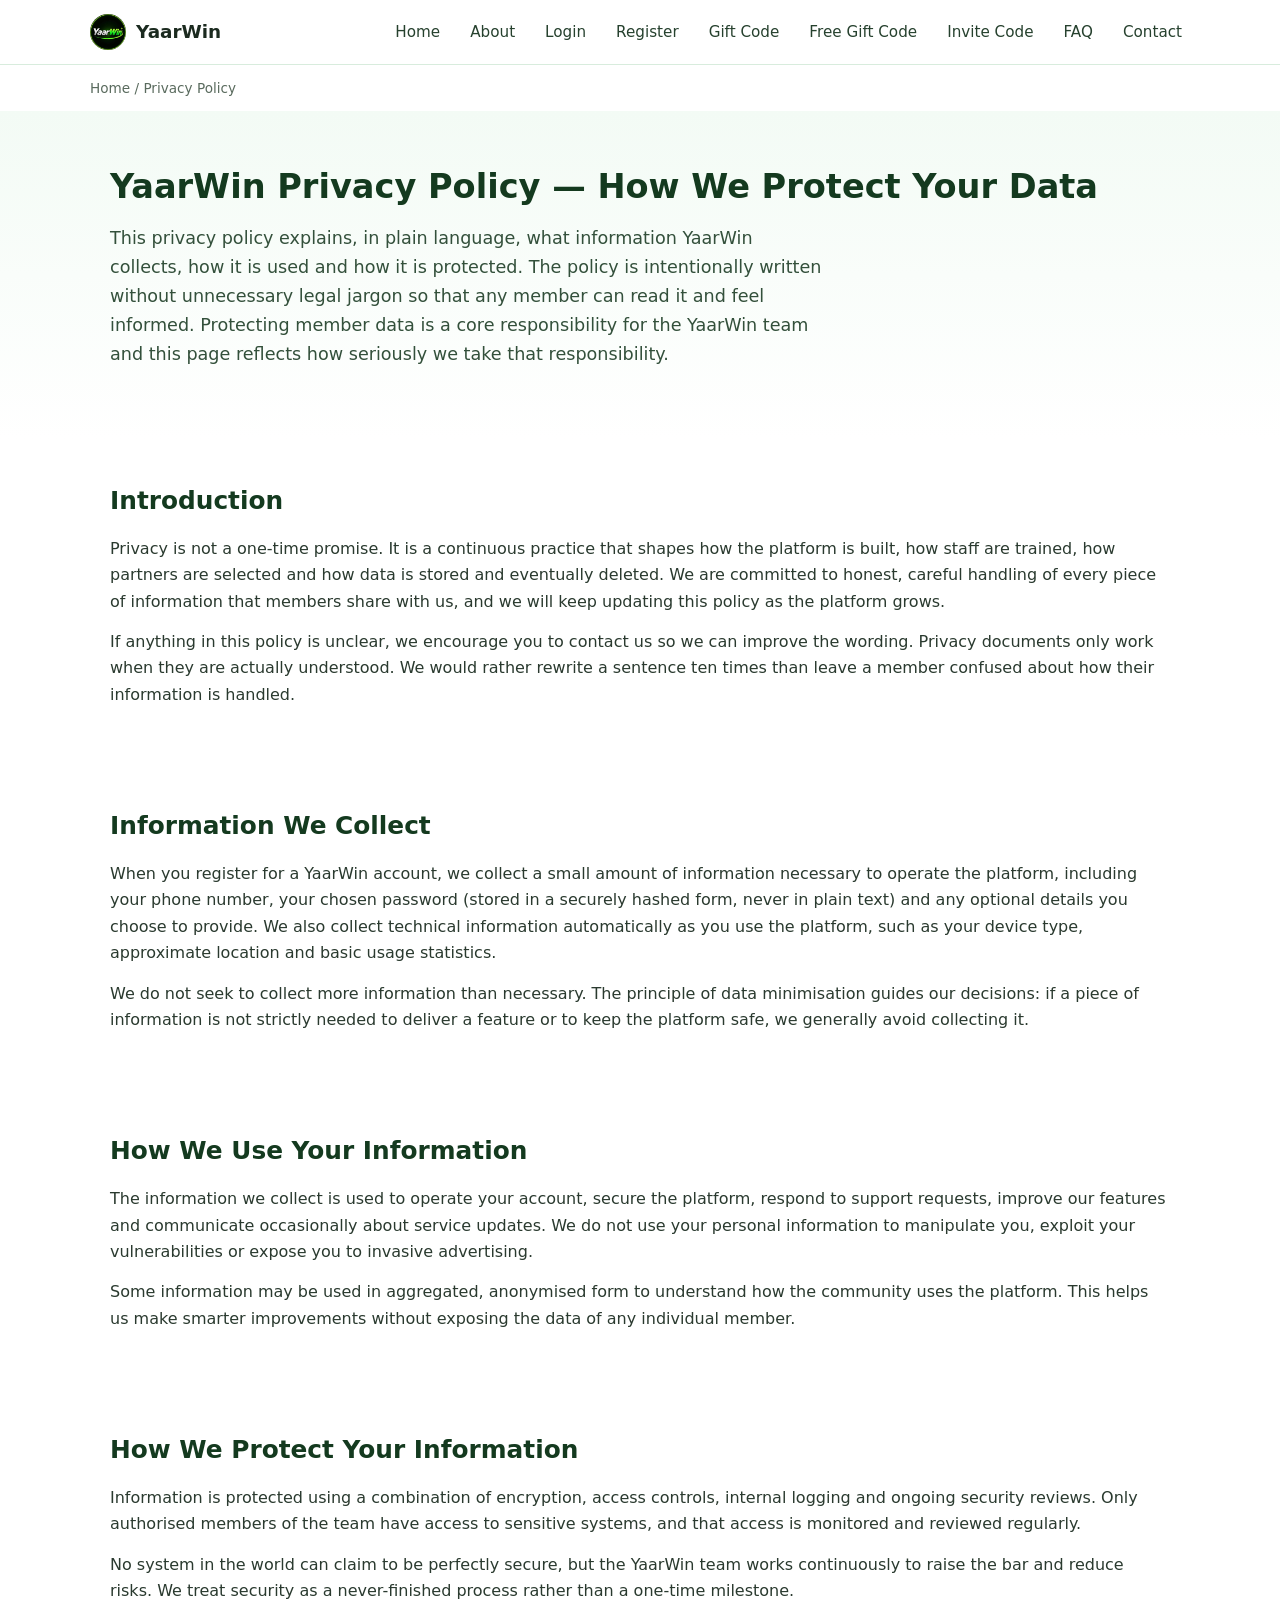
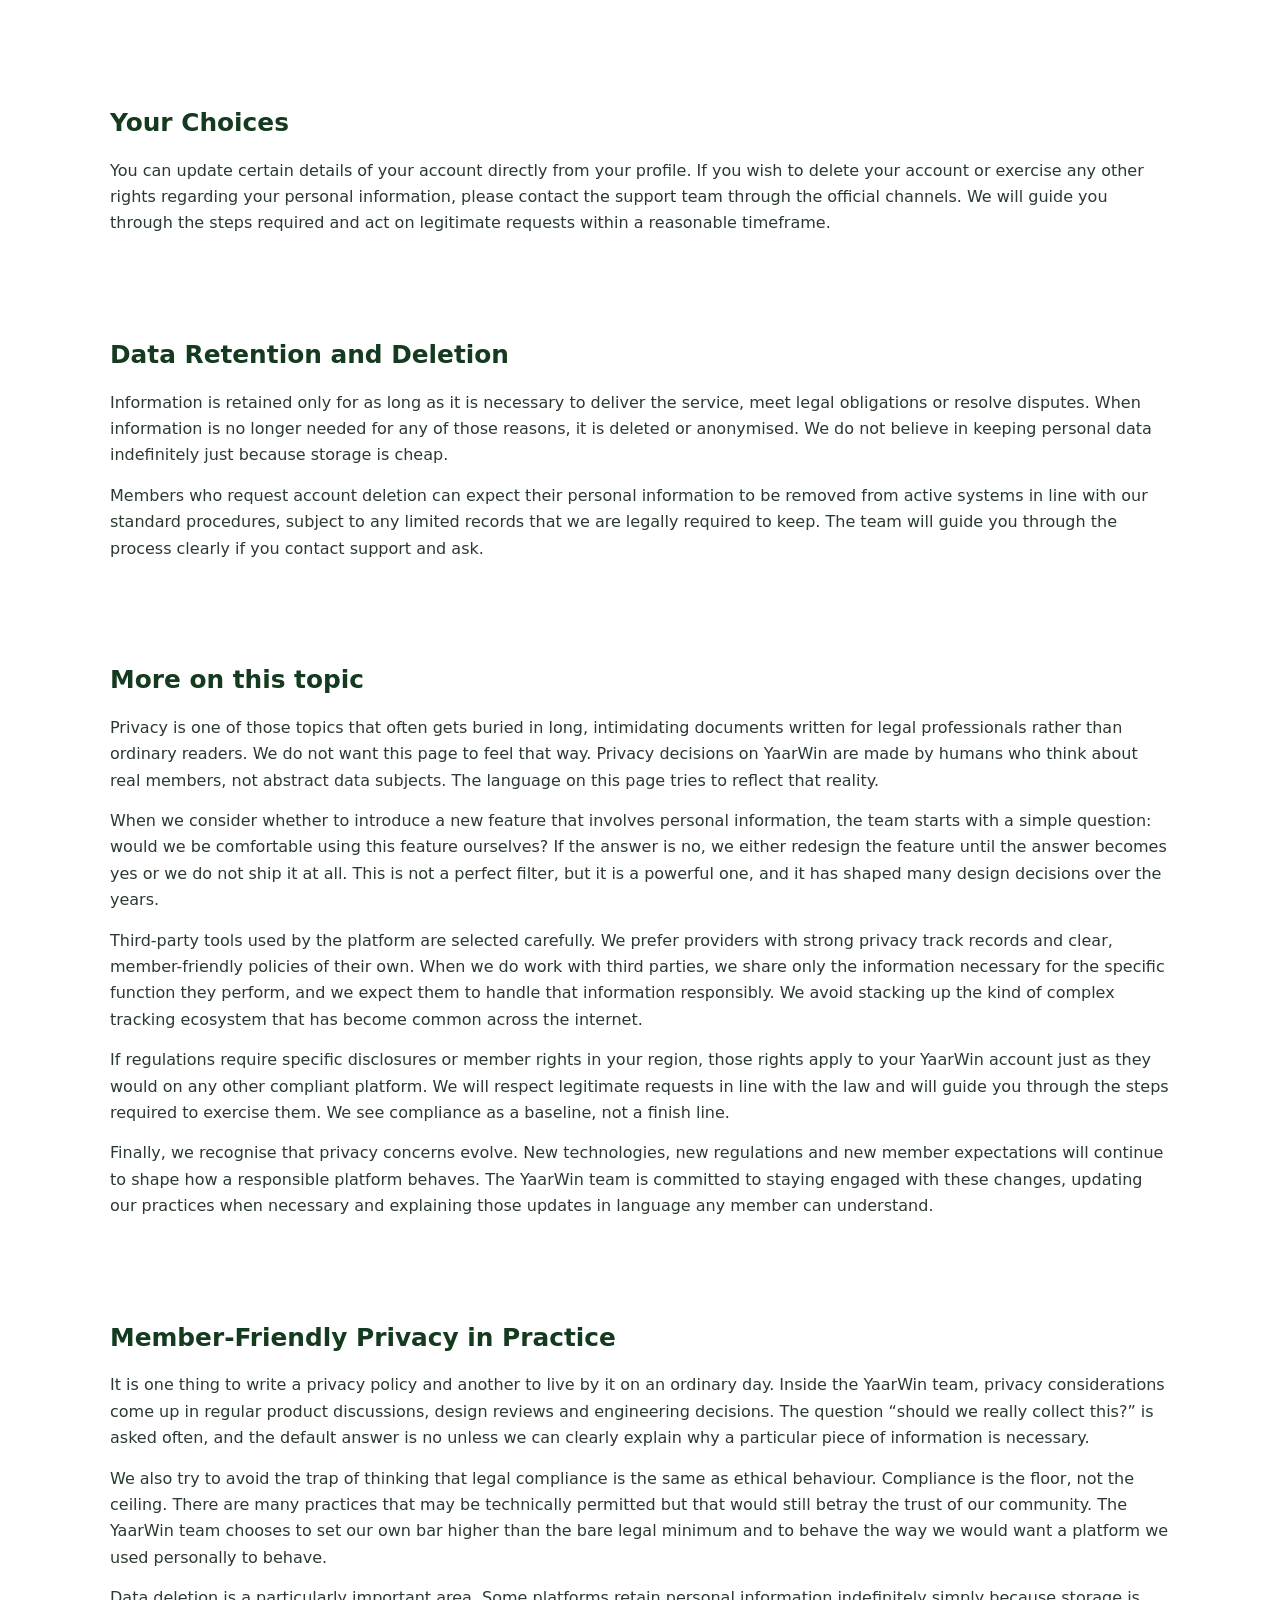
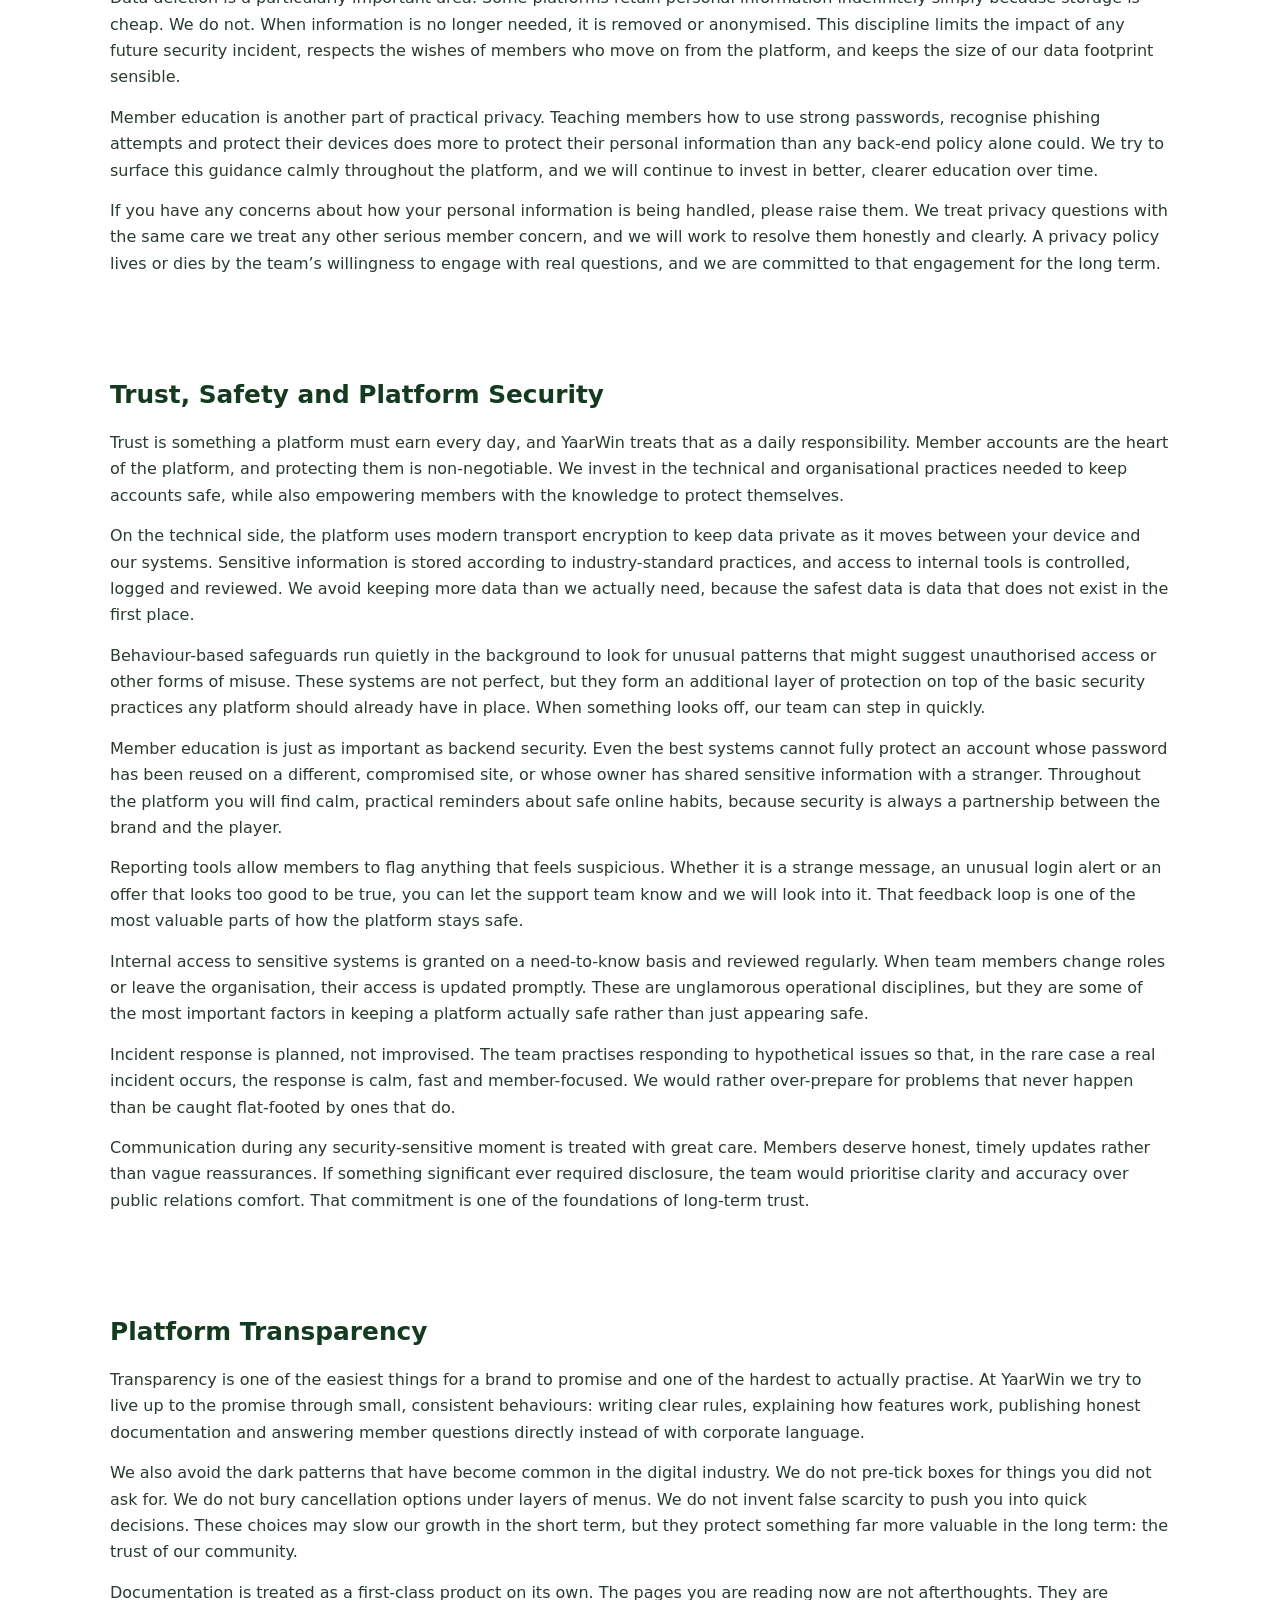
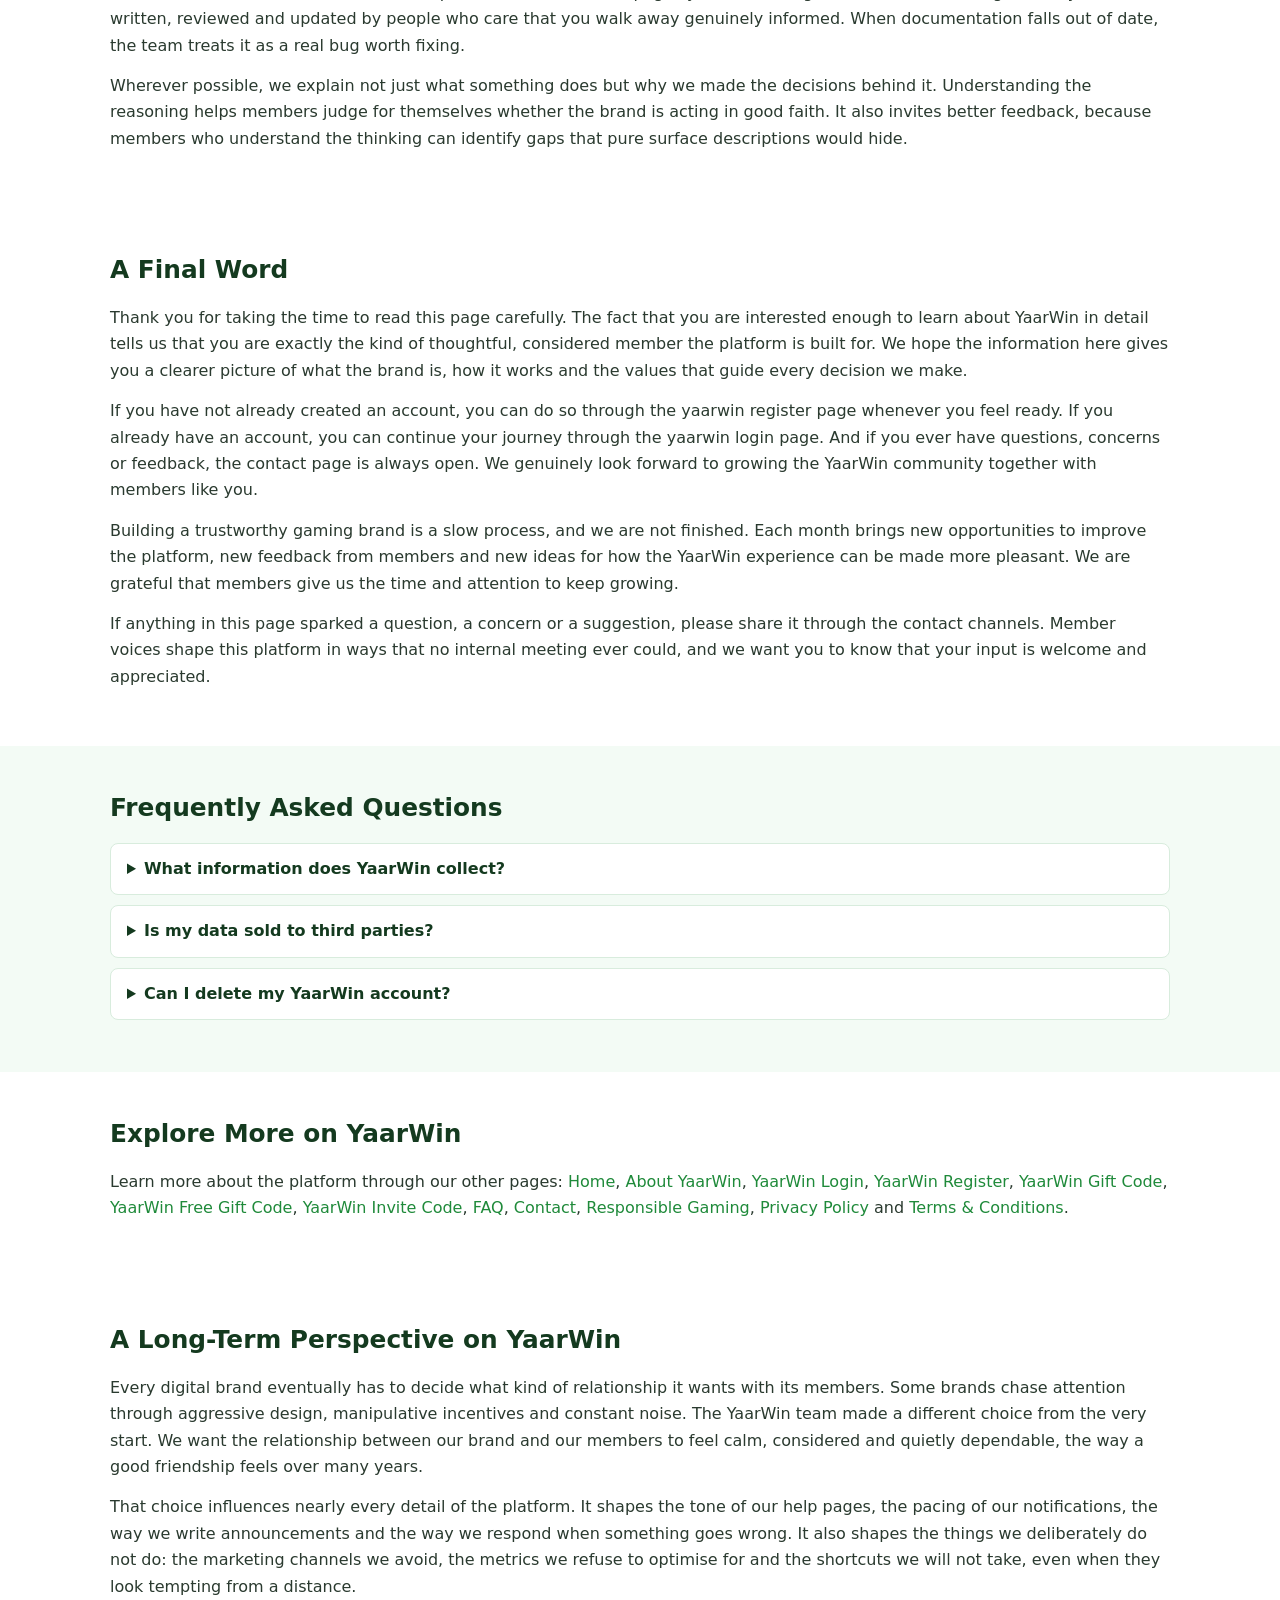
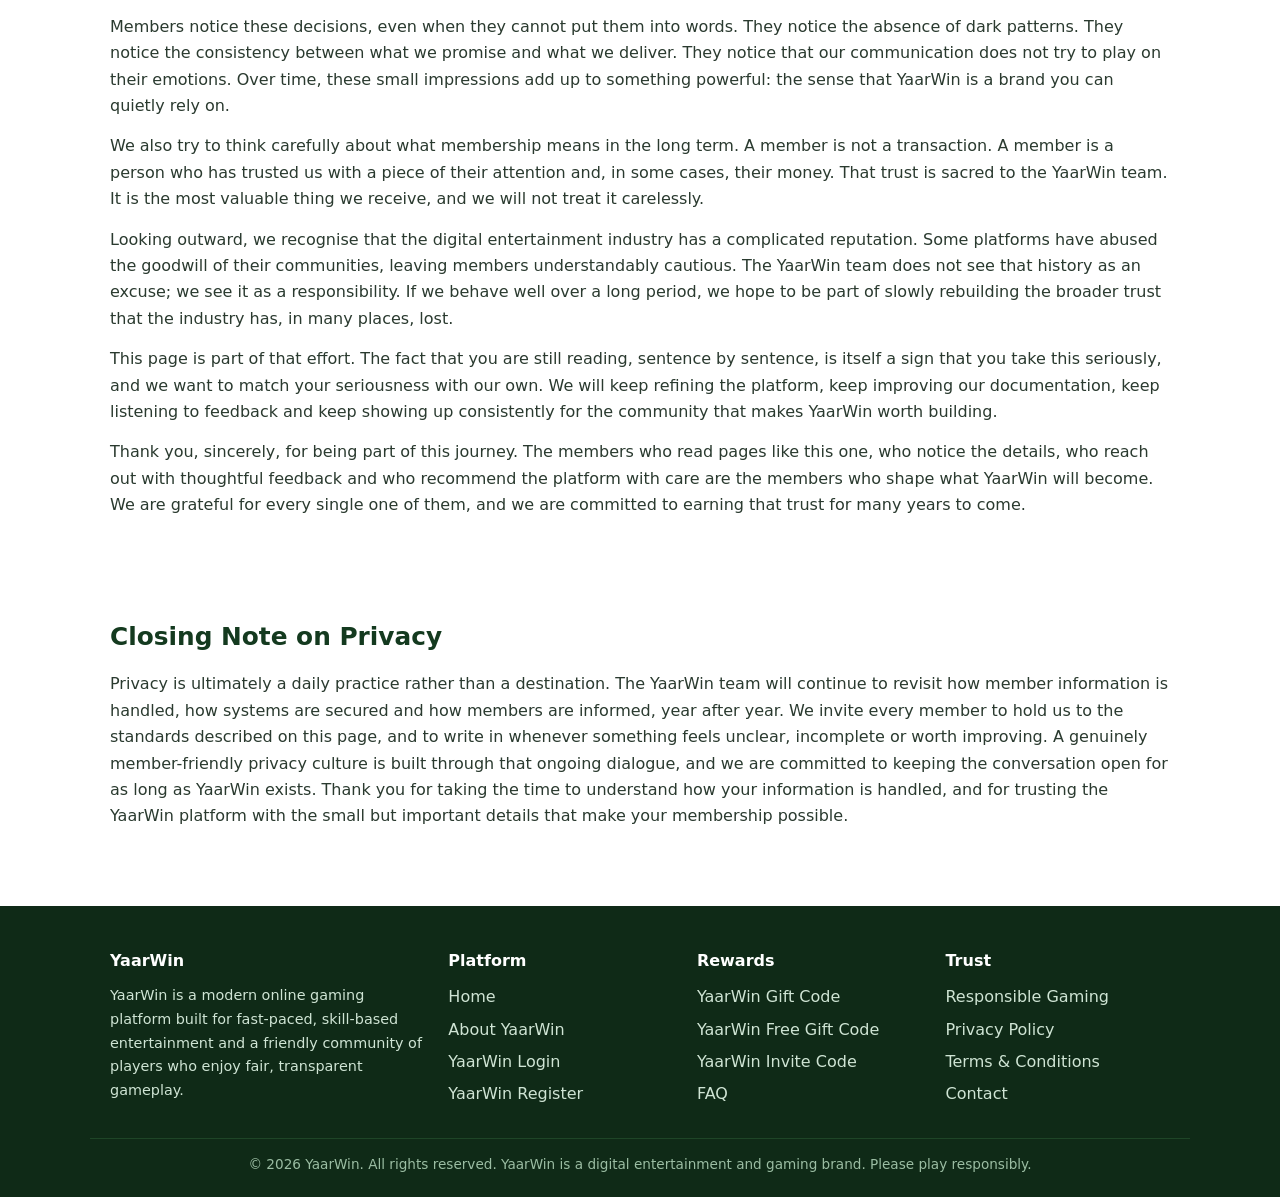
<file: privacy-policy.html>
<!doctype html>
<html lang="en">
<head>
<meta charset="utf-8">
<meta name="viewport" content="width=device-width,initial-scale=1">
<title>Privacy Policy — How YaarWin Protects Your Information</title>
<meta name="description" content="Read the YaarWin privacy policy. Understand what information we collect, how it is used, how it is protected and the choices you have over your data.">
<meta name="keywords" content="yaarwin privacy, yaarwin privacy policy, yaarwin data protection">
<meta name="author" content="YaarWin">
<meta name="robots" content="index,follow,max-snippet:-1,max-image-preview:large">
<meta name="theme-color" content="#34c759">
<link rel="canonical" href="https://yaarwinn.live/privacy-policy.html">
<link rel="icon" type="image/svg+xml" href="/assets/img/favicon.svg">
<link rel="apple-touch-icon" href="/assets/img/yaarwin-logo.jpg">
<link rel="preload" as="style" href="/assets/css/style.css">
<link rel="stylesheet" href="/assets/css/style.css">
<link rel="dns-prefetch" href="//yaarwinn.live">
<meta property="og:type" content="website">
<meta property="og:site_name" content="YaarWin">
<meta property="og:title" content="Privacy Policy — How YaarWin Protects Your Information">
<meta property="og:description" content="Read the YaarWin privacy policy. Understand what information we collect, how it is used, how it is protected and the choices you have over your data.">
<meta property="og:url" content="https://yaarwinn.live/privacy-policy.html">
<meta property="og:image" content="https://yaarwinn.live/assets/img/yaarwin-logo.jpg">
<meta name="twitter:card" content="summary_large_image">
<meta name="twitter:title" content="Privacy Policy — How YaarWin Protects Your Information">
<meta name="twitter:description" content="Read the YaarWin privacy policy. Understand what information we collect, how it is used, how it is protected and the choices you have over your data.">
<meta name="twitter:image" content="https://yaarwinn.live/assets/img/yaarwin-logo.jpg">
<script type="application/ld+json">{"@context":"https://schema.org","@type":"Organization","name":"YaarWin","url":"https://yaarwinn.live","logo":"https://yaarwinn.live/assets/img/yaarwin-logo.jpg","sameAs":[],"description":"YaarWin is a modern online gaming platform offering fast-paced, skill-based entertainment and a trusted community for players."}</script>
<script type="application/ld+json">{"@context":"https://schema.org","@type":"WebSite","name":"YaarWin","url":"https://yaarwinn.live"}</script>
<script type="application/ld+json">{"@context":"https://schema.org","@type":"WebPage","name":"Privacy Policy \u2014 How YaarWin Protects Your Information","description":"Read the YaarWin privacy policy. Understand what information we collect, how it is used, how it is protected and the choices you have over your data.","url":"https://yaarwinn.live/privacy-policy.html","inLanguage":"en"}</script>
<script type="application/ld+json">{"@context":"https://schema.org","@type":"ImageObject","url":"https://yaarwinn.live/assets/img/yaarwin-logo.jpg","caption":"YaarWin official logo"}</script>
</head>
<body>
<header class="site-header">
<div class="container nav">
<a class="brand" href="/" aria-label="YaarWin home"><img src="/assets/img/yaarwin-logo.jpg" alt="YaarWin logo" width="36" height="36" loading="eager" decoding="async"><span>YaarWin</span></a>
<nav aria-label="Primary"><ul>
<li><a href="/">Home</a></li><li><a href="/about.html">About</a></li><li><a href="/login.html">Login</a></li><li><a href="/register.html">Register</a></li><li><a href="/giftcode.html">Gift Code</a></li><li><a href="/free-giftcode.html">Free Gift Code</a></li><li><a href="/invite-code.html">Invite Code</a></li><li><a href="/faq.html">FAQ</a></li><li><a href="/contact.html">Contact</a></li>
</ul></nav>
</div>
</header>

<div class="container breadcrumbs"><a href="/">Home</a> / <span aria-current="page">Privacy Policy</span></div><script type="application/ld+json">{"@context":"https://schema.org","@type":"BreadcrumbList","itemListElement":[{"@type":"ListItem","position":1,"name":"Home","item":"https://yaarwinn.live/"},{"@type":"ListItem","position":2,"name":"Privacy Policy","item":"https://yaarwinn.live/privacy-policy.html"}]}</script>
<section class="hero"><div class="container"><h1>YaarWin Privacy Policy — How We Protect Your Data</h1><p class="lede">This privacy policy explains, in plain language, what information YaarWin collects, how it is used and how it is protected. The policy is intentionally written without unnecessary legal jargon so that any member can read it and feel informed. Protecting member data is a core responsibility for the YaarWin team and this page reflects how seriously we take that responsibility.</p></div></section>
<section><div class="container"><h2>Introduction</h2><p>Privacy is not a one-time promise. It is a continuous practice that shapes how the platform is built, how staff are trained, how partners are selected and how data is stored and eventually deleted. We are committed to honest, careful handling of every piece of information that members share with us, and we will keep updating this policy as the platform grows.</p>
<p>If anything in this policy is unclear, we encourage you to contact us so we can improve the wording. Privacy documents only work when they are actually understood. We would rather rewrite a sentence ten times than leave a member confused about how their information is handled.</p></div></section>
<section><div class="container"><h2>Information We Collect</h2><p>When you register for a YaarWin account, we collect a small amount of information necessary to operate the platform, including your phone number, your chosen password (stored in a securely hashed form, never in plain text) and any optional details you choose to provide. We also collect technical information automatically as you use the platform, such as your device type, approximate location and basic usage statistics.</p>
<p>We do not seek to collect more information than necessary. The principle of data minimisation guides our decisions: if a piece of information is not strictly needed to deliver a feature or to keep the platform safe, we generally avoid collecting it.</p></div></section>
<section><div class="container"><h2>How We Use Your Information</h2><p>The information we collect is used to operate your account, secure the platform, respond to support requests, improve our features and communicate occasionally about service updates. We do not use your personal information to manipulate you, exploit your vulnerabilities or expose you to invasive advertising.</p>
<p>Some information may be used in aggregated, anonymised form to understand how the community uses the platform. This helps us make smarter improvements without exposing the data of any individual member.</p></div></section>
<section><div class="container"><h2>How We Protect Your Information</h2><p>Information is protected using a combination of encryption, access controls, internal logging and ongoing security reviews. Only authorised members of the team have access to sensitive systems, and that access is monitored and reviewed regularly.</p>
<p>No system in the world can claim to be perfectly secure, but the YaarWin team works continuously to raise the bar and reduce risks. We treat security as a never-finished process rather than a one-time milestone.</p></div></section>
<section><div class="container"><h2>Your Choices</h2><p>You can update certain details of your account directly from your profile. If you wish to delete your account or exercise any other rights regarding your personal information, please contact the support team through the official channels. We will guide you through the steps required and act on legitimate requests within a reasonable timeframe.</p></div></section>
<section><div class="container"><h2>Data Retention and Deletion</h2><p>Information is retained only for as long as it is necessary to deliver the service, meet legal obligations or resolve disputes. When information is no longer needed for any of those reasons, it is deleted or anonymised. We do not believe in keeping personal data indefinitely just because storage is cheap.</p>
<p>Members who request account deletion can expect their personal information to be removed from active systems in line with our standard procedures, subject to any limited records that we are legally required to keep. The team will guide you through the process clearly if you contact support and ask.</p></div></section>
<section><div class="container"><h2>More on this topic</h2><p>Privacy is one of those topics that often gets buried in long, intimidating documents written for legal professionals rather than ordinary readers. We do not want this page to feel that way. Privacy decisions on YaarWin are made by humans who think about real members, not abstract data subjects. The language on this page tries to reflect that reality.</p>
<p>When we consider whether to introduce a new feature that involves personal information, the team starts with a simple question: would we be comfortable using this feature ourselves? If the answer is no, we either redesign the feature until the answer becomes yes or we do not ship it at all. This is not a perfect filter, but it is a powerful one, and it has shaped many design decisions over the years.</p>
<p>Third-party tools used by the platform are selected carefully. We prefer providers with strong privacy track records and clear, member-friendly policies of their own. When we do work with third parties, we share only the information necessary for the specific function they perform, and we expect them to handle that information responsibly. We avoid stacking up the kind of complex tracking ecosystem that has become common across the internet.</p>
<p>If regulations require specific disclosures or member rights in your region, those rights apply to your YaarWin account just as they would on any other compliant platform. We will respect legitimate requests in line with the law and will guide you through the steps required to exercise them. We see compliance as a baseline, not a finish line.</p>
<p>Finally, we recognise that privacy concerns evolve. New technologies, new regulations and new member expectations will continue to shape how a responsible platform behaves. The YaarWin team is committed to staying engaged with these changes, updating our practices when necessary and explaining those updates in language any member can understand.</p></div></section>
<section><div class="container"><h2>Member-Friendly Privacy in Practice</h2><p>It is one thing to write a privacy policy and another to live by it on an ordinary day. Inside the YaarWin team, privacy considerations come up in regular product discussions, design reviews and engineering decisions. The question “should we really collect this?” is asked often, and the default answer is no unless we can clearly explain why a particular piece of information is necessary.</p>
<p>We also try to avoid the trap of thinking that legal compliance is the same as ethical behaviour. Compliance is the floor, not the ceiling. There are many practices that may be technically permitted but that would still betray the trust of our community. The YaarWin team chooses to set our own bar higher than the bare legal minimum and to behave the way we would want a platform we used personally to behave.</p>
<p>Data deletion is a particularly important area. Some platforms retain personal information indefinitely simply because storage is cheap. We do not. When information is no longer needed, it is removed or anonymised. This discipline limits the impact of any future security incident, respects the wishes of members who move on from the platform, and keeps the size of our data footprint sensible.</p>
<p>Member education is another part of practical privacy. Teaching members how to use strong passwords, recognise phishing attempts and protect their devices does more to protect their personal information than any back-end policy alone could. We try to surface this guidance calmly throughout the platform, and we will continue to invest in better, clearer education over time.</p>
<p>If you have any concerns about how your personal information is being handled, please raise them. We treat privacy questions with the same care we treat any other serious member concern, and we will work to resolve them honestly and clearly. A privacy policy lives or dies by the team’s willingness to engage with real questions, and we are committed to that engagement for the long term.</p></div></section>
<section><div class="container"><h2>Trust, Safety and Platform Security</h2><p>Trust is something a platform must earn every day, and YaarWin treats that as a daily responsibility. Member accounts are the heart of the platform, and protecting them is non-negotiable. We invest in the technical and organisational practices needed to keep accounts safe, while also empowering members with the knowledge to protect themselves.</p>
<p>On the technical side, the platform uses modern transport encryption to keep data private as it moves between your device and our systems. Sensitive information is stored according to industry-standard practices, and access to internal tools is controlled, logged and reviewed. We avoid keeping more data than we actually need, because the safest data is data that does not exist in the first place.</p>
<p>Behaviour-based safeguards run quietly in the background to look for unusual patterns that might suggest unauthorised access or other forms of misuse. These systems are not perfect, but they form an additional layer of protection on top of the basic security practices any platform should already have in place. When something looks off, our team can step in quickly.</p>
<p>Member education is just as important as backend security. Even the best systems cannot fully protect an account whose password has been reused on a different, compromised site, or whose owner has shared sensitive information with a stranger. Throughout the platform you will find calm, practical reminders about safe online habits, because security is always a partnership between the brand and the player.</p>
<p>Reporting tools allow members to flag anything that feels suspicious. Whether it is a strange message, an unusual login alert or an offer that looks too good to be true, you can let the support team know and we will look into it. That feedback loop is one of the most valuable parts of how the platform stays safe.</p>
<p>Internal access to sensitive systems is granted on a need-to-know basis and reviewed regularly. When team members change roles or leave the organisation, their access is updated promptly. These are unglamorous operational disciplines, but they are some of the most important factors in keeping a platform actually safe rather than just appearing safe.</p>
<p>Incident response is planned, not improvised. The team practises responding to hypothetical issues so that, in the rare case a real incident occurs, the response is calm, fast and member-focused. We would rather over-prepare for problems that never happen than be caught flat-footed by ones that do.</p>
<p>Communication during any security-sensitive moment is treated with great care. Members deserve honest, timely updates rather than vague reassurances. If something significant ever required disclosure, the team would prioritise clarity and accuracy over public relations comfort. That commitment is one of the foundations of long-term trust.</p></div></section>
<section><div class="container"><h2>Platform Transparency</h2><p>Transparency is one of the easiest things for a brand to promise and one of the hardest to actually practise. At YaarWin we try to live up to the promise through small, consistent behaviours: writing clear rules, explaining how features work, publishing honest documentation and answering member questions directly instead of with corporate language.</p>
<p>We also avoid the dark patterns that have become common in the digital industry. We do not pre-tick boxes for things you did not ask for. We do not bury cancellation options under layers of menus. We do not invent false scarcity to push you into quick decisions. These choices may slow our growth in the short term, but they protect something far more valuable in the long term: the trust of our community.</p>
<p>Documentation is treated as a first-class product on its own. The pages you are reading now are not afterthoughts. They are written, reviewed and updated by people who care that you walk away genuinely informed. When documentation falls out of date, the team treats it as a real bug worth fixing.</p>
<p>Wherever possible, we explain not just what something does but why we made the decisions behind it. Understanding the reasoning helps members judge for themselves whether the brand is acting in good faith. It also invites better feedback, because members who understand the thinking can identify gaps that pure surface descriptions would hide.</p></div></section>
<section><div class="container"><h2>A Final Word</h2><p>Thank you for taking the time to read this page carefully. The fact that you are interested enough to learn about YaarWin in detail tells us that you are exactly the kind of thoughtful, considered member the platform is built for. We hope the information here gives you a clearer picture of what the brand is, how it works and the values that guide every decision we make.</p>
<p>If you have not already created an account, you can do so through the yaarwin register page whenever you feel ready. If you already have an account, you can continue your journey through the yaarwin login page. And if you ever have questions, concerns or feedback, the contact page is always open. We genuinely look forward to growing the YaarWin community together with members like you.</p>
<p>Building a trustworthy gaming brand is a slow process, and we are not finished. Each month brings new opportunities to improve the platform, new feedback from members and new ideas for how the YaarWin experience can be made more pleasant. We are grateful that members give us the time and attention to keep growing.</p>
<p>If anything in this page sparked a question, a concern or a suggestion, please share it through the contact channels. Member voices shape this platform in ways that no internal meeting ever could, and we want you to know that your input is welcome and appreciated.</p></div></section>
<section class="bg-soft"><div class="container"><h2>Frequently Asked Questions</h2><div class="faq"><details><summary>What information does YaarWin collect?</summary><p>A minimal set of registration details, plus basic technical information needed to operate and secure the platform.</p></details>
<details><summary>Is my data sold to third parties?</summary><p>No. YaarWin does not sell your personal information for advertising or any similar purpose.</p></details>
<details><summary>Can I delete my YaarWin account?</summary><p>Yes. Contact support through official channels and they will guide you through the account-deletion process.</p></details></div><script type="application/ld+json">{"@context":"https://schema.org","@type":"FAQPage","mainEntity":[{"@type":"Question","name":"What information does YaarWin collect?","acceptedAnswer":{"@type":"Answer","text":"A minimal set of registration details, plus basic technical information needed to operate and secure the platform."}},{"@type":"Question","name":"Is my data sold to third parties?","acceptedAnswer":{"@type":"Answer","text":"No. YaarWin does not sell your personal information for advertising or any similar purpose."}},{"@type":"Question","name":"Can I delete my YaarWin account?","acceptedAnswer":{"@type":"Answer","text":"Yes. Contact support through official channels and they will guide you through the account-deletion process."}}]}</script></div></section>
<section><div class="container"><h2>Explore More on YaarWin</h2><p>Learn more about the platform through our other pages: <a href="/">Home</a>, <a href="/about.html">About YaarWin</a>, <a href="/login.html">YaarWin Login</a>, <a href="/register.html">YaarWin Register</a>, <a href="/giftcode.html">YaarWin Gift Code</a>, <a href="/free-giftcode.html">YaarWin Free Gift Code</a>, <a href="/invite-code.html">YaarWin Invite Code</a>, <a href="/faq.html">FAQ</a>, <a href="/contact.html">Contact</a>, <a href="/responsible-gaming.html">Responsible Gaming</a>, <a href="/privacy-policy.html">Privacy Policy</a> and <a href="/terms.html">Terms &amp; Conditions</a>.</p></div></section>

<section><div class="container"><h2>A Long-Term Perspective on YaarWin</h2><p>Every digital brand eventually has to decide what kind of relationship it wants with its members. Some brands chase attention through aggressive design, manipulative incentives and constant noise. The YaarWin team made a different choice from the very start. We want the relationship between our brand and our members to feel calm, considered and quietly dependable, the way a good friendship feels over many years.</p>
<p>That choice influences nearly every detail of the platform. It shapes the tone of our help pages, the pacing of our notifications, the way we write announcements and the way we respond when something goes wrong. It also shapes the things we deliberately do not do: the marketing channels we avoid, the metrics we refuse to optimise for and the shortcuts we will not take, even when they look tempting from a distance.</p>
<p>Members notice these decisions, even when they cannot put them into words. They notice the absence of dark patterns. They notice the consistency between what we promise and what we deliver. They notice that our communication does not try to play on their emotions. Over time, these small impressions add up to something powerful: the sense that YaarWin is a brand you can quietly rely on.</p>
<p>We also try to think carefully about what membership means in the long term. A member is not a transaction. A member is a person who has trusted us with a piece of their attention and, in some cases, their money. That trust is sacred to the YaarWin team. It is the most valuable thing we receive, and we will not treat it carelessly.</p>
<p>Looking outward, we recognise that the digital entertainment industry has a complicated reputation. Some platforms have abused the goodwill of their communities, leaving members understandably cautious. The YaarWin team does not see that history as an excuse; we see it as a responsibility. If we behave well over a long period, we hope to be part of slowly rebuilding the broader trust that the industry has, in many places, lost.</p>
<p>This page is part of that effort. The fact that you are still reading, sentence by sentence, is itself a sign that you take this seriously, and we want to match your seriousness with our own. We will keep refining the platform, keep improving our documentation, keep listening to feedback and keep showing up consistently for the community that makes YaarWin worth building.</p>
<p>Thank you, sincerely, for being part of this journey. The members who read pages like this one, who notice the details, who reach out with thoughtful feedback and who recommend the platform with care are the members who shape what YaarWin will become. We are grateful for every single one of them, and we are committed to earning that trust for many years to come.</p></div></section>
<section><div class="container"><h2>Closing Note on Privacy</h2><p>Privacy is ultimately a daily practice rather than a destination. The YaarWin team will continue to revisit how member information is handled, how systems are secured and how members are informed, year after year. We invite every member to hold us to the standards described on this page, and to write in whenever something feels unclear, incomplete or worth improving. A genuinely member-friendly privacy culture is built through that ongoing dialogue, and we are committed to keeping the conversation open for as long as YaarWin exists. Thank you for taking the time to understand how your information is handled, and for trusting the YaarWin platform with the small but important details that make your membership possible.</p></div></section>
<footer class="site-footer">
<div class="container footer-grid">
<div>
<h4>YaarWin</h4>
<p style="color:#cfe4d4;font-size:.9rem">YaarWin is a modern online gaming platform built for fast-paced, skill-based entertainment and a friendly community of players who enjoy fair, transparent gameplay.</p>
</div>
<div>
<h4>Platform</h4>
<ul>
<li><a href="/">Home</a></li>
<li><a href="/about.html">About YaarWin</a></li>
<li><a href="/login.html">YaarWin Login</a></li>
<li><a href="/register.html">YaarWin Register</a></li>
</ul>
</div>
<div>
<h4>Rewards</h4>
<ul>
<li><a href="/giftcode.html">YaarWin Gift Code</a></li>
<li><a href="/free-giftcode.html">YaarWin Free Gift Code</a></li>
<li><a href="/invite-code.html">YaarWin Invite Code</a></li>
<li><a href="/faq.html">FAQ</a></li>
</ul>
</div>
<div>
<h4>Trust</h4>
<ul>
<li><a href="/responsible-gaming.html">Responsible Gaming</a></li>
<li><a href="/privacy-policy.html">Privacy Policy</a></li>
<li><a href="/terms.html">Terms &amp; Conditions</a></li>
<li><a href="/contact.html">Contact</a></li>
</ul>
</div>
</div>
<div class="container copy">© 2026 YaarWin. All rights reserved. YaarWin is a digital entertainment and gaming brand. Please play responsibly.</div>
</footer>
</body>
</html>
</file>
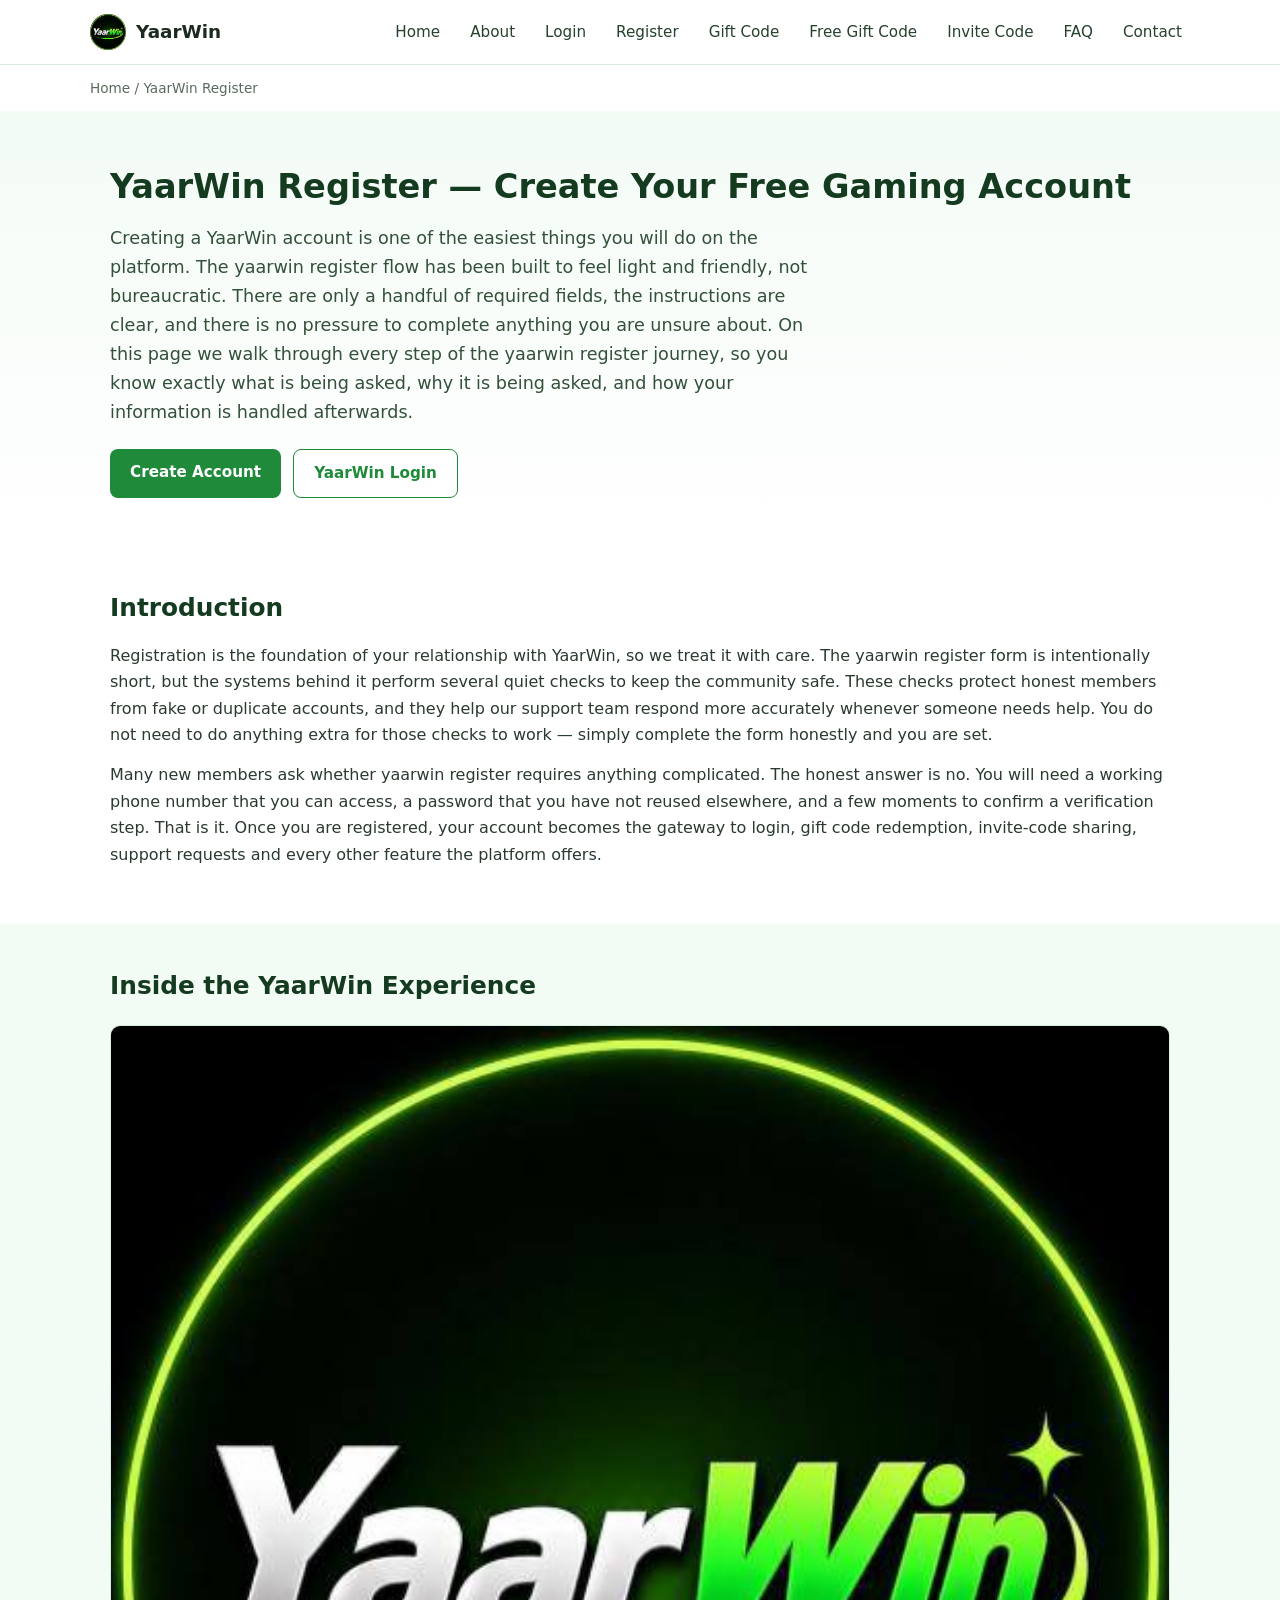
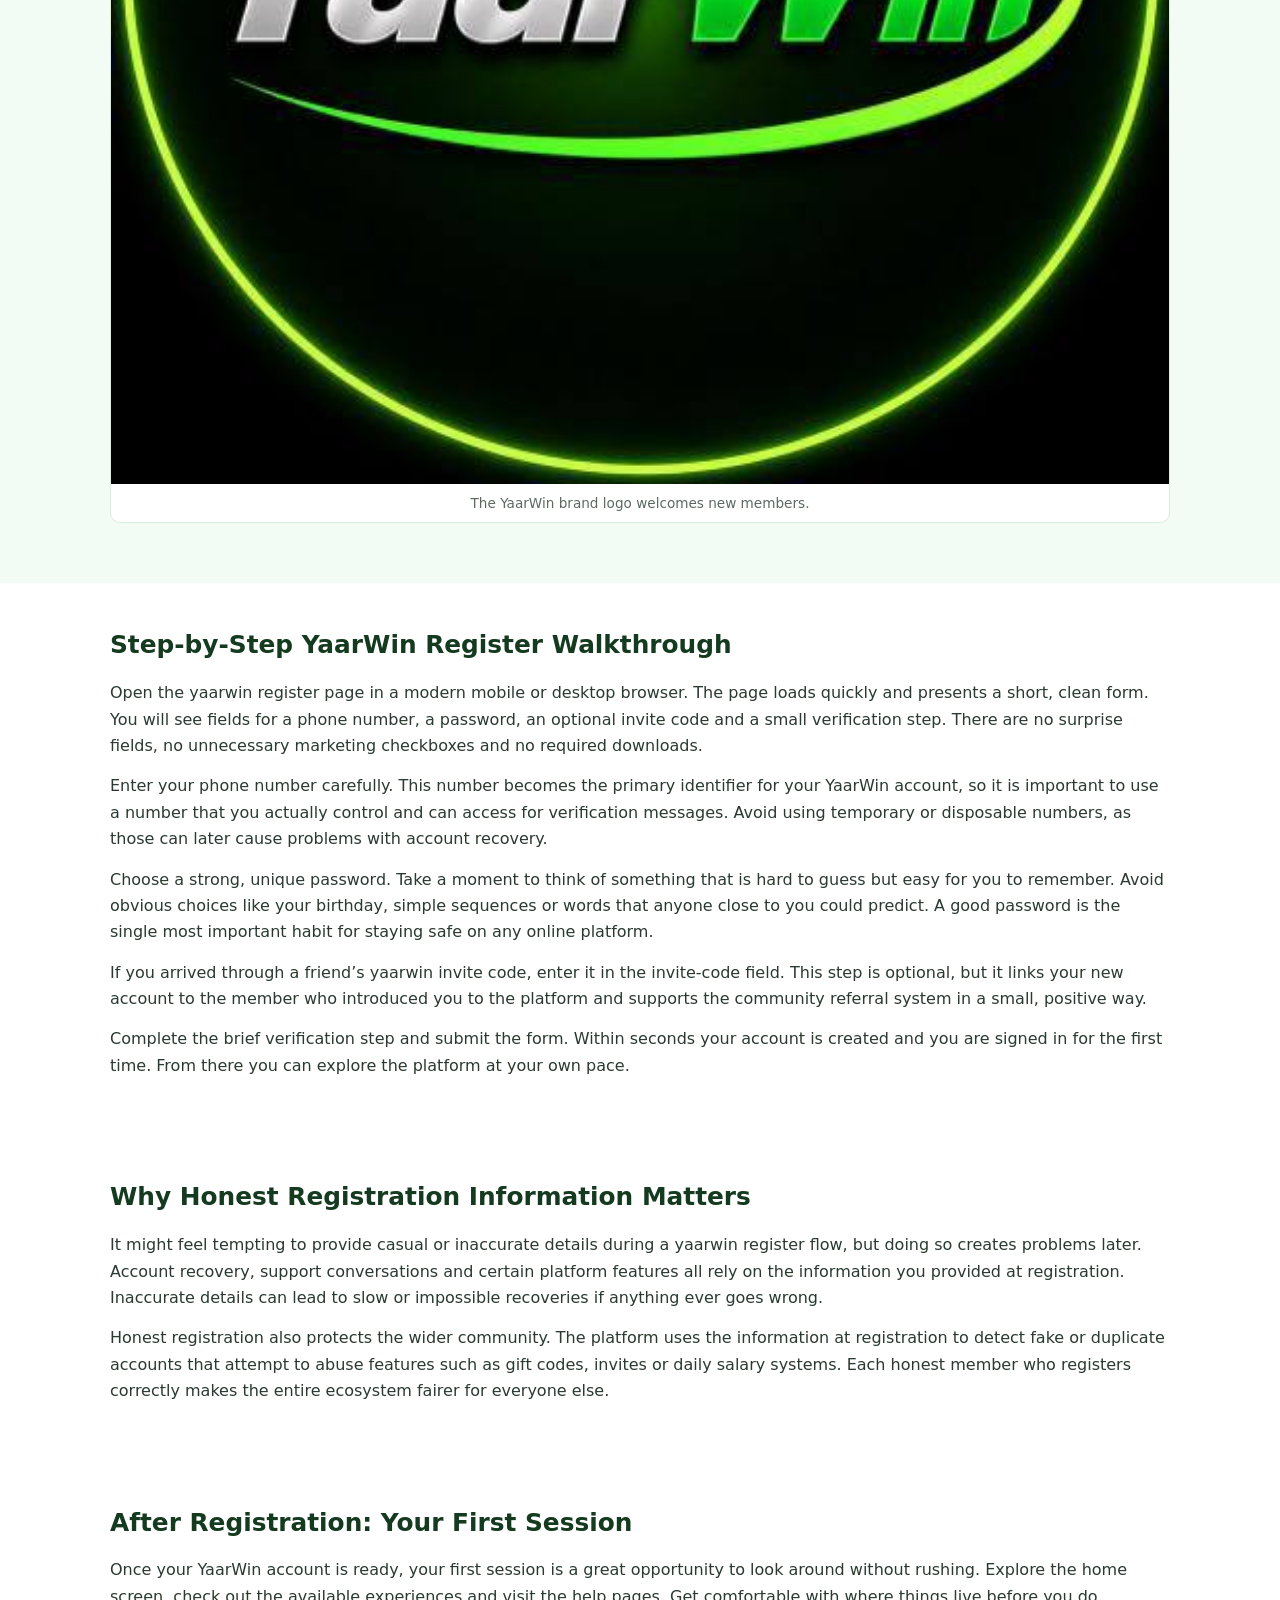
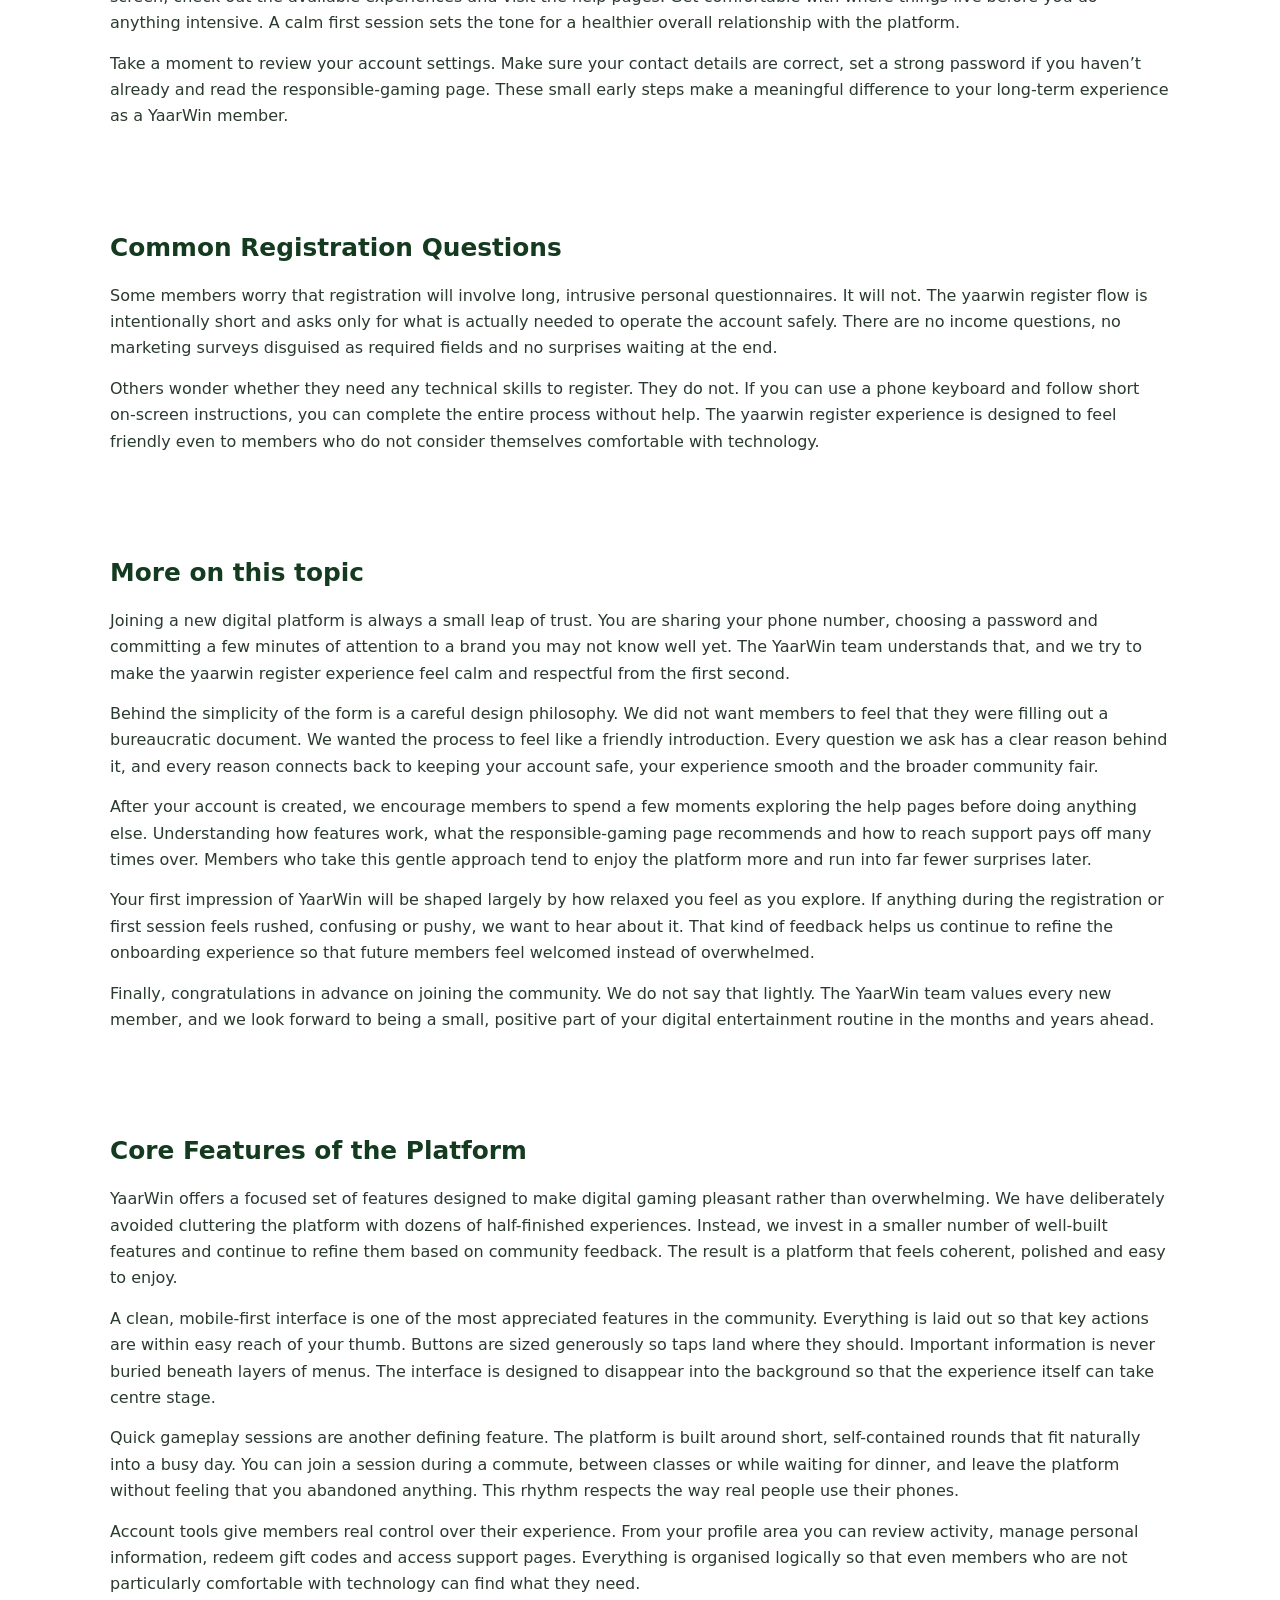
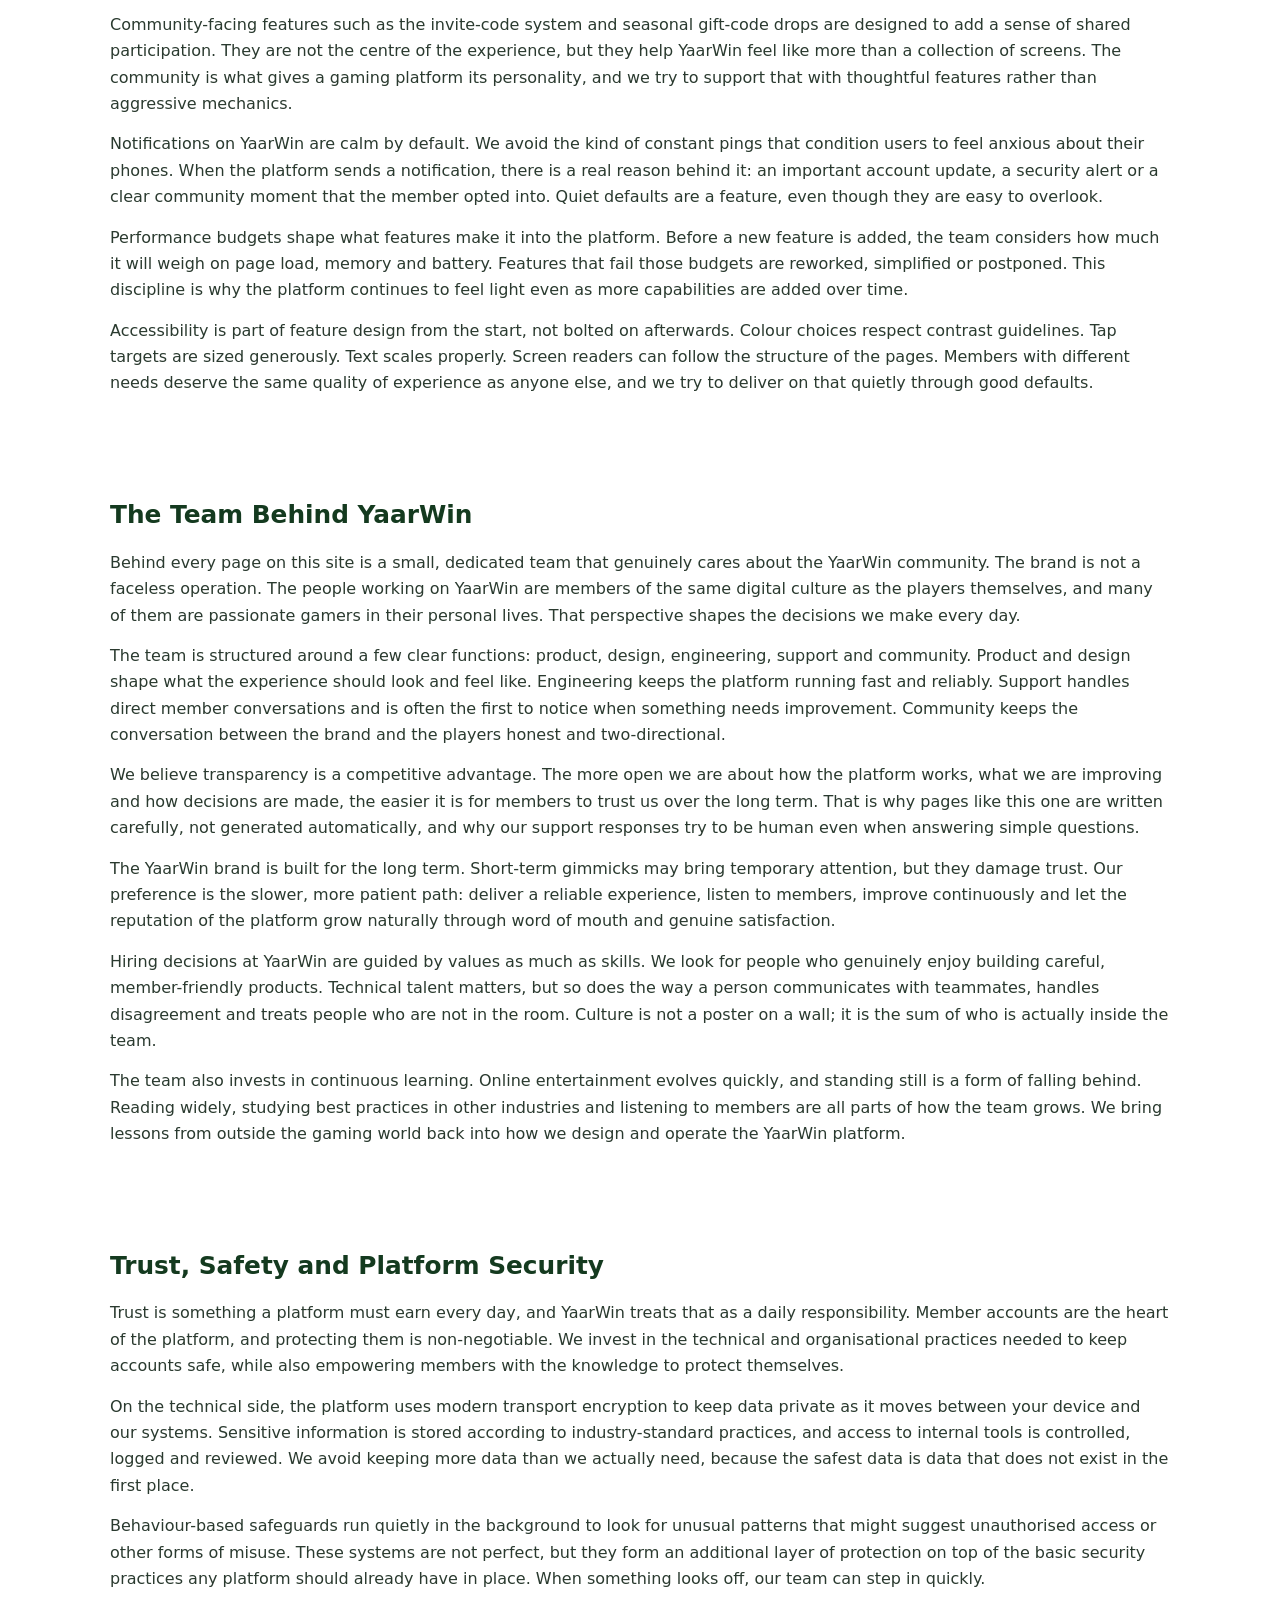
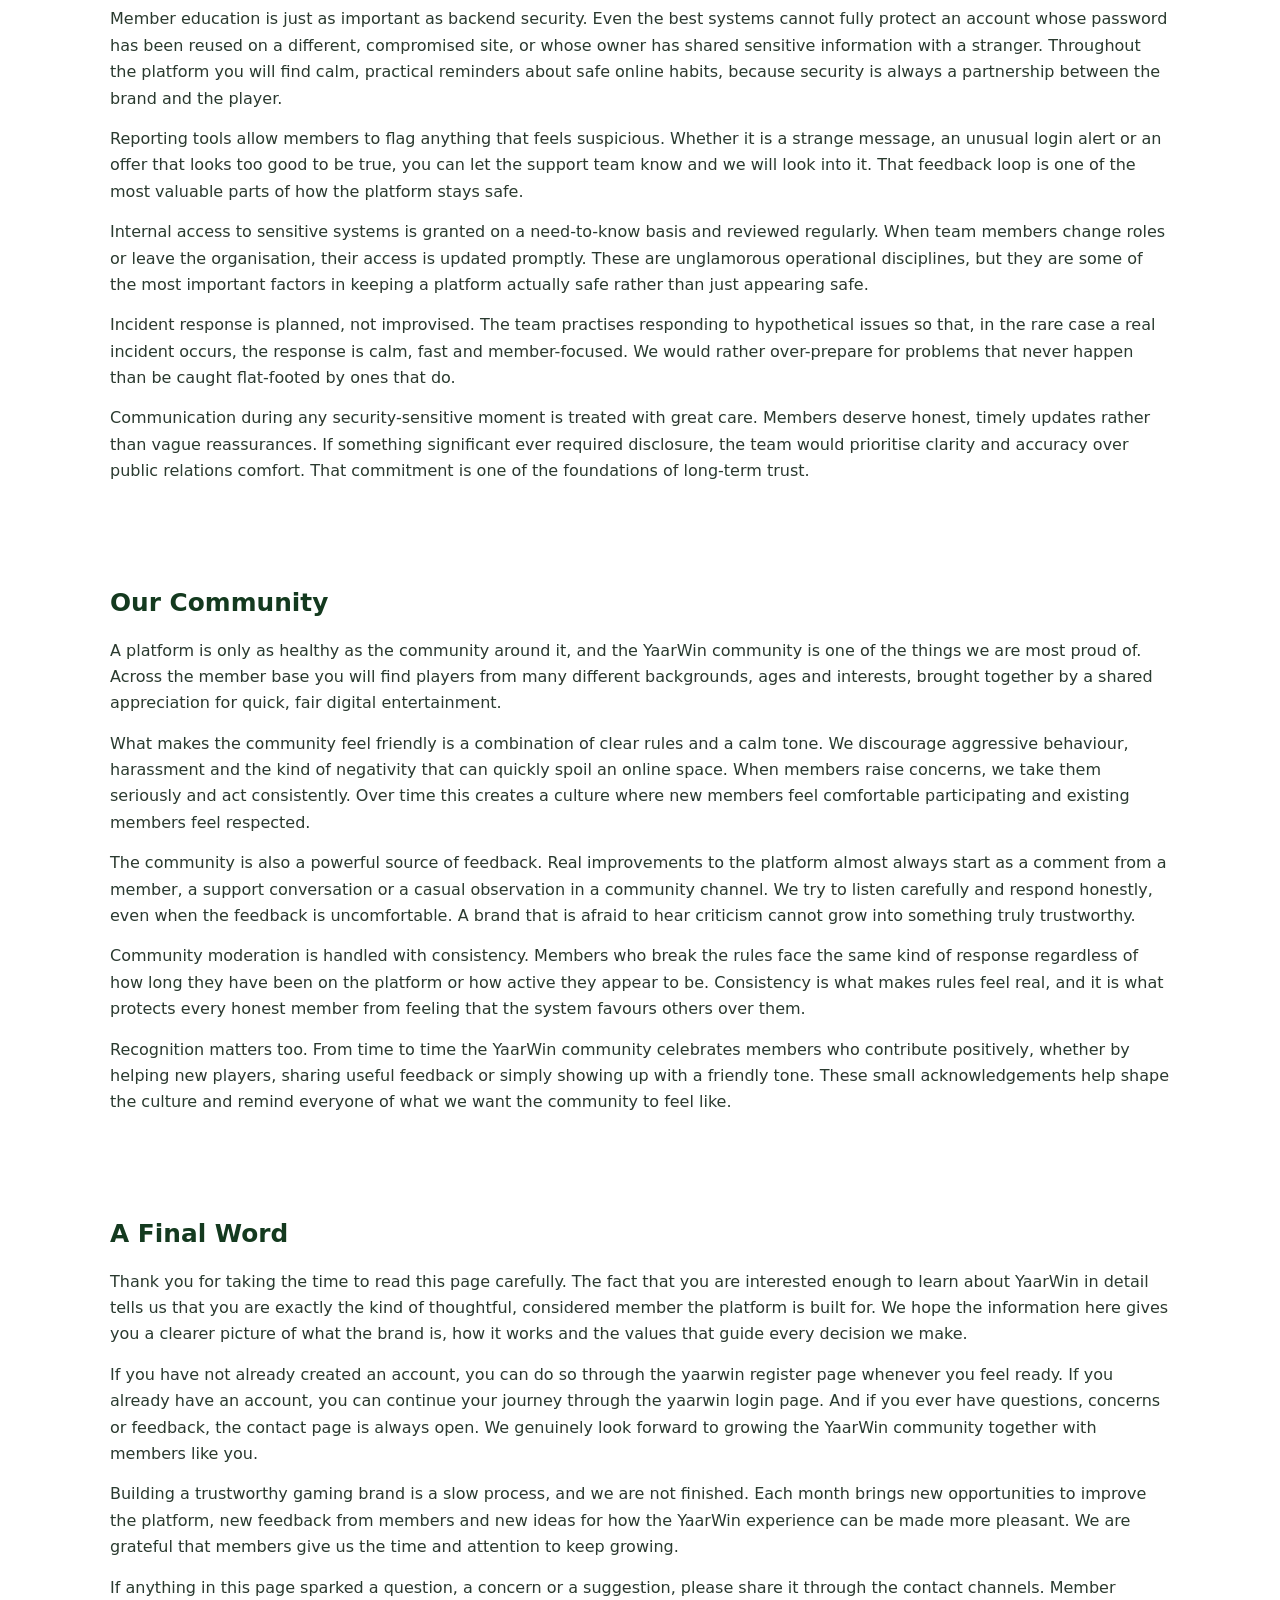
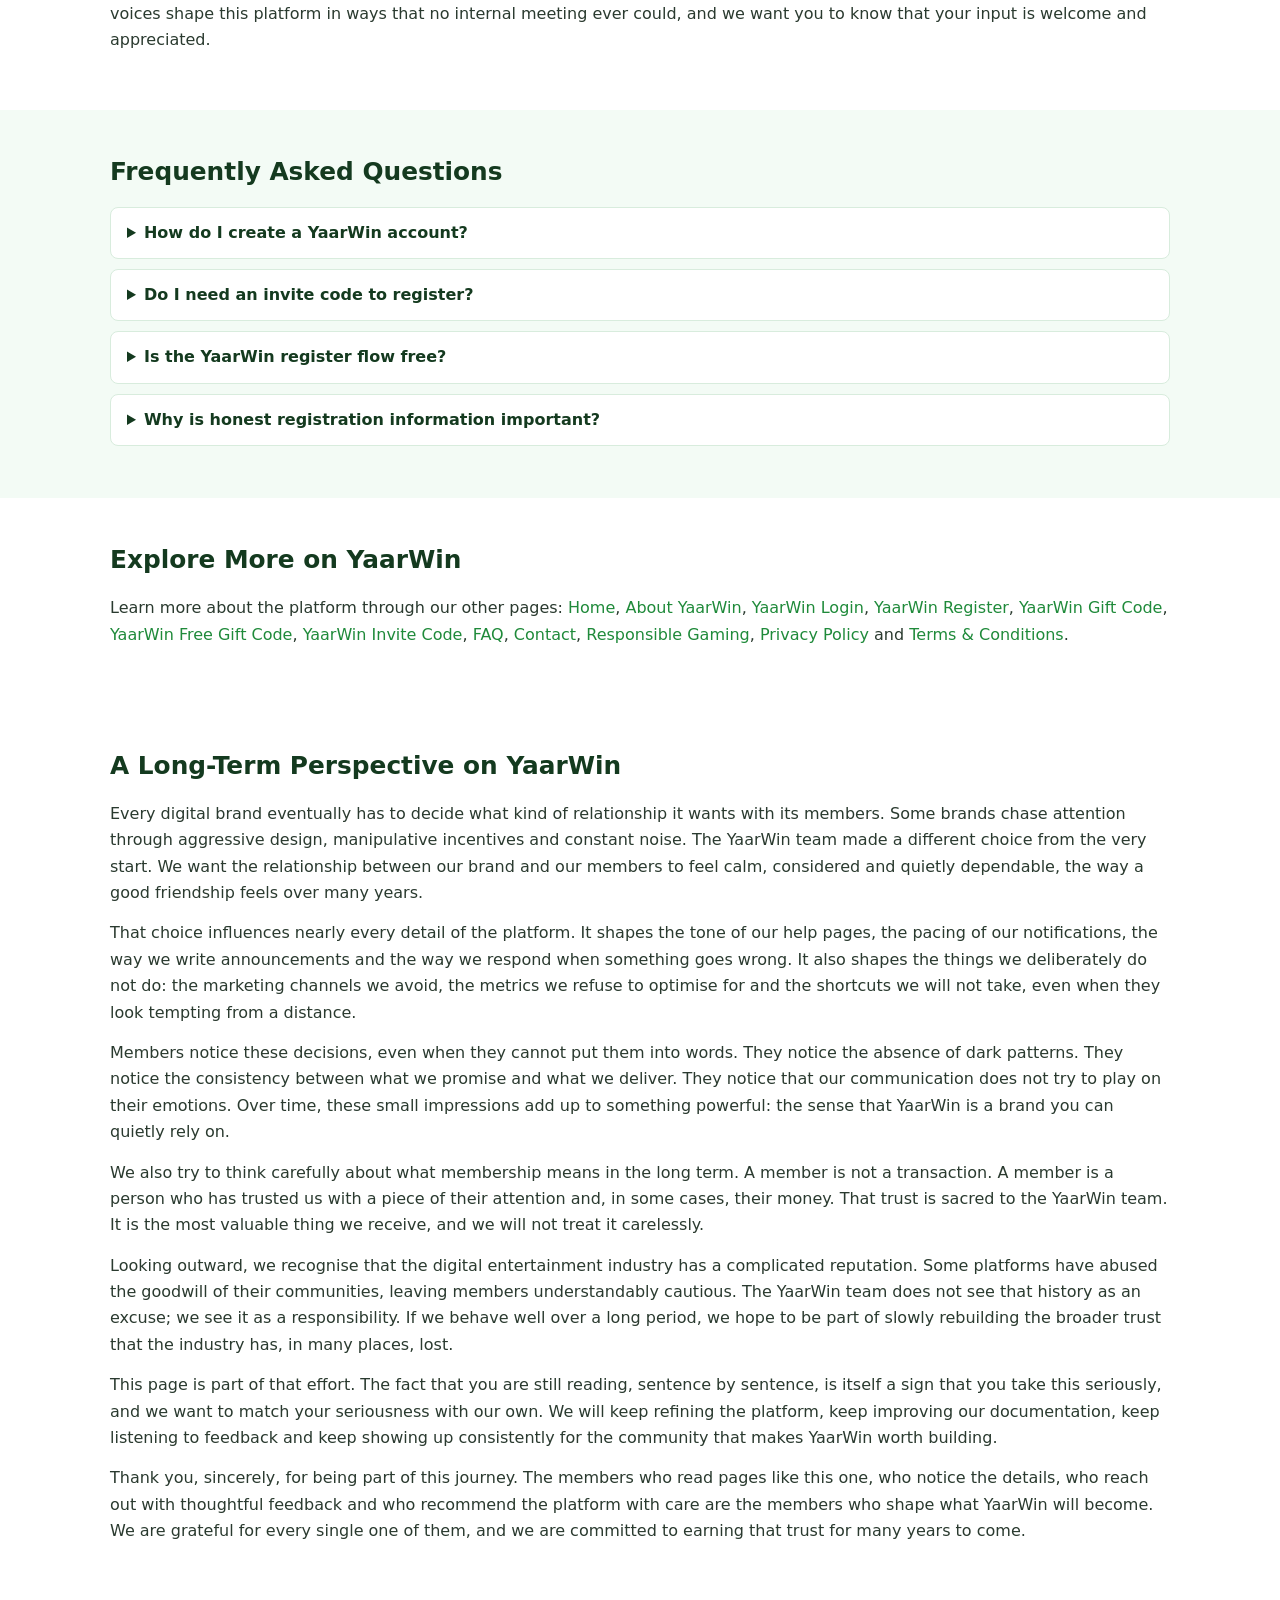
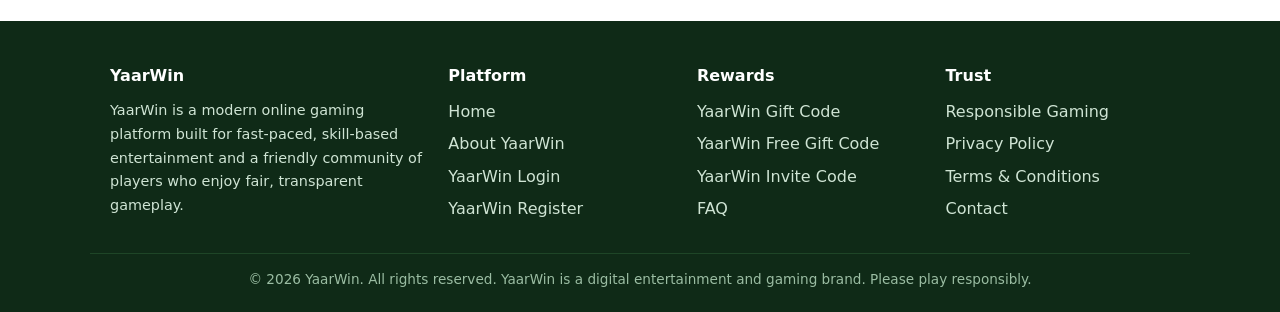
<file: register.html>
<!doctype html>
<html lang="en">
<head>
<meta charset="utf-8">
<meta name="viewport" content="width=device-width,initial-scale=1">
<title>YaarWin Register — Create Your Free Gaming Account</title>
<meta name="description" content="YaarWin register guide. Step-by-step instructions to create your YaarWin account, set up your profile, verify details and start enjoying the platform safely.">
<meta name="keywords" content="yaarwin register, yaarwin sign up, yaarwin create account, yaarwin registration">
<meta name="author" content="YaarWin">
<meta name="robots" content="index,follow,max-snippet:-1,max-image-preview:large">
<meta name="theme-color" content="#34c759">
<link rel="canonical" href="https://yaarwinn.live/register.html">
<link rel="icon" type="image/svg+xml" href="/assets/img/favicon.svg">
<link rel="apple-touch-icon" href="/assets/img/yaarwin-logo.jpg">
<link rel="preload" as="style" href="/assets/css/style.css">
<link rel="stylesheet" href="/assets/css/style.css">
<link rel="dns-prefetch" href="//yaarwinn.live">
<meta property="og:type" content="website">
<meta property="og:site_name" content="YaarWin">
<meta property="og:title" content="YaarWin Register — Create Your Free Gaming Account">
<meta property="og:description" content="YaarWin register guide. Step-by-step instructions to create your YaarWin account, set up your profile, verify details and start enjoying the platform safely.">
<meta property="og:url" content="https://yaarwinn.live/register.html">
<meta property="og:image" content="https://yaarwinn.live/assets/img/yaarwin-logo.jpg">
<meta name="twitter:card" content="summary_large_image">
<meta name="twitter:title" content="YaarWin Register — Create Your Free Gaming Account">
<meta name="twitter:description" content="YaarWin register guide. Step-by-step instructions to create your YaarWin account, set up your profile, verify details and start enjoying the platform safely.">
<meta name="twitter:image" content="https://yaarwinn.live/assets/img/yaarwin-logo.jpg">
<script type="application/ld+json">{"@context":"https://schema.org","@type":"Organization","name":"YaarWin","url":"https://yaarwinn.live","logo":"https://yaarwinn.live/assets/img/yaarwin-logo.jpg","sameAs":[],"description":"YaarWin is a modern online gaming platform offering fast-paced, skill-based entertainment and a trusted community for players."}</script>
<script type="application/ld+json">{"@context":"https://schema.org","@type":"WebSite","name":"YaarWin","url":"https://yaarwinn.live"}</script>
<script type="application/ld+json">{"@context":"https://schema.org","@type":"WebPage","name":"YaarWin Register \u2014 Create Your Free Gaming Account","description":"YaarWin register guide. Step-by-step instructions to create your YaarWin account, set up your profile, verify details and start enjoying the platform safely.","url":"https://yaarwinn.live/register.html","inLanguage":"en"}</script>
<script type="application/ld+json">{"@context":"https://schema.org","@type":"ImageObject","url":"https://yaarwinn.live/assets/img/yaarwin-logo.jpg","caption":"YaarWin official logo"}</script>
</head>
<body>
<header class="site-header">
<div class="container nav">
<a class="brand" href="/" aria-label="YaarWin home"><img src="/assets/img/yaarwin-logo.jpg" alt="YaarWin logo" width="36" height="36" loading="eager" decoding="async"><span>YaarWin</span></a>
<nav aria-label="Primary"><ul>
<li><a href="/">Home</a></li><li><a href="/about.html">About</a></li><li><a href="/login.html">Login</a></li><li><a href="/register.html">Register</a></li><li><a href="/giftcode.html">Gift Code</a></li><li><a href="/free-giftcode.html">Free Gift Code</a></li><li><a href="/invite-code.html">Invite Code</a></li><li><a href="/faq.html">FAQ</a></li><li><a href="/contact.html">Contact</a></li>
</ul></nav>
</div>
</header>

<div class="container breadcrumbs"><a href="/">Home</a> / <span aria-current="page">YaarWin Register</span></div><script type="application/ld+json">{"@context":"https://schema.org","@type":"BreadcrumbList","itemListElement":[{"@type":"ListItem","position":1,"name":"Home","item":"https://yaarwinn.live/"},{"@type":"ListItem","position":2,"name":"YaarWin Register","item":"https://yaarwinn.live/register.html"}]}</script>
<section class="hero"><div class="container"><h1>YaarWin Register — Create Your Free Gaming Account</h1><p class="lede">Creating a YaarWin account is one of the easiest things you will do on the platform. The yaarwin register flow has been built to feel light and friendly, not bureaucratic. There are only a handful of required fields, the instructions are clear, and there is no pressure to complete anything you are unsure about. On this page we walk through every step of the yaarwin register journey, so you know exactly what is being asked, why it is being asked, and how your information is handled afterwards.</p><div class="cta"><a class="btn" href="/register.html">Create Account</a> <a class="btn btn-outline" href="/login.html">YaarWin Login</a></div></div></section>
<section><div class="container"><h2>Introduction</h2><p>Registration is the foundation of your relationship with YaarWin, so we treat it with care. The yaarwin register form is intentionally short, but the systems behind it perform several quiet checks to keep the community safe. These checks protect honest members from fake or duplicate accounts, and they help our support team respond more accurately whenever someone needs help. You do not need to do anything extra for those checks to work — simply complete the form honestly and you are set.</p>
<p>Many new members ask whether yaarwin register requires anything complicated. The honest answer is no. You will need a working phone number that you can access, a password that you have not reused elsewhere, and a few moments to confirm a verification step. That is it. Once you are registered, your account becomes the gateway to login, gift code redemption, invite-code sharing, support requests and every other feature the platform offers.</p></div></section>
<section class="bg-soft"><div class="container"><h2>Inside the YaarWin Experience</h2><figure class="image-block"><img src="/assets/img/yaarwin-logo.jpg" alt="The YaarWin brand logo welcomes new members." loading="lazy" decoding="async"><figcaption>The YaarWin brand logo welcomes new members.</figcaption></figure></div></section>
<section><div class="container"><h2>Step-by-Step YaarWin Register Walkthrough</h2><p>Open the yaarwin register page in a modern mobile or desktop browser. The page loads quickly and presents a short, clean form. You will see fields for a phone number, a password, an optional invite code and a small verification step. There are no surprise fields, no unnecessary marketing checkboxes and no required downloads.</p>
<p>Enter your phone number carefully. This number becomes the primary identifier for your YaarWin account, so it is important to use a number that you actually control and can access for verification messages. Avoid using temporary or disposable numbers, as those can later cause problems with account recovery.</p>
<p>Choose a strong, unique password. Take a moment to think of something that is hard to guess but easy for you to remember. Avoid obvious choices like your birthday, simple sequences or words that anyone close to you could predict. A good password is the single most important habit for staying safe on any online platform.</p>
<p>If you arrived through a friend’s yaarwin invite code, enter it in the invite-code field. This step is optional, but it links your new account to the member who introduced you to the platform and supports the community referral system in a small, positive way.</p>
<p>Complete the brief verification step and submit the form. Within seconds your account is created and you are signed in for the first time. From there you can explore the platform at your own pace.</p></div></section>
<section><div class="container"><h2>Why Honest Registration Information Matters</h2><p>It might feel tempting to provide casual or inaccurate details during a yaarwin register flow, but doing so creates problems later. Account recovery, support conversations and certain platform features all rely on the information you provided at registration. Inaccurate details can lead to slow or impossible recoveries if anything ever goes wrong.</p>
<p>Honest registration also protects the wider community. The platform uses the information at registration to detect fake or duplicate accounts that attempt to abuse features such as gift codes, invites or daily salary systems. Each honest member who registers correctly makes the entire ecosystem fairer for everyone else.</p></div></section>
<section><div class="container"><h2>After Registration: Your First Session</h2><p>Once your YaarWin account is ready, your first session is a great opportunity to look around without rushing. Explore the home screen, check out the available experiences and visit the help pages. Get comfortable with where things live before you do anything intensive. A calm first session sets the tone for a healthier overall relationship with the platform.</p>
<p>Take a moment to review your account settings. Make sure your contact details are correct, set a strong password if you haven’t already and read the responsible-gaming page. These small early steps make a meaningful difference to your long-term experience as a YaarWin member.</p></div></section>
<section><div class="container"><h2>Common Registration Questions</h2><p>Some members worry that registration will involve long, intrusive personal questionnaires. It will not. The yaarwin register flow is intentionally short and asks only for what is actually needed to operate the account safely. There are no income questions, no marketing surveys disguised as required fields and no surprises waiting at the end.</p>
<p>Others wonder whether they need any technical skills to register. They do not. If you can use a phone keyboard and follow short on-screen instructions, you can complete the entire process without help. The yaarwin register experience is designed to feel friendly even to members who do not consider themselves comfortable with technology.</p></div></section>
<section><div class="container"><h2>More on this topic</h2><p>Joining a new digital platform is always a small leap of trust. You are sharing your phone number, choosing a password and committing a few minutes of attention to a brand you may not know well yet. The YaarWin team understands that, and we try to make the yaarwin register experience feel calm and respectful from the first second.</p>
<p>Behind the simplicity of the form is a careful design philosophy. We did not want members to feel that they were filling out a bureaucratic document. We wanted the process to feel like a friendly introduction. Every question we ask has a clear reason behind it, and every reason connects back to keeping your account safe, your experience smooth and the broader community fair.</p>
<p>After your account is created, we encourage members to spend a few moments exploring the help pages before doing anything else. Understanding how features work, what the responsible-gaming page recommends and how to reach support pays off many times over. Members who take this gentle approach tend to enjoy the platform more and run into far fewer surprises later.</p>
<p>Your first impression of YaarWin will be shaped largely by how relaxed you feel as you explore. If anything during the registration or first session feels rushed, confusing or pushy, we want to hear about it. That kind of feedback helps us continue to refine the onboarding experience so that future members feel welcomed instead of overwhelmed.</p>
<p>Finally, congratulations in advance on joining the community. We do not say that lightly. The YaarWin team values every new member, and we look forward to being a small, positive part of your digital entertainment routine in the months and years ahead.</p></div></section>
<section><div class="container"><h2>Core Features of the Platform</h2><p>YaarWin offers a focused set of features designed to make digital gaming pleasant rather than overwhelming. We have deliberately avoided cluttering the platform with dozens of half-finished experiences. Instead, we invest in a smaller number of well-built features and continue to refine them based on community feedback. The result is a platform that feels coherent, polished and easy to enjoy.</p>
<p>A clean, mobile-first interface is one of the most appreciated features in the community. Everything is laid out so that key actions are within easy reach of your thumb. Buttons are sized generously so taps land where they should. Important information is never buried beneath layers of menus. The interface is designed to disappear into the background so that the experience itself can take centre stage.</p>
<p>Quick gameplay sessions are another defining feature. The platform is built around short, self-contained rounds that fit naturally into a busy day. You can join a session during a commute, between classes or while waiting for dinner, and leave the platform without feeling that you abandoned anything. This rhythm respects the way real people use their phones.</p>
<p>Account tools give members real control over their experience. From your profile area you can review activity, manage personal information, redeem gift codes and access support pages. Everything is organised logically so that even members who are not particularly comfortable with technology can find what they need.</p>
<p>Community-facing features such as the invite-code system and seasonal gift-code drops are designed to add a sense of shared participation. They are not the centre of the experience, but they help YaarWin feel like more than a collection of screens. The community is what gives a gaming platform its personality, and we try to support that with thoughtful features rather than aggressive mechanics.</p>
<p>Notifications on YaarWin are calm by default. We avoid the kind of constant pings that condition users to feel anxious about their phones. When the platform sends a notification, there is a real reason behind it: an important account update, a security alert or a clear community moment that the member opted into. Quiet defaults are a feature, even though they are easy to overlook.</p>
<p>Performance budgets shape what features make it into the platform. Before a new feature is added, the team considers how much it will weigh on page load, memory and battery. Features that fail those budgets are reworked, simplified or postponed. This discipline is why the platform continues to feel light even as more capabilities are added over time.</p>
<p>Accessibility is part of feature design from the start, not bolted on afterwards. Colour choices respect contrast guidelines. Tap targets are sized generously. Text scales properly. Screen readers can follow the structure of the pages. Members with different needs deserve the same quality of experience as anyone else, and we try to deliver on that quietly through good defaults.</p></div></section>
<section><div class="container"><h2>The Team Behind YaarWin</h2><p>Behind every page on this site is a small, dedicated team that genuinely cares about the YaarWin community. The brand is not a faceless operation. The people working on YaarWin are members of the same digital culture as the players themselves, and many of them are passionate gamers in their personal lives. That perspective shapes the decisions we make every day.</p>
<p>The team is structured around a few clear functions: product, design, engineering, support and community. Product and design shape what the experience should look and feel like. Engineering keeps the platform running fast and reliably. Support handles direct member conversations and is often the first to notice when something needs improvement. Community keeps the conversation between the brand and the players honest and two-directional.</p>
<p>We believe transparency is a competitive advantage. The more open we are about how the platform works, what we are improving and how decisions are made, the easier it is for members to trust us over the long term. That is why pages like this one are written carefully, not generated automatically, and why our support responses try to be human even when answering simple questions.</p>
<p>The YaarWin brand is built for the long term. Short-term gimmicks may bring temporary attention, but they damage trust. Our preference is the slower, more patient path: deliver a reliable experience, listen to members, improve continuously and let the reputation of the platform grow naturally through word of mouth and genuine satisfaction.</p>
<p>Hiring decisions at YaarWin are guided by values as much as skills. We look for people who genuinely enjoy building careful, member-friendly products. Technical talent matters, but so does the way a person communicates with teammates, handles disagreement and treats people who are not in the room. Culture is not a poster on a wall; it is the sum of who is actually inside the team.</p>
<p>The team also invests in continuous learning. Online entertainment evolves quickly, and standing still is a form of falling behind. Reading widely, studying best practices in other industries and listening to members are all parts of how the team grows. We bring lessons from outside the gaming world back into how we design and operate the YaarWin platform.</p></div></section>
<section><div class="container"><h2>Trust, Safety and Platform Security</h2><p>Trust is something a platform must earn every day, and YaarWin treats that as a daily responsibility. Member accounts are the heart of the platform, and protecting them is non-negotiable. We invest in the technical and organisational practices needed to keep accounts safe, while also empowering members with the knowledge to protect themselves.</p>
<p>On the technical side, the platform uses modern transport encryption to keep data private as it moves between your device and our systems. Sensitive information is stored according to industry-standard practices, and access to internal tools is controlled, logged and reviewed. We avoid keeping more data than we actually need, because the safest data is data that does not exist in the first place.</p>
<p>Behaviour-based safeguards run quietly in the background to look for unusual patterns that might suggest unauthorised access or other forms of misuse. These systems are not perfect, but they form an additional layer of protection on top of the basic security practices any platform should already have in place. When something looks off, our team can step in quickly.</p>
<p>Member education is just as important as backend security. Even the best systems cannot fully protect an account whose password has been reused on a different, compromised site, or whose owner has shared sensitive information with a stranger. Throughout the platform you will find calm, practical reminders about safe online habits, because security is always a partnership between the brand and the player.</p>
<p>Reporting tools allow members to flag anything that feels suspicious. Whether it is a strange message, an unusual login alert or an offer that looks too good to be true, you can let the support team know and we will look into it. That feedback loop is one of the most valuable parts of how the platform stays safe.</p>
<p>Internal access to sensitive systems is granted on a need-to-know basis and reviewed regularly. When team members change roles or leave the organisation, their access is updated promptly. These are unglamorous operational disciplines, but they are some of the most important factors in keeping a platform actually safe rather than just appearing safe.</p>
<p>Incident response is planned, not improvised. The team practises responding to hypothetical issues so that, in the rare case a real incident occurs, the response is calm, fast and member-focused. We would rather over-prepare for problems that never happen than be caught flat-footed by ones that do.</p>
<p>Communication during any security-sensitive moment is treated with great care. Members deserve honest, timely updates rather than vague reassurances. If something significant ever required disclosure, the team would prioritise clarity and accuracy over public relations comfort. That commitment is one of the foundations of long-term trust.</p></div></section>
<section><div class="container"><h2>Our Community</h2><p>A platform is only as healthy as the community around it, and the YaarWin community is one of the things we are most proud of. Across the member base you will find players from many different backgrounds, ages and interests, brought together by a shared appreciation for quick, fair digital entertainment.</p>
<p>What makes the community feel friendly is a combination of clear rules and a calm tone. We discourage aggressive behaviour, harassment and the kind of negativity that can quickly spoil an online space. When members raise concerns, we take them seriously and act consistently. Over time this creates a culture where new members feel comfortable participating and existing members feel respected.</p>
<p>The community is also a powerful source of feedback. Real improvements to the platform almost always start as a comment from a member, a support conversation or a casual observation in a community channel. We try to listen carefully and respond honestly, even when the feedback is uncomfortable. A brand that is afraid to hear criticism cannot grow into something truly trustworthy.</p>
<p>Community moderation is handled with consistency. Members who break the rules face the same kind of response regardless of how long they have been on the platform or how active they appear to be. Consistency is what makes rules feel real, and it is what protects every honest member from feeling that the system favours others over them.</p>
<p>Recognition matters too. From time to time the YaarWin community celebrates members who contribute positively, whether by helping new players, sharing useful feedback or simply showing up with a friendly tone. These small acknowledgements help shape the culture and remind everyone of what we want the community to feel like.</p></div></section>
<section><div class="container"><h2>A Final Word</h2><p>Thank you for taking the time to read this page carefully. The fact that you are interested enough to learn about YaarWin in detail tells us that you are exactly the kind of thoughtful, considered member the platform is built for. We hope the information here gives you a clearer picture of what the brand is, how it works and the values that guide every decision we make.</p>
<p>If you have not already created an account, you can do so through the yaarwin register page whenever you feel ready. If you already have an account, you can continue your journey through the yaarwin login page. And if you ever have questions, concerns or feedback, the contact page is always open. We genuinely look forward to growing the YaarWin community together with members like you.</p>
<p>Building a trustworthy gaming brand is a slow process, and we are not finished. Each month brings new opportunities to improve the platform, new feedback from members and new ideas for how the YaarWin experience can be made more pleasant. We are grateful that members give us the time and attention to keep growing.</p>
<p>If anything in this page sparked a question, a concern or a suggestion, please share it through the contact channels. Member voices shape this platform in ways that no internal meeting ever could, and we want you to know that your input is welcome and appreciated.</p></div></section>
<section class="bg-soft"><div class="container"><h2>Frequently Asked Questions</h2><div class="faq"><details><summary>How do I create a YaarWin account?</summary><p>Visit the yaarwin register page, fill in the short form with accurate details, complete verification and you are done.</p></details>
<details><summary>Do I need an invite code to register?</summary><p>No. The invite-code field is optional. If a friend gave you a yaarwin invite code, you can enter it during signup.</p></details>
<details><summary>Is the YaarWin register flow free?</summary><p>Yes. Registration is free and does not require any payment of any kind.</p></details>
<details><summary>Why is honest registration information important?</summary><p>It helps protect your account, supports faster recovery and keeps the community fair for every honest member.</p></details></div><script type="application/ld+json">{"@context":"https://schema.org","@type":"FAQPage","mainEntity":[{"@type":"Question","name":"How do I create a YaarWin account?","acceptedAnswer":{"@type":"Answer","text":"Visit the yaarwin register page, fill in the short form with accurate details, complete verification and you are done."}},{"@type":"Question","name":"Do I need an invite code to register?","acceptedAnswer":{"@type":"Answer","text":"No. The invite-code field is optional. If a friend gave you a yaarwin invite code, you can enter it during signup."}},{"@type":"Question","name":"Is the YaarWin register flow free?","acceptedAnswer":{"@type":"Answer","text":"Yes. Registration is free and does not require any payment of any kind."}},{"@type":"Question","name":"Why is honest registration information important?","acceptedAnswer":{"@type":"Answer","text":"It helps protect your account, supports faster recovery and keeps the community fair for every honest member."}}]}</script></div></section>
<section><div class="container"><h2>Explore More on YaarWin</h2><p>Learn more about the platform through our other pages: <a href="/">Home</a>, <a href="/about.html">About YaarWin</a>, <a href="/login.html">YaarWin Login</a>, <a href="/register.html">YaarWin Register</a>, <a href="/giftcode.html">YaarWin Gift Code</a>, <a href="/free-giftcode.html">YaarWin Free Gift Code</a>, <a href="/invite-code.html">YaarWin Invite Code</a>, <a href="/faq.html">FAQ</a>, <a href="/contact.html">Contact</a>, <a href="/responsible-gaming.html">Responsible Gaming</a>, <a href="/privacy-policy.html">Privacy Policy</a> and <a href="/terms.html">Terms &amp; Conditions</a>.</p></div></section>

<section><div class="container"><h2>A Long-Term Perspective on YaarWin</h2><p>Every digital brand eventually has to decide what kind of relationship it wants with its members. Some brands chase attention through aggressive design, manipulative incentives and constant noise. The YaarWin team made a different choice from the very start. We want the relationship between our brand and our members to feel calm, considered and quietly dependable, the way a good friendship feels over many years.</p>
<p>That choice influences nearly every detail of the platform. It shapes the tone of our help pages, the pacing of our notifications, the way we write announcements and the way we respond when something goes wrong. It also shapes the things we deliberately do not do: the marketing channels we avoid, the metrics we refuse to optimise for and the shortcuts we will not take, even when they look tempting from a distance.</p>
<p>Members notice these decisions, even when they cannot put them into words. They notice the absence of dark patterns. They notice the consistency between what we promise and what we deliver. They notice that our communication does not try to play on their emotions. Over time, these small impressions add up to something powerful: the sense that YaarWin is a brand you can quietly rely on.</p>
<p>We also try to think carefully about what membership means in the long term. A member is not a transaction. A member is a person who has trusted us with a piece of their attention and, in some cases, their money. That trust is sacred to the YaarWin team. It is the most valuable thing we receive, and we will not treat it carelessly.</p>
<p>Looking outward, we recognise that the digital entertainment industry has a complicated reputation. Some platforms have abused the goodwill of their communities, leaving members understandably cautious. The YaarWin team does not see that history as an excuse; we see it as a responsibility. If we behave well over a long period, we hope to be part of slowly rebuilding the broader trust that the industry has, in many places, lost.</p>
<p>This page is part of that effort. The fact that you are still reading, sentence by sentence, is itself a sign that you take this seriously, and we want to match your seriousness with our own. We will keep refining the platform, keep improving our documentation, keep listening to feedback and keep showing up consistently for the community that makes YaarWin worth building.</p>
<p>Thank you, sincerely, for being part of this journey. The members who read pages like this one, who notice the details, who reach out with thoughtful feedback and who recommend the platform with care are the members who shape what YaarWin will become. We are grateful for every single one of them, and we are committed to earning that trust for many years to come.</p></div></section>
<footer class="site-footer">
<div class="container footer-grid">
<div>
<h4>YaarWin</h4>
<p style="color:#cfe4d4;font-size:.9rem">YaarWin is a modern online gaming platform built for fast-paced, skill-based entertainment and a friendly community of players who enjoy fair, transparent gameplay.</p>
</div>
<div>
<h4>Platform</h4>
<ul>
<li><a href="/">Home</a></li>
<li><a href="/about.html">About YaarWin</a></li>
<li><a href="/login.html">YaarWin Login</a></li>
<li><a href="/register.html">YaarWin Register</a></li>
</ul>
</div>
<div>
<h4>Rewards</h4>
<ul>
<li><a href="/giftcode.html">YaarWin Gift Code</a></li>
<li><a href="/free-giftcode.html">YaarWin Free Gift Code</a></li>
<li><a href="/invite-code.html">YaarWin Invite Code</a></li>
<li><a href="/faq.html">FAQ</a></li>
</ul>
</div>
<div>
<h4>Trust</h4>
<ul>
<li><a href="/responsible-gaming.html">Responsible Gaming</a></li>
<li><a href="/privacy-policy.html">Privacy Policy</a></li>
<li><a href="/terms.html">Terms &amp; Conditions</a></li>
<li><a href="/contact.html">Contact</a></li>
</ul>
</div>
</div>
<div class="container copy">© 2026 YaarWin. All rights reserved. YaarWin is a digital entertainment and gaming brand. Please play responsibly.</div>
</footer>
</body>
</html>
</file>
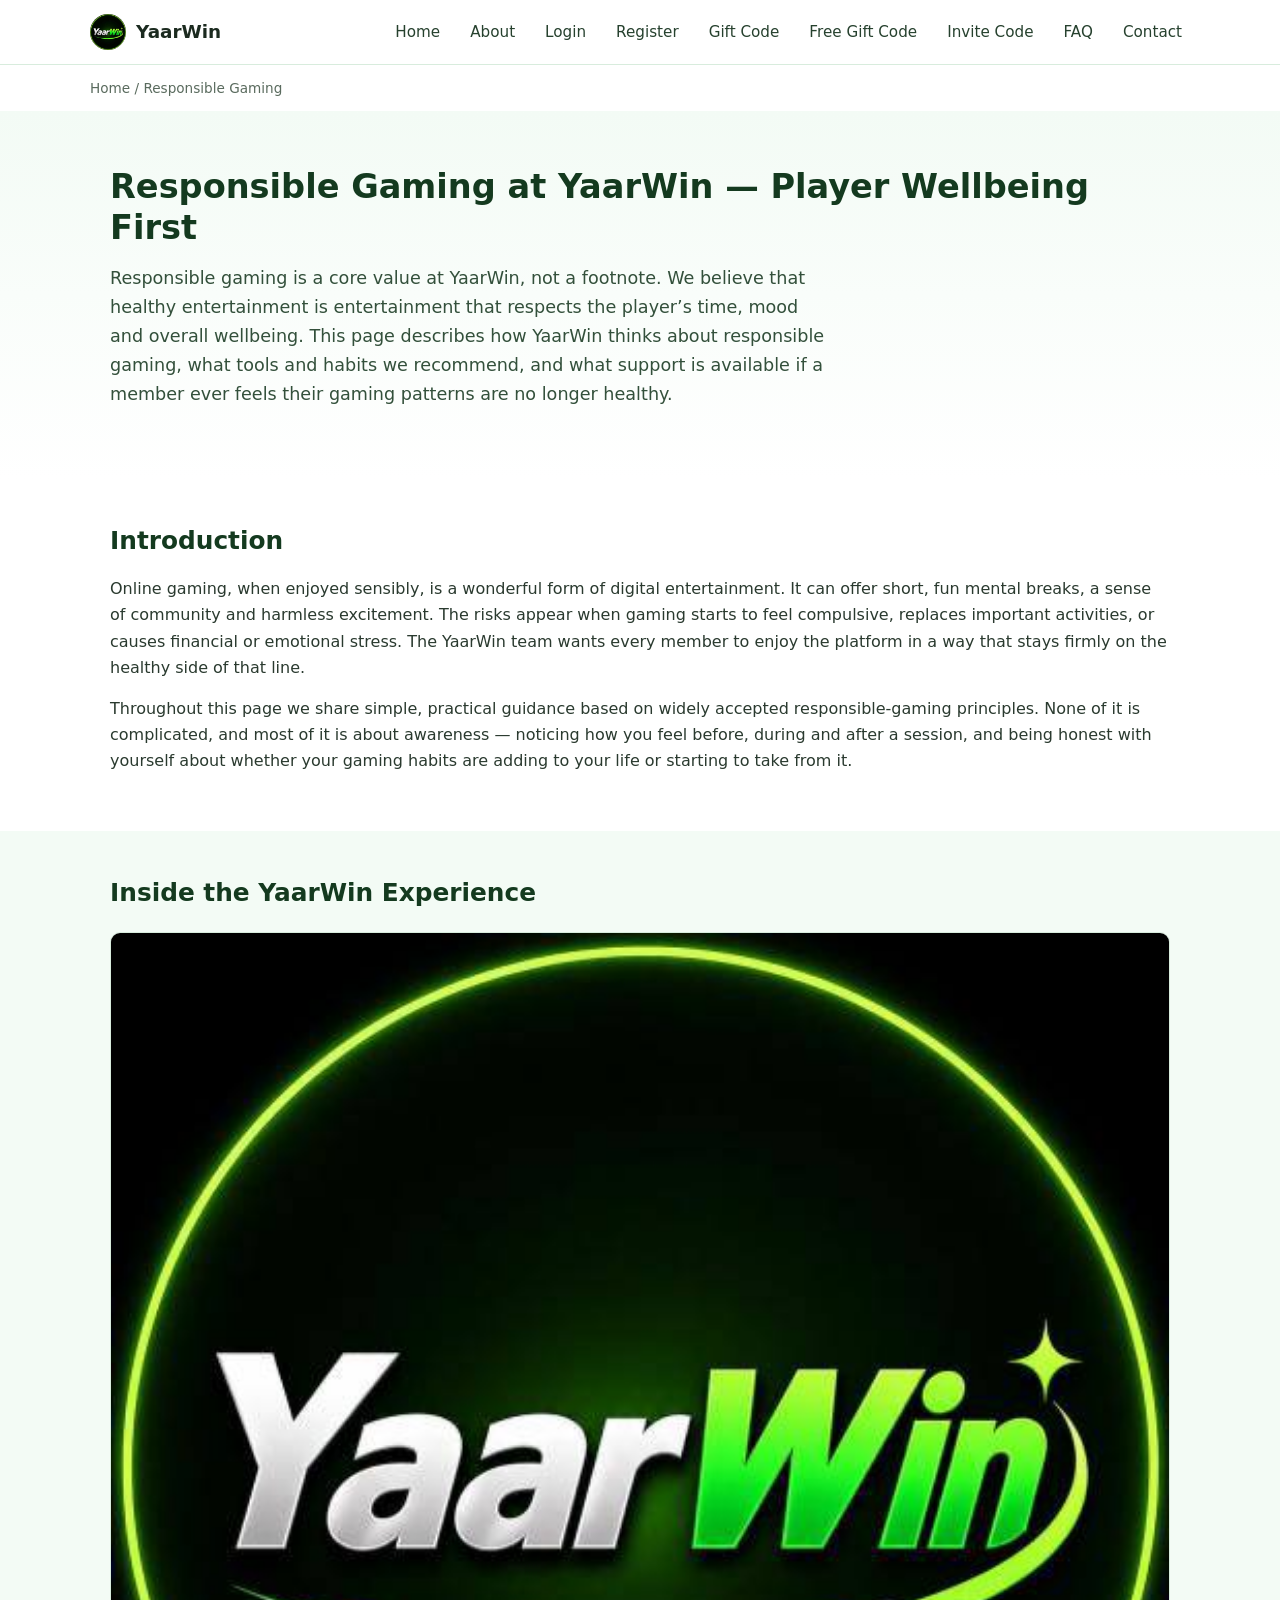
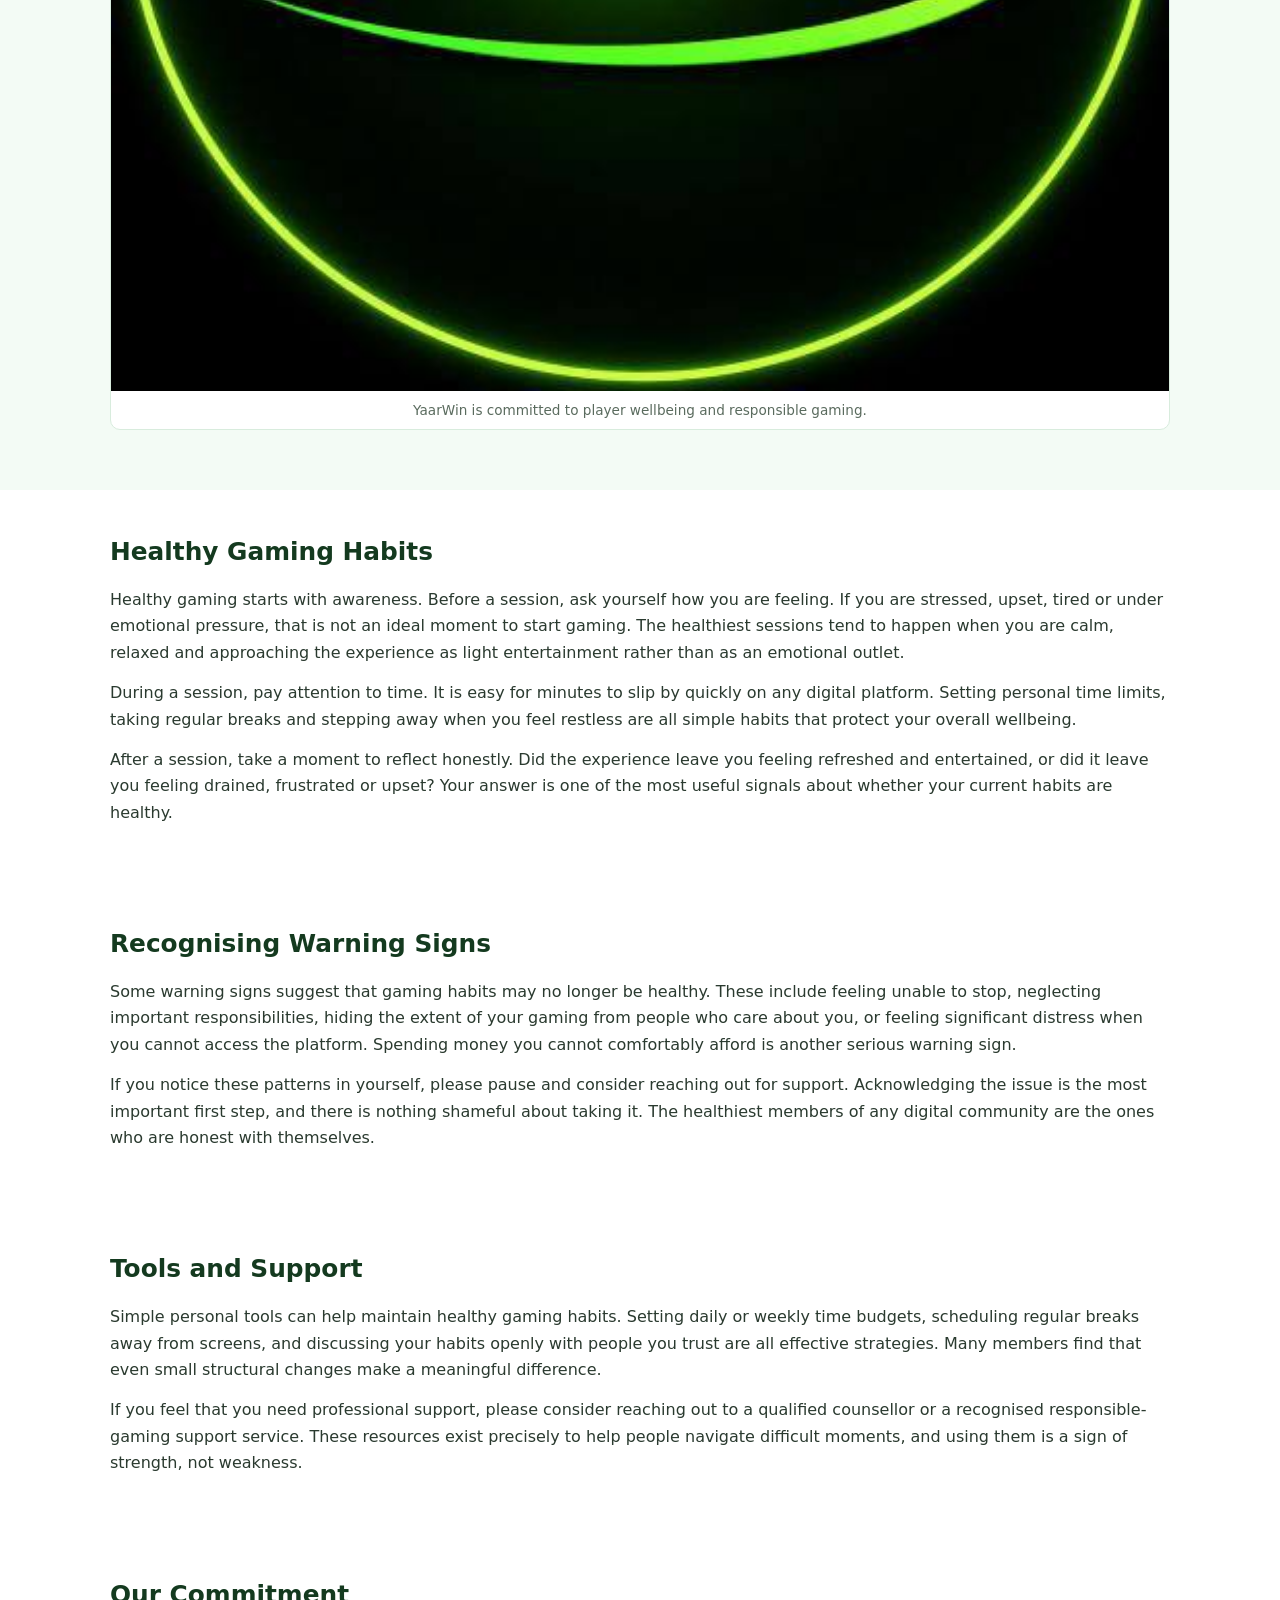
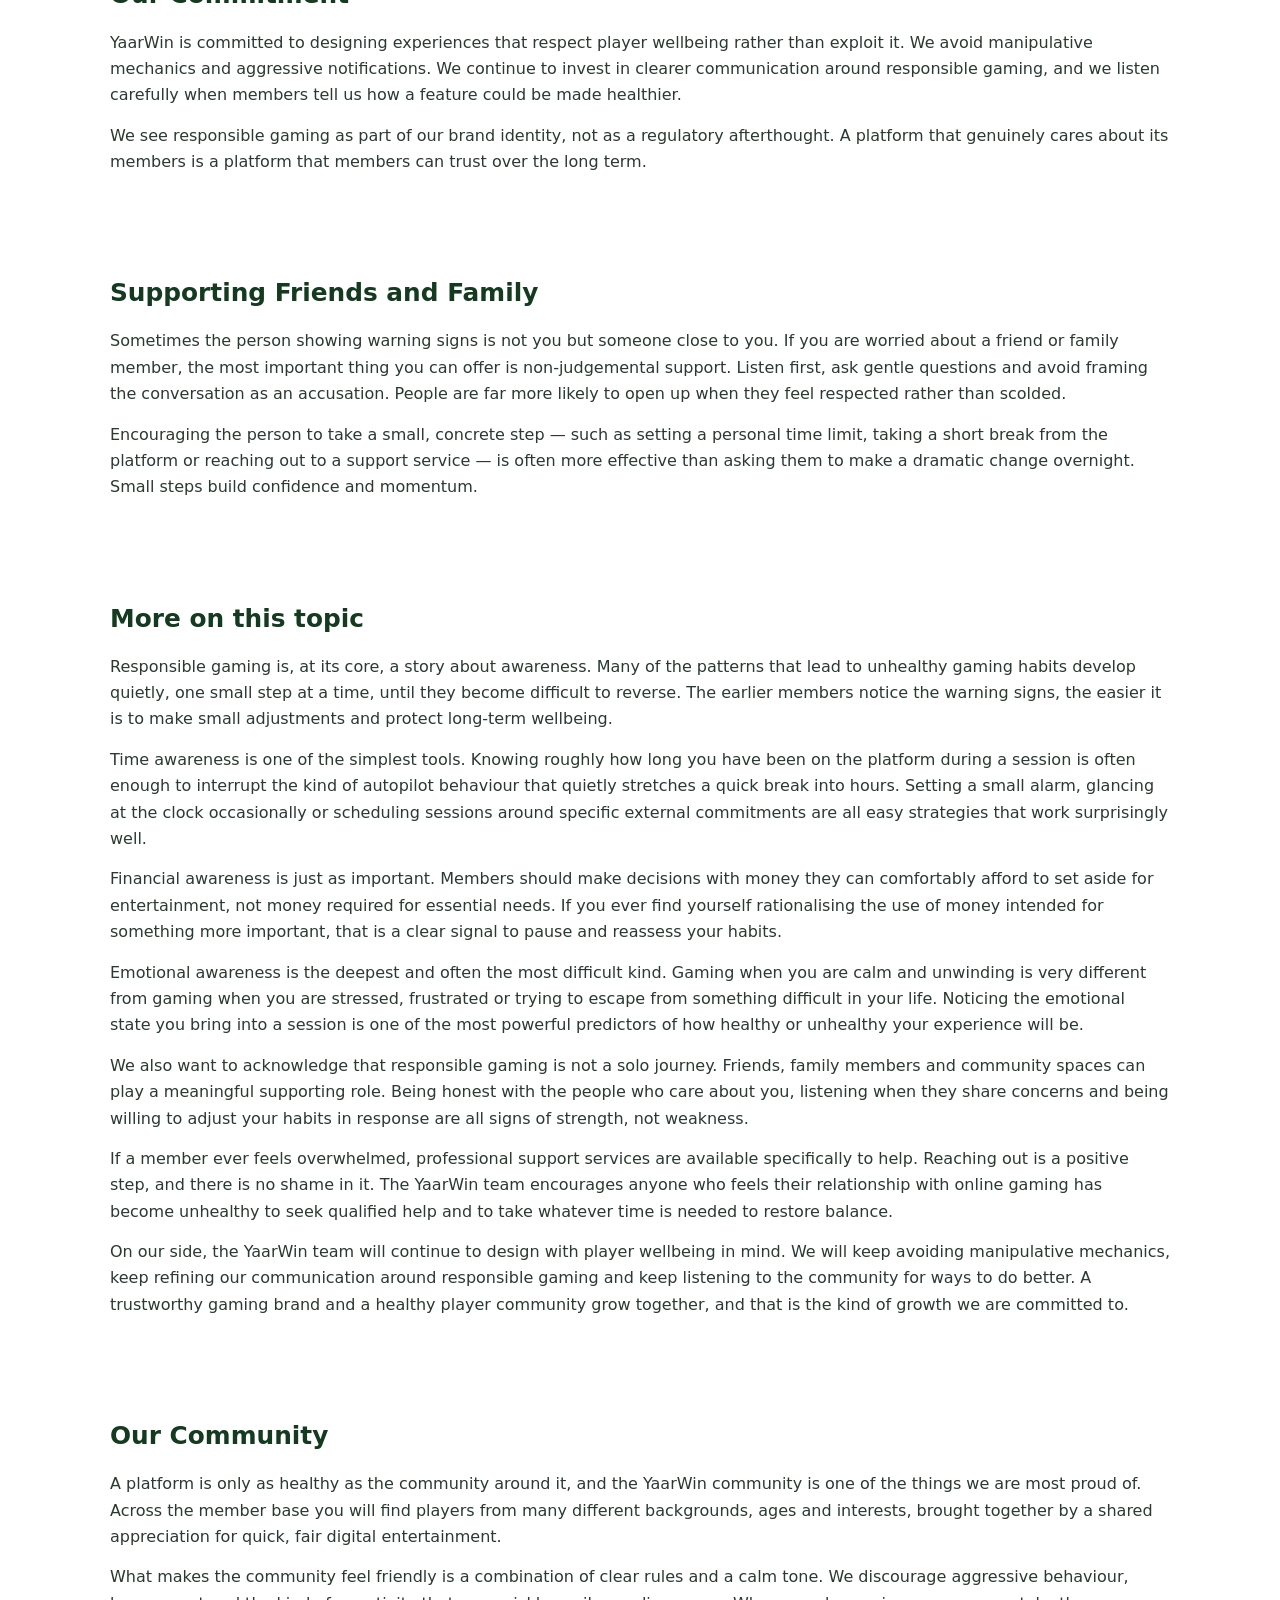
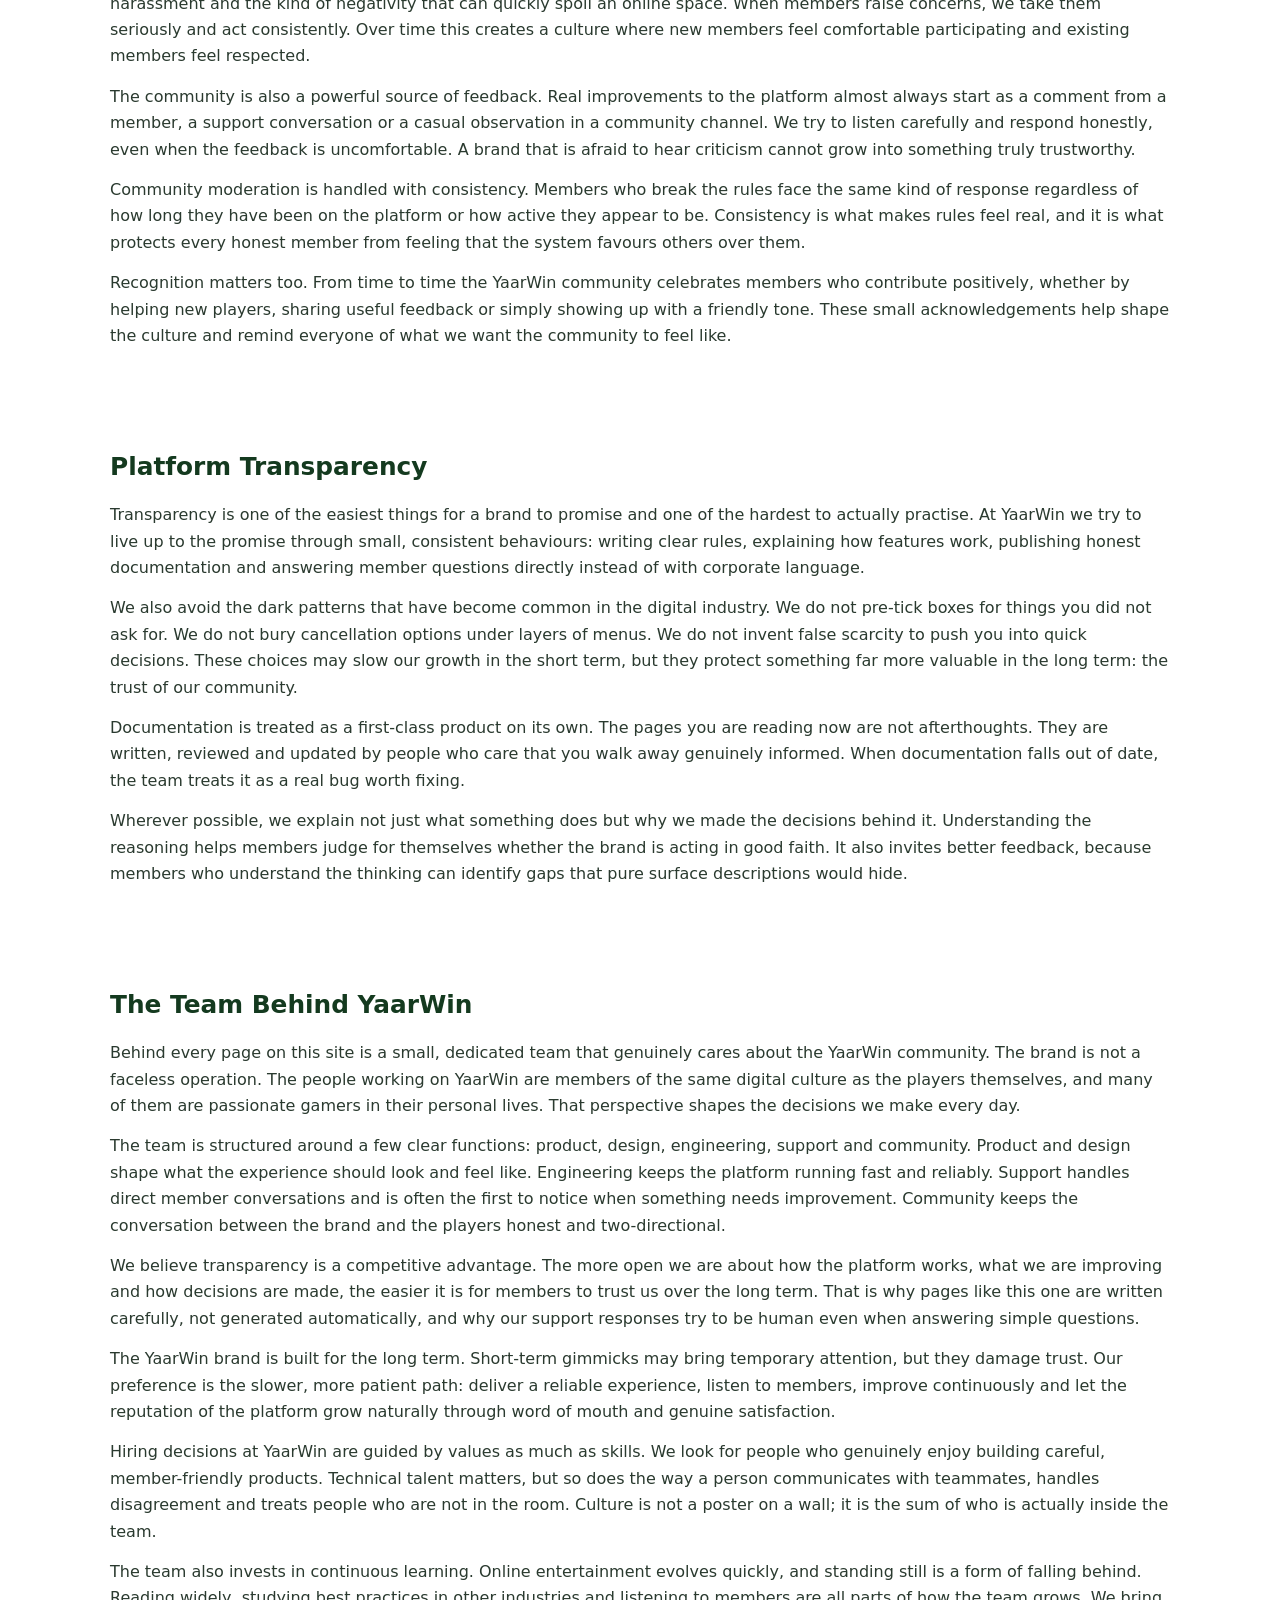
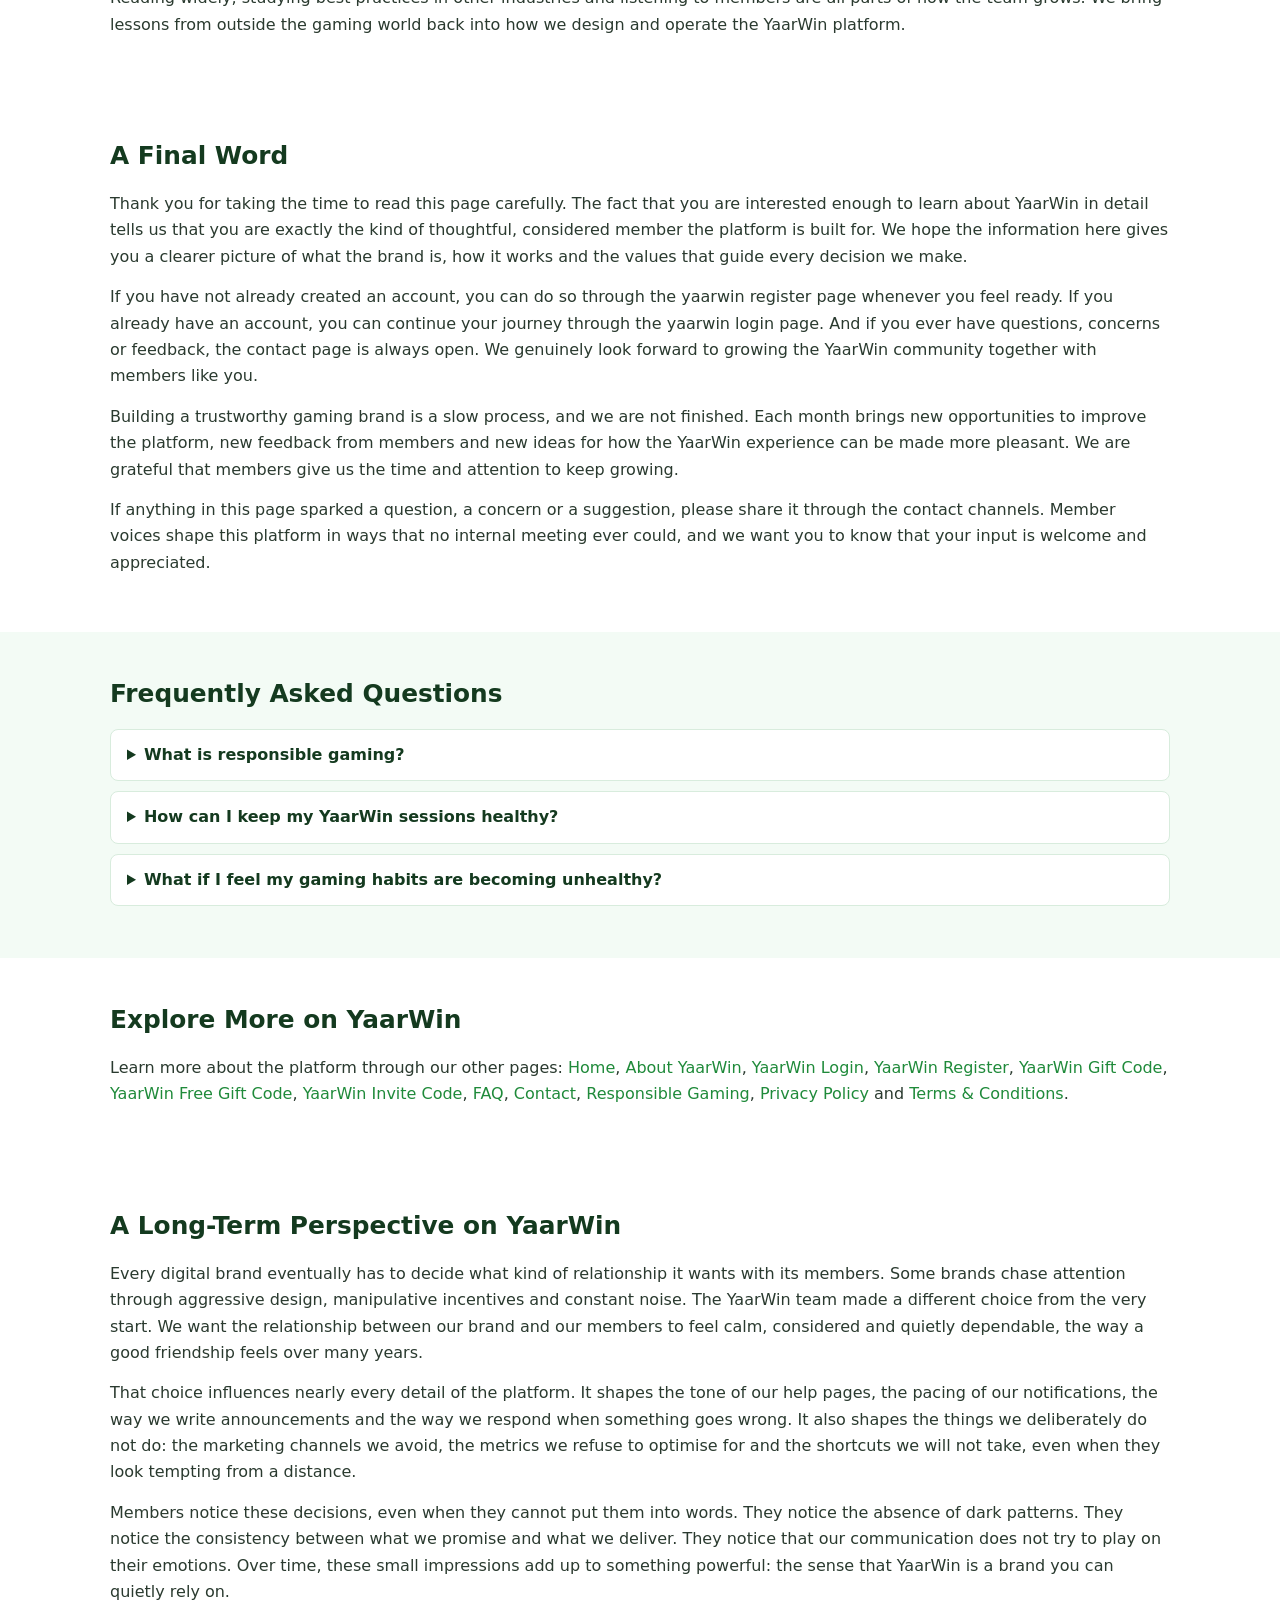
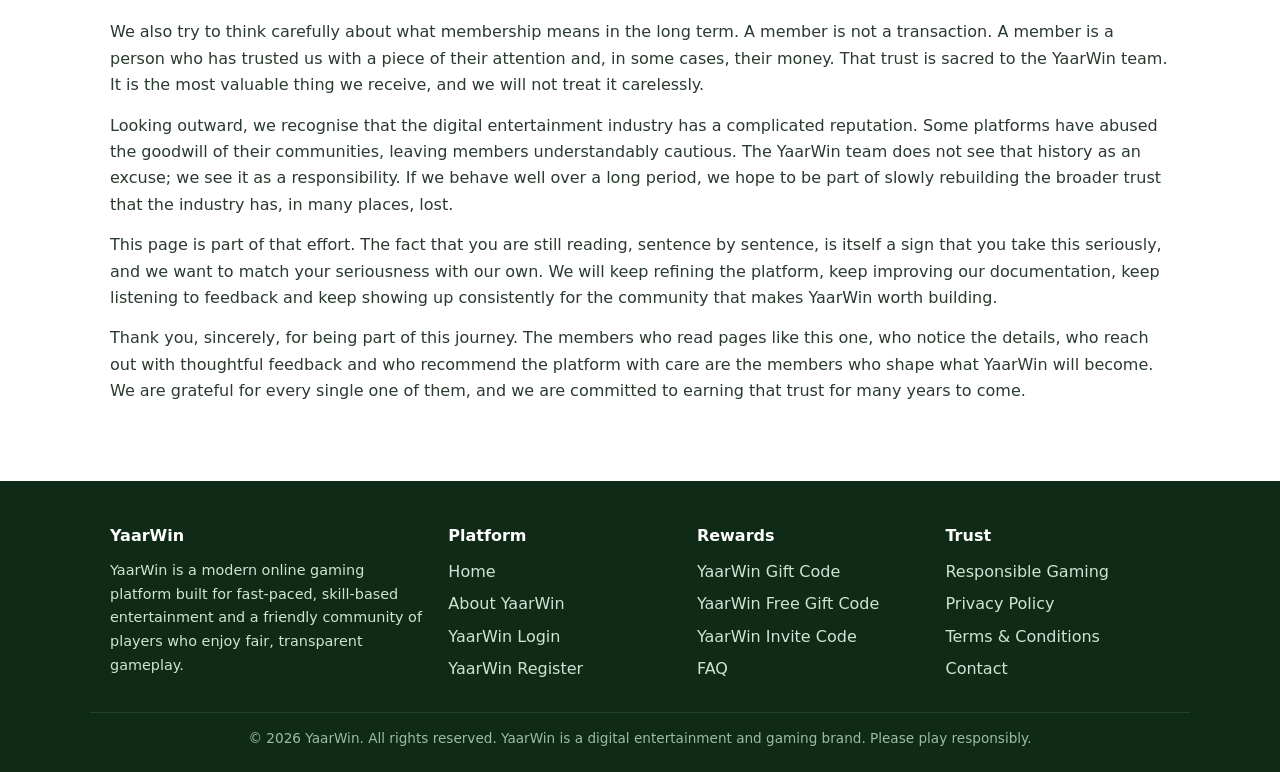
<file: responsible-gaming.html>
<!doctype html>
<html lang="en">
<head>
<meta charset="utf-8">
<meta name="viewport" content="width=device-width,initial-scale=1">
<title>Responsible Gaming — YaarWin Player Wellbeing Commitment</title>
<meta name="description" content="YaarWin is committed to responsible gaming. Learn about player wellbeing, healthy gaming habits, self-limits, support resources and our community values.">
<meta name="keywords" content="yaarwin responsible gaming, yaarwin player safety, yaarwin healthy gaming">
<meta name="author" content="YaarWin">
<meta name="robots" content="index,follow,max-snippet:-1,max-image-preview:large">
<meta name="theme-color" content="#34c759">
<link rel="canonical" href="https://yaarwinn.live/responsible-gaming.html">
<link rel="icon" type="image/svg+xml" href="/assets/img/favicon.svg">
<link rel="apple-touch-icon" href="/assets/img/yaarwin-logo.jpg">
<link rel="preload" as="style" href="/assets/css/style.css">
<link rel="stylesheet" href="/assets/css/style.css">
<link rel="dns-prefetch" href="//yaarwinn.live">
<meta property="og:type" content="website">
<meta property="og:site_name" content="YaarWin">
<meta property="og:title" content="Responsible Gaming — YaarWin Player Wellbeing Commitment">
<meta property="og:description" content="YaarWin is committed to responsible gaming. Learn about player wellbeing, healthy gaming habits, self-limits, support resources and our community values.">
<meta property="og:url" content="https://yaarwinn.live/responsible-gaming.html">
<meta property="og:image" content="https://yaarwinn.live/assets/img/yaarwin-logo.jpg">
<meta name="twitter:card" content="summary_large_image">
<meta name="twitter:title" content="Responsible Gaming — YaarWin Player Wellbeing Commitment">
<meta name="twitter:description" content="YaarWin is committed to responsible gaming. Learn about player wellbeing, healthy gaming habits, self-limits, support resources and our community values.">
<meta name="twitter:image" content="https://yaarwinn.live/assets/img/yaarwin-logo.jpg">
<script type="application/ld+json">{"@context":"https://schema.org","@type":"Organization","name":"YaarWin","url":"https://yaarwinn.live","logo":"https://yaarwinn.live/assets/img/yaarwin-logo.jpg","sameAs":[],"description":"YaarWin is a modern online gaming platform offering fast-paced, skill-based entertainment and a trusted community for players."}</script>
<script type="application/ld+json">{"@context":"https://schema.org","@type":"WebSite","name":"YaarWin","url":"https://yaarwinn.live"}</script>
<script type="application/ld+json">{"@context":"https://schema.org","@type":"WebPage","name":"Responsible Gaming \u2014 YaarWin Player Wellbeing Commitment","description":"YaarWin is committed to responsible gaming. Learn about player wellbeing, healthy gaming habits, self-limits, support resources and our community values.","url":"https://yaarwinn.live/responsible-gaming.html","inLanguage":"en"}</script>
<script type="application/ld+json">{"@context":"https://schema.org","@type":"ImageObject","url":"https://yaarwinn.live/assets/img/yaarwin-logo.jpg","caption":"YaarWin official logo"}</script>
</head>
<body>
<header class="site-header">
<div class="container nav">
<a class="brand" href="/" aria-label="YaarWin home"><img src="/assets/img/yaarwin-logo.jpg" alt="YaarWin logo" width="36" height="36" loading="eager" decoding="async"><span>YaarWin</span></a>
<nav aria-label="Primary"><ul>
<li><a href="/">Home</a></li><li><a href="/about.html">About</a></li><li><a href="/login.html">Login</a></li><li><a href="/register.html">Register</a></li><li><a href="/giftcode.html">Gift Code</a></li><li><a href="/free-giftcode.html">Free Gift Code</a></li><li><a href="/invite-code.html">Invite Code</a></li><li><a href="/faq.html">FAQ</a></li><li><a href="/contact.html">Contact</a></li>
</ul></nav>
</div>
</header>

<div class="container breadcrumbs"><a href="/">Home</a> / <span aria-current="page">Responsible Gaming</span></div><script type="application/ld+json">{"@context":"https://schema.org","@type":"BreadcrumbList","itemListElement":[{"@type":"ListItem","position":1,"name":"Home","item":"https://yaarwinn.live/"},{"@type":"ListItem","position":2,"name":"Responsible Gaming","item":"https://yaarwinn.live/responsible-gaming.html"}]}</script>
<section class="hero"><div class="container"><h1>Responsible Gaming at YaarWin — Player Wellbeing First</h1><p class="lede">Responsible gaming is a core value at YaarWin, not a footnote. We believe that healthy entertainment is entertainment that respects the player’s time, mood and overall wellbeing. This page describes how YaarWin thinks about responsible gaming, what tools and habits we recommend, and what support is available if a member ever feels their gaming patterns are no longer healthy.</p></div></section>
<section><div class="container"><h2>Introduction</h2><p>Online gaming, when enjoyed sensibly, is a wonderful form of digital entertainment. It can offer short, fun mental breaks, a sense of community and harmless excitement. The risks appear when gaming starts to feel compulsive, replaces important activities, or causes financial or emotional stress. The YaarWin team wants every member to enjoy the platform in a way that stays firmly on the healthy side of that line.</p>
<p>Throughout this page we share simple, practical guidance based on widely accepted responsible-gaming principles. None of it is complicated, and most of it is about awareness — noticing how you feel before, during and after a session, and being honest with yourself about whether your gaming habits are adding to your life or starting to take from it.</p></div></section>
<section class="bg-soft"><div class="container"><h2>Inside the YaarWin Experience</h2><figure class="image-block"><img src="/assets/img/yaarwin-logo.jpg" alt="YaarWin is committed to player wellbeing and responsible gaming." loading="lazy" decoding="async"><figcaption>YaarWin is committed to player wellbeing and responsible gaming.</figcaption></figure></div></section>
<section><div class="container"><h2>Healthy Gaming Habits</h2><p>Healthy gaming starts with awareness. Before a session, ask yourself how you are feeling. If you are stressed, upset, tired or under emotional pressure, that is not an ideal moment to start gaming. The healthiest sessions tend to happen when you are calm, relaxed and approaching the experience as light entertainment rather than as an emotional outlet.</p>
<p>During a session, pay attention to time. It is easy for minutes to slip by quickly on any digital platform. Setting personal time limits, taking regular breaks and stepping away when you feel restless are all simple habits that protect your overall wellbeing.</p>
<p>After a session, take a moment to reflect honestly. Did the experience leave you feeling refreshed and entertained, or did it leave you feeling drained, frustrated or upset? Your answer is one of the most useful signals about whether your current habits are healthy.</p></div></section>
<section><div class="container"><h2>Recognising Warning Signs</h2><p>Some warning signs suggest that gaming habits may no longer be healthy. These include feeling unable to stop, neglecting important responsibilities, hiding the extent of your gaming from people who care about you, or feeling significant distress when you cannot access the platform. Spending money you cannot comfortably afford is another serious warning sign.</p>
<p>If you notice these patterns in yourself, please pause and consider reaching out for support. Acknowledging the issue is the most important first step, and there is nothing shameful about taking it. The healthiest members of any digital community are the ones who are honest with themselves.</p></div></section>
<section><div class="container"><h2>Tools and Support</h2><p>Simple personal tools can help maintain healthy gaming habits. Setting daily or weekly time budgets, scheduling regular breaks away from screens, and discussing your habits openly with people you trust are all effective strategies. Many members find that even small structural changes make a meaningful difference.</p>
<p>If you feel that you need professional support, please consider reaching out to a qualified counsellor or a recognised responsible-gaming support service. These resources exist precisely to help people navigate difficult moments, and using them is a sign of strength, not weakness.</p></div></section>
<section><div class="container"><h2>Our Commitment</h2><p>YaarWin is committed to designing experiences that respect player wellbeing rather than exploit it. We avoid manipulative mechanics and aggressive notifications. We continue to invest in clearer communication around responsible gaming, and we listen carefully when members tell us how a feature could be made healthier.</p>
<p>We see responsible gaming as part of our brand identity, not as a regulatory afterthought. A platform that genuinely cares about its members is a platform that members can trust over the long term.</p></div></section>
<section><div class="container"><h2>Supporting Friends and Family</h2><p>Sometimes the person showing warning signs is not you but someone close to you. If you are worried about a friend or family member, the most important thing you can offer is non-judgemental support. Listen first, ask gentle questions and avoid framing the conversation as an accusation. People are far more likely to open up when they feel respected rather than scolded.</p>
<p>Encouraging the person to take a small, concrete step — such as setting a personal time limit, taking a short break from the platform or reaching out to a support service — is often more effective than asking them to make a dramatic change overnight. Small steps build confidence and momentum.</p></div></section>
<section><div class="container"><h2>More on this topic</h2><p>Responsible gaming is, at its core, a story about awareness. Many of the patterns that lead to unhealthy gaming habits develop quietly, one small step at a time, until they become difficult to reverse. The earlier members notice the warning signs, the easier it is to make small adjustments and protect long-term wellbeing.</p>
<p>Time awareness is one of the simplest tools. Knowing roughly how long you have been on the platform during a session is often enough to interrupt the kind of autopilot behaviour that quietly stretches a quick break into hours. Setting a small alarm, glancing at the clock occasionally or scheduling sessions around specific external commitments are all easy strategies that work surprisingly well.</p>
<p>Financial awareness is just as important. Members should make decisions with money they can comfortably afford to set aside for entertainment, not money required for essential needs. If you ever find yourself rationalising the use of money intended for something more important, that is a clear signal to pause and reassess your habits.</p>
<p>Emotional awareness is the deepest and often the most difficult kind. Gaming when you are calm and unwinding is very different from gaming when you are stressed, frustrated or trying to escape from something difficult in your life. Noticing the emotional state you bring into a session is one of the most powerful predictors of how healthy or unhealthy your experience will be.</p>
<p>We also want to acknowledge that responsible gaming is not a solo journey. Friends, family members and community spaces can play a meaningful supporting role. Being honest with the people who care about you, listening when they share concerns and being willing to adjust your habits in response are all signs of strength, not weakness.</p>
<p>If a member ever feels overwhelmed, professional support services are available specifically to help. Reaching out is a positive step, and there is no shame in it. The YaarWin team encourages anyone who feels their relationship with online gaming has become unhealthy to seek qualified help and to take whatever time is needed to restore balance.</p>
<p>On our side, the YaarWin team will continue to design with player wellbeing in mind. We will keep avoiding manipulative mechanics, keep refining our communication around responsible gaming and keep listening to the community for ways to do better. A trustworthy gaming brand and a healthy player community grow together, and that is the kind of growth we are committed to.</p></div></section>
<section><div class="container"><h2>Our Community</h2><p>A platform is only as healthy as the community around it, and the YaarWin community is one of the things we are most proud of. Across the member base you will find players from many different backgrounds, ages and interests, brought together by a shared appreciation for quick, fair digital entertainment.</p>
<p>What makes the community feel friendly is a combination of clear rules and a calm tone. We discourage aggressive behaviour, harassment and the kind of negativity that can quickly spoil an online space. When members raise concerns, we take them seriously and act consistently. Over time this creates a culture where new members feel comfortable participating and existing members feel respected.</p>
<p>The community is also a powerful source of feedback. Real improvements to the platform almost always start as a comment from a member, a support conversation or a casual observation in a community channel. We try to listen carefully and respond honestly, even when the feedback is uncomfortable. A brand that is afraid to hear criticism cannot grow into something truly trustworthy.</p>
<p>Community moderation is handled with consistency. Members who break the rules face the same kind of response regardless of how long they have been on the platform or how active they appear to be. Consistency is what makes rules feel real, and it is what protects every honest member from feeling that the system favours others over them.</p>
<p>Recognition matters too. From time to time the YaarWin community celebrates members who contribute positively, whether by helping new players, sharing useful feedback or simply showing up with a friendly tone. These small acknowledgements help shape the culture and remind everyone of what we want the community to feel like.</p></div></section>
<section><div class="container"><h2>Platform Transparency</h2><p>Transparency is one of the easiest things for a brand to promise and one of the hardest to actually practise. At YaarWin we try to live up to the promise through small, consistent behaviours: writing clear rules, explaining how features work, publishing honest documentation and answering member questions directly instead of with corporate language.</p>
<p>We also avoid the dark patterns that have become common in the digital industry. We do not pre-tick boxes for things you did not ask for. We do not bury cancellation options under layers of menus. We do not invent false scarcity to push you into quick decisions. These choices may slow our growth in the short term, but they protect something far more valuable in the long term: the trust of our community.</p>
<p>Documentation is treated as a first-class product on its own. The pages you are reading now are not afterthoughts. They are written, reviewed and updated by people who care that you walk away genuinely informed. When documentation falls out of date, the team treats it as a real bug worth fixing.</p>
<p>Wherever possible, we explain not just what something does but why we made the decisions behind it. Understanding the reasoning helps members judge for themselves whether the brand is acting in good faith. It also invites better feedback, because members who understand the thinking can identify gaps that pure surface descriptions would hide.</p></div></section>
<section><div class="container"><h2>The Team Behind YaarWin</h2><p>Behind every page on this site is a small, dedicated team that genuinely cares about the YaarWin community. The brand is not a faceless operation. The people working on YaarWin are members of the same digital culture as the players themselves, and many of them are passionate gamers in their personal lives. That perspective shapes the decisions we make every day.</p>
<p>The team is structured around a few clear functions: product, design, engineering, support and community. Product and design shape what the experience should look and feel like. Engineering keeps the platform running fast and reliably. Support handles direct member conversations and is often the first to notice when something needs improvement. Community keeps the conversation between the brand and the players honest and two-directional.</p>
<p>We believe transparency is a competitive advantage. The more open we are about how the platform works, what we are improving and how decisions are made, the easier it is for members to trust us over the long term. That is why pages like this one are written carefully, not generated automatically, and why our support responses try to be human even when answering simple questions.</p>
<p>The YaarWin brand is built for the long term. Short-term gimmicks may bring temporary attention, but they damage trust. Our preference is the slower, more patient path: deliver a reliable experience, listen to members, improve continuously and let the reputation of the platform grow naturally through word of mouth and genuine satisfaction.</p>
<p>Hiring decisions at YaarWin are guided by values as much as skills. We look for people who genuinely enjoy building careful, member-friendly products. Technical talent matters, but so does the way a person communicates with teammates, handles disagreement and treats people who are not in the room. Culture is not a poster on a wall; it is the sum of who is actually inside the team.</p>
<p>The team also invests in continuous learning. Online entertainment evolves quickly, and standing still is a form of falling behind. Reading widely, studying best practices in other industries and listening to members are all parts of how the team grows. We bring lessons from outside the gaming world back into how we design and operate the YaarWin platform.</p></div></section>
<section><div class="container"><h2>A Final Word</h2><p>Thank you for taking the time to read this page carefully. The fact that you are interested enough to learn about YaarWin in detail tells us that you are exactly the kind of thoughtful, considered member the platform is built for. We hope the information here gives you a clearer picture of what the brand is, how it works and the values that guide every decision we make.</p>
<p>If you have not already created an account, you can do so through the yaarwin register page whenever you feel ready. If you already have an account, you can continue your journey through the yaarwin login page. And if you ever have questions, concerns or feedback, the contact page is always open. We genuinely look forward to growing the YaarWin community together with members like you.</p>
<p>Building a trustworthy gaming brand is a slow process, and we are not finished. Each month brings new opportunities to improve the platform, new feedback from members and new ideas for how the YaarWin experience can be made more pleasant. We are grateful that members give us the time and attention to keep growing.</p>
<p>If anything in this page sparked a question, a concern or a suggestion, please share it through the contact channels. Member voices shape this platform in ways that no internal meeting ever could, and we want you to know that your input is welcome and appreciated.</p></div></section>
<section class="bg-soft"><div class="container"><h2>Frequently Asked Questions</h2><div class="faq"><details><summary>What is responsible gaming?</summary><p>A set of habits and mindsets that keep online gaming a healthy form of entertainment rather than a source of stress.</p></details>
<details><summary>How can I keep my YaarWin sessions healthy?</summary><p>Set personal time limits, take breaks, avoid gaming under stress and reflect honestly on how each session leaves you feeling.</p></details>
<details><summary>What if I feel my gaming habits are becoming unhealthy?</summary><p>Pause, talk to someone you trust and consider reaching out to a recognised responsible-gaming support service for guidance.</p></details></div><script type="application/ld+json">{"@context":"https://schema.org","@type":"FAQPage","mainEntity":[{"@type":"Question","name":"What is responsible gaming?","acceptedAnswer":{"@type":"Answer","text":"A set of habits and mindsets that keep online gaming a healthy form of entertainment rather than a source of stress."}},{"@type":"Question","name":"How can I keep my YaarWin sessions healthy?","acceptedAnswer":{"@type":"Answer","text":"Set personal time limits, take breaks, avoid gaming under stress and reflect honestly on how each session leaves you feeling."}},{"@type":"Question","name":"What if I feel my gaming habits are becoming unhealthy?","acceptedAnswer":{"@type":"Answer","text":"Pause, talk to someone you trust and consider reaching out to a recognised responsible-gaming support service for guidance."}}]}</script></div></section>
<section><div class="container"><h2>Explore More on YaarWin</h2><p>Learn more about the platform through our other pages: <a href="/">Home</a>, <a href="/about.html">About YaarWin</a>, <a href="/login.html">YaarWin Login</a>, <a href="/register.html">YaarWin Register</a>, <a href="/giftcode.html">YaarWin Gift Code</a>, <a href="/free-giftcode.html">YaarWin Free Gift Code</a>, <a href="/invite-code.html">YaarWin Invite Code</a>, <a href="/faq.html">FAQ</a>, <a href="/contact.html">Contact</a>, <a href="/responsible-gaming.html">Responsible Gaming</a>, <a href="/privacy-policy.html">Privacy Policy</a> and <a href="/terms.html">Terms &amp; Conditions</a>.</p></div></section>

<section><div class="container"><h2>A Long-Term Perspective on YaarWin</h2><p>Every digital brand eventually has to decide what kind of relationship it wants with its members. Some brands chase attention through aggressive design, manipulative incentives and constant noise. The YaarWin team made a different choice from the very start. We want the relationship between our brand and our members to feel calm, considered and quietly dependable, the way a good friendship feels over many years.</p>
<p>That choice influences nearly every detail of the platform. It shapes the tone of our help pages, the pacing of our notifications, the way we write announcements and the way we respond when something goes wrong. It also shapes the things we deliberately do not do: the marketing channels we avoid, the metrics we refuse to optimise for and the shortcuts we will not take, even when they look tempting from a distance.</p>
<p>Members notice these decisions, even when they cannot put them into words. They notice the absence of dark patterns. They notice the consistency between what we promise and what we deliver. They notice that our communication does not try to play on their emotions. Over time, these small impressions add up to something powerful: the sense that YaarWin is a brand you can quietly rely on.</p>
<p>We also try to think carefully about what membership means in the long term. A member is not a transaction. A member is a person who has trusted us with a piece of their attention and, in some cases, their money. That trust is sacred to the YaarWin team. It is the most valuable thing we receive, and we will not treat it carelessly.</p>
<p>Looking outward, we recognise that the digital entertainment industry has a complicated reputation. Some platforms have abused the goodwill of their communities, leaving members understandably cautious. The YaarWin team does not see that history as an excuse; we see it as a responsibility. If we behave well over a long period, we hope to be part of slowly rebuilding the broader trust that the industry has, in many places, lost.</p>
<p>This page is part of that effort. The fact that you are still reading, sentence by sentence, is itself a sign that you take this seriously, and we want to match your seriousness with our own. We will keep refining the platform, keep improving our documentation, keep listening to feedback and keep showing up consistently for the community that makes YaarWin worth building.</p>
<p>Thank you, sincerely, for being part of this journey. The members who read pages like this one, who notice the details, who reach out with thoughtful feedback and who recommend the platform with care are the members who shape what YaarWin will become. We are grateful for every single one of them, and we are committed to earning that trust for many years to come.</p></div></section>
<footer class="site-footer">
<div class="container footer-grid">
<div>
<h4>YaarWin</h4>
<p style="color:#cfe4d4;font-size:.9rem">YaarWin is a modern online gaming platform built for fast-paced, skill-based entertainment and a friendly community of players who enjoy fair, transparent gameplay.</p>
</div>
<div>
<h4>Platform</h4>
<ul>
<li><a href="/">Home</a></li>
<li><a href="/about.html">About YaarWin</a></li>
<li><a href="/login.html">YaarWin Login</a></li>
<li><a href="/register.html">YaarWin Register</a></li>
</ul>
</div>
<div>
<h4>Rewards</h4>
<ul>
<li><a href="/giftcode.html">YaarWin Gift Code</a></li>
<li><a href="/free-giftcode.html">YaarWin Free Gift Code</a></li>
<li><a href="/invite-code.html">YaarWin Invite Code</a></li>
<li><a href="/faq.html">FAQ</a></li>
</ul>
</div>
<div>
<h4>Trust</h4>
<ul>
<li><a href="/responsible-gaming.html">Responsible Gaming</a></li>
<li><a href="/privacy-policy.html">Privacy Policy</a></li>
<li><a href="/terms.html">Terms &amp; Conditions</a></li>
<li><a href="/contact.html">Contact</a></li>
</ul>
</div>
</div>
<div class="container copy">© 2026 YaarWin. All rights reserved. YaarWin is a digital entertainment and gaming brand. Please play responsibly.</div>
</footer>
</body>
</html>
</file>
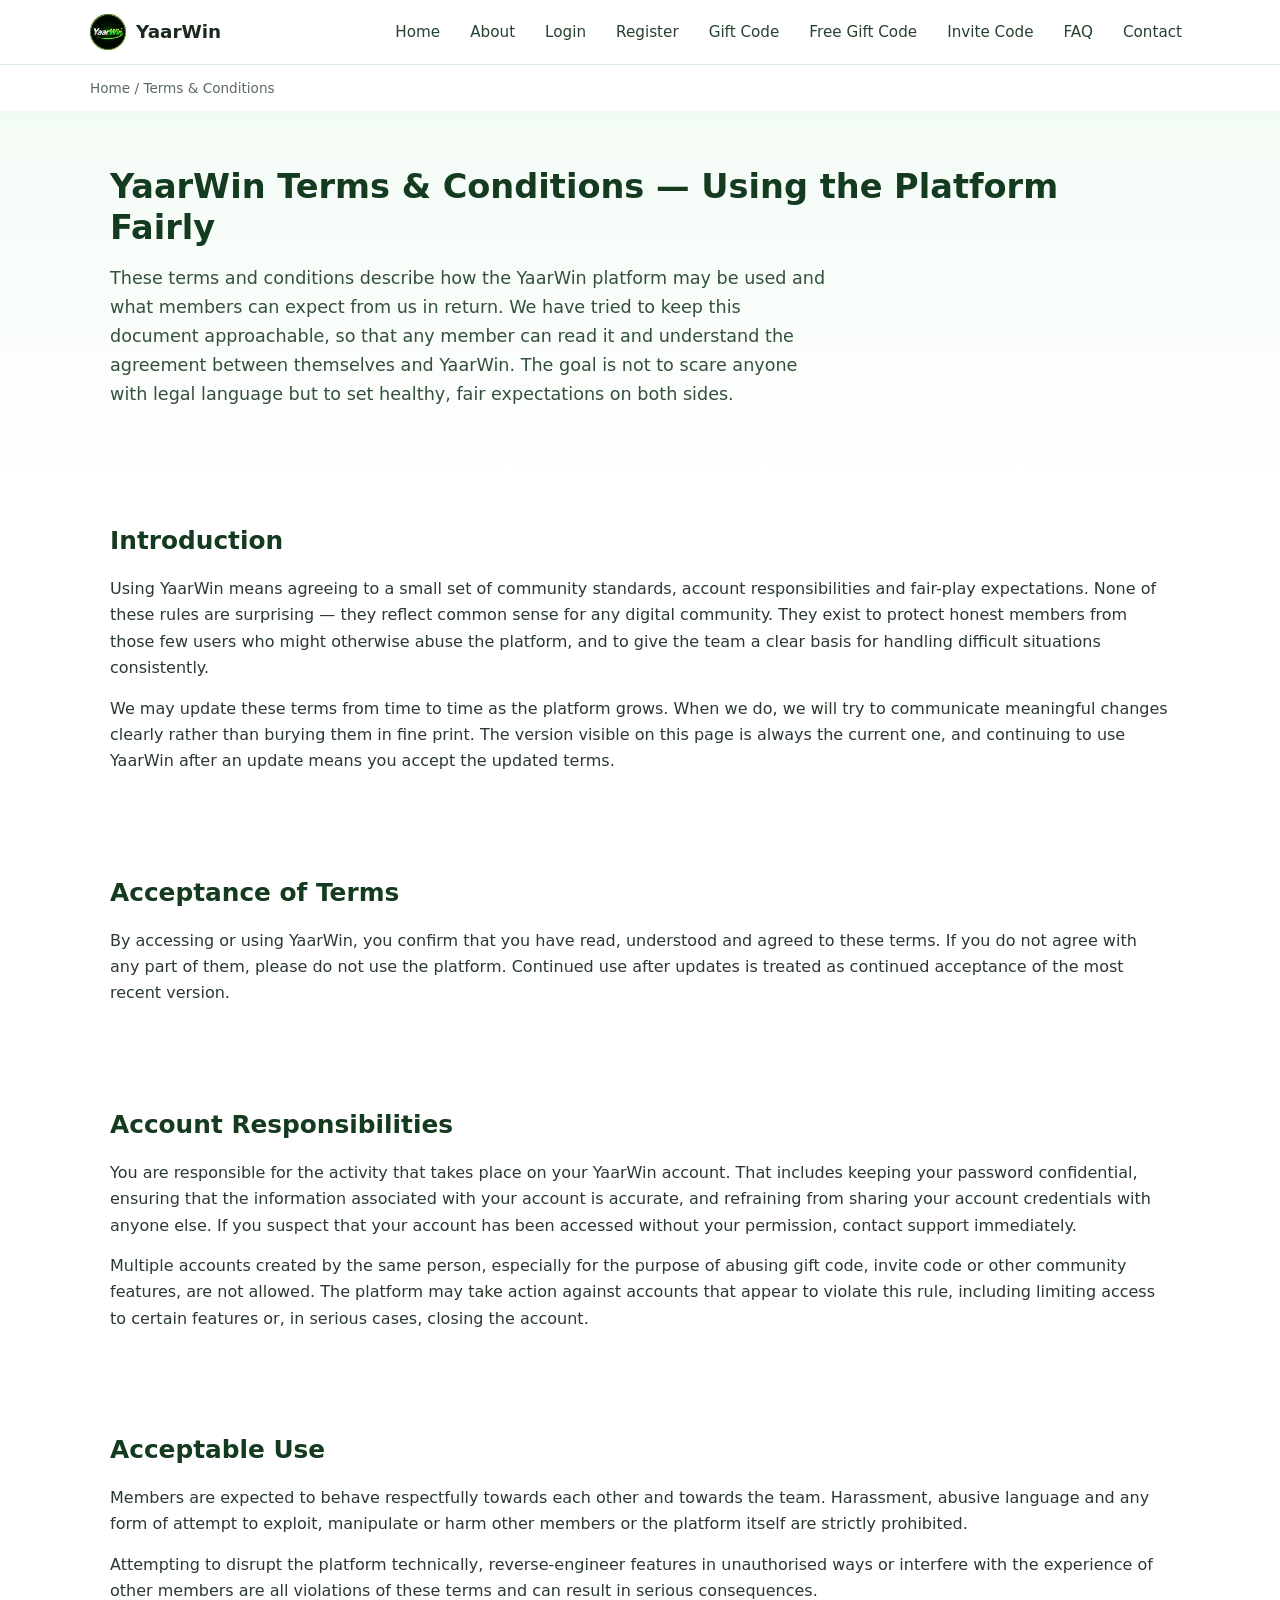
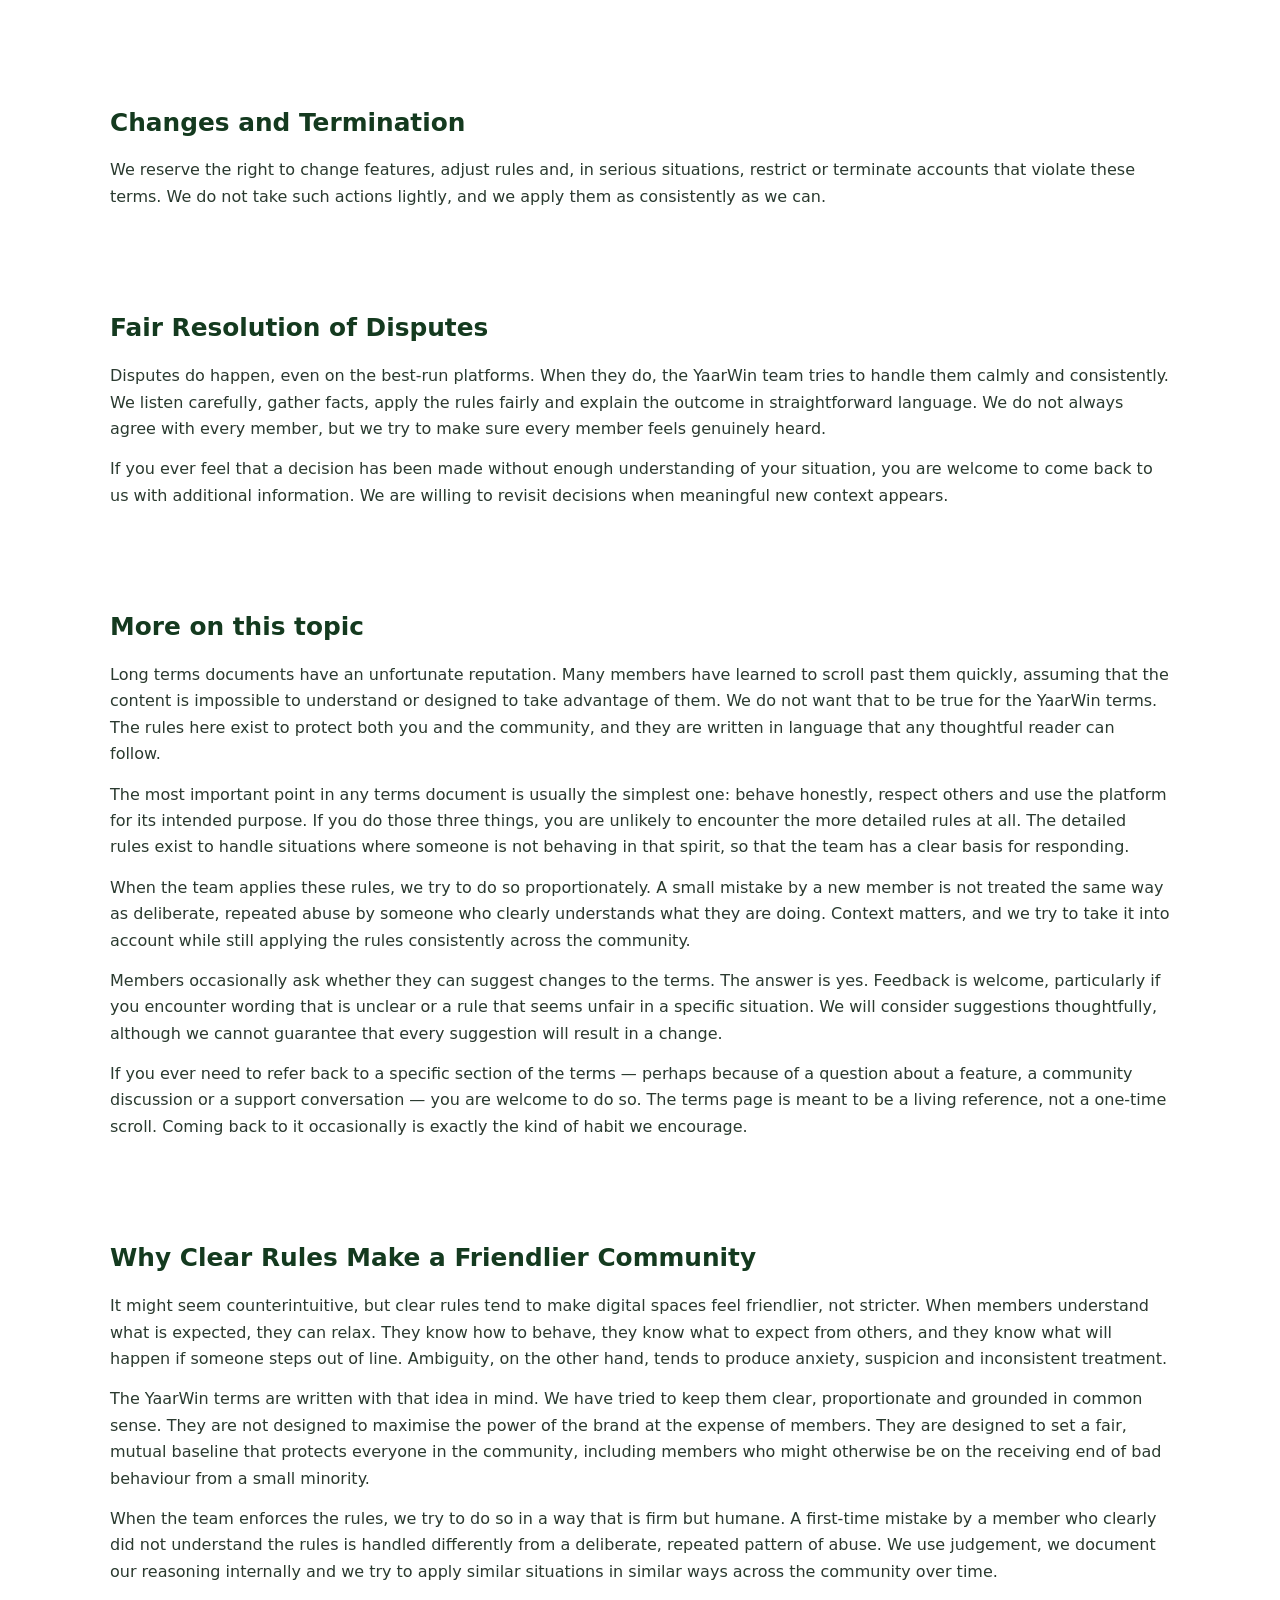
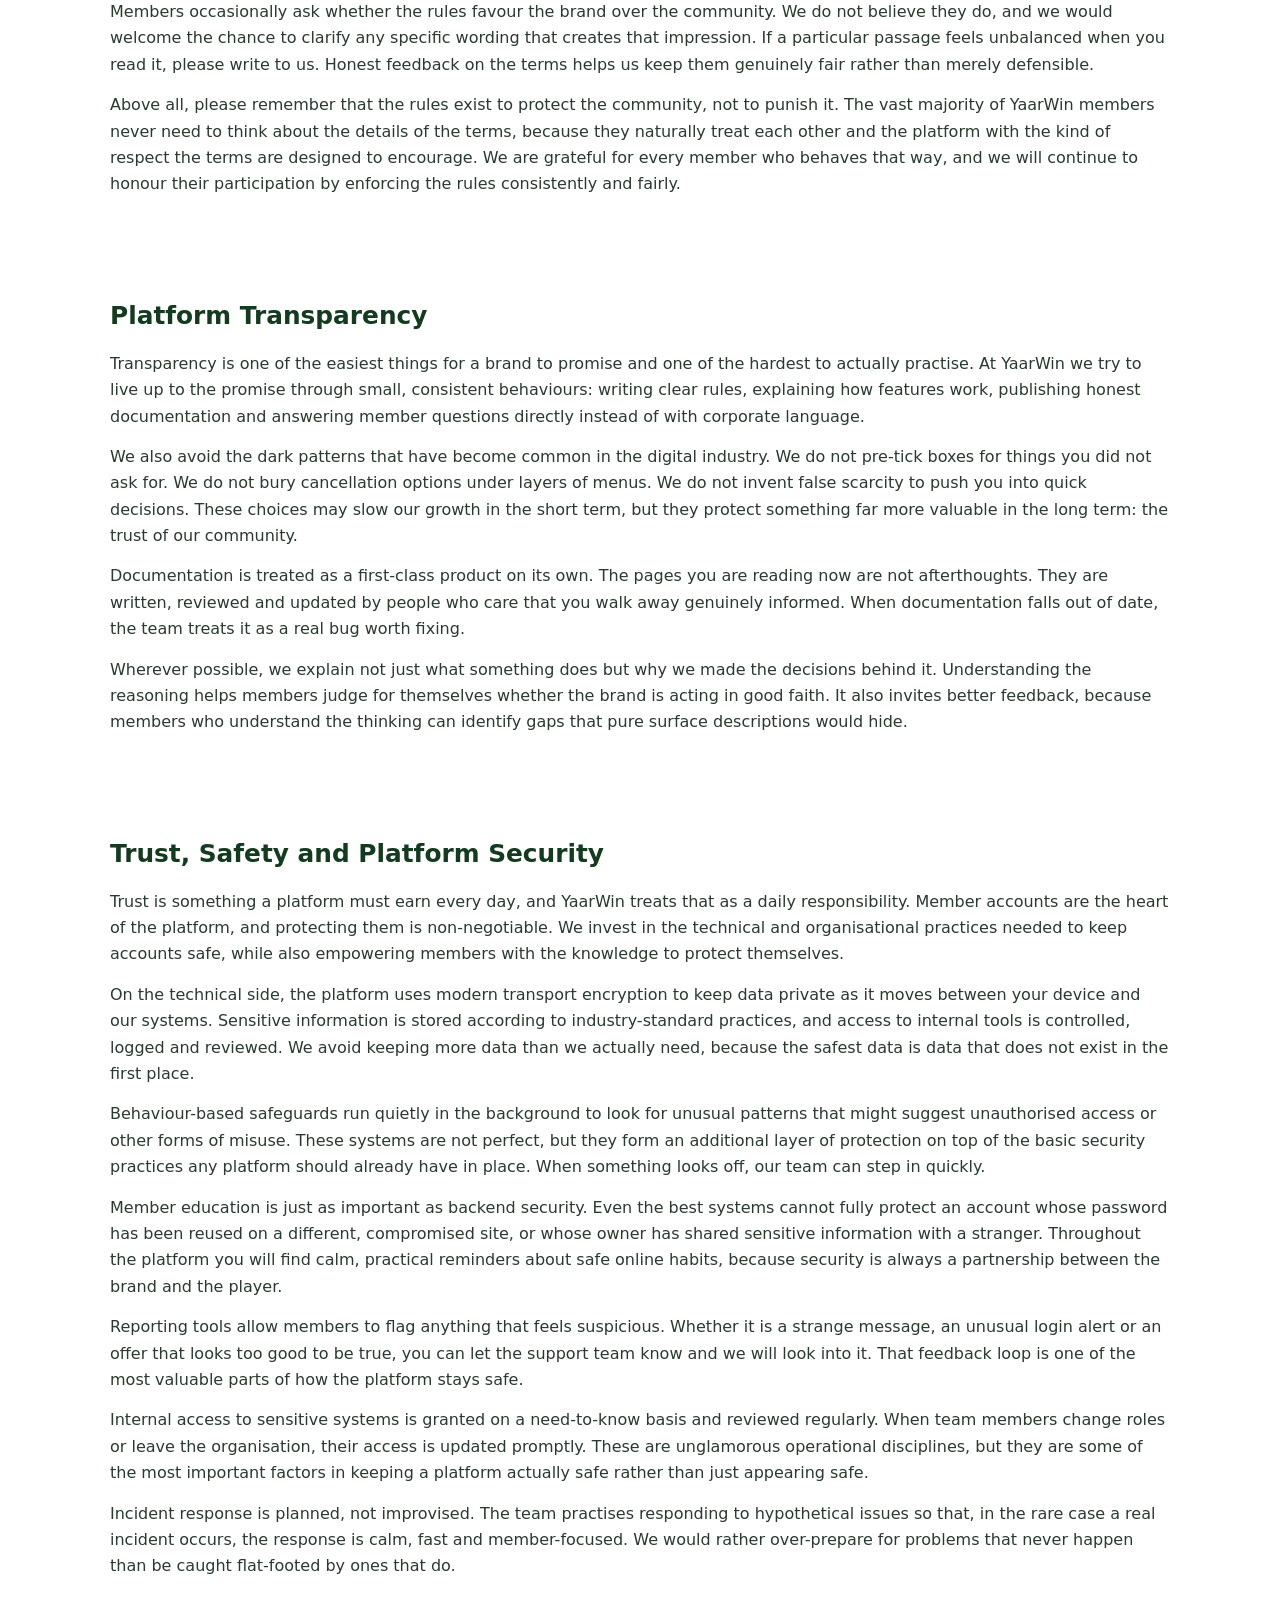
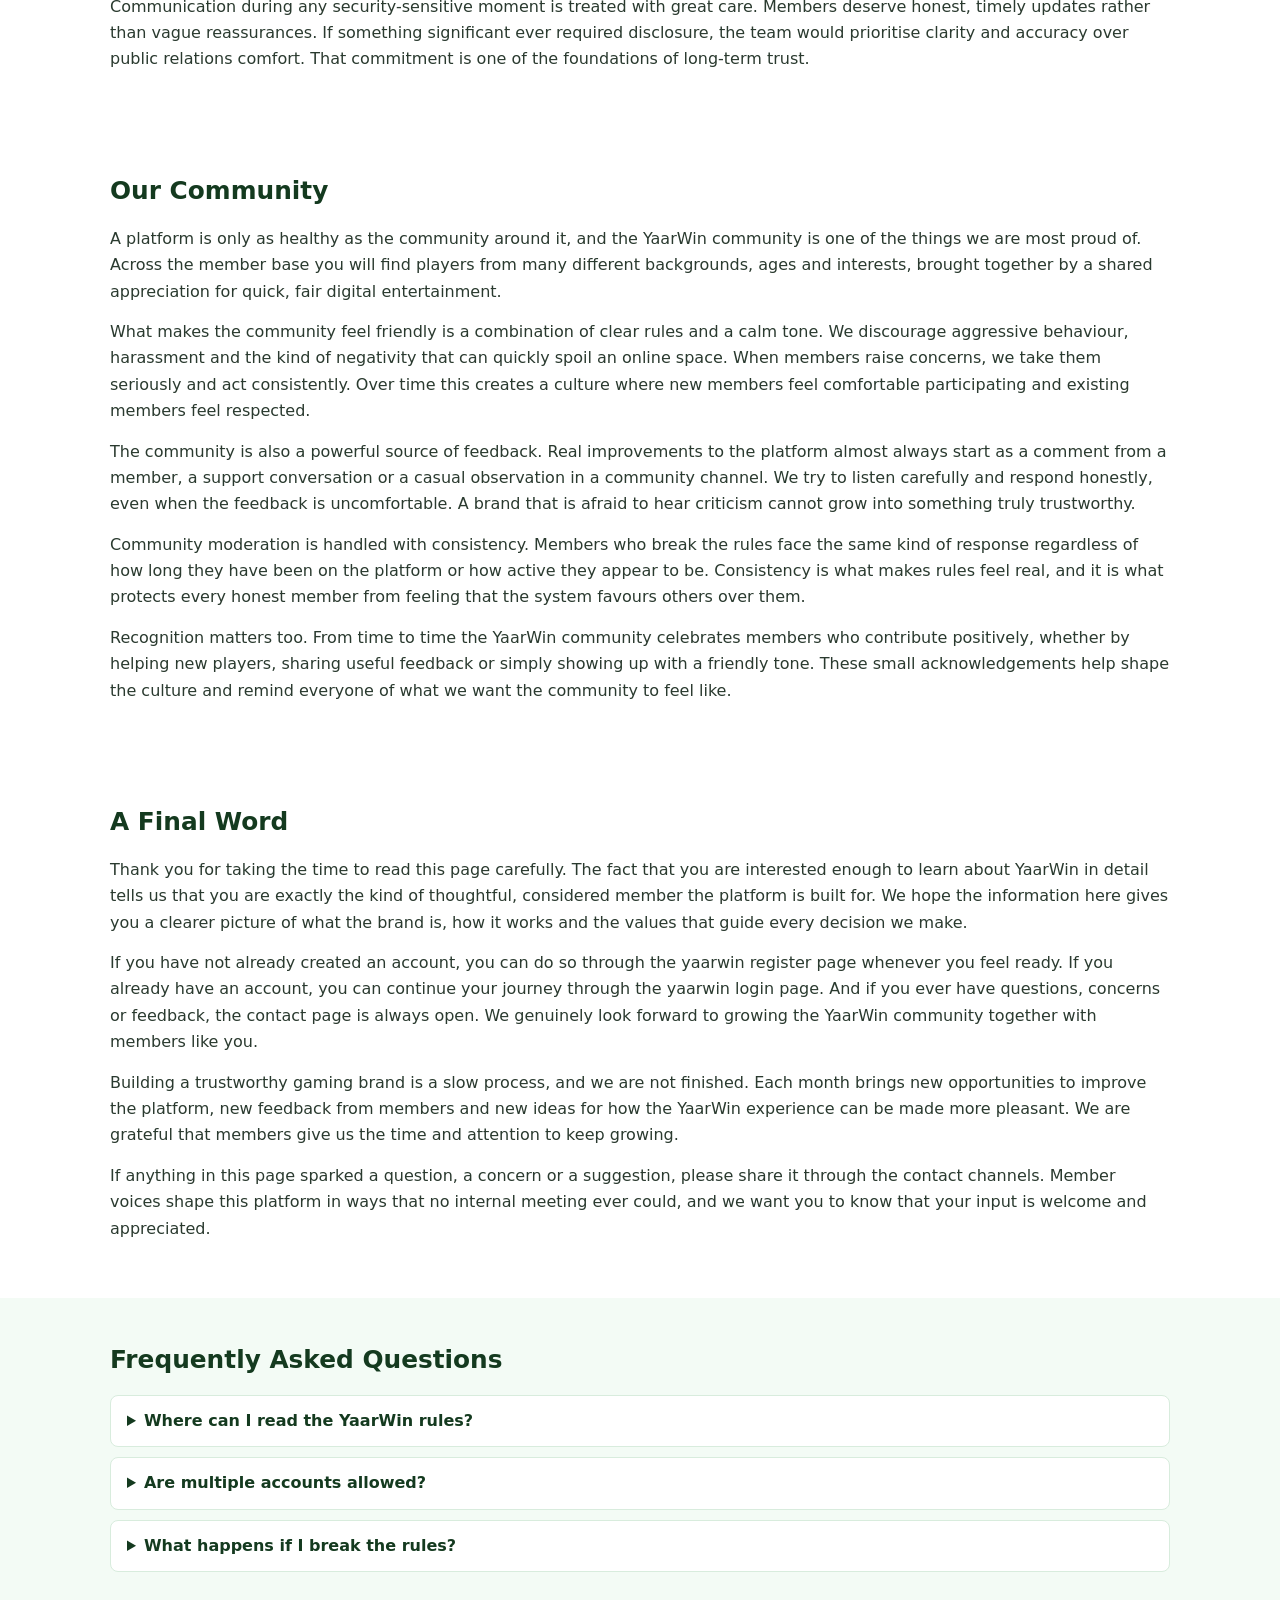
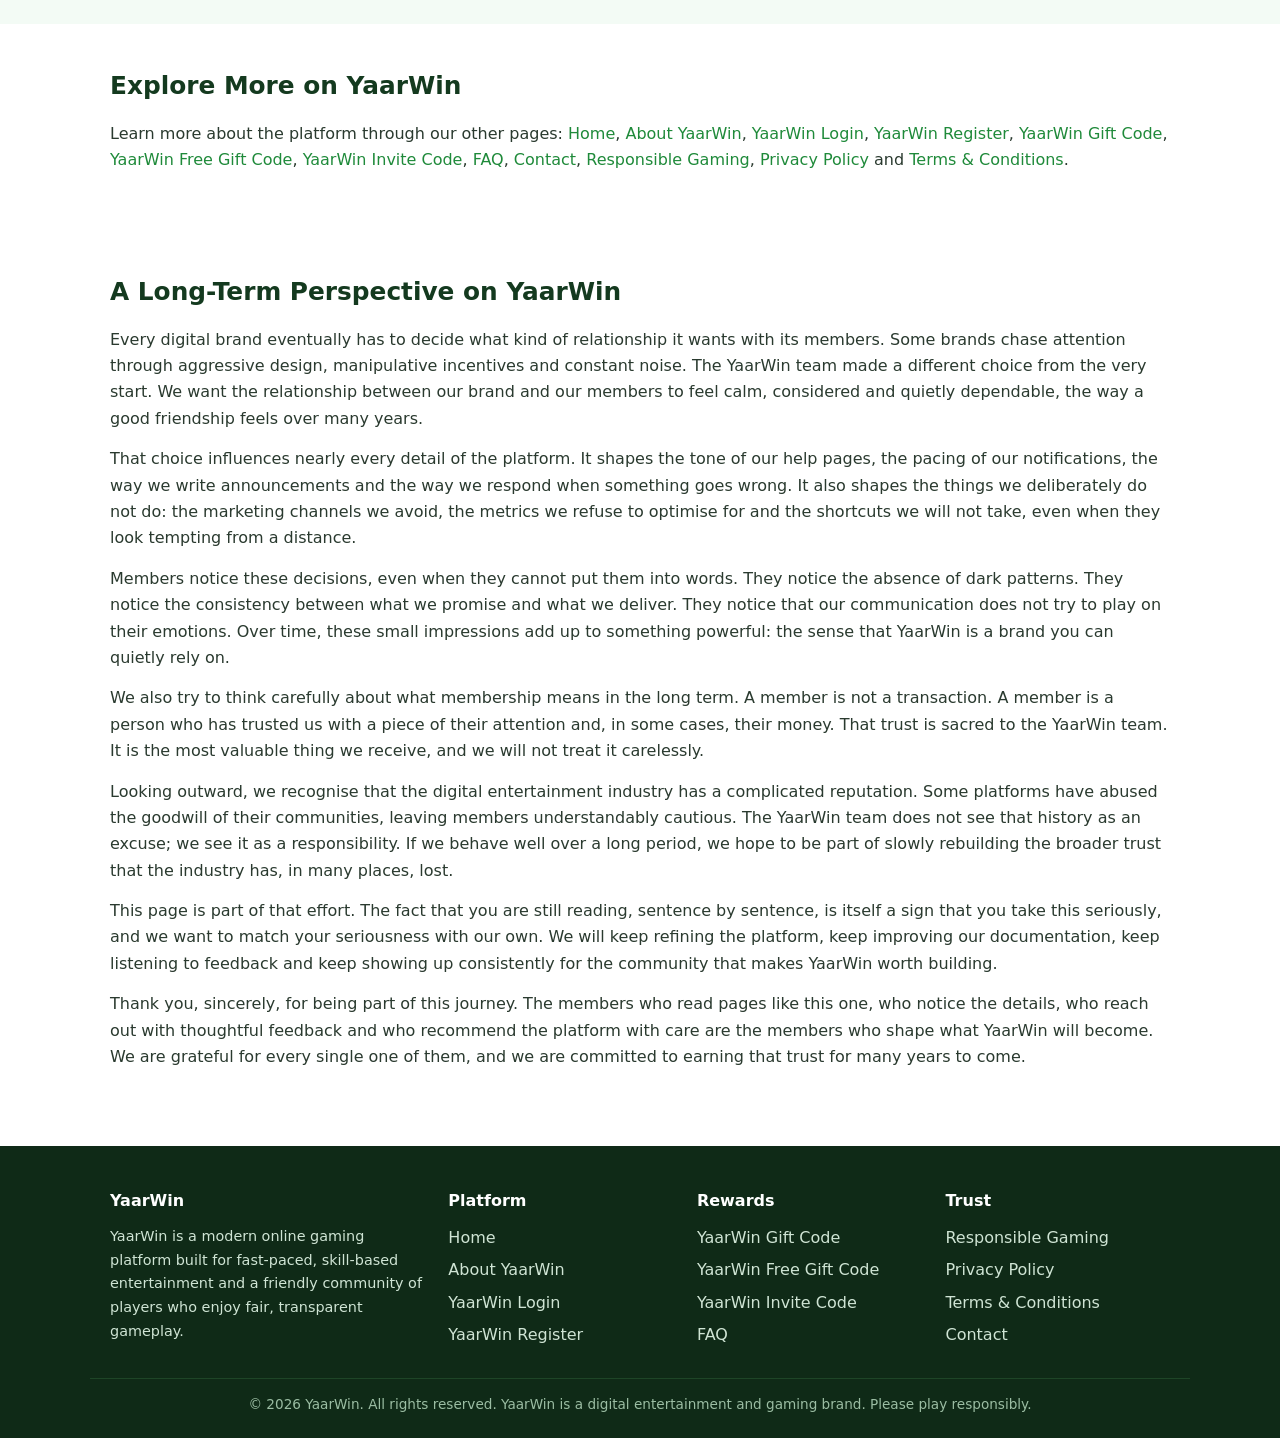
<file: terms.html>
<!doctype html>
<html lang="en">
<head>
<meta charset="utf-8">
<meta name="viewport" content="width=device-width,initial-scale=1">
<title>Terms &amp; Conditions — Using the YaarWin Platform</title>
<meta name="description" content="Terms and conditions for using YaarWin. Learn the rules of the platform, account responsibilities, fair-play expectations and community standards.">
<meta name="keywords" content="yaarwin terms, yaarwin conditions, yaarwin rules, yaarwin policy">
<meta name="author" content="YaarWin">
<meta name="robots" content="index,follow,max-snippet:-1,max-image-preview:large">
<meta name="theme-color" content="#34c759">
<link rel="canonical" href="https://yaarwinn.live/terms.html">
<link rel="icon" type="image/svg+xml" href="/assets/img/favicon.svg">
<link rel="apple-touch-icon" href="/assets/img/yaarwin-logo.jpg">
<link rel="preload" as="style" href="/assets/css/style.css">
<link rel="stylesheet" href="/assets/css/style.css">
<link rel="dns-prefetch" href="//yaarwinn.live">
<meta property="og:type" content="website">
<meta property="og:site_name" content="YaarWin">
<meta property="og:title" content="Terms &amp; Conditions — Using the YaarWin Platform">
<meta property="og:description" content="Terms and conditions for using YaarWin. Learn the rules of the platform, account responsibilities, fair-play expectations and community standards.">
<meta property="og:url" content="https://yaarwinn.live/terms.html">
<meta property="og:image" content="https://yaarwinn.live/assets/img/yaarwin-logo.jpg">
<meta name="twitter:card" content="summary_large_image">
<meta name="twitter:title" content="Terms &amp; Conditions — Using the YaarWin Platform">
<meta name="twitter:description" content="Terms and conditions for using YaarWin. Learn the rules of the platform, account responsibilities, fair-play expectations and community standards.">
<meta name="twitter:image" content="https://yaarwinn.live/assets/img/yaarwin-logo.jpg">
<script type="application/ld+json">{"@context":"https://schema.org","@type":"Organization","name":"YaarWin","url":"https://yaarwinn.live","logo":"https://yaarwinn.live/assets/img/yaarwin-logo.jpg","sameAs":[],"description":"YaarWin is a modern online gaming platform offering fast-paced, skill-based entertainment and a trusted community for players."}</script>
<script type="application/ld+json">{"@context":"https://schema.org","@type":"WebSite","name":"YaarWin","url":"https://yaarwinn.live"}</script>
<script type="application/ld+json">{"@context":"https://schema.org","@type":"WebPage","name":"Terms & Conditions \u2014 Using the YaarWin Platform","description":"Terms and conditions for using YaarWin. Learn the rules of the platform, account responsibilities, fair-play expectations and community standards.","url":"https://yaarwinn.live/terms.html","inLanguage":"en"}</script>
<script type="application/ld+json">{"@context":"https://schema.org","@type":"ImageObject","url":"https://yaarwinn.live/assets/img/yaarwin-logo.jpg","caption":"YaarWin official logo"}</script>
</head>
<body>
<header class="site-header">
<div class="container nav">
<a class="brand" href="/" aria-label="YaarWin home"><img src="/assets/img/yaarwin-logo.jpg" alt="YaarWin logo" width="36" height="36" loading="eager" decoding="async"><span>YaarWin</span></a>
<nav aria-label="Primary"><ul>
<li><a href="/">Home</a></li><li><a href="/about.html">About</a></li><li><a href="/login.html">Login</a></li><li><a href="/register.html">Register</a></li><li><a href="/giftcode.html">Gift Code</a></li><li><a href="/free-giftcode.html">Free Gift Code</a></li><li><a href="/invite-code.html">Invite Code</a></li><li><a href="/faq.html">FAQ</a></li><li><a href="/contact.html">Contact</a></li>
</ul></nav>
</div>
</header>

<div class="container breadcrumbs"><a href="/">Home</a> / <span aria-current="page">Terms &amp; Conditions</span></div><script type="application/ld+json">{"@context":"https://schema.org","@type":"BreadcrumbList","itemListElement":[{"@type":"ListItem","position":1,"name":"Home","item":"https://yaarwinn.live/"},{"@type":"ListItem","position":2,"name":"Terms & Conditions","item":"https://yaarwinn.live/terms.html"}]}</script>
<section class="hero"><div class="container"><h1>YaarWin Terms & Conditions — Using the Platform Fairly</h1><p class="lede">These terms and conditions describe how the YaarWin platform may be used and what members can expect from us in return. We have tried to keep this document approachable, so that any member can read it and understand the agreement between themselves and YaarWin. The goal is not to scare anyone with legal language but to set healthy, fair expectations on both sides.</p></div></section>
<section><div class="container"><h2>Introduction</h2><p>Using YaarWin means agreeing to a small set of community standards, account responsibilities and fair-play expectations. None of these rules are surprising — they reflect common sense for any digital community. They exist to protect honest members from those few users who might otherwise abuse the platform, and to give the team a clear basis for handling difficult situations consistently.</p>
<p>We may update these terms from time to time as the platform grows. When we do, we will try to communicate meaningful changes clearly rather than burying them in fine print. The version visible on this page is always the current one, and continuing to use YaarWin after an update means you accept the updated terms.</p></div></section>
<section><div class="container"><h2>Acceptance of Terms</h2><p>By accessing or using YaarWin, you confirm that you have read, understood and agreed to these terms. If you do not agree with any part of them, please do not use the platform. Continued use after updates is treated as continued acceptance of the most recent version.</p></div></section>
<section><div class="container"><h2>Account Responsibilities</h2><p>You are responsible for the activity that takes place on your YaarWin account. That includes keeping your password confidential, ensuring that the information associated with your account is accurate, and refraining from sharing your account credentials with anyone else. If you suspect that your account has been accessed without your permission, contact support immediately.</p>
<p>Multiple accounts created by the same person, especially for the purpose of abusing gift code, invite code or other community features, are not allowed. The platform may take action against accounts that appear to violate this rule, including limiting access to certain features or, in serious cases, closing the account.</p></div></section>
<section><div class="container"><h2>Acceptable Use</h2><p>Members are expected to behave respectfully towards each other and towards the team. Harassment, abusive language and any form of attempt to exploit, manipulate or harm other members or the platform itself are strictly prohibited.</p>
<p>Attempting to disrupt the platform technically, reverse-engineer features in unauthorised ways or interfere with the experience of other members are all violations of these terms and can result in serious consequences.</p></div></section>
<section><div class="container"><h2>Changes and Termination</h2><p>We reserve the right to change features, adjust rules and, in serious situations, restrict or terminate accounts that violate these terms. We do not take such actions lightly, and we apply them as consistently as we can.</p></div></section>
<section><div class="container"><h2>Fair Resolution of Disputes</h2><p>Disputes do happen, even on the best-run platforms. When they do, the YaarWin team tries to handle them calmly and consistently. We listen carefully, gather facts, apply the rules fairly and explain the outcome in straightforward language. We do not always agree with every member, but we try to make sure every member feels genuinely heard.</p>
<p>If you ever feel that a decision has been made without enough understanding of your situation, you are welcome to come back to us with additional information. We are willing to revisit decisions when meaningful new context appears.</p></div></section>
<section><div class="container"><h2>More on this topic</h2><p>Long terms documents have an unfortunate reputation. Many members have learned to scroll past them quickly, assuming that the content is impossible to understand or designed to take advantage of them. We do not want that to be true for the YaarWin terms. The rules here exist to protect both you and the community, and they are written in language that any thoughtful reader can follow.</p>
<p>The most important point in any terms document is usually the simplest one: behave honestly, respect others and use the platform for its intended purpose. If you do those three things, you are unlikely to encounter the more detailed rules at all. The detailed rules exist to handle situations where someone is not behaving in that spirit, so that the team has a clear basis for responding.</p>
<p>When the team applies these rules, we try to do so proportionately. A small mistake by a new member is not treated the same way as deliberate, repeated abuse by someone who clearly understands what they are doing. Context matters, and we try to take it into account while still applying the rules consistently across the community.</p>
<p>Members occasionally ask whether they can suggest changes to the terms. The answer is yes. Feedback is welcome, particularly if you encounter wording that is unclear or a rule that seems unfair in a specific situation. We will consider suggestions thoughtfully, although we cannot guarantee that every suggestion will result in a change.</p>
<p>If you ever need to refer back to a specific section of the terms — perhaps because of a question about a feature, a community discussion or a support conversation — you are welcome to do so. The terms page is meant to be a living reference, not a one-time scroll. Coming back to it occasionally is exactly the kind of habit we encourage.</p></div></section>
<section><div class="container"><h2>Why Clear Rules Make a Friendlier Community</h2><p>It might seem counterintuitive, but clear rules tend to make digital spaces feel friendlier, not stricter. When members understand what is expected, they can relax. They know how to behave, they know what to expect from others, and they know what will happen if someone steps out of line. Ambiguity, on the other hand, tends to produce anxiety, suspicion and inconsistent treatment.</p>
<p>The YaarWin terms are written with that idea in mind. We have tried to keep them clear, proportionate and grounded in common sense. They are not designed to maximise the power of the brand at the expense of members. They are designed to set a fair, mutual baseline that protects everyone in the community, including members who might otherwise be on the receiving end of bad behaviour from a small minority.</p>
<p>When the team enforces the rules, we try to do so in a way that is firm but humane. A first-time mistake by a member who clearly did not understand the rules is handled differently from a deliberate, repeated pattern of abuse. We use judgement, we document our reasoning internally and we try to apply similar situations in similar ways across the community over time.</p>
<p>Members occasionally ask whether the rules favour the brand over the community. We do not believe they do, and we would welcome the chance to clarify any specific wording that creates that impression. If a particular passage feels unbalanced when you read it, please write to us. Honest feedback on the terms helps us keep them genuinely fair rather than merely defensible.</p>
<p>Above all, please remember that the rules exist to protect the community, not to punish it. The vast majority of YaarWin members never need to think about the details of the terms, because they naturally treat each other and the platform with the kind of respect the terms are designed to encourage. We are grateful for every member who behaves that way, and we will continue to honour their participation by enforcing the rules consistently and fairly.</p></div></section>
<section><div class="container"><h2>Platform Transparency</h2><p>Transparency is one of the easiest things for a brand to promise and one of the hardest to actually practise. At YaarWin we try to live up to the promise through small, consistent behaviours: writing clear rules, explaining how features work, publishing honest documentation and answering member questions directly instead of with corporate language.</p>
<p>We also avoid the dark patterns that have become common in the digital industry. We do not pre-tick boxes for things you did not ask for. We do not bury cancellation options under layers of menus. We do not invent false scarcity to push you into quick decisions. These choices may slow our growth in the short term, but they protect something far more valuable in the long term: the trust of our community.</p>
<p>Documentation is treated as a first-class product on its own. The pages you are reading now are not afterthoughts. They are written, reviewed and updated by people who care that you walk away genuinely informed. When documentation falls out of date, the team treats it as a real bug worth fixing.</p>
<p>Wherever possible, we explain not just what something does but why we made the decisions behind it. Understanding the reasoning helps members judge for themselves whether the brand is acting in good faith. It also invites better feedback, because members who understand the thinking can identify gaps that pure surface descriptions would hide.</p></div></section>
<section><div class="container"><h2>Trust, Safety and Platform Security</h2><p>Trust is something a platform must earn every day, and YaarWin treats that as a daily responsibility. Member accounts are the heart of the platform, and protecting them is non-negotiable. We invest in the technical and organisational practices needed to keep accounts safe, while also empowering members with the knowledge to protect themselves.</p>
<p>On the technical side, the platform uses modern transport encryption to keep data private as it moves between your device and our systems. Sensitive information is stored according to industry-standard practices, and access to internal tools is controlled, logged and reviewed. We avoid keeping more data than we actually need, because the safest data is data that does not exist in the first place.</p>
<p>Behaviour-based safeguards run quietly in the background to look for unusual patterns that might suggest unauthorised access or other forms of misuse. These systems are not perfect, but they form an additional layer of protection on top of the basic security practices any platform should already have in place. When something looks off, our team can step in quickly.</p>
<p>Member education is just as important as backend security. Even the best systems cannot fully protect an account whose password has been reused on a different, compromised site, or whose owner has shared sensitive information with a stranger. Throughout the platform you will find calm, practical reminders about safe online habits, because security is always a partnership between the brand and the player.</p>
<p>Reporting tools allow members to flag anything that feels suspicious. Whether it is a strange message, an unusual login alert or an offer that looks too good to be true, you can let the support team know and we will look into it. That feedback loop is one of the most valuable parts of how the platform stays safe.</p>
<p>Internal access to sensitive systems is granted on a need-to-know basis and reviewed regularly. When team members change roles or leave the organisation, their access is updated promptly. These are unglamorous operational disciplines, but they are some of the most important factors in keeping a platform actually safe rather than just appearing safe.</p>
<p>Incident response is planned, not improvised. The team practises responding to hypothetical issues so that, in the rare case a real incident occurs, the response is calm, fast and member-focused. We would rather over-prepare for problems that never happen than be caught flat-footed by ones that do.</p>
<p>Communication during any security-sensitive moment is treated with great care. Members deserve honest, timely updates rather than vague reassurances. If something significant ever required disclosure, the team would prioritise clarity and accuracy over public relations comfort. That commitment is one of the foundations of long-term trust.</p></div></section>
<section><div class="container"><h2>Our Community</h2><p>A platform is only as healthy as the community around it, and the YaarWin community is one of the things we are most proud of. Across the member base you will find players from many different backgrounds, ages and interests, brought together by a shared appreciation for quick, fair digital entertainment.</p>
<p>What makes the community feel friendly is a combination of clear rules and a calm tone. We discourage aggressive behaviour, harassment and the kind of negativity that can quickly spoil an online space. When members raise concerns, we take them seriously and act consistently. Over time this creates a culture where new members feel comfortable participating and existing members feel respected.</p>
<p>The community is also a powerful source of feedback. Real improvements to the platform almost always start as a comment from a member, a support conversation or a casual observation in a community channel. We try to listen carefully and respond honestly, even when the feedback is uncomfortable. A brand that is afraid to hear criticism cannot grow into something truly trustworthy.</p>
<p>Community moderation is handled with consistency. Members who break the rules face the same kind of response regardless of how long they have been on the platform or how active they appear to be. Consistency is what makes rules feel real, and it is what protects every honest member from feeling that the system favours others over them.</p>
<p>Recognition matters too. From time to time the YaarWin community celebrates members who contribute positively, whether by helping new players, sharing useful feedback or simply showing up with a friendly tone. These small acknowledgements help shape the culture and remind everyone of what we want the community to feel like.</p></div></section>
<section><div class="container"><h2>A Final Word</h2><p>Thank you for taking the time to read this page carefully. The fact that you are interested enough to learn about YaarWin in detail tells us that you are exactly the kind of thoughtful, considered member the platform is built for. We hope the information here gives you a clearer picture of what the brand is, how it works and the values that guide every decision we make.</p>
<p>If you have not already created an account, you can do so through the yaarwin register page whenever you feel ready. If you already have an account, you can continue your journey through the yaarwin login page. And if you ever have questions, concerns or feedback, the contact page is always open. We genuinely look forward to growing the YaarWin community together with members like you.</p>
<p>Building a trustworthy gaming brand is a slow process, and we are not finished. Each month brings new opportunities to improve the platform, new feedback from members and new ideas for how the YaarWin experience can be made more pleasant. We are grateful that members give us the time and attention to keep growing.</p>
<p>If anything in this page sparked a question, a concern or a suggestion, please share it through the contact channels. Member voices shape this platform in ways that no internal meeting ever could, and we want you to know that your input is welcome and appreciated.</p></div></section>
<section class="bg-soft"><div class="container"><h2>Frequently Asked Questions</h2><div class="faq"><details><summary>Where can I read the YaarWin rules?</summary><p>The most current rules and expectations are listed on this terms page, and we recommend reading them carefully.</p></details>
<details><summary>Are multiple accounts allowed?</summary><p>No. Creating multiple accounts to abuse community features is prohibited and may result in restrictions.</p></details>
<details><summary>What happens if I break the rules?</summary><p>The platform may apply consequences proportionate to the situation, ranging from feature limits to account closure for serious cases.</p></details></div><script type="application/ld+json">{"@context":"https://schema.org","@type":"FAQPage","mainEntity":[{"@type":"Question","name":"Where can I read the YaarWin rules?","acceptedAnswer":{"@type":"Answer","text":"The most current rules and expectations are listed on this terms page, and we recommend reading them carefully."}},{"@type":"Question","name":"Are multiple accounts allowed?","acceptedAnswer":{"@type":"Answer","text":"No. Creating multiple accounts to abuse community features is prohibited and may result in restrictions."}},{"@type":"Question","name":"What happens if I break the rules?","acceptedAnswer":{"@type":"Answer","text":"The platform may apply consequences proportionate to the situation, ranging from feature limits to account closure for serious cases."}}]}</script></div></section>
<section><div class="container"><h2>Explore More on YaarWin</h2><p>Learn more about the platform through our other pages: <a href="/">Home</a>, <a href="/about.html">About YaarWin</a>, <a href="/login.html">YaarWin Login</a>, <a href="/register.html">YaarWin Register</a>, <a href="/giftcode.html">YaarWin Gift Code</a>, <a href="/free-giftcode.html">YaarWin Free Gift Code</a>, <a href="/invite-code.html">YaarWin Invite Code</a>, <a href="/faq.html">FAQ</a>, <a href="/contact.html">Contact</a>, <a href="/responsible-gaming.html">Responsible Gaming</a>, <a href="/privacy-policy.html">Privacy Policy</a> and <a href="/terms.html">Terms &amp; Conditions</a>.</p></div></section>

<section><div class="container"><h2>A Long-Term Perspective on YaarWin</h2><p>Every digital brand eventually has to decide what kind of relationship it wants with its members. Some brands chase attention through aggressive design, manipulative incentives and constant noise. The YaarWin team made a different choice from the very start. We want the relationship between our brand and our members to feel calm, considered and quietly dependable, the way a good friendship feels over many years.</p>
<p>That choice influences nearly every detail of the platform. It shapes the tone of our help pages, the pacing of our notifications, the way we write announcements and the way we respond when something goes wrong. It also shapes the things we deliberately do not do: the marketing channels we avoid, the metrics we refuse to optimise for and the shortcuts we will not take, even when they look tempting from a distance.</p>
<p>Members notice these decisions, even when they cannot put them into words. They notice the absence of dark patterns. They notice the consistency between what we promise and what we deliver. They notice that our communication does not try to play on their emotions. Over time, these small impressions add up to something powerful: the sense that YaarWin is a brand you can quietly rely on.</p>
<p>We also try to think carefully about what membership means in the long term. A member is not a transaction. A member is a person who has trusted us with a piece of their attention and, in some cases, their money. That trust is sacred to the YaarWin team. It is the most valuable thing we receive, and we will not treat it carelessly.</p>
<p>Looking outward, we recognise that the digital entertainment industry has a complicated reputation. Some platforms have abused the goodwill of their communities, leaving members understandably cautious. The YaarWin team does not see that history as an excuse; we see it as a responsibility. If we behave well over a long period, we hope to be part of slowly rebuilding the broader trust that the industry has, in many places, lost.</p>
<p>This page is part of that effort. The fact that you are still reading, sentence by sentence, is itself a sign that you take this seriously, and we want to match your seriousness with our own. We will keep refining the platform, keep improving our documentation, keep listening to feedback and keep showing up consistently for the community that makes YaarWin worth building.</p>
<p>Thank you, sincerely, for being part of this journey. The members who read pages like this one, who notice the details, who reach out with thoughtful feedback and who recommend the platform with care are the members who shape what YaarWin will become. We are grateful for every single one of them, and we are committed to earning that trust for many years to come.</p></div></section>
<footer class="site-footer">
<div class="container footer-grid">
<div>
<h4>YaarWin</h4>
<p style="color:#cfe4d4;font-size:.9rem">YaarWin is a modern online gaming platform built for fast-paced, skill-based entertainment and a friendly community of players who enjoy fair, transparent gameplay.</p>
</div>
<div>
<h4>Platform</h4>
<ul>
<li><a href="/">Home</a></li>
<li><a href="/about.html">About YaarWin</a></li>
<li><a href="/login.html">YaarWin Login</a></li>
<li><a href="/register.html">YaarWin Register</a></li>
</ul>
</div>
<div>
<h4>Rewards</h4>
<ul>
<li><a href="/giftcode.html">YaarWin Gift Code</a></li>
<li><a href="/free-giftcode.html">YaarWin Free Gift Code</a></li>
<li><a href="/invite-code.html">YaarWin Invite Code</a></li>
<li><a href="/faq.html">FAQ</a></li>
</ul>
</div>
<div>
<h4>Trust</h4>
<ul>
<li><a href="/responsible-gaming.html">Responsible Gaming</a></li>
<li><a href="/privacy-policy.html">Privacy Policy</a></li>
<li><a href="/terms.html">Terms &amp; Conditions</a></li>
<li><a href="/contact.html">Contact</a></li>
</ul>
</div>
</div>
<div class="container copy">© 2026 YaarWin. All rights reserved. YaarWin is a digital entertainment and gaming brand. Please play responsibly.</div>
</footer>
</body>
</html>
</file>
<file: assets/css/style.css>
/* YaarWin — lightweight CSS */
*,*::before,*::after{box-sizing:border-box;margin:0;padding:0}
html{-webkit-text-size-adjust:100%;scroll-behavior:smooth}
body{font-family:system-ui,-apple-system,Segoe UI,Roboto,Helvetica,Arial,sans-serif;line-height:1.65;color:#1b2a1f;background:#ffffff;font-size:16px}
img{max-width:100%;height:auto;display:block}
a{color:#1f8a3a;text-decoration:none}
a:hover{text-decoration:underline}
:root{
  --green:#1f8a3a;
  --green-2:#34c759;
  --green-light:#e9f9ee;
  --green-soft:#f3fbf5;
  --ink:#1b2a1f;
  --muted:#5a6b5e;
  --border:#d8ecdd;
  --max:1100px;
}
.container{max-width:var(--max);margin:0 auto;padding:0 20px}
header.site-header{background:#fff;border-bottom:1px solid var(--border);position:sticky;top:0;z-index:50}
.nav{display:flex;align-items:center;justify-content:space-between;padding:14px 0;gap:16px;flex-wrap:wrap}
.brand{display:flex;align-items:center;gap:10px;font-weight:700;color:var(--ink);font-size:1.15rem}
.brand img{width:36px;height:36px;border-radius:50%}
.nav ul{list-style:none;display:flex;flex-wrap:wrap;gap:6px 14px}
.nav ul a{color:#26412e;font-size:.95rem;padding:6px 8px;border-radius:6px}
.nav ul a:hover{background:var(--green-light);text-decoration:none}
.btn{display:inline-block;background:var(--green);color:#fff;padding:11px 20px;border-radius:8px;font-weight:600;border:0;cursor:pointer;font-size:.95rem}
.btn:hover{background:#176a2c;text-decoration:none;color:#fff}
.btn-outline{background:#fff;color:var(--green);border:1.5px solid var(--green)}
.btn-outline:hover{background:var(--green-light);color:var(--green)}
.hero{background:linear-gradient(180deg,var(--green-soft),#fff);padding:56px 0 48px}
.hero h1{font-size:2.1rem;line-height:1.2;margin-bottom:16px;color:#143a1f}
.hero p.lede{font-size:1.1rem;color:#33503b;max-width:720px;margin-bottom:22px}
.hero .cta{display:flex;flex-wrap:wrap;gap:12px}
.breadcrumbs{font-size:.85rem;color:var(--muted);padding:12px 0}
.breadcrumbs a{color:var(--muted)}
section{padding:42px 0}
section h2{font-size:1.55rem;margin-bottom:14px;color:#143a1f}
section h3{font-size:1.15rem;margin:20px 0 8px;color:#1f5a2c}
section p{margin-bottom:14px;color:#2a3a2f}
section ul,section ol{margin:0 0 16px 22px}
section li{margin-bottom:6px}
.grid{display:grid;gap:18px}
.grid-3{grid-template-columns:repeat(3,1fr)}
.grid-2{grid-template-columns:repeat(2,1fr)}
@media(max-width:780px){.grid-3,.grid-2{grid-template-columns:1fr}.hero h1{font-size:1.65rem}}
.card{background:#fff;border:1px solid var(--border);border-radius:10px;padding:18px}
.card h3{margin-top:0}
.bg-soft{background:var(--green-soft)}
.image-block{margin:18px 0;border:1px solid var(--border);border-radius:10px;overflow:hidden;background:#fff}
.image-block img{width:100%;aspect-ratio:auto}
figure{margin:18px 0}
figcaption{font-size:.85rem;color:var(--muted);text-align:center;padding:8px}
.faq details{background:#fff;border:1px solid var(--border);border-radius:8px;padding:12px 16px;margin-bottom:10px}
.faq summary{cursor:pointer;font-weight:600;color:#143a1f}
.faq p{margin-top:8px}
footer.site-footer{background:#0f2a17;color:#cfe4d4;padding:42px 0 22px;margin-top:20px}
footer h4{color:#fff;margin-bottom:10px;font-size:1rem}
footer ul{list-style:none}
footer ul li{margin-bottom:6px}
footer a{color:#cfe4d4}
footer a:hover{color:#fff}
.footer-grid{display:grid;grid-template-columns:1.4fr 1fr 1fr 1fr;gap:24px}
@media(max-width:780px){.footer-grid{grid-template-columns:1fr 1fr}}
.copy{border-top:1px solid #1e4527;margin-top:24px;padding-top:14px;font-size:.85rem;color:#9bbda3;text-align:center}
.notice{background:var(--green-light);border-left:4px solid var(--green);padding:14px 16px;border-radius:6px;margin:16px 0;color:#1b3a23}
table.tbl{width:100%;border-collapse:collapse;margin:14px 0;font-size:.95rem}
table.tbl th,table.tbl td{border:1px solid var(--border);padding:10px;text-align:left}
table.tbl th{background:var(--green-light);color:#143a1f}
</file>
